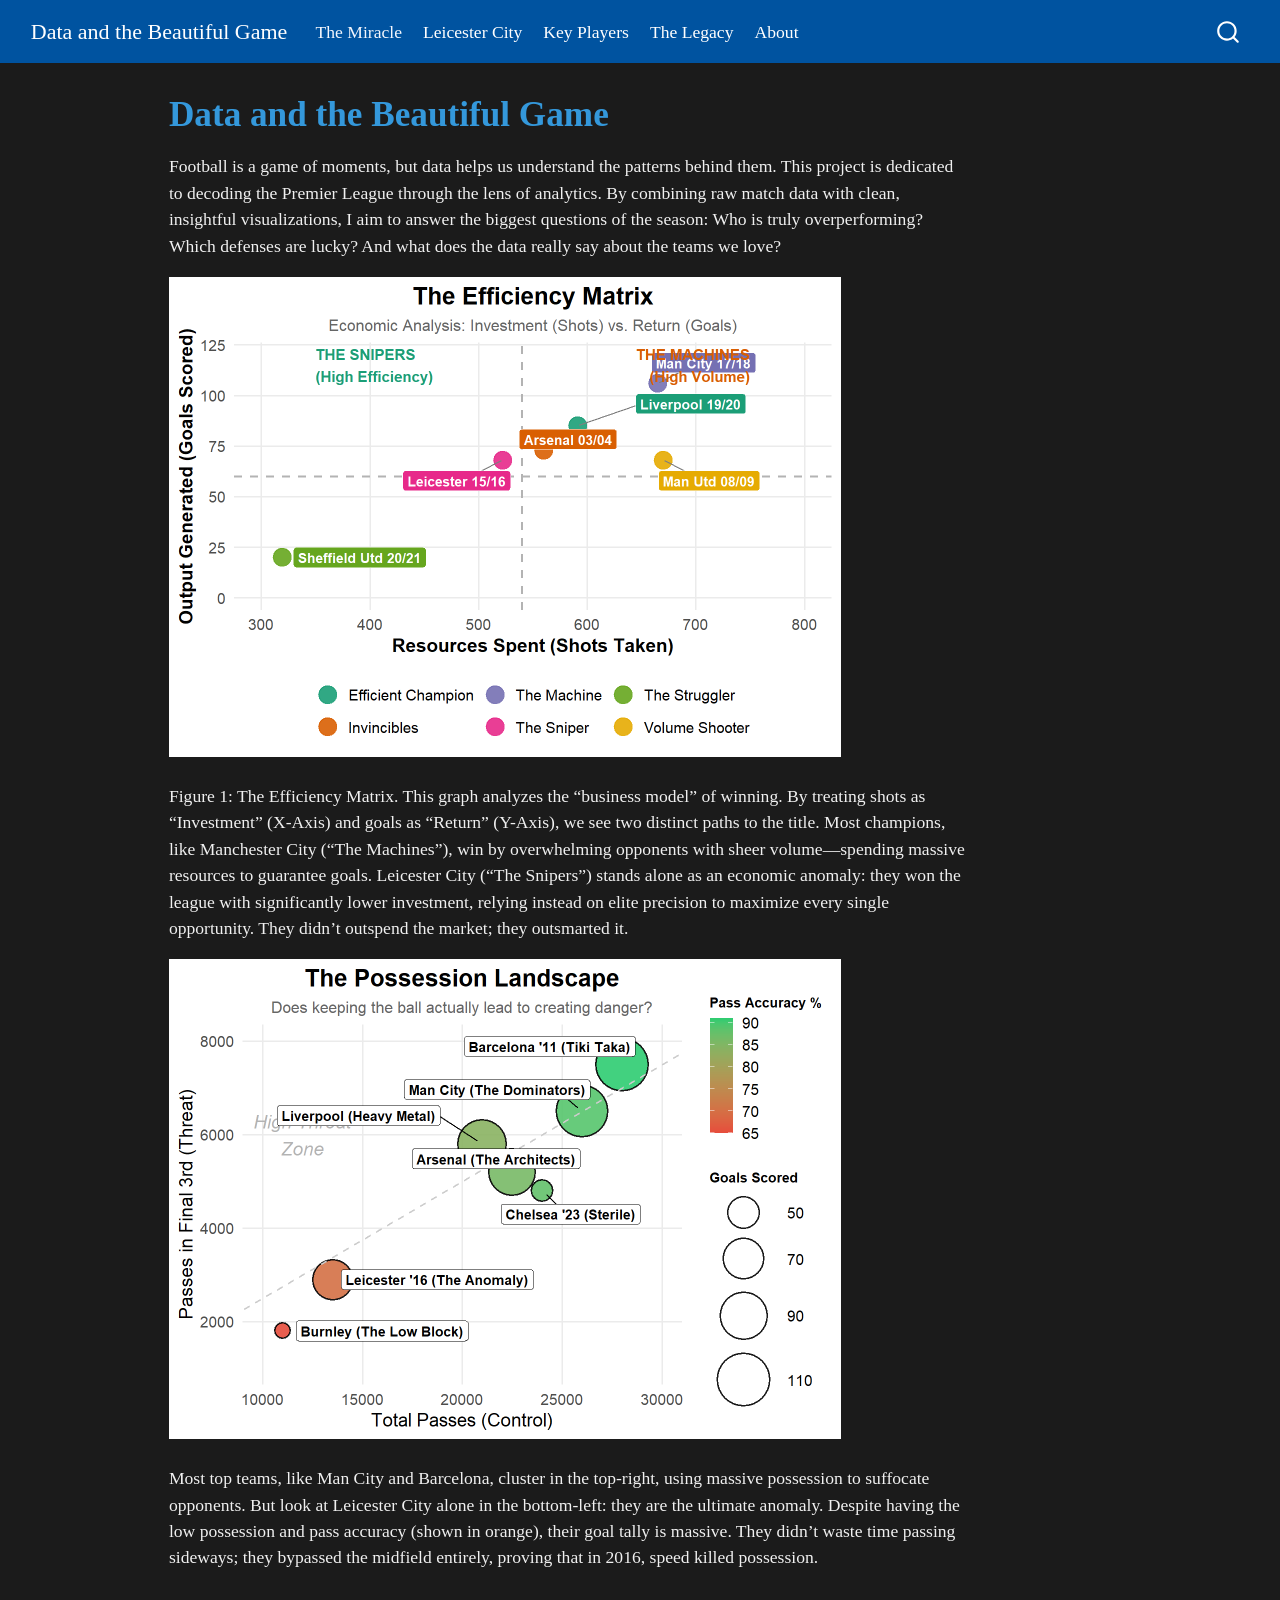
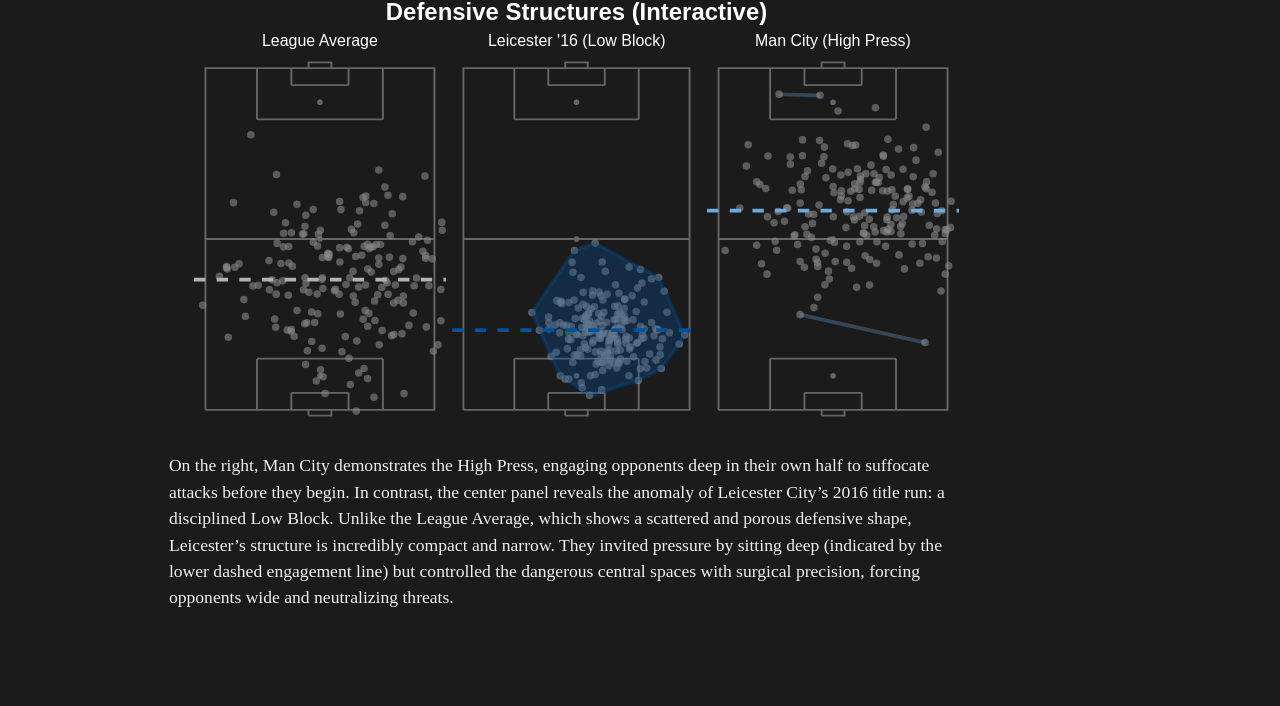
<file: index.html>
<!DOCTYPE html>
<html xmlns="http://www.w3.org/1999/xhtml" lang="en" xml:lang="en"><head>

<meta charset="utf-8">
<meta name="generator" content="quarto-1.7.32">

<meta name="viewport" content="width=device-width, initial-scale=1.0, user-scalable=yes">


<title>Data and the Beautiful Game</title>
<style>
code{white-space: pre-wrap;}
span.smallcaps{font-variant: small-caps;}
div.columns{display: flex; gap: min(4vw, 1.5em);}
div.column{flex: auto; overflow-x: auto;}
div.hanging-indent{margin-left: 1.5em; text-indent: -1.5em;}
ul.task-list{list-style: none;}
ul.task-list li input[type="checkbox"] {
  width: 0.8em;
  margin: 0 0.8em 0.2em -1em; /* quarto-specific, see https://github.com/quarto-dev/quarto-cli/issues/4556 */ 
  vertical-align: middle;
}
</style>


<script src="site_libs/quarto-nav/quarto-nav.js"></script>
<script src="site_libs/quarto-nav/headroom.min.js"></script>
<script src="site_libs/clipboard/clipboard.min.js"></script>
<script src="site_libs/quarto-search/autocomplete.umd.js"></script>
<script src="site_libs/quarto-search/fuse.min.js"></script>
<script src="site_libs/quarto-search/quarto-search.js"></script>
<meta name="quarto:offset" content="./">
<script src="site_libs/quarto-html/quarto.js" type="module"></script>
<script src="site_libs/quarto-html/tabsets/tabsets.js" type="module"></script>
<script src="site_libs/quarto-html/popper.min.js"></script>
<script src="site_libs/quarto-html/tippy.umd.min.js"></script>
<script src="site_libs/quarto-html/anchor.min.js"></script>
<link href="site_libs/quarto-html/tippy.css" rel="stylesheet">
<link href="site_libs/quarto-html/quarto-syntax-highlighting-dark-2fef5ea3f8957b3e4ecc936fc74692ca.css" rel="stylesheet" id="quarto-text-highlighting-styles">
<script src="site_libs/bootstrap/bootstrap.min.js"></script>
<link href="site_libs/bootstrap/bootstrap-icons.css" rel="stylesheet">
<link href="site_libs/bootstrap/bootstrap-27c6b576c805509423db8bed79d89eeb.min.css" rel="stylesheet" append-hash="true" id="quarto-bootstrap" data-mode="dark">
<script id="quarto-search-options" type="application/json">{
  "location": "navbar",
  "copy-button": false,
  "collapse-after": 3,
  "panel-placement": "end",
  "type": "overlay",
  "limit": 50,
  "keyboard-shortcut": [
    "f",
    "/",
    "s"
  ],
  "show-item-context": false,
  "language": {
    "search-no-results-text": "No results",
    "search-matching-documents-text": "matching documents",
    "search-copy-link-title": "Copy link to search",
    "search-hide-matches-text": "Hide additional matches",
    "search-more-match-text": "more match in this document",
    "search-more-matches-text": "more matches in this document",
    "search-clear-button-title": "Clear",
    "search-text-placeholder": "",
    "search-detached-cancel-button-title": "Cancel",
    "search-submit-button-title": "Submit",
    "search-label": "Search"
  }
}</script>
<link href="site_libs/htmltools-fill-0.5.9/fill.css" rel="stylesheet">

<script src="site_libs/htmlwidgets-1.6.4/htmlwidgets.js"></script>

<script src="site_libs/plotly-binding-4.11.0/plotly.js"></script>

<script src="site_libs/typedarray-0.1/typedarray.min.js"></script>

<script src="site_libs/jquery-3.5.1/jquery.min.js"></script>

<link href="site_libs/crosstalk-1.2.2/css/crosstalk.min.css" rel="stylesheet">

<script src="site_libs/crosstalk-1.2.2/js/crosstalk.min.js"></script>

<link href="site_libs/plotly-htmlwidgets-css-2.11.1/plotly-htmlwidgets.css" rel="stylesheet">

<script src="site_libs/plotly-main-2.11.1/plotly-latest.min.js"></script>



<link rel="stylesheet" href="styles.css">
</head>

<body class="nav-fixed quarto-light">

<div id="quarto-search-results"></div>
  <header id="quarto-header" class="headroom fixed-top">
    <nav class="navbar navbar-expand-lg " data-bs-theme="dark">
      <div class="navbar-container container-fluid">
      <div class="navbar-brand-container mx-auto">
    <a class="navbar-brand" href="./index.html">
    <span class="navbar-title">Data and the Beautiful Game</span>
    </a>
  </div>
            <div id="quarto-search" class="" title="Search"></div>
          <button class="navbar-toggler" type="button" data-bs-toggle="collapse" data-bs-target="#navbarCollapse" aria-controls="navbarCollapse" role="menu" aria-expanded="false" aria-label="Toggle navigation" onclick="if (window.quartoToggleHeadroom) { window.quartoToggleHeadroom(); }">
  <span class="navbar-toggler-icon"></span>
</button>
          <div class="collapse navbar-collapse" id="navbarCollapse">
            <ul class="navbar-nav navbar-nav-scroll me-auto">
  <li class="nav-item">
    <a class="nav-link active" href="./index.html" aria-current="page"> 
<span class="menu-text">The Miracle</span></a>
  </li>  
  <li class="nav-item">
    <a class="nav-link" href="./leicestercity.html"> 
<span class="menu-text">Leicester City</span></a>
  </li>  
  <li class="nav-item">
    <a class="nav-link" href="./keyplayers.html"> 
<span class="menu-text">Key Players</span></a>
  </li>  
  <li class="nav-item">
    <a class="nav-link" href="./legacy.html"> 
<span class="menu-text">The Legacy</span></a>
  </li>  
  <li class="nav-item">
    <a class="nav-link" href="./about.html"> 
<span class="menu-text">About</span></a>
  </li>  
</ul>
          </div> <!-- /navcollapse -->
            <div class="quarto-navbar-tools">
</div>
      </div> <!-- /container-fluid -->
    </nav>
</header>
<!-- content -->
<div id="quarto-content" class="quarto-container page-columns page-rows-contents page-layout-article page-navbar">
<!-- sidebar -->
<!-- margin-sidebar -->
    <div id="quarto-margin-sidebar" class="sidebar margin-sidebar zindex-bottom">
        
    </div>
<!-- main -->
<main class="content" id="quarto-document-content">

<header id="title-block-header" class="quarto-title-block default">
<div class="quarto-title">
<h1 class="title">Data and the Beautiful Game</h1>
</div>



<div class="quarto-title-meta">

    
  
    
  </div>
  


</header>


<p>Football is a game of moments, but data helps us understand the patterns behind them. This project is dedicated to decoding the Premier League through the lens of analytics. By combining raw match data with clean, insightful visualizations, I aim to answer the biggest questions of the season: Who is truly overperforming? Which defenses are lucky? And what does the data really say about the teams we love?</p>
<div class="cell">
<div class="cell-output-display">
<div>
<figure class="figure">
<p><img src="index_files/figure-html/unnamed-chunk-1-1.png" class="img-fluid figure-img" width="672"></p>
</figure>
</div>
</div>
</div>
<p>Figure 1: The Efficiency Matrix. This graph analyzes the “business model” of winning. By treating shots as “Investment” (X-Axis) and goals as “Return” (Y-Axis), we see two distinct paths to the title. Most champions, like Manchester City (“The Machines”), win by overwhelming opponents with sheer volume—spending massive resources to guarantee goals. Leicester City (“The Snipers”) stands alone as an economic anomaly: they won the league with significantly lower investment, relying instead on elite precision to maximize every single opportunity. They didn’t outspend the market; they outsmarted it.</p>
<div class="cell">
<div class="cell-output-display">
<div>
<figure class="figure">
<p><img src="index_files/figure-html/unnamed-chunk-2-1.png" class="img-fluid figure-img" width="672"></p>
</figure>
</div>
</div>
</div>
<p>Most top teams, like Man City and Barcelona, cluster in the top-right, using massive possession to suffocate opponents. But look at Leicester City alone in the bottom-left: they are the ultimate anomaly. Despite having the low possession and pass accuracy (shown in orange), their goal tally is massive. They didn’t waste time passing sideways; they bypassed the midfield entirely, proving that in 2016, speed killed possession.</p>
<div class="cell">
<div class="cell-output-display">
<div class="plotly html-widget html-fill-item" id="htmlwidget-1c8ea6eee0bcddbd4c75" style="width:100%;height:464px;"></div>
<script type="application/json" data-for="htmlwidget-1c8ea6eee0bcddbd4c75">{"x":{"data":[{"x":[0,80,80,0,0],"y":[0,0,120,120,0],"text":"","type":"scatter","mode":"lines","line":{"width":1.8897637795275593,"color":"rgba(102,102,102,1)","dash":"solid"},"fill":"toself","fillcolor":"rgba(27,27,27,1)","hoveron":"fills","showlegend":false,"xaxis":"x","yaxis":"y","hoverinfo":"text","frame":null},{"x":[0,80,80,0,0],"y":[0,0,120,120,0],"text":"","type":"scatter","mode":"lines","line":{"width":1.8897637795275593,"color":"rgba(102,102,102,1)","dash":"solid"},"fill":"toself","fillcolor":"rgba(27,27,27,1)","hoveron":"fills","showlegend":false,"xaxis":"x2","yaxis":"y","hoverinfo":"text","frame":null},{"x":[0,80,80,0,0],"y":[0,0,120,120,0],"text":"","type":"scatter","mode":"lines","line":{"width":1.8897637795275593,"color":"rgba(102,102,102,1)","dash":"solid"},"fill":"toself","fillcolor":"rgba(27,27,27,1)","hoveron":"fills","showlegend":false,"xaxis":"x3","yaxis":"y","hoverinfo":"text","frame":null},{"showlegend":false,"xaxis":"x","yaxis":"y","hoverinfo":"text","mode":"","frame":null},{"showlegend":false,"xaxis":"x2","yaxis":"y","hoverinfo":"text","mode":"","frame":null},{"showlegend":false,"xaxis":"x3","yaxis":"y","hoverinfo":"text","mode":"","frame":null},{"x":[40],"y":[60],"text":"","type":"scatter","mode":"markers","marker":{"autocolorscale":false,"color":"rgba(102,102,102,1)","opacity":1,"size":3.7795275590551185,"symbol":"circle","line":{"width":1.8897637795275593,"color":"rgba(102,102,102,1)"}},"hoveron":"points","showlegend":false,"xaxis":"x","yaxis":"y","hoverinfo":"text","frame":null},{"x":[40],"y":[60],"text":"","type":"scatter","mode":"markers","marker":{"autocolorscale":false,"color":"rgba(102,102,102,1)","opacity":1,"size":3.7795275590551185,"symbol":"circle","line":{"width":1.8897637795275593,"color":"rgba(102,102,102,1)"}},"hoveron":"points","showlegend":false,"xaxis":"x2","yaxis":"y","hoverinfo":"text","frame":null},{"x":[40],"y":[60],"text":"","type":"scatter","mode":"markers","marker":{"autocolorscale":false,"color":"rgba(102,102,102,1)","opacity":1,"size":3.7795275590551185,"symbol":"circle","line":{"width":1.8897637795275593,"color":"rgba(102,102,102,1)"}},"hoveron":"points","showlegend":false,"xaxis":"x3","yaxis":"y","hoverinfo":"text","frame":null},{"x":[0,80],"y":[60,60],"text":"","type":"scatter","mode":"lines","line":{"width":1.8897637795275593,"color":"rgba(102,102,102,1)","dash":"solid"},"hoveron":"points","showlegend":false,"xaxis":"x","yaxis":"y","hoverinfo":"text","frame":null},{"x":[0,80],"y":[60,60],"text":"","type":"scatter","mode":"lines","line":{"width":1.8897637795275593,"color":"rgba(102,102,102,1)","dash":"solid"},"hoveron":"points","showlegend":false,"xaxis":"x2","yaxis":"y","hoverinfo":"text","frame":null},{"x":[0,80],"y":[60,60],"text":"","type":"scatter","mode":"lines","line":{"width":1.8897637795275593,"color":"rgba(102,102,102,1)","dash":"solid"},"hoveron":"points","showlegend":false,"xaxis":"x3","yaxis":"y","hoverinfo":"text","frame":null},{"x":[18,18],"y":[102,120],"text":"","type":"scatter","mode":"lines","line":{"width":1.8897637795275593,"color":"rgba(102,102,102,1)","dash":"solid"},"hoveron":"points","showlegend":false,"xaxis":"x","yaxis":"y","hoverinfo":"text","frame":null},{"x":[18,18],"y":[102,120],"text":"","type":"scatter","mode":"lines","line":{"width":1.8897637795275593,"color":"rgba(102,102,102,1)","dash":"solid"},"hoveron":"points","showlegend":false,"xaxis":"x2","yaxis":"y","hoverinfo":"text","frame":null},{"x":[18,18],"y":[102,120],"text":"","type":"scatter","mode":"lines","line":{"width":1.8897637795275593,"color":"rgba(102,102,102,1)","dash":"solid"},"hoveron":"points","showlegend":false,"xaxis":"x3","yaxis":"y","hoverinfo":"text","frame":null},{"x":[18,62],"y":[102,102],"text":"","type":"scatter","mode":"lines","line":{"width":1.8897637795275593,"color":"rgba(102,102,102,1)","dash":"solid"},"hoveron":"points","showlegend":false,"xaxis":"x","yaxis":"y","hoverinfo":"text","frame":null},{"x":[18,62],"y":[102,102],"text":"","type":"scatter","mode":"lines","line":{"width":1.8897637795275593,"color":"rgba(102,102,102,1)","dash":"solid"},"hoveron":"points","showlegend":false,"xaxis":"x2","yaxis":"y","hoverinfo":"text","frame":null},{"x":[18,62],"y":[102,102],"text":"","type":"scatter","mode":"lines","line":{"width":1.8897637795275593,"color":"rgba(102,102,102,1)","dash":"solid"},"hoveron":"points","showlegend":false,"xaxis":"x3","yaxis":"y","hoverinfo":"text","frame":null},{"x":[62,62],"y":[102,120],"text":"","type":"scatter","mode":"lines","line":{"width":1.8897637795275593,"color":"rgba(102,102,102,1)","dash":"solid"},"hoveron":"points","showlegend":false,"xaxis":"x","yaxis":"y","hoverinfo":"text","frame":null},{"x":[62,62],"y":[102,120],"text":"","type":"scatter","mode":"lines","line":{"width":1.8897637795275593,"color":"rgba(102,102,102,1)","dash":"solid"},"hoveron":"points","showlegend":false,"xaxis":"x2","yaxis":"y","hoverinfo":"text","frame":null},{"x":[62,62],"y":[102,120],"text":"","type":"scatter","mode":"lines","line":{"width":1.8897637795275593,"color":"rgba(102,102,102,1)","dash":"solid"},"hoveron":"points","showlegend":false,"xaxis":"x3","yaxis":"y","hoverinfo":"text","frame":null},{"x":[40],"y":[108],"text":"","type":"scatter","mode":"markers","marker":{"autocolorscale":false,"color":"rgba(102,102,102,1)","opacity":1,"size":3.7795275590551185,"symbol":"circle","line":{"width":1.8897637795275593,"color":"rgba(102,102,102,1)"}},"hoveron":"points","showlegend":false,"xaxis":"x","yaxis":"y","hoverinfo":"text","frame":null},{"x":[40],"y":[108],"text":"","type":"scatter","mode":"markers","marker":{"autocolorscale":false,"color":"rgba(102,102,102,1)","opacity":1,"size":3.7795275590551185,"symbol":"circle","line":{"width":1.8897637795275593,"color":"rgba(102,102,102,1)"}},"hoveron":"points","showlegend":false,"xaxis":"x2","yaxis":"y","hoverinfo":"text","frame":null},{"x":[40],"y":[108],"text":"","type":"scatter","mode":"markers","marker":{"autocolorscale":false,"color":"rgba(102,102,102,1)","opacity":1,"size":3.7795275590551185,"symbol":"circle","line":{"width":1.8897637795275593,"color":"rgba(102,102,102,1)"}},"hoveron":"points","showlegend":false,"xaxis":"x3","yaxis":"y","hoverinfo":"text","frame":null},{"x":[18,18],"y":[0,18],"text":"","type":"scatter","mode":"lines","line":{"width":1.8897637795275593,"color":"rgba(102,102,102,1)","dash":"solid"},"hoveron":"points","showlegend":false,"xaxis":"x","yaxis":"y","hoverinfo":"text","frame":null},{"x":[18,18],"y":[0,18],"text":"","type":"scatter","mode":"lines","line":{"width":1.8897637795275593,"color":"rgba(102,102,102,1)","dash":"solid"},"hoveron":"points","showlegend":false,"xaxis":"x2","yaxis":"y","hoverinfo":"text","frame":null},{"x":[18,18],"y":[0,18],"text":"","type":"scatter","mode":"lines","line":{"width":1.8897637795275593,"color":"rgba(102,102,102,1)","dash":"solid"},"hoveron":"points","showlegend":false,"xaxis":"x3","yaxis":"y","hoverinfo":"text","frame":null},{"x":[18,62],"y":[18,18],"text":"","type":"scatter","mode":"lines","line":{"width":1.8897637795275593,"color":"rgba(102,102,102,1)","dash":"solid"},"hoveron":"points","showlegend":false,"xaxis":"x","yaxis":"y","hoverinfo":"text","frame":null},{"x":[18,62],"y":[18,18],"text":"","type":"scatter","mode":"lines","line":{"width":1.8897637795275593,"color":"rgba(102,102,102,1)","dash":"solid"},"hoveron":"points","showlegend":false,"xaxis":"x2","yaxis":"y","hoverinfo":"text","frame":null},{"x":[18,62],"y":[18,18],"text":"","type":"scatter","mode":"lines","line":{"width":1.8897637795275593,"color":"rgba(102,102,102,1)","dash":"solid"},"hoveron":"points","showlegend":false,"xaxis":"x3","yaxis":"y","hoverinfo":"text","frame":null},{"x":[62,62],"y":[0,18],"text":"","type":"scatter","mode":"lines","line":{"width":1.8897637795275593,"color":"rgba(102,102,102,1)","dash":"solid"},"hoveron":"points","showlegend":false,"xaxis":"x","yaxis":"y","hoverinfo":"text","frame":null},{"x":[62,62],"y":[0,18],"text":"","type":"scatter","mode":"lines","line":{"width":1.8897637795275593,"color":"rgba(102,102,102,1)","dash":"solid"},"hoveron":"points","showlegend":false,"xaxis":"x2","yaxis":"y","hoverinfo":"text","frame":null},{"x":[62,62],"y":[0,18],"text":"","type":"scatter","mode":"lines","line":{"width":1.8897637795275593,"color":"rgba(102,102,102,1)","dash":"solid"},"hoveron":"points","showlegend":false,"xaxis":"x3","yaxis":"y","hoverinfo":"text","frame":null},{"x":[40],"y":[12],"text":"","type":"scatter","mode":"markers","marker":{"autocolorscale":false,"color":"rgba(102,102,102,1)","opacity":1,"size":3.7795275590551185,"symbol":"circle","line":{"width":1.8897637795275593,"color":"rgba(102,102,102,1)"}},"hoveron":"points","showlegend":false,"xaxis":"x","yaxis":"y","hoverinfo":"text","frame":null},{"x":[40],"y":[12],"text":"","type":"scatter","mode":"markers","marker":{"autocolorscale":false,"color":"rgba(102,102,102,1)","opacity":1,"size":3.7795275590551185,"symbol":"circle","line":{"width":1.8897637795275593,"color":"rgba(102,102,102,1)"}},"hoveron":"points","showlegend":false,"xaxis":"x2","yaxis":"y","hoverinfo":"text","frame":null},{"x":[40],"y":[12],"text":"","type":"scatter","mode":"markers","marker":{"autocolorscale":false,"color":"rgba(102,102,102,1)","opacity":1,"size":3.7795275590551185,"symbol":"circle","line":{"width":1.8897637795275593,"color":"rgba(102,102,102,1)"}},"hoveron":"points","showlegend":false,"xaxis":"x3","yaxis":"y","hoverinfo":"text","frame":null},{"x":[30,30],"y":[114,120],"text":"","type":"scatter","mode":"lines","line":{"width":1.8897637795275593,"color":"rgba(102,102,102,1)","dash":"solid"},"hoveron":"points","showlegend":false,"xaxis":"x","yaxis":"y","hoverinfo":"text","frame":null},{"x":[30,30],"y":[114,120],"text":"","type":"scatter","mode":"lines","line":{"width":1.8897637795275593,"color":"rgba(102,102,102,1)","dash":"solid"},"hoveron":"points","showlegend":false,"xaxis":"x2","yaxis":"y","hoverinfo":"text","frame":null},{"x":[30,30],"y":[114,120],"text":"","type":"scatter","mode":"lines","line":{"width":1.8897637795275593,"color":"rgba(102,102,102,1)","dash":"solid"},"hoveron":"points","showlegend":false,"xaxis":"x3","yaxis":"y","hoverinfo":"text","frame":null},{"x":[30,50],"y":[114,114],"text":"","type":"scatter","mode":"lines","line":{"width":1.8897637795275593,"color":"rgba(102,102,102,1)","dash":"solid"},"hoveron":"points","showlegend":false,"xaxis":"x","yaxis":"y","hoverinfo":"text","frame":null},{"x":[30,50],"y":[114,114],"text":"","type":"scatter","mode":"lines","line":{"width":1.8897637795275593,"color":"rgba(102,102,102,1)","dash":"solid"},"hoveron":"points","showlegend":false,"xaxis":"x2","yaxis":"y","hoverinfo":"text","frame":null},{"x":[30,50],"y":[114,114],"text":"","type":"scatter","mode":"lines","line":{"width":1.8897637795275593,"color":"rgba(102,102,102,1)","dash":"solid"},"hoveron":"points","showlegend":false,"xaxis":"x3","yaxis":"y","hoverinfo":"text","frame":null},{"x":[50,50],"y":[114,120],"text":"","type":"scatter","mode":"lines","line":{"width":1.8897637795275593,"color":"rgba(102,102,102,1)","dash":"solid"},"hoveron":"points","showlegend":false,"xaxis":"x","yaxis":"y","hoverinfo":"text","frame":null},{"x":[50,50],"y":[114,120],"text":"","type":"scatter","mode":"lines","line":{"width":1.8897637795275593,"color":"rgba(102,102,102,1)","dash":"solid"},"hoveron":"points","showlegend":false,"xaxis":"x2","yaxis":"y","hoverinfo":"text","frame":null},{"x":[50,50],"y":[114,120],"text":"","type":"scatter","mode":"lines","line":{"width":1.8897637795275593,"color":"rgba(102,102,102,1)","dash":"solid"},"hoveron":"points","showlegend":false,"xaxis":"x3","yaxis":"y","hoverinfo":"text","frame":null},{"x":[30,30],"y":[0,6],"text":"","type":"scatter","mode":"lines","line":{"width":1.8897637795275593,"color":"rgba(102,102,102,1)","dash":"solid"},"hoveron":"points","showlegend":false,"xaxis":"x","yaxis":"y","hoverinfo":"text","frame":null},{"x":[30,30],"y":[0,6],"text":"","type":"scatter","mode":"lines","line":{"width":1.8897637795275593,"color":"rgba(102,102,102,1)","dash":"solid"},"hoveron":"points","showlegend":false,"xaxis":"x2","yaxis":"y","hoverinfo":"text","frame":null},{"x":[30,30],"y":[0,6],"text":"","type":"scatter","mode":"lines","line":{"width":1.8897637795275593,"color":"rgba(102,102,102,1)","dash":"solid"},"hoveron":"points","showlegend":false,"xaxis":"x3","yaxis":"y","hoverinfo":"text","frame":null},{"x":[30,50],"y":[6,6],"text":"","type":"scatter","mode":"lines","line":{"width":1.8897637795275593,"color":"rgba(102,102,102,1)","dash":"solid"},"hoveron":"points","showlegend":false,"xaxis":"x","yaxis":"y","hoverinfo":"text","frame":null},{"x":[30,50],"y":[6,6],"text":"","type":"scatter","mode":"lines","line":{"width":1.8897637795275593,"color":"rgba(102,102,102,1)","dash":"solid"},"hoveron":"points","showlegend":false,"xaxis":"x2","yaxis":"y","hoverinfo":"text","frame":null},{"x":[30,50],"y":[6,6],"text":"","type":"scatter","mode":"lines","line":{"width":1.8897637795275593,"color":"rgba(102,102,102,1)","dash":"solid"},"hoveron":"points","showlegend":false,"xaxis":"x3","yaxis":"y","hoverinfo":"text","frame":null},{"x":[50,50],"y":[0,6],"text":"","type":"scatter","mode":"lines","line":{"width":1.8897637795275593,"color":"rgba(102,102,102,1)","dash":"solid"},"hoveron":"points","showlegend":false,"xaxis":"x","yaxis":"y","hoverinfo":"text","frame":null},{"x":[50,50],"y":[0,6],"text":"","type":"scatter","mode":"lines","line":{"width":1.8897637795275593,"color":"rgba(102,102,102,1)","dash":"solid"},"hoveron":"points","showlegend":false,"xaxis":"x2","yaxis":"y","hoverinfo":"text","frame":null},{"x":[50,50],"y":[0,6],"text":"","type":"scatter","mode":"lines","line":{"width":1.8897637795275593,"color":"rgba(102,102,102,1)","dash":"solid"},"hoveron":"points","showlegend":false,"xaxis":"x3","yaxis":"y","hoverinfo":"text","frame":null},{"x":[36,44,44,36,36],"y":[120,120,122,122,120],"text":"","type":"scatter","mode":"lines","line":{"width":1.8897637795275593,"color":"rgba(102,102,102,1)","dash":"solid"},"fill":"toself","fillcolor":"rgba(27,27,27,1)","hoveron":"fills","showlegend":false,"xaxis":"x","yaxis":"y","hoverinfo":"text","frame":null},{"x":[36,44,44,36,36],"y":[120,120,122,122,120],"text":"","type":"scatter","mode":"lines","line":{"width":1.8897637795275593,"color":"rgba(102,102,102,1)","dash":"solid"},"fill":"toself","fillcolor":"rgba(27,27,27,1)","hoveron":"fills","showlegend":false,"xaxis":"x2","yaxis":"y","hoverinfo":"text","frame":null},{"x":[36,44,44,36,36],"y":[120,120,122,122,120],"text":"","type":"scatter","mode":"lines","line":{"width":1.8897637795275593,"color":"rgba(102,102,102,1)","dash":"solid"},"fill":"toself","fillcolor":"rgba(27,27,27,1)","hoveron":"fills","showlegend":false,"xaxis":"x3","yaxis":"y","hoverinfo":"text","frame":null},{"x":[36,44,44,36,36],"y":[-2,-2,0,0,-2],"text":"","type":"scatter","mode":"lines","line":{"width":1.8897637795275593,"color":"rgba(102,102,102,1)","dash":"solid"},"fill":"toself","fillcolor":"rgba(27,27,27,1)","hoveron":"fills","showlegend":false,"xaxis":"x","yaxis":"y","hoverinfo":"text","frame":null},{"x":[36,44,44,36,36],"y":[-2,-2,0,0,-2],"text":"","type":"scatter","mode":"lines","line":{"width":1.8897637795275593,"color":"rgba(102,102,102,1)","dash":"solid"},"fill":"toself","fillcolor":"rgba(27,27,27,1)","hoveron":"fills","showlegend":false,"xaxis":"x2","yaxis":"y","hoverinfo":"text","frame":null},{"x":[36,44,44,36,36],"y":[-2,-2,0,0,-2],"text":"","type":"scatter","mode":"lines","line":{"width":1.8897637795275593,"color":"rgba(102,102,102,1)","dash":"solid"},"fill":"toself","fillcolor":"rgba(27,27,27,1)","hoveron":"fills","showlegend":false,"xaxis":"x3","yaxis":"y","hoverinfo":"text","frame":null},{"x":[54.627598094689617,10.278631872467706,null,null,31.967571180877314,65.784145166692497,79.232694144353218,null,77.604389298651085,57.108291530259834,13.975102520301924,28.976269381272381,65.754902108478447,43.26010664484928,55.079926822905342,52.870919722264681,35.624803099562079,24.824446301615332,null,50.623934478839836,29.090083952316352,41.111405886714508,null,47.13287167684436,74.495086804978229,52.311893232498136,52.477779115202821,31.981659550340122,60.556608573624672,82.235325951849333,61.601683221953543,65.240472067342182,42.870104102201921,34.258795211292757,13.438339115612848,26.982695146491299,null,null,53.555417428586836,55.110381795991607,null,null,40.216540370759823,-0.9421648687256905,71.103099071660978,82.715377018889967,40.885234411232958,34.702052960511438,50.987726035063872,37.66994384929626,53.534407779257009,46.888525514469045,55.797906558566218,40.854714196955676,47.335626066524704,51.668209054972408,41.03940407867907,34.761218379985429,null,56.034515186421629,41.784078160809706,null,22.185000229082252,48.879972308821486,63.772124981740248,23.862870150271849,34.786633558810195,53.852212079335452,24.737201746248676,26.392412881715135,9.7928737235383849,65.826567436007792,18.463408785040897,49.930709607068877,29.158341325389049,69.180570998357581,25.040450303674259,35.110935297524627,75.955967624154795,59.094573517591719,38.724548284918747,59.659747269223224,69.179516781461672,null,27.329813439810724,7.6039235068846622,60.71842750839533,null,39.029031094023516,72.606530343319008,57.805027674192843,56.654438930109208,55.987011444606679,49.105267960899546,36.131897653423437,29.895350493690675,46.692478580763947,50.134963252203967,50.434817735185646,46.872551646350423,56.657260491815201,16.572045374600023,40.717870337788234,35.011817140759781,63.473927315752107,34.353490878376235,60.584048317222546,61.161976779216388,37.644263781480724,35.063873164197062,49.386236342765194,58.867946498226232,27.965698085140467,65.051090044279505,37.134305600948295,73.751895026003154,43.067849175828421,67.56014833565041,7.320030845573136,82.239642577602751,46.980120984512865,68.287027153529166,42.738204510589263,null,77.182192877041388,67.29857679666803,79.646263946512292,39.441151024108692,7.9719331276656291,11.775520766186418,39.213497818392597,null,40.763195692404764,45.407037241568219,null,29.992228619569211,61.712219286777255,57.187525779182138,76.993452005743052,55.395804141066534,30.024784393530382,55.93499696509646,62.701258361554807,4.8696839758174235,null,null,56.712052445721987,68.9270720642008,51.555344310218111,42.725278810965797,60.556189949629477,57.92626138057355,31.009114203733237,72.945455724875217,82.542816120878669,null,52.66760790133003,27.278632674298418,64.526443019834645,37.081024796131757,58.533797531631322,53.184108576180869,null,40.14792293674018,38.143830037274526,81.232448754048349,15.856360606246469,24.191463609007442,35.439776716425712,68.660103201052209,24.548185774347324,76.674525127616207,69.381955981461402,7.3932452704358198,33.926774602069116,58.850131793736445,68.975448704598051,51.841998729432419,72.328040147831302,66.370528660566293,30.367600848392442,55.451024945013472,47.687742344231161,56.7087703324339,null,null,63.792339256142583,45.055032142941378,59.20558332826652,25.046534979618428,76.895003849178124,62.959896157273612,78.055259832505755,60.194010813781347,62.691488426013478,28.564094019916674,22.36361944302913,39.185485418719438,23.279527401439687,64.275378093600793],"y":[54.31174250375048,50.059829514912913,25.710469730004093,54.853715408968945,72.233293293355786,37.512858325833371,53.025983431535074,39.153987643351073,59.530248405155675,33.886795141159439,32.859988590596835,40.230919962126045,48.590101011908288,54.570584384787658,74.567053314824122,24.15621091739601,20.762737389094038,82.612181267296378,77.889902248459634,8.8912576657370437,57.385305594070914,11.61207327311056,52.01076157034467,33.669274651921405,60.73874392729644,37.825065527851066,53.826166952714246,34.894697838845005,84.19161452424072,42.290118718428275,42.989807607400643,68.900236633738885,54.956063385966331,42.150250752020682,38.754175438356583,45.314389883772471,35.534724679709477,41.345068031968012,43.174337281415141,31.847238291762757,47.386784776331403,27.366033755343892,14.060644050531554,36.731089555437698,29.676540980078912,63.043953945557774,46.409570817608291,30.280463933032667,63.391812174630125,58.895424408169269,12.974779548828835,56.953215502782271,34.868192854128779,53.535112905360265,70.317982047907776,39.984748240455758,42.606867357657364,64.448851170659665,47.614976066120938,75.101443746196864,5.7763804883484795,57.744281090831834,52.478195631126383,25.746326985890324,75.356944394833448,69.417864208042346,46.36161135976495,69.898049851881353,40.644093172398271,51.368711634573444,72.768855888869638,26.454130805099858,43.768932136871669,56.601038774300065,51.574693334828183,37.52541967251927,44.636706921201977,44.496258702638492,55.694493903041845,38.256257792152439,10.159287835072085,58.090280836104924,39.963649321297154,57.345146778016961,62.020018617951862,49.468592786114499,22.878986011814291,37.010019708509816,40.663975948066245,34.048368738171931,57.160188370715517,11.047352746144945,72.800421809230727,44.030287977998874,41.316977780690785,27.571326986591494,40.580924000672489,18.125985908559603,46.392612090739448,73.194753537813625,58.177966528267682,43.525573805003376,45.876697814702325,15.940911687000796,44.666530139735158,61.808310119012582,51.132183463075705,58.035624095597349,70.367815024201562,68.325527927935568,57.084930195462746,4.4161609916586997,65.674407895816572,26.075936038341329,24.046805153331292,46.325379125171587,53.499404213873078,49.289034120010754,49.981883547984481,31.334890837461739,51.938838157644476,50.129333292664015,54.759813950003469,28.223278445030534,29.145578699379378,38.502295349180201,20.563446614213444,61.700734147841985,25.50957568132646,51.28983102462626,33.777139007218672,27.192083490174468,21.67512846808911,42.339159157269201,54.960579021445696,28.254444347021614,27.874611440476983,56.626826059413816,54.164364256672201,14.571709619265626,62.221443838263326,43.876319266015088,78.286376567555308,46.874905842958249,63.477565457201159,43.932464686532761,49.433441064846789,74.870524796479614,48.66794201342389,53.765611956743278,53.316365328021057,48.447130597012823,25.862712321191047,43.618279734292067,65.832176104246784,6.2276478076892943,-0.40587091813230813,57.239304440862313,61.217157547855606,34.353932274388733,57.271940752515377,65.270008050768766,32.42387745656837,63.063372668841595,30.664508022240728,22.833241549493412,96.57020508422903,31.877639262282329,30.632641049769774,26.727437829000376,29.036482834294119,82.06890886037452,5.7205029956471876,50.298174820841965,61.712999309981889,72.452060980356777,53.110948737407639,62.168762342693633,59.018587470549598,43.887346178936504,50.47513430636311,57.443068928615801,20.448895067767854,29.34354562068112,37.208672155735947,76.593000974226953,40.63178130304712,41.821761501050574,31.400892856353646,58.460512478745365,53.210027993166122,45.520713712371162,43.610301996421548,40.422263290395222,64.861273413559886,28.070384571217655,42.195660503182559,57.519224812220358,45.651676849673208,53.588070473343357],"text":["<b> Center Back <\/b><br> Action: Tackle <br> Minute: 31 '<br> Location: 54.3 , 54.6","<b> Midfielder <\/b><br> Action: Tackle <br> Minute: 84 '<br> Location: 50.1 , 10.3","<b> Winger <\/b><br> Action: Interception <br> Minute: 36 '<br> Location: 25.7 , 94.9","<b> Midfielder <\/b><br> Action: Recovery <br> Minute: 27 '<br> Location: 54.9 , 107.3","<b> Midfielder <\/b><br> Action: Interception <br> Minute: 58 '<br> Location: 72.2 , 32","<b> Winger <\/b><br> Action: Interception <br> Minute: 3 '<br> Location: 37.5 , 65.8","<b> Midfielder <\/b><br> Action: Block <br> Minute: 87 '<br> Location: 53 , 79.2","<b> Full Back <\/b><br> Action: Interception <br> Minute: 81 '<br> Location: 39.2 , 84.9","<b> Winger <\/b><br> Action: Block <br> Minute: 32 '<br> Location: 59.5 , 77.6","<b> Midfielder <\/b><br> Action: Recovery <br> Minute: 28 '<br> Location: 33.9 , 57.1","<b> Winger <\/b><br> Action: Recovery <br> Minute: 36 '<br> Location: 32.9 , 14","<b> Center Back <\/b><br> Action: Recovery <br> Minute: 29 '<br> Location: 40.2 , 29","<b> Winger <\/b><br> Action: Interception <br> Minute: 32 '<br> Location: 48.6 , 65.8","<b> Winger <\/b><br> Action: Tackle <br> Minute: 10 '<br> Location: 54.6 , 43.3","<b> Winger <\/b><br> Action: Block <br> Minute: 78 '<br> Location: 74.6 , 55.1","<b> Full Back <\/b><br> Action: Recovery <br> Minute: 78 '<br> Location: 24.2 , 52.9","<b> Winger <\/b><br> Action: Block <br> Minute: 61 '<br> Location: 20.8 , 35.6","<b> Winger <\/b><br> Action: Recovery <br> Minute: 2 '<br> Location: 82.6 , 24.8","<b> Center Back <\/b><br> Action: Interception <br> Minute: 13 '<br> Location: 77.9 , 89.8","<b> Midfielder <\/b><br> Action: Interception <br> Minute: 47 '<br> Location: 8.9 , 50.6","<b> Full Back <\/b><br> Action: Tackle <br> Minute: 13 '<br> Location: 57.4 , 29.1","<b> Winger <\/b><br> Action: Recovery <br> Minute: 44 '<br> Location: 11.6 , 41.1","<b> Midfielder <\/b><br> Action: Tackle <br> Minute: 29 '<br> Location: 52 , 120.7","<b> Midfielder <\/b><br> Action: Recovery <br> Minute: 55 '<br> Location: 33.7 , 47.1","<b> Midfielder <\/b><br> Action: Interception <br> Minute: 87 '<br> Location: 60.7 , 74.5","<b> Full Back <\/b><br> Action: Tackle <br> Minute: 61 '<br> Location: 37.8 , 52.3","<b> Full Back <\/b><br> Action: Recovery <br> Minute: 89 '<br> Location: 53.8 , 52.5","<b> Center Back <\/b><br> Action: Tackle <br> Minute: 38 '<br> Location: 34.9 , 32","<b> Winger <\/b><br> Action: Interception <br> Minute: 70 '<br> Location: 84.2 , 60.6","<b> Midfielder <\/b><br> Action: Tackle <br> Minute: 17 '<br> Location: 42.3 , 82.2","<b> Center Back <\/b><br> Action: Recovery <br> Minute: 12 '<br> Location: 43 , 61.6","<b> Midfielder <\/b><br> Action: Block <br> Minute: 83 '<br> Location: 68.9 , 65.2","<b> Winger <\/b><br> Action: Tackle <br> Minute: 55 '<br> Location: 55 , 42.9","<b> Center Back <\/b><br> Action: Interception <br> Minute: 17 '<br> Location: 42.2 , 34.3","<b> Midfielder <\/b><br> Action: Tackle <br> Minute: 57 '<br> Location: 38.8 , 13.4","<b> Winger <\/b><br> Action: Tackle <br> Minute: 89 '<br> Location: 45.3 , 27","<b> Midfielder <\/b><br> Action: Recovery <br> Minute: 34 '<br> Location: 35.5 , 96.6","<b> Winger <\/b><br> Action: Block <br> Minute: 3 '<br> Location: 41.3 , 83.3","<b> Center Back <\/b><br> Action: Block <br> Minute: 67 '<br> Location: 43.2 , 53.6","<b> Full Back <\/b><br> Action: Interception <br> Minute: 48 '<br> Location: 31.8 , 55.1","<b> Midfielder <\/b><br> Action: Interception <br> Minute: 9 '<br> Location: 47.4 , 83.6","<b> Center Back <\/b><br> Action: Interception <br> Minute: 12 '<br> Location: 27.4 , 86.1","<b> Winger <\/b><br> Action: Interception <br> Minute: 15 '<br> Location: 14.1 , 40.2","<b> Center Back <\/b><br> Action: Block <br> Minute: 28 '<br> Location: 36.7 , -0.9","<b> Midfielder <\/b><br> Action: Interception <br> Minute: 47 '<br> Location: 29.7 , 71.1","<b> Winger <\/b><br> Action: Block <br> Minute: 86 '<br> Location: 63 , 82.7","<b> Center Back <\/b><br> Action: Recovery <br> Minute: 48 '<br> Location: 46.4 , 40.9","<b> Center Back <\/b><br> Action: Recovery <br> Minute: 89 '<br> Location: 30.3 , 34.7","<b> Center Back <\/b><br> Action: Recovery <br> Minute: 62 '<br> Location: 63.4 , 51","<b> Full Back <\/b><br> Action: Block <br> Minute: 2 '<br> Location: 58.9 , 37.7","<b> Full Back <\/b><br> Action: Interception <br> Minute: 49 '<br> Location: 13 , 53.5","<b> Winger <\/b><br> Action: Tackle <br> Minute: 44 '<br> Location: 57 , 46.9","<b> Center Back <\/b><br> Action: Tackle <br> Minute: 17 '<br> Location: 34.9 , 55.8","<b> Winger <\/b><br> Action: Tackle <br> Minute: 10 '<br> Location: 53.5 , 40.9","<b> Full Back <\/b><br> Action: Interception <br> Minute: 70 '<br> Location: 70.3 , 47.3","<b> Center Back <\/b><br> Action: Block <br> Minute: 47 '<br> Location: 40 , 51.7","<b> Winger <\/b><br> Action: Interception <br> Minute: 18 '<br> Location: 42.6 , 41","<b> Midfielder <\/b><br> Action: Block <br> Minute: 15 '<br> Location: 64.4 , 34.8","<b> Midfielder <\/b><br> Action: Recovery <br> Minute: 11 '<br> Location: 47.6 , 110.6","<b> Full Back <\/b><br> Action: Tackle <br> Minute: 67 '<br> Location: 75.1 , 56","<b> Center Back <\/b><br> Action: Tackle <br> Minute: 13 '<br> Location: 5.8 , 41.8","<b> Center Back <\/b><br> Action: Block <br> Minute: 21 '<br> Location: 57.7 , 98","<b> Winger <\/b><br> Action: Recovery <br> Minute: 75 '<br> Location: 52.5 , 22.2","<b> Midfielder <\/b><br> Action: Recovery <br> Minute: 17 '<br> Location: 25.7 , 48.9","<b> Winger <\/b><br> Action: Recovery <br> Minute: 25 '<br> Location: 75.4 , 63.8","<b> Center Back <\/b><br> Action: Interception <br> Minute: 55 '<br> Location: 69.4 , 23.9","<b> Midfielder <\/b><br> Action: Block <br> Minute: 3 '<br> Location: 46.4 , 34.8","<b> Full Back <\/b><br> Action: Recovery <br> Minute: 22 '<br> Location: 69.9 , 53.9","<b> Winger <\/b><br> Action: Tackle <br> Minute: 5 '<br> Location: 40.6 , 24.7","<b> Midfielder <\/b><br> Action: Tackle <br> Minute: 50 '<br> Location: 51.4 , 26.4","<b> Center Back <\/b><br> Action: Tackle <br> Minute: 22 '<br> Location: 72.8 , 9.8","<b> Full Back <\/b><br> Action: Tackle <br> Minute: 39 '<br> Location: 26.5 , 65.8","<b> Full Back <\/b><br> Action: Tackle <br> Minute: 27 '<br> Location: 43.8 , 18.5","<b> Full Back <\/b><br> Action: Tackle <br> Minute: 90 '<br> Location: 56.6 , 49.9","<b> Center Back <\/b><br> Action: Recovery <br> Minute: 49 '<br> Location: 51.6 , 29.2","<b> Midfielder <\/b><br> Action: Interception <br> Minute: 80 '<br> Location: 37.5 , 69.2","<b> Full Back <\/b><br> Action: Block <br> Minute: 69 '<br> Location: 44.6 , 25","<b> Midfielder <\/b><br> Action: Recovery <br> Minute: 87 '<br> Location: 44.5 , 35.1","<b> Midfielder <\/b><br> Action: Tackle <br> Minute: 1 '<br> Location: 55.7 , 76","<b> Winger <\/b><br> Action: Tackle <br> Minute: 8 '<br> Location: 38.3 , 59.1","<b> Full Back <\/b><br> Action: Tackle <br> Minute: 77 '<br> Location: 10.2 , 38.7","<b> Winger <\/b><br> Action: Tackle <br> Minute: 18 '<br> Location: 58.1 , 59.7","<b> Center Back <\/b><br> Action: Tackle <br> Minute: 81 '<br> Location: 40 , 69.2","<b> Full Back <\/b><br> Action: Interception <br> Minute: 88 '<br> Location: 57.3 , 96.9","<b> Full Back <\/b><br> Action: Interception <br> Minute: 73 '<br> Location: 62 , 27.3","<b> Midfielder <\/b><br> Action: Tackle <br> Minute: 10 '<br> Location: 49.5 , 7.6","<b> Center Back <\/b><br> Action: Block <br> Minute: 84 '<br> Location: 22.9 , 60.7","<b> Full Back <\/b><br> Action: Recovery <br> Minute: 21 '<br> Location: 37 , 108.4","<b> Midfielder <\/b><br> Action: Block <br> Minute: 21 '<br> Location: 40.7 , 39","<b> Full Back <\/b><br> Action: Interception <br> Minute: 22 '<br> Location: 34 , 72.6","<b> Center Back <\/b><br> Action: Tackle <br> Minute: 21 '<br> Location: 57.2 , 57.8","<b> Center Back <\/b><br> Action: Tackle <br> Minute: 90 '<br> Location: 11 , 56.7","<b> Midfielder <\/b><br> Action: Tackle <br> Minute: 38 '<br> Location: 72.8 , 56","<b> Full Back <\/b><br> Action: Interception <br> Minute: 36 '<br> Location: 44 , 49.1","<b> Center Back <\/b><br> Action: Recovery <br> Minute: 56 '<br> Location: 41.3 , 36.1","<b> Center Back <\/b><br> Action: Interception <br> Minute: 43 '<br> Location: 27.6 , 29.9","<b> Midfielder <\/b><br> Action: Tackle <br> Minute: 81 '<br> Location: 40.6 , 46.7","<b> Center Back <\/b><br> Action: Block <br> Minute: 25 '<br> Location: 18.1 , 50.1","<b> Center Back <\/b><br> Action: Tackle <br> Minute: 26 '<br> Location: 46.4 , 50.4","<b> Winger <\/b><br> Action: Recovery <br> Minute: 62 '<br> Location: 73.2 , 46.9","<b> Midfielder <\/b><br> Action: Interception <br> Minute: 75 '<br> Location: 58.2 , 56.7","<b> Winger <\/b><br> Action: Recovery <br> Minute: 12 '<br> Location: 43.5 , 16.6","<b> Full Back <\/b><br> Action: Tackle <br> Minute: 12 '<br> Location: 45.9 , 40.7","<b> Full Back <\/b><br> Action: Tackle <br> Minute: 5 '<br> Location: 15.9 , 35","<b> Winger <\/b><br> Action: Interception <br> Minute: 29 '<br> Location: 44.7 , 63.5","<b> Center Back <\/b><br> Action: Tackle <br> Minute: 70 '<br> Location: 61.8 , 34.4","<b> Full Back <\/b><br> Action: Tackle <br> Minute: 80 '<br> Location: 51.1 , 60.6","<b> Full Back <\/b><br> Action: Interception <br> Minute: 32 '<br> Location: 58 , 61.2","<b> Midfielder <\/b><br> Action: Interception <br> Minute: 37 '<br> Location: 70.4 , 37.6","<b> Midfielder <\/b><br> Action: Tackle <br> Minute: 2 '<br> Location: 68.3 , 35.1","<b> Winger <\/b><br> Action: Tackle <br> Minute: 20 '<br> Location: 57.1 , 49.4","<b> Full Back <\/b><br> Action: Block <br> Minute: 33 '<br> Location: 4.4 , 58.9","<b> Midfielder <\/b><br> Action: Tackle <br> Minute: 44 '<br> Location: 65.7 , 28","<b> Center Back <\/b><br> Action: Block <br> Minute: 81 '<br> Location: 26.1 , 65.1","<b> Winger <\/b><br> Action: Block <br> Minute: 55 '<br> Location: 24 , 37.1","<b> Winger <\/b><br> Action: Recovery <br> Minute: 33 '<br> Location: 46.3 , 73.8","<b> Winger <\/b><br> Action: Tackle <br> Minute: 75 '<br> Location: 53.5 , 43.1","<b> Winger <\/b><br> Action: Block <br> Minute: 47 '<br> Location: 49.3 , 67.6","<b> Center Back <\/b><br> Action: Recovery <br> Minute: 69 '<br> Location: 50 , 7.3","<b> Center Back <\/b><br> Action: Interception <br> Minute: 45 '<br> Location: 31.3 , 82.2","<b> Winger <\/b><br> Action: Recovery <br> Minute: 33 '<br> Location: 51.9 , 47","<b> Full Back <\/b><br> Action: Tackle <br> Minute: 39 '<br> Location: 50.1 , 68.3","<b> Center Back <\/b><br> Action: Tackle <br> Minute: 77 '<br> Location: 54.8 , 42.7","<b> Center Back <\/b><br> Action: Interception <br> Minute: 88 '<br> Location: 28.2 , 91.7","<b> Full Back <\/b><br> Action: Block <br> Minute: 37 '<br> Location: 29.1 , 77.2","<b> Midfielder <\/b><br> Action: Recovery <br> Minute: 16 '<br> Location: 38.5 , 67.3","<b> Center Back <\/b><br> Action: Interception <br> Minute: 82 '<br> Location: 20.6 , 79.6","<b> Center Back <\/b><br> Action: Recovery <br> Minute: 34 '<br> Location: 61.7 , 39.4","<b> Center Back <\/b><br> Action: Recovery <br> Minute: 83 '<br> Location: 25.5 , 8","<b> Midfielder <\/b><br> Action: Recovery <br> Minute: 1 '<br> Location: 51.3 , 11.8","<b> Center Back <\/b><br> Action: Block <br> Minute: 46 '<br> Location: 33.8 , 39.2","<b> Midfielder <\/b><br> Action: Block <br> Minute: 81 '<br> Location: 27.2 , 94.4","<b> Winger <\/b><br> Action: Block <br> Minute: 58 '<br> Location: 21.7 , 40.8","<b> Winger <\/b><br> Action: Block <br> Minute: 42 '<br> Location: 42.3 , 45.4","<b> Winger <\/b><br> Action: Interception <br> Minute: 38 '<br> Location: 55 , 104.3","<b> Full Back <\/b><br> Action: Tackle <br> Minute: 56 '<br> Location: 28.3 , 30","<b> Winger <\/b><br> Action: Interception <br> Minute: 76 '<br> Location: 27.9 , 61.7","<b> Winger <\/b><br> Action: Interception <br> Minute: 59 '<br> Location: 56.6 , 57.2","<b> Winger <\/b><br> Action: Block <br> Minute: 50 '<br> Location: 54.2 , 77","<b> Midfielder <\/b><br> Action: Block <br> Minute: 24 '<br> Location: 14.6 , 55.4","<b> Full Back <\/b><br> Action: Interception <br> Minute: 8 '<br> Location: 62.2 , 30","<b> Full Back <\/b><br> Action: Block <br> Minute: 29 '<br> Location: 43.9 , 55.9","<b> Full Back <\/b><br> Action: Block <br> Minute: 72 '<br> Location: 78.3 , 62.7","<b> Midfielder <\/b><br> Action: Interception <br> Minute: 8 '<br> Location: 46.9 , 4.9","<b> Winger <\/b><br> Action: Recovery <br> Minute: 6 '<br> Location: 63.5 , 84.1","<b> Midfielder <\/b><br> Action: Recovery <br> Minute: 30 '<br> Location: 43.9 , 89.9","<b> Midfielder <\/b><br> Action: Block <br> Minute: 85 '<br> Location: 49.4 , 56.7","<b> Center Back <\/b><br> Action: Tackle <br> Minute: 38 '<br> Location: 74.9 , 68.9","<b> Midfielder <\/b><br> Action: Block <br> Minute: 6 '<br> Location: 48.7 , 51.6","<b> Winger <\/b><br> Action: Interception <br> Minute: 76 '<br> Location: 53.8 , 42.7","<b> Winger <\/b><br> Action: Tackle <br> Minute: 5 '<br> Location: 53.3 , 60.6","<b> Winger <\/b><br> Action: Recovery <br> Minute: 48 '<br> Location: 48.4 , 57.9","<b> Midfielder <\/b><br> Action: Tackle <br> Minute: 74 '<br> Location: 25.9 , 31","<b> Winger <\/b><br> Action: Tackle <br> Minute: 48 '<br> Location: 43.6 , 72.9","<b> Midfielder <\/b><br> Action: Tackle <br> Minute: 42 '<br> Location: 65.8 , 82.5","<b> Center Back <\/b><br> Action: Block <br> Minute: 70 '<br> Location: 6.2 , 101.6","<b> Midfielder <\/b><br> Action: Block <br> Minute: 48 '<br> Location: -0.4 , 52.7","<b> Midfielder <\/b><br> Action: Tackle <br> Minute: 90 '<br> Location: 57.2 , 27.3","<b> Full Back <\/b><br> Action: Block <br> Minute: 82 '<br> Location: 61.2 , 64.5","<b> Midfielder <\/b><br> Action: Interception <br> Minute: 37 '<br> Location: 34.4 , 37.1","<b> Midfielder <\/b><br> Action: Interception <br> Minute: 80 '<br> Location: 57.3 , 58.5","<b> Full Back <\/b><br> Action: Tackle <br> Minute: 1 '<br> Location: 65.3 , 53.2","<b> Winger <\/b><br> Action: Interception <br> Minute: 69 '<br> Location: 32.4 , 104.1","<b> Winger <\/b><br> Action: Block <br> Minute: 26 '<br> Location: 63.1 , 40.1","<b> Winger <\/b><br> Action: Block <br> Minute: 73 '<br> Location: 30.7 , 38.1","<b> Midfielder <\/b><br> Action: Block <br> Minute: 70 '<br> Location: 22.8 , 81.2","<b> Winger <\/b><br> Action: Tackle <br> Minute: 58 '<br> Location: 96.6 , 15.9","<b> Center Back <\/b><br> Action: Tackle <br> Minute: 50 '<br> Location: 31.9 , 24.2","<b> Full Back <\/b><br> Action: Interception <br> Minute: 85 '<br> Location: 30.6 , 35.4","<b> Full Back <\/b><br> Action: Recovery <br> Minute: 18 '<br> Location: 26.7 , 68.7","<b> Winger <\/b><br> Action: Tackle <br> Minute: 51 '<br> Location: 29 , 24.5","<b> Center Back <\/b><br> Action: Recovery <br> Minute: 6 '<br> Location: 82.1 , 76.7","<b> Winger <\/b><br> Action: Block <br> Minute: 2 '<br> Location: 5.7 , 69.4","<b> Center Back <\/b><br> Action: Interception <br> Minute: 42 '<br> Location: 50.3 , 7.4","<b> Winger <\/b><br> Action: Tackle <br> Minute: 47 '<br> Location: 61.7 , 33.9","<b> Full Back <\/b><br> Action: Block <br> Minute: 27 '<br> Location: 72.5 , 58.9","<b> Center Back <\/b><br> Action: Tackle <br> Minute: 90 '<br> Location: 53.1 , 69","<b> Full Back <\/b><br> Action: Interception <br> Minute: 88 '<br> Location: 62.2 , 51.8","<b> Midfielder <\/b><br> Action: Recovery <br> Minute: 18 '<br> Location: 59 , 72.3","<b> Full Back <\/b><br> Action: Tackle <br> Minute: 6 '<br> Location: 43.9 , 66.4","<b> Winger <\/b><br> Action: Tackle <br> Minute: 31 '<br> Location: 50.5 , 30.4","<b> Winger <\/b><br> Action: Interception <br> Minute: 58 '<br> Location: 57.4 , 55.5","<b> Center Back <\/b><br> Action: Block <br> Minute: 47 '<br> Location: 20.4 , 47.7","<b> Full Back <\/b><br> Action: Recovery <br> Minute: 24 '<br> Location: 29.3 , 56.7","<b> Winger <\/b><br> Action: Block <br> Minute: 54 '<br> Location: 37.2 , -23.9","<b> Midfielder <\/b><br> Action: Tackle <br> Minute: 25 '<br> Location: 76.6 , 117","<b> Full Back <\/b><br> Action: Recovery <br> Minute: 59 '<br> Location: 40.6 , 63.8","<b> Center Back <\/b><br> Action: Tackle <br> Minute: 53 '<br> Location: 41.8 , 45.1","<b> Midfielder <\/b><br> Action: Recovery <br> Minute: 9 '<br> Location: 31.4 , 59.2","<b> Midfielder <\/b><br> Action: Block <br> Minute: 50 '<br> Location: 58.5 , 25","<b> Full Back <\/b><br> Action: Tackle <br> Minute: 75 '<br> Location: 53.2 , 76.9","<b> Winger <\/b><br> Action: Recovery <br> Minute: 34 '<br> Location: 45.5 , 63","<b> Center Back <\/b><br> Action: Interception <br> Minute: 19 '<br> Location: 43.6 , 78.1","<b> Full Back <\/b><br> Action: Interception <br> Minute: 36 '<br> Location: 40.4 , 60.2","<b> Full Back <\/b><br> Action: Recovery <br> Minute: 59 '<br> Location: 64.9 , 62.7","<b> Midfielder <\/b><br> Action: Block <br> Minute: 47 '<br> Location: 28.1 , 28.6","<b> Full Back <\/b><br> Action: Interception <br> Minute: 68 '<br> Location: 42.2 , 22.4","<b> Midfielder <\/b><br> Action: Recovery <br> Minute: 66 '<br> Location: 57.5 , 39.2","<b> Midfielder <\/b><br> Action: Tackle <br> Minute: 80 '<br> Location: 45.7 , 23.3","<b> Midfielder <\/b><br> Action: Interception <br> Minute: 63 '<br> Location: 53.6 , 64.3"],"type":"scatter","mode":"markers","marker":{"autocolorscale":false,"color":"rgba(136,136,136,1)","opacity":0.59999999999999998,"size":5.6692913385826778,"symbol":"circle","line":{"width":1.8897637795275593,"color":"rgba(136,136,136,1)"}},"hoveron":"points","showlegend":false,"xaxis":"x","yaxis":"y","hoverinfo":"text","frame":null},{"x":[50.791714247785443,48.626392959647141,50.850340008010413,49.09033205320678,63.165891485347601,44.650253629096603,68.934271190335835,50.635438358461236,69.538942671169906,55.100463580594251,34.01717140057066,72.050606542132144,39.258168672492872,48.819608130159232,58.547538762474503,53.791150783302129,54.118758673210806,55.49090936811016,45.656046426939405,46.600863392710885,39.534401420839949,53.263780406523949,54.476770801271762,57.330065517943275,59.677414758491651,50.197341800764825,66.573839185147222,58.737600482971771,50.850995362967751,42.304394247578635,54.711439926751915,34.054187656601599,53.518251075636641,78.27195538549428,34.574939173119859,61.876776401709087,47.844997689490718,49.241102638750107,37.325528112217384,54.544804861101504,63.028876910429297,53.487170275077773,34.797680706083732,55.568677246600487,54.16711739152958,49.555591333329922,62.629459546623707,41.459980180432154,38.67352903142114,37.33364848270228,61.594458132682149,39.140940502716013,43.704642882243185,68.118529081348996,61.63233327199368,42.002318384128884,45.652301796227192,58.619654449496181,45.864780316021282,62.607756494635225,51.398959216704981,49.349555103187427,44.225330456123999,30.189925280334421,54.488323595077702,47.565514129506369,46.006681480907034,57.774626555128066,70.384028279396034,39.215838313063465,63.963839246897763,47.967309291107085,67.991733915959657,69.611431759528131,33.050274898718229,38.753239178694784,55.233527977469841,56.906371058747148,71.010525491122792,41.854635771847271,64.84140822645729,40.614519363119484,44.938251784021887,45.1308137377181,55.029394161417677,46.807916611324437,50.886515179001151,46.338455307239357,42.791224559134264,57.063768171104584,43.369425241010617,44.279188119923511,43.238820068556961,42.249342049345394,57.754465699424195,45.148755160545214,55.753349430732513,44.030838726868623,51.877068416417551,54.681783808470492,61.200257160573948,34.292014910290135,37.267069678163594,46.961891058041218,53.439178511290194,35.33657709644249,49.200874964963781,36.013333963725501,48.256141212468151,44.274508636887646,36.455280634267318,44.586423275136994,65.879744150016251,53.531387398382016,48.514751263464703,54.240316603341107,69.103862462450266,54.848538508422372,56.87343075594022,43.242448813328998,51.995032041558183,41.386397979510633,64.220890321943841,48.906995284485326,57.115094207414579,32.795568407960459,66.542138639417601,40.194618298143503,48.174846558668449,42.116956891421324,39.838325067183305,49.682742443436538,60.205709126242397,60.013929475345279,52.533344794055203,42.748849988673115,24.21647944444247,44.947927064434687,48.453161510175768,41.681059132611921,55.779071855873916,52.074150783674064,63.849202895630725,62.654499427128002,48.745431498541613,54.356457976479,32.457544708061356,49.931464522241413,43.972212726293527,51.880880093405061,47.965587027911035,37.992606789184279,68.471641202605127,42.347355128893035,41.596197421185032,57.606380878575457,40.157250554734276,51.634568803478039,63.308469536093327,59.044386496014141,37.149060702512259,67.452381048265636,49.242138616717796,57.517949412887695,56.158864752641293,44.301985966359346,53.869358881473978,70.006007552660577,50.867483384241297,51.612141794387753,43.469810958964977,47.031656409661053,38.141130434557638,34.291634202206474,55.089014624169401,76.343447841759655,43.565318096543031,56.984433236291288,30.2426320050469,48.100532106032333,48.858417028162656,36.771083537008856,63.89925094315624,48.838058071606085,45.788328990013717,38.424900967845367,53.078760540319209,46.700404210690841,43.218240671612151,30.117920135969584,52.781566482079697,58.696212773678859,51.440162698696291,52.971699067345973,56.771141242382726,31.012726081583921,61.107708884049373,72.864416414755354,46.612386006799895,26.843168855113547],"y":[17.622415923362048,40.162278383473101,26.887997300413232,51.929561243091797,44.530752194587485,5.1059623474051676,28.213860155252345,30.750556087974214,22.054278538002173,34.25456625070241,27.062949871538333,34.26416165051954,55.962144280046303,26.276512651430924,11.968073265312754,43.91362568331725,28.930574426372022,21.002515583806122,40.251992950731406,12.465499745105827,32.06121351068979,31.657666417696003,33.554195689322583,24.756315566812773,40.063254009387052,48.640910750360192,30.688189725991272,21.343460297985565,40.604643787451074,37.049737496028605,36.509871227811644,30.588594815734815,28.184909145487755,26.308892950669602,38.18265852775292,10.301035870825498,33.882447109257356,13.842676490482638,37.698065664684883,23.741621325911591,24.988701207731967,36.376823089963935,37.277812200766441,17.852948424170584,20.731732750465078,27.007591437623613,49.313115700217772,19.041968364715231,16.616951231645373,27.201477194052579,42.773343403568745,38.577494136711024,30.363715711367465,17.480133679098589,23.668182564709213,7.7584516020939951,23.613392394455438,50.128400340307685,29.337965242825138,14.497248436260605,23.243715903251729,38.561083305636018,33.701309254928368,30.612411086155223,31.944793798966838,17.113386786117815,24.475426431458633,17.117656382040387,24.991117466719292,19.23625705782618,37.870752847641995,25.261916669967441,28.453778582233682,19.318305188131983,38.363852327575451,48.322520558377725,28.665446519193939,35.6424855526773,41.671976874450586,28.922381892798334,14.716806844761541,35.76243406615464,27.440039453839308,35.422633296199258,40.977912022982323,30.455206180657264,20.846529313800609,36.189110517744361,31.652149520501588,31.184096850609709,28.819530903505186,27.35463209438895,32.576132241291454,26.061307374680595,31.302815422730244,28.307240599259302,29.645518562258669,28.464225787954092,20.915829123570191,23.119817230448739,23.397808379705122,37.74431492598238,10.863002407844977,16.149599407314444,27.853561097543764,29.773594702592973,29.665339683843918,10.869619989377856,31.170446304487687,30.094895553627673,29.75560557032766,31.315586947815209,19.659469840895444,26.101354500910567,20.70453297857421,14.710531954415382,46.476282702425095,16.637258917927795,33.139993133301459,27.226825907301592,19.017334872461237,21.126888186234797,16.98474632953247,7.1179658807038848,38.939593533846207,20.209187021190889,46.024266753225149,26.358233446310884,27.571771740446621,32.145978407940063,26.657222740990353,34.26087328482334,18.683400523320906,31.625218121422591,26.76681740139318,23.1824423275207,34.218274099860388,11.988475794758127,25.059955325104003,9.5416397781216205,33.560287039654646,25.317200011339004,25.366399563570582,29.397211090433821,19.243667616812793,24.994917401801686,29.818265471706354,18.99860303330604,21.27305763700425,17.54853508885666,41.379664937570041,24.664954044725505,28.033715938294403,41.30917525825766,46.451573700537296,25.870892900430484,19.387937130476701,24.453454821242449,26.43884009280924,22.044387305994803,24.82655144628313,26.064651517961199,16.482707440414281,23.437851852815449,28.187482711155205,34.145735527307565,31.671393844988309,14.566077407979748,20.031060973113977,24.555212490410568,33.319897883969425,27.733461121850045,29.273876298879586,12.021772266206412,16.32856956876638,23.106333332618163,36.418887408473843,38.720866845500709,28.377301443725369,26.565812668679463,32.901320815072765,21.509026826882895,28.467145252623073,16.661782027486989,41.751081308506862,51.846081996354911,16.591202571486484,20.380391185147367,21.943844510671447,32.638934517133912,26.953765217934055,25.211780480883849,15.497054216410607,25.325363594955956,31.84401659952675,18.87380353180891,34.571003613823905,27.10689981477719,58.55529201271527,27.991158161649906],"text":["<b> Midfielder <\/b><br> Action: Interception <br> Minute: 40 '<br> Location: 17.6 , 50.8","<b> Midfielder <\/b><br> Action: Tackle <br> Minute: 21 '<br> Location: 40.2 , 48.6","<b> Full Back <\/b><br> Action: Recovery <br> Minute: 87 '<br> Location: 26.9 , 50.9","<b> Winger <\/b><br> Action: Recovery <br> Minute: 19 '<br> Location: 51.9 , 49.1","<b> Midfielder <\/b><br> Action: Block <br> Minute: 31 '<br> Location: 44.5 , 63.2","<b> Full Back <\/b><br> Action: Interception <br> Minute: 36 '<br> Location: 5.1 , 44.7","<b> Full Back <\/b><br> Action: Tackle <br> Minute: 58 '<br> Location: 28.2 , 68.9","<b> Full Back <\/b><br> Action: Interception <br> Minute: 88 '<br> Location: 30.8 , 50.6","<b> Full Back <\/b><br> Action: Recovery <br> Minute: 64 '<br> Location: 22.1 , 69.5","<b> Winger <\/b><br> Action: Block <br> Minute: 54 '<br> Location: 34.3 , 55.1","<b> Winger <\/b><br> Action: Tackle <br> Minute: 61 '<br> Location: 27.1 , 34","<b> Center Back <\/b><br> Action: Interception <br> Minute: 75 '<br> Location: 34.3 , 72.1","<b> Winger <\/b><br> Action: Recovery <br> Minute: 59 '<br> Location: 56 , 39.3","<b> Full Back <\/b><br> Action: Tackle <br> Minute: 42 '<br> Location: 26.3 , 48.8","<b> Full Back <\/b><br> Action: Recovery <br> Minute: 83 '<br> Location: 12 , 58.5","<b> Center Back <\/b><br> Action: Tackle <br> Minute: 26 '<br> Location: 43.9 , 53.8","<b> Winger <\/b><br> Action: Interception <br> Minute: 28 '<br> Location: 28.9 , 54.1","<b> Center Back <\/b><br> Action: Interception <br> Minute: 42 '<br> Location: 21 , 55.5","<b> Full Back <\/b><br> Action: Recovery <br> Minute: 36 '<br> Location: 40.3 , 45.7","<b> Winger <\/b><br> Action: Tackle <br> Minute: 41 '<br> Location: 12.5 , 46.6","<b> Full Back <\/b><br> Action: Recovery <br> Minute: 88 '<br> Location: 32.1 , 39.5","<b> Winger <\/b><br> Action: Interception <br> Minute: 88 '<br> Location: 31.7 , 53.3","<b> Midfielder <\/b><br> Action: Tackle <br> Minute: 32 '<br> Location: 33.6 , 54.5","<b> Midfielder <\/b><br> Action: Block <br> Minute: 85 '<br> Location: 24.8 , 57.3","<b> Full Back <\/b><br> Action: Block <br> Minute: 9 '<br> Location: 40.1 , 59.7","<b> Full Back <\/b><br> Action: Tackle <br> Minute: 27 '<br> Location: 48.6 , 50.2","<b> Winger <\/b><br> Action: Recovery <br> Minute: 73 '<br> Location: 30.7 , 66.6","<b> Winger <\/b><br> Action: Interception <br> Minute: 11 '<br> Location: 21.3 , 58.7","<b> Winger <\/b><br> Action: Tackle <br> Minute: 73 '<br> Location: 40.6 , 50.9","<b> Full Back <\/b><br> Action: Interception <br> Minute: 30 '<br> Location: 37 , 42.3","<b> Winger <\/b><br> Action: Tackle <br> Minute: 65 '<br> Location: 36.5 , 54.7","<b> Center Back <\/b><br> Action: Recovery <br> Minute: 26 '<br> Location: 30.6 , 34.1","<b> Center Back <\/b><br> Action: Tackle <br> Minute: 62 '<br> Location: 28.2 , 53.5","<b> Full Back <\/b><br> Action: Recovery <br> Minute: 86 '<br> Location: 26.3 , 78.3","<b> Midfielder <\/b><br> Action: Interception <br> Minute: 51 '<br> Location: 38.2 , 34.6","<b> Midfielder <\/b><br> Action: Block <br> Minute: 6 '<br> Location: 10.3 , 61.9","<b> Full Back <\/b><br> Action: Block <br> Minute: 59 '<br> Location: 33.9 , 47.8","<b> Midfielder <\/b><br> Action: Tackle <br> Minute: 66 '<br> Location: 13.8 , 49.2","<b> Midfielder <\/b><br> Action: Recovery <br> Minute: 74 '<br> Location: 37.7 , 37.3","<b> Winger <\/b><br> Action: Interception <br> Minute: 14 '<br> Location: 23.7 , 54.5","<b> Center Back <\/b><br> Action: Recovery <br> Minute: 16 '<br> Location: 25 , 63","<b> Winger <\/b><br> Action: Tackle <br> Minute: 79 '<br> Location: 36.4 , 53.5","<b> Winger <\/b><br> Action: Recovery <br> Minute: 41 '<br> Location: 37.3 , 34.8","<b> Full Back <\/b><br> Action: Block <br> Minute: 34 '<br> Location: 17.9 , 55.6","<b> Center Back <\/b><br> Action: Tackle <br> Minute: 16 '<br> Location: 20.7 , 54.2","<b> Midfielder <\/b><br> Action: Tackle <br> Minute: 13 '<br> Location: 27 , 49.6","<b> Midfielder <\/b><br> Action: Recovery <br> Minute: 76 '<br> Location: 49.3 , 62.6","<b> Winger <\/b><br> Action: Recovery <br> Minute: 5 '<br> Location: 19 , 41.5","<b> Winger <\/b><br> Action: Block <br> Minute: 50 '<br> Location: 16.6 , 38.7","<b> Full Back <\/b><br> Action: Block <br> Minute: 43 '<br> Location: 27.2 , 37.3","<b> Full Back <\/b><br> Action: Block <br> Minute: 78 '<br> Location: 42.8 , 61.6","<b> Full Back <\/b><br> Action: Tackle <br> Minute: 4 '<br> Location: 38.6 , 39.1","<b> Winger <\/b><br> Action: Recovery <br> Minute: 82 '<br> Location: 30.4 , 43.7","<b> Midfielder <\/b><br> Action: Tackle <br> Minute: 86 '<br> Location: 17.5 , 68.1","<b> Midfielder <\/b><br> Action: Tackle <br> Minute: 55 '<br> Location: 23.7 , 61.6","<b> Winger <\/b><br> Action: Tackle <br> Minute: 11 '<br> Location: 7.8 , 42","<b> Midfielder <\/b><br> Action: Block <br> Minute: 7 '<br> Location: 23.6 , 45.7","<b> Center Back <\/b><br> Action: Interception <br> Minute: 87 '<br> Location: 50.1 , 58.6","<b> Center Back <\/b><br> Action: Tackle <br> Minute: 12 '<br> Location: 29.3 , 45.9","<b> Midfielder <\/b><br> Action: Tackle <br> Minute: 25 '<br> Location: 14.5 , 62.6","<b> Center Back <\/b><br> Action: Block <br> Minute: 9 '<br> Location: 23.2 , 51.4","<b> Midfielder <\/b><br> Action: Recovery <br> Minute: 27 '<br> Location: 38.6 , 49.3","<b> Center Back <\/b><br> Action: Tackle <br> Minute: 65 '<br> Location: 33.7 , 44.2","<b> Center Back <\/b><br> Action: Recovery <br> Minute: 57 '<br> Location: 30.6 , 30.2","<b> Full Back <\/b><br> Action: Recovery <br> Minute: 39 '<br> Location: 31.9 , 54.5","<b> Full Back <\/b><br> Action: Interception <br> Minute: 33 '<br> Location: 17.1 , 47.6","<b> Center Back <\/b><br> Action: Block <br> Minute: 51 '<br> Location: 24.5 , 46","<b> Midfielder <\/b><br> Action: Recovery <br> Minute: 65 '<br> Location: 17.1 , 57.8","<b> Midfielder <\/b><br> Action: Recovery <br> Minute: 77 '<br> Location: 25 , 70.4","<b> Winger <\/b><br> Action: Tackle <br> Minute: 11 '<br> Location: 19.2 , 39.2","<b> Midfielder <\/b><br> Action: Interception <br> Minute: 49 '<br> Location: 37.9 , 64","<b> Winger <\/b><br> Action: Tackle <br> Minute: 60 '<br> Location: 25.3 , 48","<b> Center Back <\/b><br> Action: Recovery <br> Minute: 34 '<br> Location: 28.5 , 68","<b> Center Back <\/b><br> Action: Tackle <br> Minute: 21 '<br> Location: 19.3 , 69.6","<b> Midfielder <\/b><br> Action: Recovery <br> Minute: 61 '<br> Location: 38.4 , 33.1","<b> Full Back <\/b><br> Action: Recovery <br> Minute: 43 '<br> Location: 48.3 , 38.8","<b> Full Back <\/b><br> Action: Block <br> Minute: 65 '<br> Location: 28.7 , 55.2","<b> Winger <\/b><br> Action: Recovery <br> Minute: 36 '<br> Location: 35.6 , 56.9","<b> Winger <\/b><br> Action: Block <br> Minute: 41 '<br> Location: 41.7 , 71","<b> Winger <\/b><br> Action: Interception <br> Minute: 5 '<br> Location: 28.9 , 41.9","<b> Full Back <\/b><br> Action: Interception <br> Minute: 84 '<br> Location: 14.7 , 64.8","<b> Full Back <\/b><br> Action: Block <br> Minute: 82 '<br> Location: 35.8 , 40.6","<b> Center Back <\/b><br> Action: Block <br> Minute: 63 '<br> Location: 27.4 , 44.9","<b> Center Back <\/b><br> Action: Interception <br> Minute: 11 '<br> Location: 35.4 , 45.1","<b> Midfielder <\/b><br> Action: Interception <br> Minute: 53 '<br> Location: 41 , 55","<b> Full Back <\/b><br> Action: Interception <br> Minute: 7 '<br> Location: 30.5 , 46.8","<b> Winger <\/b><br> Action: Interception <br> Minute: 55 '<br> Location: 20.8 , 50.9","<b> Center Back <\/b><br> Action: Interception <br> Minute: 53 '<br> Location: 36.2 , 46.3","<b> Center Back <\/b><br> Action: Interception <br> Minute: 87 '<br> Location: 31.7 , 42.8","<b> Midfielder <\/b><br> Action: Block <br> Minute: 79 '<br> Location: 31.2 , 57.1","<b> Winger <\/b><br> Action: Recovery <br> Minute: 51 '<br> Location: 28.8 , 43.4","<b> Winger <\/b><br> Action: Tackle <br> Minute: 34 '<br> Location: 27.4 , 44.3","<b> Full Back <\/b><br> Action: Block <br> Minute: 61 '<br> Location: 32.6 , 43.2","<b> Full Back <\/b><br> Action: Interception <br> Minute: 90 '<br> Location: 26.1 , 42.2","<b> Center Back <\/b><br> Action: Recovery <br> Minute: 89 '<br> Location: 31.3 , 57.8","<b> Midfielder <\/b><br> Action: Recovery <br> Minute: 84 '<br> Location: 28.3 , 45.1","<b> Midfielder <\/b><br> Action: Interception <br> Minute: 65 '<br> Location: 29.6 , 55.8","<b> Winger <\/b><br> Action: Block <br> Minute: 33 '<br> Location: 28.5 , 44","<b> Full Back <\/b><br> Action: Interception <br> Minute: 23 '<br> Location: 20.9 , 51.9","<b> Center Back <\/b><br> Action: Block <br> Minute: 56 '<br> Location: 23.1 , 54.7","<b> Center Back <\/b><br> Action: Tackle <br> Minute: 80 '<br> Location: 23.4 , 61.2","<b> Full Back <\/b><br> Action: Recovery <br> Minute: 14 '<br> Location: 37.7 , 34.3","<b> Winger <\/b><br> Action: Block <br> Minute: 90 '<br> Location: 10.9 , 37.3","<b> Winger <\/b><br> Action: Block <br> Minute: 24 '<br> Location: 16.1 , 47","<b> Center Back <\/b><br> Action: Interception <br> Minute: 80 '<br> Location: 27.9 , 53.4","<b> Midfielder <\/b><br> Action: Interception <br> Minute: 26 '<br> Location: 29.8 , 35.3","<b> Center Back <\/b><br> Action: Recovery <br> Minute: 76 '<br> Location: 29.7 , 49.2","<b> Center Back <\/b><br> Action: Block <br> Minute: 3 '<br> Location: 10.9 , 36","<b> Center Back <\/b><br> Action: Recovery <br> Minute: 73 '<br> Location: 31.2 , 48.3","<b> Full Back <\/b><br> Action: Recovery <br> Minute: 55 '<br> Location: 30.1 , 44.3","<b> Winger <\/b><br> Action: Block <br> Minute: 19 '<br> Location: 29.8 , 36.5","<b> Midfielder <\/b><br> Action: Recovery <br> Minute: 22 '<br> Location: 31.3 , 44.6","<b> Midfielder <\/b><br> Action: Block <br> Minute: 32 '<br> Location: 19.7 , 65.9","<b> Midfielder <\/b><br> Action: Interception <br> Minute: 66 '<br> Location: 26.1 , 53.5","<b> Center Back <\/b><br> Action: Block <br> Minute: 31 '<br> Location: 20.7 , 48.5","<b> Full Back <\/b><br> Action: Interception <br> Minute: 16 '<br> Location: 14.7 , 54.2","<b> Midfielder <\/b><br> Action: Block <br> Minute: 11 '<br> Location: 46.5 , 69.1","<b> Center Back <\/b><br> Action: Block <br> Minute: 49 '<br> Location: 16.6 , 54.8","<b> Center Back <\/b><br> Action: Recovery <br> Minute: 23 '<br> Location: 33.1 , 56.9","<b> Midfielder <\/b><br> Action: Tackle <br> Minute: 46 '<br> Location: 27.2 , 43.2","<b> Full Back <\/b><br> Action: Tackle <br> Minute: 78 '<br> Location: 19 , 52","<b> Midfielder <\/b><br> Action: Block <br> Minute: 55 '<br> Location: 21.1 , 41.4","<b> Full Back <\/b><br> Action: Block <br> Minute: 56 '<br> Location: 17 , 64.2","<b> Full Back <\/b><br> Action: Interception <br> Minute: 74 '<br> Location: 7.1 , 48.9","<b> Midfielder <\/b><br> Action: Recovery <br> Minute: 76 '<br> Location: 38.9 , 57.1","<b> Winger <\/b><br> Action: Recovery <br> Minute: 71 '<br> Location: 20.2 , 32.8","<b> Winger <\/b><br> Action: Recovery <br> Minute: 68 '<br> Location: 46 , 66.5","<b> Midfielder <\/b><br> Action: Block <br> Minute: 88 '<br> Location: 26.4 , 40.2","<b> Winger <\/b><br> Action: Block <br> Minute: 13 '<br> Location: 27.6 , 48.2","<b> Center Back <\/b><br> Action: Recovery <br> Minute: 57 '<br> Location: 32.1 , 42.1","<b> Center Back <\/b><br> Action: Recovery <br> Minute: 44 '<br> Location: 26.7 , 39.8","<b> Winger <\/b><br> Action: Tackle <br> Minute: 53 '<br> Location: 34.3 , 49.7","<b> Winger <\/b><br> Action: Tackle <br> Minute: 84 '<br> Location: 18.7 , 60.2","<b> Full Back <\/b><br> Action: Recovery <br> Minute: 63 '<br> Location: 31.6 , 60","<b> Full Back <\/b><br> Action: Block <br> Minute: 11 '<br> Location: 26.8 , 52.5","<b> Midfielder <\/b><br> Action: Recovery <br> Minute: 65 '<br> Location: 23.2 , 42.7","<b> Midfielder <\/b><br> Action: Block <br> Minute: 30 '<br> Location: 34.2 , 24.2","<b> Midfielder <\/b><br> Action: Tackle <br> Minute: 36 '<br> Location: 12 , 44.9","<b> Midfielder <\/b><br> Action: Block <br> Minute: 7 '<br> Location: 25.1 , 48.5","<b> Full Back <\/b><br> Action: Block <br> Minute: 24 '<br> Location: 9.5 , 41.7","<b> Center Back <\/b><br> Action: Interception <br> Minute: 60 '<br> Location: 33.6 , 55.8","<b> Full Back <\/b><br> Action: Tackle <br> Minute: 55 '<br> Location: 25.3 , 52.1","<b> Winger <\/b><br> Action: Tackle <br> Minute: 30 '<br> Location: 25.4 , 63.8","<b> Center Back <\/b><br> Action: Interception <br> Minute: 11 '<br> Location: 29.4 , 62.7","<b> Center Back <\/b><br> Action: Recovery <br> Minute: 46 '<br> Location: 19.2 , 48.7","<b> Midfielder <\/b><br> Action: Block <br> Minute: 54 '<br> Location: 25 , 54.4","<b> Midfielder <\/b><br> Action: Interception <br> Minute: 27 '<br> Location: 29.8 , 32.5","<b> Midfielder <\/b><br> Action: Recovery <br> Minute: 60 '<br> Location: 19 , 49.9","<b> Full Back <\/b><br> Action: Tackle <br> Minute: 5 '<br> Location: 21.3 , 44","<b> Center Back <\/b><br> Action: Tackle <br> Minute: 66 '<br> Location: 17.5 , 51.9","<b> Center Back <\/b><br> Action: Recovery <br> Minute: 64 '<br> Location: 41.4 , 48","<b> Center Back <\/b><br> Action: Tackle <br> Minute: 80 '<br> Location: 24.7 , 38","<b> Center Back <\/b><br> Action: Recovery <br> Minute: 63 '<br> Location: 28 , 68.5","<b> Midfielder <\/b><br> Action: Recovery <br> Minute: 42 '<br> Location: 41.3 , 42.3","<b> Winger <\/b><br> Action: Recovery <br> Minute: 84 '<br> Location: 46.5 , 41.6","<b> Center Back <\/b><br> Action: Recovery <br> Minute: 84 '<br> Location: 25.9 , 57.6","<b> Midfielder <\/b><br> Action: Interception <br> Minute: 89 '<br> Location: 19.4 , 40.2","<b> Midfielder <\/b><br> Action: Tackle <br> Minute: 3 '<br> Location: 24.5 , 51.6","<b> Full Back <\/b><br> Action: Interception <br> Minute: 67 '<br> Location: 26.4 , 63.3","<b> Center Back <\/b><br> Action: Tackle <br> Minute: 40 '<br> Location: 22 , 59","<b> Full Back <\/b><br> Action: Block <br> Minute: 8 '<br> Location: 24.8 , 37.1","<b> Full Back <\/b><br> Action: Block <br> Minute: 28 '<br> Location: 26.1 , 67.5","<b> Midfielder <\/b><br> Action: Tackle <br> Minute: 71 '<br> Location: 16.5 , 49.2","<b> Center Back <\/b><br> Action: Interception <br> Minute: 45 '<br> Location: 23.4 , 57.5","<b> Full Back <\/b><br> Action: Block <br> Minute: 82 '<br> Location: 28.2 , 56.2","<b> Full Back <\/b><br> Action: Tackle <br> Minute: 65 '<br> Location: 34.1 , 44.3","<b> Center Back <\/b><br> Action: Tackle <br> Minute: 44 '<br> Location: 31.7 , 53.9","<b> Winger <\/b><br> Action: Interception <br> Minute: 70 '<br> Location: 14.6 , 70","<b> Full Back <\/b><br> Action: Interception <br> Minute: 68 '<br> Location: 20 , 50.9","<b> Full Back <\/b><br> Action: Recovery <br> Minute: 45 '<br> Location: 24.6 , 51.6","<b> Winger <\/b><br> Action: Interception <br> Minute: 17 '<br> Location: 33.3 , 43.5","<b> Winger <\/b><br> Action: Interception <br> Minute: 51 '<br> Location: 27.7 , 47","<b> Full Back <\/b><br> Action: Recovery <br> Minute: 84 '<br> Location: 29.3 , 38.1","<b> Full Back <\/b><br> Action: Interception <br> Minute: 28 '<br> Location: 12 , 34.3","<b> Midfielder <\/b><br> Action: Block <br> Minute: 54 '<br> Location: 16.3 , 55.1","<b> Midfielder <\/b><br> Action: Recovery <br> Minute: 78 '<br> Location: 23.1 , 76.3","<b> Full Back <\/b><br> Action: Block <br> Minute: 17 '<br> Location: 36.4 , 43.6","<b> Winger <\/b><br> Action: Tackle <br> Minute: 88 '<br> Location: 38.7 , 57","<b> Center Back <\/b><br> Action: Interception <br> Minute: 29 '<br> Location: 28.4 , 30.2","<b> Midfielder <\/b><br> Action: Interception <br> Minute: 33 '<br> Location: 26.6 , 48.1","<b> Center Back <\/b><br> Action: Recovery <br> Minute: 64 '<br> Location: 32.9 , 48.9","<b> Center Back <\/b><br> Action: Tackle <br> Minute: 54 '<br> Location: 21.5 , 36.8","<b> Winger <\/b><br> Action: Recovery <br> Minute: 34 '<br> Location: 28.5 , 63.9","<b> Winger <\/b><br> Action: Tackle <br> Minute: 59 '<br> Location: 16.7 , 48.8","<b> Center Back <\/b><br> Action: Tackle <br> Minute: 46 '<br> Location: 41.8 , 45.8","<b> Winger <\/b><br> Action: Recovery <br> Minute: 39 '<br> Location: 51.8 , 38.4","<b> Midfielder <\/b><br> Action: Recovery <br> Minute: 11 '<br> Location: 16.6 , 53.1","<b> Winger <\/b><br> Action: Block <br> Minute: 60 '<br> Location: 20.4 , 46.7","<b> Center Back <\/b><br> Action: Block <br> Minute: 56 '<br> Location: 21.9 , 43.2","<b> Full Back <\/b><br> Action: Tackle <br> Minute: 53 '<br> Location: 32.6 , 30.1","<b> Midfielder <\/b><br> Action: Tackle <br> Minute: 82 '<br> Location: 27 , 52.8","<b> Midfielder <\/b><br> Action: Tackle <br> Minute: 23 '<br> Location: 25.2 , 58.7","<b> Center Back <\/b><br> Action: Interception <br> Minute: 61 '<br> Location: 15.5 , 51.4","<b> Midfielder <\/b><br> Action: Recovery <br> Minute: 57 '<br> Location: 25.3 , 53","<b> Full Back <\/b><br> Action: Recovery <br> Minute: 18 '<br> Location: 31.8 , 56.8","<b> Winger <\/b><br> Action: Block <br> Minute: 16 '<br> Location: 18.9 , 31","<b> Full Back <\/b><br> Action: Interception <br> Minute: 87 '<br> Location: 34.6 , 61.1","<b> Midfielder <\/b><br> Action: Tackle <br> Minute: 79 '<br> Location: 27.1 , 72.9","<b> Winger <\/b><br> Action: Block <br> Minute: 85 '<br> Location: 58.6 , 46.6","<b> Full Back <\/b><br> Action: Interception <br> Minute: 63 '<br> Location: 28 , 26.8"],"type":"scatter","mode":"markers","marker":{"autocolorscale":false,"color":"rgba(136,136,136,1)","opacity":0.59999999999999998,"size":5.6692913385826778,"symbol":"circle","line":{"width":1.8897637795275593,"color":"rgba(136,136,136,1)"}},"hoveron":"points","showlegend":false,"xaxis":"x2","yaxis":"y","hoverinfo":"text","frame":null},{"x":[49.086734180717706,81.031288239606582,47.564995701473947,44.497149095153915,35.296139968654643,28.559784578410703,64.498815330630237,36.002810922700242,52.664564602177364,30.208651050572168,64.192953278984405,24.153696320450351,null,70.822103782899148,null,39.873442408990755,64.461188338746737,79.234590920294821,13.319237985799049,66.100389173067782,34.617381844432344,45.250358728977005,67.648200075981606,17.264895126012114,62.863601698314149,74.594135932685163,52.762699028546841,20.841656377448764,79.206913959146888,63.701855683584732,54.768835953643162,74.961899385550566,null,34.588009862770193,46.803240056176591,70.31897365886752,59.16445255873866,58.800853610471925,51.770083220477382,null,32.827743593646204,null,55.344652985407272,58.355935725801174,47.578633064742732,30.195026932045533,49.350931401042331,44.736330110331195,73.603446408926942,36.98264689470777,47.877071098422995,44.760290721542852,41.737158606237756,76.43344321782962,70.586852510725464,42.899752449802655,50.566004191926837,66.528998497059931,28.474842991881737,49.552995830408463,51.030593358429712,75.775582268860646,31.472293811090218,38.7057654655232,57.586077049786986,null,75.480868984645724,null,60.225075859044608,null,58.542039589656639,40.50435112038852,null,53.486120100167213,28.490661037321473,14.457900032855129,79.183574084685546,67.826852243156551,null,28.910734781772721,42.725108542489458,67.570435627730319,9.7240248470899999,44.881348057147015,49.204090806829697,7.4626454637235611,null,20.287982939033657,54.296086810974415,38.388896806190438,37.143838107821487,26.659883808710841,37.511614948063709,34.036185282269813,36.816227889959968,13.294371020558302,59.232799388131234,56.146667701089775,79.759418834193895,null,51.439353070424012,69.598041410875453,25.742389026619531,76.077977770407415,29.307653525740594,25.080032065126883,81.243839105961072,58.997946289686794,64.936571998928443,64.643216408314174,25.040174665930451,72.141880027414672,42.582071125852025,76.189618856932611,49.42890918241352,34.084732618939796,57.674119412708727,33.237515330904344,42.897033853140059,60.654442048108784,61.734597529149418,37.244082242273734,52.834116300824853,58.919813119990089,19.779548645392616,72.666649766824079,72.539382855709235,60.291225914032083,68.168801960260453,45.030765000498981,50.764458931349544,null,45.251291660313356,49.38384932276022,47.1140919999674,55.155304181897485,72.516114398953704,29.354604125443068,35.447082606269959,15.007247342309633,26.41291543730885,40.344934597522638,null,57.52806946279695,54.204875202959002,68.975493694642992,63.049924674309963,40.110654926014796,78.135398647247698,16.483256202348421,65.869099567470755,40.014399916218913,35.090073306477798,53.241759557349368,40.754445261276267,34.660920810036146,30.860740347644615,77.945116063629641,32.452030968272425,76.768562256070254,23.821762281662519,46.162104835192459,16.91861539533938,77.726000546928532,48.504913073256887,46.50242871373851,2.3008955487877643,33.323648838873197,27.608295855013132,47.481703282670672,54.808472314376075,61.028246696058631,23.011027520610284,19.393386306475545,48.228464593564404,10.339424674950216,58.782007321794545,21.12364888787387,51.216229015110642,51.061894761819467,39.066838267150388,17.084253730306635,49.601618887582404,60.220368996684961,80.393338798739649,60.570208642667396,28.5210940642976,66.018099105874541,31.059179056407611,29.965530889857177,57.323527705629999,55.814320536886342,72.133689939795488,55.133051652990254,68.00540837697568,73.219174529016371,62.248018207197887,63.609344711760826,71.232727708942036,54.718509499840962],"y":[77.346793274798472,64.021879239016869,77.662544825359049,64.017819197722375,94.580290881791086,79.319109540906339,73.040564559830599,86.634066789467226,66.906628677157357,64.315524445962936,65.436075076777726,70.812434863898886,41.7860407399736,69.493652893886022,104.67242143303363,84.585102537872544,84.469120618493264,61.8380124851208,80.068348726871349,77.512280071397711,39.540461544166575,73.416277776470196,58.254622830959079,89.1038816880816,91.565660015367158,76.405129694201548,43.833152062981839,69.62025910198264,47.675173588544226,61.876357667427413,79.919693792247841,82.875131102029897,88.775027156618023,51.779455316932513,92.847293829328876,51.460257039367761,94.987796154942146,62.446235120738436,61.322819305307483,74.076526787659361,65.48076013155071,63.761810287049201,59.028933154478594,57.484463749627444,79.418353834809537,81.963711253313321,59.051435306657247,57.464484034826789,64.853205014851383,92.260105352016694,92.992163607313941,51.848424057751316,104.95310960314924,68.952146494410712,73.769288307723741,75.100103533643704,62.081686072323514,74.990327462163279,33.450160653127135,82.074425044845299,64.693185935107863,72.63455964186096,68.794630473287498,45.931742253860335,89.046406409257187,67.246835489249577,61.286909307142366,71.20855180247132,62.616236494598908,67.521102568442956,84.391288633785948,58.751633155466209,49.295099210063604,77.145215681568772,52.070967407702,79.128530983888069,63.310808353491332,72.260099909452052,55.441687734627259,77.299157468378681,82.447422247469888,70.114297458441058,85.587680015586258,69.596227439645574,67.946414147557761,70.889383134303856,56.973818953843292,56.032111461436919,82.876694110730597,48.717813795669585,43.933958568965672,61.457895753602187,81.523124423281772,56.509804799281149,88.875295836427057,57.824870018329534,63.380256681166472,81.590210241838662,63.264870747572949,75.863009530092071,82.881369081696107,72.542694002350501,77.091286679037978,53.313837858922632,89.23956262087178,86.223451371585583,73.27860774856795,76.816548377291028,49.508453657680306,67.900849145138196,88.798601771477905,78.379588918531269,73.743087443385349,63.490702526172733,74.602603370148373,52.858838908910386,62.939654423951623,68.670773962158364,76.952436526439016,70.173694669498005,75.023322375518646,54.990059648619869,52.770115314478772,67.674625187525479,59.191495755805079,80.136450970678283,77.651577367978092,82.468109169926322,92.0854540328328,93.430666816779222,62.039121976907651,55.949800579665826,83.421480667295114,79.834881332747983,67.734250616740439,51.457164367106756,99.2037949181709,94.796063503594155,110.45578518939891,51.277649449275309,61.075392867210454,76.213510818529301,73.279123390513888,89.507162667958085,64.304984483506061,87.687923740238816,54.426388461789351,67.839466072461192,59.145311787298539,77.760586750659584,74.371302589746492,78.463364847145996,71.930091145858981,85.934671622527532,52.059031643797184,50.385805582198429,61.643851980074572,69.925990086298413,60.570158059837482,90.448923879185188,70.966616708645375,76.750608433623441,47.666163027648992,41.746625922483517,84.683061414846691,49.700393534604444,55.957497686924007,35.936158561035953,58.072403992142569,66.700376762895118,106.05874851943102,72.066832581654381,66.188423151283999,65.66809325789643,43.023483354241563,93.095162520769179,66.776513958042628,110.79386218885838,54.10518711665307,69.183778686847404,59.578186001898771,67.843475709797957,80.983592681290702,65.054111372500657,50.627103523320308,77.265199390011844,72.633680651594773,77.504854499370538,83.917172710975393,50.094819771301133,76.965963290849984,79.821285992827555,23.628131181700013,79.993176290852006,81.871336540293157,53.767328707281578,67.462110222252136,64.34497534975219,58.399908173891234,62.428349899220763],"text":["<b> Full Back <\/b><br> Action: Block <br> Minute: 75 '<br> Location: 77.3 , 49.1","<b> Winger <\/b><br> Action: Tackle <br> Minute: 37 '<br> Location: 64 , 81","<b> Winger <\/b><br> Action: Block <br> Minute: 71 '<br> Location: 77.7 , 47.6","<b> Midfielder <\/b><br> Action: Tackle <br> Minute: 56 '<br> Location: 64 , 44.5","<b> Winger <\/b><br> Action: Interception <br> Minute: 29 '<br> Location: 94.6 , 35.3","<b> Midfielder <\/b><br> Action: Interception <br> Minute: 50 '<br> Location: 79.3 , 28.6","<b> Midfielder <\/b><br> Action: Recovery <br> Minute: 17 '<br> Location: 73 , 64.5","<b> Winger <\/b><br> Action: Recovery <br> Minute: 83 '<br> Location: 86.6 , 36","<b> Midfielder <\/b><br> Action: Interception <br> Minute: 33 '<br> Location: 66.9 , 52.7","<b> Center Back <\/b><br> Action: Interception <br> Minute: 65 '<br> Location: 64.3 , 30.2","<b> Full Back <\/b><br> Action: Tackle <br> Minute: 2 '<br> Location: 65.4 , 64.2","<b> Center Back <\/b><br> Action: Tackle <br> Minute: 80 '<br> Location: 70.8 , 24.2","<b> Winger <\/b><br> Action: Tackle <br> Minute: 82 '<br> Location: 41.8 , 88","<b> Center Back <\/b><br> Action: Interception <br> Minute: 70 '<br> Location: 69.5 , 70.8","<b> Full Back <\/b><br> Action: Block <br> Minute: 88 '<br> Location: 104.7 , 84.2","<b> Full Back <\/b><br> Action: Recovery <br> Minute: 24 '<br> Location: 84.6 , 39.9","<b> Winger <\/b><br> Action: Recovery <br> Minute: 32 '<br> Location: 84.5 , 64.5","<b> Full Back <\/b><br> Action: Block <br> Minute: 24 '<br> Location: 61.8 , 79.2","<b> Center Back <\/b><br> Action: Block <br> Minute: 84 '<br> Location: 80.1 , 13.3","<b> Center Back <\/b><br> Action: Block <br> Minute: 46 '<br> Location: 77.5 , 66.1","<b> Center Back <\/b><br> Action: Tackle <br> Minute: 33 '<br> Location: 39.5 , 34.6","<b> Center Back <\/b><br> Action: Recovery <br> Minute: 47 '<br> Location: 73.4 , 45.3","<b> Winger <\/b><br> Action: Tackle <br> Minute: 7 '<br> Location: 58.3 , 67.6","<b> Center Back <\/b><br> Action: Recovery <br> Minute: 46 '<br> Location: 89.1 , 17.3","<b> Midfielder <\/b><br> Action: Recovery <br> Minute: 59 '<br> Location: 91.6 , 62.9","<b> Full Back <\/b><br> Action: Block <br> Minute: 18 '<br> Location: 76.4 , 74.6","<b> Full Back <\/b><br> Action: Block <br> Minute: 66 '<br> Location: 43.8 , 52.8","<b> Winger <\/b><br> Action: Recovery <br> Minute: 26 '<br> Location: 69.6 , 20.8","<b> Winger <\/b><br> Action: Tackle <br> Minute: 26 '<br> Location: 47.7 , 79.2","<b> Winger <\/b><br> Action: Block <br> Minute: 4 '<br> Location: 61.9 , 63.7","<b> Winger <\/b><br> Action: Tackle <br> Minute: 86 '<br> Location: 79.9 , 54.8","<b> Midfielder <\/b><br> Action: Interception <br> Minute: 38 '<br> Location: 82.9 , 75","<b> Midfielder <\/b><br> Action: Tackle <br> Minute: 86 '<br> Location: 88.8 , 85.9","<b> Full Back <\/b><br> Action: Tackle <br> Minute: 59 '<br> Location: 51.8 , 34.6","<b> Center Back <\/b><br> Action: Interception <br> Minute: 62 '<br> Location: 92.8 , 46.8","<b> Midfielder <\/b><br> Action: Tackle <br> Minute: 68 '<br> Location: 51.5 , 70.3","<b> Full Back <\/b><br> Action: Tackle <br> Minute: 65 '<br> Location: 95 , 59.2","<b> Midfielder <\/b><br> Action: Interception <br> Minute: 73 '<br> Location: 62.4 , 58.8","<b> Center Back <\/b><br> Action: Tackle <br> Minute: 21 '<br> Location: 61.3 , 51.8","<b> Full Back <\/b><br> Action: Block <br> Minute: 8 '<br> Location: 74.1 , 90.4","<b> Winger <\/b><br> Action: Recovery <br> Minute: 27 '<br> Location: 65.5 , 32.8","<b> Full Back <\/b><br> Action: Interception <br> Minute: 65 '<br> Location: 63.8 , 114.3","<b> Winger <\/b><br> Action: Tackle <br> Minute: 39 '<br> Location: 59 , 55.3","<b> Midfielder <\/b><br> Action: Recovery <br> Minute: 67 '<br> Location: 57.5 , 58.4","<b> Center Back <\/b><br> Action: Tackle <br> Minute: 60 '<br> Location: 79.4 , 47.6","<b> Winger <\/b><br> Action: Block <br> Minute: 17 '<br> Location: 82 , 30.2","<b> Winger <\/b><br> Action: Interception <br> Minute: 43 '<br> Location: 59.1 , 49.4","<b> Winger <\/b><br> Action: Tackle <br> Minute: 29 '<br> Location: 57.5 , 44.7","<b> Winger <\/b><br> Action: Tackle <br> Minute: 35 '<br> Location: 64.9 , 73.6","<b> Full Back <\/b><br> Action: Recovery <br> Minute: 5 '<br> Location: 92.3 , 37","<b> Center Back <\/b><br> Action: Block <br> Minute: 30 '<br> Location: 93 , 47.9","<b> Full Back <\/b><br> Action: Recovery <br> Minute: 25 '<br> Location: 51.8 , 44.8","<b> Center Back <\/b><br> Action: Block <br> Minute: 73 '<br> Location: 105 , 41.7","<b> Midfielder <\/b><br> Action: Block <br> Minute: 31 '<br> Location: 69 , 76.4","<b> Winger <\/b><br> Action: Recovery <br> Minute: 15 '<br> Location: 73.8 , 70.6","<b> Winger <\/b><br> Action: Block <br> Minute: 75 '<br> Location: 75.1 , 42.9","<b> Center Back <\/b><br> Action: Block <br> Minute: 7 '<br> Location: 62.1 , 50.6","<b> Winger <\/b><br> Action: Recovery <br> Minute: 35 '<br> Location: 75 , 66.5","<b> Full Back <\/b><br> Action: Tackle <br> Minute: 86 '<br> Location: 33.5 , 28.5","<b> Full Back <\/b><br> Action: Tackle <br> Minute: 9 '<br> Location: 82.1 , 49.6","<b> Midfielder <\/b><br> Action: Tackle <br> Minute: 16 '<br> Location: 64.7 , 51","<b> Midfielder <\/b><br> Action: Recovery <br> Minute: 74 '<br> Location: 72.6 , 75.8","<b> Center Back <\/b><br> Action: Recovery <br> Minute: 17 '<br> Location: 68.8 , 31.5","<b> Center Back <\/b><br> Action: Interception <br> Minute: 82 '<br> Location: 45.9 , 38.7","<b> Winger <\/b><br> Action: Interception <br> Minute: 34 '<br> Location: 89 , 57.6","<b> Full Back <\/b><br> Action: Recovery <br> Minute: 11 '<br> Location: 67.2 , -24.4","<b> Winger <\/b><br> Action: Block <br> Minute: 88 '<br> Location: 61.3 , 75.5","<b> Winger <\/b><br> Action: Block <br> Minute: 62 '<br> Location: 71.2 , 90.9","<b> Winger <\/b><br> Action: Block <br> Minute: 42 '<br> Location: 62.6 , 60.2","<b> Full Back <\/b><br> Action: Interception <br> Minute: 43 '<br> Location: 67.5 , 90.9","<b> Winger <\/b><br> Action: Interception <br> Minute: 8 '<br> Location: 84.4 , 58.5","<b> Winger <\/b><br> Action: Block <br> Minute: 62 '<br> Location: 58.8 , 40.5","<b> Winger <\/b><br> Action: Interception <br> Minute: 6 '<br> Location: 49.3 , 95.6","<b> Full Back <\/b><br> Action: Interception <br> Minute: 60 '<br> Location: 77.1 , 53.5","<b> Midfielder <\/b><br> Action: Recovery <br> Minute: 64 '<br> Location: 52.1 , 28.5","<b> Full Back <\/b><br> Action: Interception <br> Minute: 48 '<br> Location: 79.1 , 14.5","<b> Full Back <\/b><br> Action: Interception <br> Minute: 46 '<br> Location: 63.3 , 79.2","<b> Center Back <\/b><br> Action: Tackle <br> Minute: 26 '<br> Location: 72.3 , 67.8","<b> Winger <\/b><br> Action: Recovery <br> Minute: 26 '<br> Location: 55.4 , 87.4","<b> Center Back <\/b><br> Action: Tackle <br> Minute: 61 '<br> Location: 77.3 , 28.9","<b> Midfielder <\/b><br> Action: Interception <br> Minute: 55 '<br> Location: 82.4 , 42.7","<b> Winger <\/b><br> Action: Block <br> Minute: 27 '<br> Location: 70.1 , 67.6","<b> Full Back <\/b><br> Action: Tackle <br> Minute: 18 '<br> Location: 85.6 , 9.7","<b> Winger <\/b><br> Action: Tackle <br> Minute: 26 '<br> Location: 69.6 , 44.9","<b> Winger <\/b><br> Action: Recovery <br> Minute: 17 '<br> Location: 67.9 , 49.2","<b> Full Back <\/b><br> Action: Recovery <br> Minute: 79 '<br> Location: 70.9 , 7.5","<b> Center Back <\/b><br> Action: Recovery <br> Minute: 21 '<br> Location: 57 , 84.9","<b> Winger <\/b><br> Action: Interception <br> Minute: 87 '<br> Location: 56 , 20.3","<b> Midfielder <\/b><br> Action: Tackle <br> Minute: 68 '<br> Location: 82.9 , 54.3","<b> Center Back <\/b><br> Action: Tackle <br> Minute: 48 '<br> Location: 48.7 , 38.4","<b> Winger <\/b><br> Action: Recovery <br> Minute: 26 '<br> Location: 43.9 , 37.1","<b> Center Back <\/b><br> Action: Tackle <br> Minute: 63 '<br> Location: 61.5 , 26.7","<b> Full Back <\/b><br> Action: Block <br> Minute: 26 '<br> Location: 81.5 , 37.5","<b> Midfielder <\/b><br> Action: Tackle <br> Minute: 57 '<br> Location: 56.5 , 34","<b> Midfielder <\/b><br> Action: Recovery <br> Minute: 6 '<br> Location: 88.9 , 36.8","<b> Winger <\/b><br> Action: Tackle <br> Minute: 35 '<br> Location: 57.8 , 13.3","<b> Center Back <\/b><br> Action: Block <br> Minute: 15 '<br> Location: 63.4 , 59.2","<b> Midfielder <\/b><br> Action: Recovery <br> Minute: 64 '<br> Location: 81.6 , 56.1","<b> Center Back <\/b><br> Action: Recovery <br> Minute: 67 '<br> Location: 63.3 , 79.8","<b> Full Back <\/b><br> Action: Tackle <br> Minute: 26 '<br> Location: 75.9 , 86","<b> Center Back <\/b><br> Action: Tackle <br> Minute: 2 '<br> Location: 82.9 , 51.4","<b> Winger <\/b><br> Action: Block <br> Minute: 8 '<br> Location: 72.5 , 69.6","<b> Full Back <\/b><br> Action: Interception <br> Minute: 74 '<br> Location: 77.1 , 25.7","<b> Full Back <\/b><br> Action: Interception <br> Minute: 45 '<br> Location: 53.3 , 76.1","<b> Winger <\/b><br> Action: Tackle <br> Minute: 65 '<br> Location: 89.2 , 29.3","<b> Full Back <\/b><br> Action: Recovery <br> Minute: 18 '<br> Location: 86.2 , 25.1","<b> Center Back <\/b><br> Action: Interception <br> Minute: 70 '<br> Location: 73.3 , 81.2","<b> Midfielder <\/b><br> Action: Tackle <br> Minute: 31 '<br> Location: 76.8 , 59","<b> Full Back <\/b><br> Action: Interception <br> Minute: 86 '<br> Location: 49.5 , 64.9","<b> Full Back <\/b><br> Action: Recovery <br> Minute: 86 '<br> Location: 67.9 , 64.6","<b> Center Back <\/b><br> Action: Tackle <br> Minute: 69 '<br> Location: 88.8 , 25","<b> Full Back <\/b><br> Action: Block <br> Minute: 5 '<br> Location: 78.4 , 72.1","<b> Winger <\/b><br> Action: Interception <br> Minute: 11 '<br> Location: 73.7 , 42.6","<b> Full Back <\/b><br> Action: Tackle <br> Minute: 35 '<br> Location: 63.5 , 76.2","<b> Midfielder <\/b><br> Action: Recovery <br> Minute: 29 '<br> Location: 74.6 , 49.4","<b> Winger <\/b><br> Action: Block <br> Minute: 85 '<br> Location: 52.9 , 34.1","<b> Midfielder <\/b><br> Action: Interception <br> Minute: 65 '<br> Location: 62.9 , 57.7","<b> Midfielder <\/b><br> Action: Recovery <br> Minute: 23 '<br> Location: 68.7 , 33.2","<b> Full Back <\/b><br> Action: Block <br> Minute: 4 '<br> Location: 77 , 42.9","<b> Center Back <\/b><br> Action: Block <br> Minute: 38 '<br> Location: 70.2 , 60.7","<b> Full Back <\/b><br> Action: Interception <br> Minute: 59 '<br> Location: 75 , 61.7","<b> Winger <\/b><br> Action: Block <br> Minute: 9 '<br> Location: 55 , 37.2","<b> Winger <\/b><br> Action: Interception <br> Minute: 19 '<br> Location: 52.8 , 52.8","<b> Full Back <\/b><br> Action: Block <br> Minute: 35 '<br> Location: 67.7 , 58.9","<b> Center Back <\/b><br> Action: Interception <br> Minute: 71 '<br> Location: 59.2 , 19.8","<b> Center Back <\/b><br> Action: Tackle <br> Minute: 87 '<br> Location: 80.1 , 72.7","<b> Winger <\/b><br> Action: Interception <br> Minute: 45 '<br> Location: 77.7 , 72.5","<b> Center Back <\/b><br> Action: Recovery <br> Minute: 23 '<br> Location: 82.5 , 60.3","<b> Winger <\/b><br> Action: Recovery <br> Minute: 36 '<br> Location: 92.1 , 68.2","<b> Center Back <\/b><br> Action: Interception <br> Minute: 55 '<br> Location: 93.4 , 45","<b> Midfielder <\/b><br> Action: Recovery <br> Minute: 6 '<br> Location: 62 , 50.8","<b> Winger <\/b><br> Action: Block <br> Minute: 90 '<br> Location: 55.9 , 84.1","<b> Full Back <\/b><br> Action: Recovery <br> Minute: 65 '<br> Location: 83.4 , 45.3","<b> Full Back <\/b><br> Action: Recovery <br> Minute: 18 '<br> Location: 79.8 , 49.4","<b> Center Back <\/b><br> Action: Interception <br> Minute: 9 '<br> Location: 67.7 , 47.1","<b> Winger <\/b><br> Action: Interception <br> Minute: 68 '<br> Location: 51.5 , 55.2","<b> Winger <\/b><br> Action: Interception <br> Minute: 68 '<br> Location: 99.2 , 72.5","<b> Midfielder <\/b><br> Action: Interception <br> Minute: 47 '<br> Location: 94.8 , 29.4","<b> Midfielder <\/b><br> Action: Interception <br> Minute: 48 '<br> Location: 110.5 , 35.4","<b> Full Back <\/b><br> Action: Block <br> Minute: 31 '<br> Location: 51.3 , 15","<b> Winger <\/b><br> Action: Tackle <br> Minute: 73 '<br> Location: 61.1 , 26.4","<b> Full Back <\/b><br> Action: Interception <br> Minute: 10 '<br> Location: 76.2 , 40.3","<b> Midfielder <\/b><br> Action: Recovery <br> Minute: 61 '<br> Location: 73.3 , 104.2","<b> Winger <\/b><br> Action: Interception <br> Minute: 15 '<br> Location: 89.5 , 57.5","<b> Center Back <\/b><br> Action: Interception <br> Minute: 36 '<br> Location: 64.3 , 54.2","<b> Full Back <\/b><br> Action: Recovery <br> Minute: 79 '<br> Location: 87.7 , 69","<b> Winger <\/b><br> Action: Recovery <br> Minute: 50 '<br> Location: 54.4 , 63","<b> Midfielder <\/b><br> Action: Block <br> Minute: 65 '<br> Location: 67.8 , 40.1","<b> Winger <\/b><br> Action: Interception <br> Minute: 49 '<br> Location: 59.1 , 78.1","<b> Midfielder <\/b><br> Action: Block <br> Minute: 57 '<br> Location: 77.8 , 16.5","<b> Midfielder <\/b><br> Action: Tackle <br> Minute: 35 '<br> Location: 74.4 , 65.9","<b> Midfielder <\/b><br> Action: Interception <br> Minute: 74 '<br> Location: 78.5 , 40","<b> Full Back <\/b><br> Action: Block <br> Minute: 48 '<br> Location: 71.9 , 35.1","<b> Midfielder <\/b><br> Action: Block <br> Minute: 59 '<br> Location: 85.9 , 53.2","<b> Midfielder <\/b><br> Action: Tackle <br> Minute: 52 '<br> Location: 52.1 , 40.8","<b> Winger <\/b><br> Action: Block <br> Minute: 2 '<br> Location: 50.4 , 34.7","<b> Full Back <\/b><br> Action: Block <br> Minute: 32 '<br> Location: 61.6 , 30.9","<b> Full Back <\/b><br> Action: Recovery <br> Minute: 6 '<br> Location: 69.9 , 77.9","<b> Winger <\/b><br> Action: Interception <br> Minute: 66 '<br> Location: 60.6 , 32.5","<b> Winger <\/b><br> Action: Interception <br> Minute: 73 '<br> Location: 90.4 , 76.8","<b> Midfielder <\/b><br> Action: Recovery <br> Minute: 16 '<br> Location: 71 , 23.8","<b> Winger <\/b><br> Action: Interception <br> Minute: 20 '<br> Location: 76.8 , 46.2","<b> Midfielder <\/b><br> Action: Tackle <br> Minute: 18 '<br> Location: 47.7 , 16.9","<b> Full Back <\/b><br> Action: Interception <br> Minute: 85 '<br> Location: 41.7 , 77.7","<b> Center Back <\/b><br> Action: Tackle <br> Minute: 70 '<br> Location: 84.7 , 48.5","<b> Center Back <\/b><br> Action: Tackle <br> Minute: 48 '<br> Location: 49.7 , 46.5","<b> Full Back <\/b><br> Action: Tackle <br> Minute: 44 '<br> Location: 56 , 2.3","<b> Midfielder <\/b><br> Action: Interception <br> Minute: 60 '<br> Location: 35.9 , 33.3","<b> Winger <\/b><br> Action: Tackle <br> Minute: 59 '<br> Location: 58.1 , 27.6","<b> Winger <\/b><br> Action: Tackle <br> Minute: 67 '<br> Location: 66.7 , 47.5","<b> Full Back <\/b><br> Action: Tackle <br> Minute: 70 '<br> Location: 106.1 , 54.8","<b> Center Back <\/b><br> Action: Block <br> Minute: 90 '<br> Location: 72.1 , 61","<b> Center Back <\/b><br> Action: Tackle <br> Minute: 72 '<br> Location: 66.2 , 23","<b> Midfielder <\/b><br> Action: Block <br> Minute: 81 '<br> Location: 65.7 , 19.4","<b> Full Back <\/b><br> Action: Recovery <br> Minute: 31 '<br> Location: 43 , 48.2","<b> Winger <\/b><br> Action: Recovery <br> Minute: 64 '<br> Location: 93.1 , 10.3","<b> Midfielder <\/b><br> Action: Block <br> Minute: 78 '<br> Location: 66.8 , 58.8","<b> Full Back <\/b><br> Action: Block <br> Minute: 71 '<br> Location: 110.8 , 21.1","<b> Midfielder <\/b><br> Action: Block <br> Minute: 37 '<br> Location: 54.1 , 51.2","<b> Winger <\/b><br> Action: Recovery <br> Minute: 8 '<br> Location: 69.2 , 51.1","<b> Winger <\/b><br> Action: Tackle <br> Minute: 61 '<br> Location: 59.6 , 39.1","<b> Midfielder <\/b><br> Action: Block <br> Minute: 32 '<br> Location: 67.8 , 17.1","<b> Midfielder <\/b><br> Action: Block <br> Minute: 72 '<br> Location: 81 , 49.6","<b> Full Back <\/b><br> Action: Recovery <br> Minute: 41 '<br> Location: 65.1 , 60.2","<b> Winger <\/b><br> Action: Recovery <br> Minute: 11 '<br> Location: 50.6 , 80.4","<b> Midfielder <\/b><br> Action: Interception <br> Minute: 29 '<br> Location: 77.3 , 60.6","<b> Full Back <\/b><br> Action: Interception <br> Minute: 86 '<br> Location: 72.6 , 28.5","<b> Center Back <\/b><br> Action: Recovery <br> Minute: 24 '<br> Location: 77.5 , 66","<b> Winger <\/b><br> Action: Interception <br> Minute: 78 '<br> Location: 83.9 , 31.1","<b> Winger <\/b><br> Action: Block <br> Minute: 68 '<br> Location: 50.1 , 30","<b> Center Back <\/b><br> Action: Block <br> Minute: 65 '<br> Location: 77 , 57.3","<b> Winger <\/b><br> Action: Recovery <br> Minute: 34 '<br> Location: 79.8 , 55.8","<b> Midfielder <\/b><br> Action: Interception <br> Minute: 78 '<br> Location: 23.6 , 72.1","<b> Winger <\/b><br> Action: Interception <br> Minute: 78 '<br> Location: 80 , 55.1","<b> Center Back <\/b><br> Action: Interception <br> Minute: 57 '<br> Location: 81.9 , 68","<b> Center Back <\/b><br> Action: Block <br> Minute: 25 '<br> Location: 53.8 , 73.2","<b> Midfielder <\/b><br> Action: Tackle <br> Minute: 12 '<br> Location: 67.5 , 62.2","<b> Midfielder <\/b><br> Action: Tackle <br> Minute: 77 '<br> Location: 64.3 , 63.6","<b> Winger <\/b><br> Action: Block <br> Minute: 88 '<br> Location: 58.4 , 71.2","<b> Midfielder <\/b><br> Action: Tackle <br> Minute: 87 '<br> Location: 62.4 , 54.7"],"type":"scatter","mode":"markers","marker":{"autocolorscale":false,"color":"rgba(136,136,136,1)","opacity":0.59999999999999998,"size":5.6692913385826778,"symbol":"circle","line":{"width":1.8897637795275593,"color":"rgba(136,136,136,1)"}},"hoveron":"points","showlegend":false,"xaxis":"x3","yaxis":"y","hoverinfo":"text","frame":null},{"x":[15.856360606246469,null,52.66760790133003,null,null,null,15.856360606246469],"y":[96.57020508422903,37.208672155735947,-0.40587091813230813,6.2276478076892943,52.01076157034467,76.593000974226953,96.57020508422903],"text":"","type":"scatter","mode":"lines","line":{"width":3.7795275590551185,"color":"rgba(179,179,179,0.3)","dash":"solid"},"fill":"toself","fillcolor":"rgba(127,127,127,0.3)","hoveron":"fills","name":"League Average","legendgroup":"League Average","showlegend":true,"xaxis":"x","yaxis":"y","hoverinfo":"text","frame":null},{"x":[46.612386006799895,39.258168672492872,24.21647944444247,26.843168855113547,31.012726081583921,34.291634202206474,36.013333963725501,44.650253629096603,61.876776401709087,70.006007552660577,76.343447841759655,78.27195538549428,69.103862462450266,46.612386006799895],"y":[58.55529201271527,55.962144280046303,34.218274099860388,27.991158161649906,18.87380353180891,12.021772266206412,10.869619989377856,5.1059623474051676,10.301035870825498,14.566077407979748,23.106333332618163,26.308892950669602,46.476282702425095,58.55529201271527],"text":"","type":"scatter","mode":"lines","line":{"width":3.7795275590551185,"color":"rgba(0,83,160,0.3)","dash":"solid"},"fill":"toself","fillcolor":"rgba(0,83,160,0.3)","hoveron":"fills","name":"Leicester '16 (Low Block)","legendgroup":"Leicester '16 (Low Block)","showlegend":true,"xaxis":"x2","yaxis":"y","hoverinfo":"text","frame":null},{"x":[35.447082606269959,21.12364888787387,null,28.474842991881737,72.133689939795488,null,null,35.447082606269959],"y":[110.45578518939891,110.79386218885838,67.246835489249577,33.450160653127135,23.628131181700013,63.761810287049201,104.67242143303363,110.45578518939891],"text":"","type":"scatter","mode":"lines","line":{"width":3.7795275590551185,"color":"rgba(108,171,221,0.3)","dash":"solid"},"fill":"toself","fillcolor":"rgba(108,171,221,0.3)","hoveron":"fills","name":"Man City (High Press)","legendgroup":"Man City (High Press)","showlegend":true,"xaxis":"x3","yaxis":"y","hoverinfo":"text","frame":null},{"x":[-4,84],"y":[45.700467749182401,45.700467749182401],"text":"","type":"scatter","mode":"lines","line":{"width":3.7795275590551185,"color":"rgba(179,179,179,1)","dash":"dash"},"hoveron":"points","name":"(League Average,1)","legendgroup":"(League Average,1)","showlegend":true,"xaxis":"x","yaxis":"y","hoverinfo":"text","frame":null},{"x":[-4,84],"y":[28.006908663931121,28.006908663931121],"text":"","type":"scatter","mode":"lines","line":{"width":3.7795275590551185,"color":"rgba(0,83,160,1)","dash":"dash"},"hoveron":"points","name":"(Leicester '16 (Low Block),2)","legendgroup":"(Leicester '16 (Low Block),2)","showlegend":true,"xaxis":"x2","yaxis":"y","hoverinfo":"text","frame":null},{"x":[-4,84],"y":[69.970275679062382,69.970275679062382],"text":"","type":"scatter","mode":"lines","line":{"width":3.7795275590551185,"color":"rgba(108,171,221,1)","dash":"dash"},"hoveron":"points","name":"(Man City (High Press),3)","legendgroup":"(Man City (High Press),3)","showlegend":true,"xaxis":"x3","yaxis":"y","hoverinfo":"text","frame":null}],"layout":{"margin":{"t":63.156496471564971,"r":7.3059360730593621,"b":10.958904109589042,"l":10.958904109589042},"plot_bgcolor":"rgba(27,27,27,1)","paper_bgcolor":"rgba(27,27,27,1)","font":{"color":"rgba(0,0,0,1)","family":"","size":14.611872146118724},"title":{"text":"<b> Defensive Structures (Interactive) <\/b>","font":{"color":"rgba(255,255,255,1)","family":"","size":23.910336239103366},"x":0.5,"xref":"paper"},"xaxis":{"domain":[0,0.32925636007827785],"automargin":true,"type":"linear","autorange":false,"range":[-4,84],"tickmode":"array","ticktext":["0","20","40","60","80"],"tickvals":[0,20,40,60,80],"categoryorder":"array","categoryarray":["0","20","40","60","80"],"nticks":null,"ticks":"","tickcolor":null,"ticklen":3.6529680365296811,"tickwidth":0,"showticklabels":false,"tickfont":{"color":null,"family":null,"size":0},"tickangle":-0,"showline":false,"linecolor":null,"linewidth":0,"showgrid":false,"gridcolor":null,"gridwidth":0,"zeroline":false,"anchor":"y","title":"","hoverformat":".2f"},"yaxis":{"domain":[0,1],"automargin":true,"type":"linear","autorange":false,"range":[-6,126],"tickmode":"array","ticktext":["0","25","50","75","100","125"],"tickvals":[0,25,50,75,100,125],"categoryorder":"array","categoryarray":["0","25","50","75","100","125"],"nticks":null,"ticks":"","tickcolor":null,"ticklen":3.6529680365296811,"tickwidth":0,"showticklabels":false,"tickfont":{"color":null,"family":null,"size":0},"tickangle":-0,"showline":false,"linecolor":null,"linewidth":0,"showgrid":false,"gridcolor":null,"gridwidth":0,"zeroline":false,"anchor":"x","title":"","hoverformat":".2f"},"shapes":[{"type":"rect","fillcolor":null,"line":{"color":null,"width":0,"linetype":[]},"yref":"paper","xref":"paper","layer":"below","x0":0,"x1":0.32925636007827785,"y0":0,"y1":1},{"type":"rect","fillcolor":null,"line":{"color":null,"width":0,"linetype":[]},"yref":"paper","xref":"paper","layer":"below","x0":0,"x1":0.32925636007827785,"y0":0,"y1":27.629721876297225,"yanchor":1,"ysizemode":"pixel"},{"type":"rect","fillcolor":null,"line":{"color":null,"width":0,"linetype":[]},"yref":"paper","xref":"paper","layer":"below","x0":0.33741030658838878,"x1":0.66258969341161122,"y0":0,"y1":1},{"type":"rect","fillcolor":null,"line":{"color":null,"width":0,"linetype":[]},"yref":"paper","xref":"paper","layer":"below","x0":0.33741030658838878,"x1":0.66258969341161122,"y0":0,"y1":27.629721876297225,"yanchor":1,"ysizemode":"pixel"},{"type":"rect","fillcolor":null,"line":{"color":null,"width":0,"linetype":[]},"yref":"paper","xref":"paper","layer":"below","x0":0.67074363992172203,"x1":1,"y0":0,"y1":1},{"type":"rect","fillcolor":null,"line":{"color":null,"width":0,"linetype":[]},"yref":"paper","xref":"paper","layer":"below","x0":0.67074363992172203,"x1":1,"y0":0,"y1":27.629721876297225,"yanchor":1,"ysizemode":"pixel"}],"annotations":[{"text":"League Average","x":0.16462818003913893,"y":1,"showarrow":false,"ax":0,"ay":0,"font":{"color":"rgba(255,255,255,1)","family":"","size":15.940224159402243},"xref":"paper","yref":"paper","textangle":-0,"xanchor":"center","yanchor":"bottom"},{"text":"Leicester '16 (Low Block)","x":0.5,"y":1,"showarrow":false,"ax":0,"ay":0,"font":{"color":"rgba(255,255,255,1)","family":"","size":15.940224159402243},"xref":"paper","yref":"paper","textangle":-0,"xanchor":"center","yanchor":"bottom"},{"text":"Man City (High Press)","x":0.83537181996086107,"y":1,"showarrow":false,"ax":0,"ay":0,"font":{"color":"rgba(255,255,255,1)","family":"","size":15.940224159402243},"xref":"paper","yref":"paper","textangle":-0,"xanchor":"center","yanchor":"bottom"}],"xaxis2":{"type":"linear","autorange":false,"range":[-4,84],"tickmode":"array","ticktext":["0","20","40","60","80"],"tickvals":[0,20,40,60,80],"categoryorder":"array","categoryarray":["0","20","40","60","80"],"nticks":null,"ticks":"","tickcolor":null,"ticklen":3.6529680365296811,"tickwidth":0,"showticklabels":false,"tickfont":{"color":null,"family":null,"size":0},"tickangle":-0,"showline":false,"linecolor":null,"linewidth":0,"showgrid":false,"domain":[0.33741030658838878,0.66258969341161122],"gridcolor":null,"gridwidth":0,"zeroline":false,"anchor":"y","title":"","hoverformat":".2f"},"xaxis3":{"type":"linear","autorange":false,"range":[-4,84],"tickmode":"array","ticktext":["0","20","40","60","80"],"tickvals":[0,20,40,60,80],"categoryorder":"array","categoryarray":["0","20","40","60","80"],"nticks":null,"ticks":"","tickcolor":null,"ticklen":3.6529680365296811,"tickwidth":0,"showticklabels":false,"tickfont":{"color":null,"family":null,"size":0},"tickangle":-0,"showline":false,"linecolor":null,"linewidth":0,"showgrid":false,"domain":[0.67074363992172203,1],"gridcolor":null,"gridwidth":0,"zeroline":false,"anchor":"y","title":"","hoverformat":".2f"},"showlegend":false,"legend":{"bgcolor":"rgba(255,255,255,1)","bordercolor":"transparent","borderwidth":0,"font":{"color":"rgba(0,0,0,1)","family":"","size":11.68949771689498}},"hovermode":"closest","barmode":"relative"},"config":{"doubleClick":"reset","modeBarButtonsToAdd":["hoverclosest","hovercompare"],"showSendToCloud":false},"source":"A","attrs":{"6234679f69d9":{"xmin":{},"xmax":{},"ymin":{},"ymax":{},"type":"scatter"},"6234325d96a":{"x":{},"xend":{},"y":{},"yend":{}},"623457e5142":{"x":{},"xend":{},"y":{},"yend":{}},"623457ad6a17":{"x":{},"y":{}},"6234a491a19":{"x":{},"xend":{},"y":{},"yend":{}},"623475666f77":{"x":{},"xend":{},"y":{},"yend":{}},"623418cb63e7":{"x":{},"xend":{},"y":{},"yend":{}},"6234443a5980":{"x":{},"xend":{},"y":{},"yend":{}},"6234455b5373":{"x":{},"xend":{},"y":{},"yend":{}},"62347623215a":{"x":{},"y":{}},"623437547a39":{"x":{},"xend":{},"y":{},"yend":{}},"623422c6e":{"x":{},"xend":{},"y":{},"yend":{}},"623432467218":{"x":{},"xend":{},"y":{},"yend":{}},"6234268635c0":{"x":{},"xend":{},"y":{},"yend":{}},"623429f8314b":{"x":{},"y":{}},"6234524f617e":{"x":{},"xend":{},"y":{},"yend":{}},"623457ad5a9a":{"x":{},"xend":{},"y":{},"yend":{}},"62346f532ed9":{"x":{},"xend":{},"y":{},"yend":{}},"623434a75dd1":{"x":{},"xend":{},"y":{},"yend":{}},"62345b813c13":{"x":{},"xend":{},"y":{},"yend":{}},"62347dea7c72":{"x":{},"xend":{},"y":{},"yend":{}},"623428a510d9":{"xmin":{},"xmax":{},"ymin":{},"ymax":{}},"623425426a7":{"xmin":{},"xmax":{},"ymin":{},"ymax":{}},"6234358c62d4":{"x":{},"y":{},"text":{}},"62345387647a":{"x":{},"y":{},"fill":{},"colour":{}},"6234626887b":{"xintercept":{},"colour":{}}},"cur_data":"6234679f69d9","visdat":{"6234679f69d9":["function (y) ","x"],"6234325d96a":["function (y) ","x"],"623457e5142":["function (y) ","x"],"623457ad6a17":["function (y) ","x"],"6234a491a19":["function (y) ","x"],"623475666f77":["function (y) ","x"],"623418cb63e7":["function (y) ","x"],"6234443a5980":["function (y) ","x"],"6234455b5373":["function (y) ","x"],"62347623215a":["function (y) ","x"],"623437547a39":["function (y) ","x"],"623422c6e":["function (y) ","x"],"623432467218":["function (y) ","x"],"6234268635c0":["function (y) ","x"],"623429f8314b":["function (y) ","x"],"6234524f617e":["function (y) ","x"],"623457ad5a9a":["function (y) ","x"],"62346f532ed9":["function (y) ","x"],"623434a75dd1":["function (y) ","x"],"62345b813c13":["function (y) ","x"],"62347dea7c72":["function (y) ","x"],"623428a510d9":["function (y) ","x"],"623425426a7":["function (y) ","x"],"6234358c62d4":["function (y) ","x"],"62345387647a":["function (y) ","x"],"6234626887b":["function (y) ","x"]},"highlight":{"on":"plotly_click","persistent":false,"dynamic":false,"selectize":false,"opacityDim":0.20000000000000001,"selected":{"opacity":1},"debounce":0},"shinyEvents":["plotly_hover","plotly_click","plotly_selected","plotly_relayout","plotly_brushed","plotly_brushing","plotly_clickannotation","plotly_doubleclick","plotly_deselect","plotly_afterplot","plotly_sunburstclick"],"base_url":"https://plot.ly"},"evals":[],"jsHooks":[]}</script>
</div>
</div>
<p>On the right, Man City demonstrates the High Press, engaging opponents deep in their own half to suffocate attacks before they begin. In contrast, the center panel reveals the anomaly of Leicester City’s 2016 title run: a disciplined Low Block. Unlike the League Average, which shows a scattered and porous defensive shape, Leicester’s structure is incredibly compact and narrow. They invited pressure by sitting deep (indicated by the lower dashed engagement line) but controlled the dangerous central spaces with surgical precision, forcing opponents wide and neutralizing threats.</p>



</main> <!-- /main -->
<script id="quarto-html-after-body" type="application/javascript">
  window.document.addEventListener("DOMContentLoaded", function (event) {
    const icon = "";
    const anchorJS = new window.AnchorJS();
    anchorJS.options = {
      placement: 'right',
      icon: icon
    };
    anchorJS.add('.anchored');
    const isCodeAnnotation = (el) => {
      for (const clz of el.classList) {
        if (clz.startsWith('code-annotation-')) {                     
          return true;
        }
      }
      return false;
    }
    const onCopySuccess = function(e) {
      // button target
      const button = e.trigger;
      // don't keep focus
      button.blur();
      // flash "checked"
      button.classList.add('code-copy-button-checked');
      var currentTitle = button.getAttribute("title");
      button.setAttribute("title", "Copied!");
      let tooltip;
      if (window.bootstrap) {
        button.setAttribute("data-bs-toggle", "tooltip");
        button.setAttribute("data-bs-placement", "left");
        button.setAttribute("data-bs-title", "Copied!");
        tooltip = new bootstrap.Tooltip(button, 
          { trigger: "manual", 
            customClass: "code-copy-button-tooltip",
            offset: [0, -8]});
        tooltip.show();    
      }
      setTimeout(function() {
        if (tooltip) {
          tooltip.hide();
          button.removeAttribute("data-bs-title");
          button.removeAttribute("data-bs-toggle");
          button.removeAttribute("data-bs-placement");
        }
        button.setAttribute("title", currentTitle);
        button.classList.remove('code-copy-button-checked');
      }, 1000);
      // clear code selection
      e.clearSelection();
    }
    const getTextToCopy = function(trigger) {
        const codeEl = trigger.previousElementSibling.cloneNode(true);
        for (const childEl of codeEl.children) {
          if (isCodeAnnotation(childEl)) {
            childEl.remove();
          }
        }
        return codeEl.innerText;
    }
    const clipboard = new window.ClipboardJS('.code-copy-button:not([data-in-quarto-modal])', {
      text: getTextToCopy
    });
    clipboard.on('success', onCopySuccess);
    if (window.document.getElementById('quarto-embedded-source-code-modal')) {
      const clipboardModal = new window.ClipboardJS('.code-copy-button[data-in-quarto-modal]', {
        text: getTextToCopy,
        container: window.document.getElementById('quarto-embedded-source-code-modal')
      });
      clipboardModal.on('success', onCopySuccess);
    }
      var localhostRegex = new RegExp(/^(?:http|https):\/\/localhost\:?[0-9]*\//);
      var mailtoRegex = new RegExp(/^mailto:/);
        var filterRegex = new RegExp("https:\/\/pjsimmy11-cmd\.github\.io\/soccerproject\/");
      var isInternal = (href) => {
          return filterRegex.test(href) || localhostRegex.test(href) || mailtoRegex.test(href);
      }
      // Inspect non-navigation links and adorn them if external
     var links = window.document.querySelectorAll('a[href]:not(.nav-link):not(.navbar-brand):not(.toc-action):not(.sidebar-link):not(.sidebar-item-toggle):not(.pagination-link):not(.no-external):not([aria-hidden]):not(.dropdown-item):not(.quarto-navigation-tool):not(.about-link)');
      for (var i=0; i<links.length; i++) {
        const link = links[i];
        if (!isInternal(link.href)) {
          // undo the damage that might have been done by quarto-nav.js in the case of
          // links that we want to consider external
          if (link.dataset.originalHref !== undefined) {
            link.href = link.dataset.originalHref;
          }
        }
      }
    function tippyHover(el, contentFn, onTriggerFn, onUntriggerFn) {
      const config = {
        allowHTML: true,
        maxWidth: 500,
        delay: 100,
        arrow: false,
        appendTo: function(el) {
            return el.parentElement;
        },
        interactive: true,
        interactiveBorder: 10,
        theme: 'quarto',
        placement: 'bottom-start',
      };
      if (contentFn) {
        config.content = contentFn;
      }
      if (onTriggerFn) {
        config.onTrigger = onTriggerFn;
      }
      if (onUntriggerFn) {
        config.onUntrigger = onUntriggerFn;
      }
      window.tippy(el, config); 
    }
    const noterefs = window.document.querySelectorAll('a[role="doc-noteref"]');
    for (var i=0; i<noterefs.length; i++) {
      const ref = noterefs[i];
      tippyHover(ref, function() {
        // use id or data attribute instead here
        let href = ref.getAttribute('data-footnote-href') || ref.getAttribute('href');
        try { href = new URL(href).hash; } catch {}
        const id = href.replace(/^#\/?/, "");
        const note = window.document.getElementById(id);
        if (note) {
          return note.innerHTML;
        } else {
          return "";
        }
      });
    }
    const xrefs = window.document.querySelectorAll('a.quarto-xref');
    const processXRef = (id, note) => {
      // Strip column container classes
      const stripColumnClz = (el) => {
        el.classList.remove("page-full", "page-columns");
        if (el.children) {
          for (const child of el.children) {
            stripColumnClz(child);
          }
        }
      }
      stripColumnClz(note)
      if (id === null || id.startsWith('sec-')) {
        // Special case sections, only their first couple elements
        const container = document.createElement("div");
        if (note.children && note.children.length > 2) {
          container.appendChild(note.children[0].cloneNode(true));
          for (let i = 1; i < note.children.length; i++) {
            const child = note.children[i];
            if (child.tagName === "P" && child.innerText === "") {
              continue;
            } else {
              container.appendChild(child.cloneNode(true));
              break;
            }
          }
          if (window.Quarto?.typesetMath) {
            window.Quarto.typesetMath(container);
          }
          return container.innerHTML
        } else {
          if (window.Quarto?.typesetMath) {
            window.Quarto.typesetMath(note);
          }
          return note.innerHTML;
        }
      } else {
        // Remove any anchor links if they are present
        const anchorLink = note.querySelector('a.anchorjs-link');
        if (anchorLink) {
          anchorLink.remove();
        }
        if (window.Quarto?.typesetMath) {
          window.Quarto.typesetMath(note);
        }
        if (note.classList.contains("callout")) {
          return note.outerHTML;
        } else {
          return note.innerHTML;
        }
      }
    }
    for (var i=0; i<xrefs.length; i++) {
      const xref = xrefs[i];
      tippyHover(xref, undefined, function(instance) {
        instance.disable();
        let url = xref.getAttribute('href');
        let hash = undefined; 
        if (url.startsWith('#')) {
          hash = url;
        } else {
          try { hash = new URL(url).hash; } catch {}
        }
        if (hash) {
          const id = hash.replace(/^#\/?/, "");
          const note = window.document.getElementById(id);
          if (note !== null) {
            try {
              const html = processXRef(id, note.cloneNode(true));
              instance.setContent(html);
            } finally {
              instance.enable();
              instance.show();
            }
          } else {
            // See if we can fetch this
            fetch(url.split('#')[0])
            .then(res => res.text())
            .then(html => {
              const parser = new DOMParser();
              const htmlDoc = parser.parseFromString(html, "text/html");
              const note = htmlDoc.getElementById(id);
              if (note !== null) {
                const html = processXRef(id, note);
                instance.setContent(html);
              } 
            }).finally(() => {
              instance.enable();
              instance.show();
            });
          }
        } else {
          // See if we can fetch a full url (with no hash to target)
          // This is a special case and we should probably do some content thinning / targeting
          fetch(url)
          .then(res => res.text())
          .then(html => {
            const parser = new DOMParser();
            const htmlDoc = parser.parseFromString(html, "text/html");
            const note = htmlDoc.querySelector('main.content');
            if (note !== null) {
              // This should only happen for chapter cross references
              // (since there is no id in the URL)
              // remove the first header
              if (note.children.length > 0 && note.children[0].tagName === "HEADER") {
                note.children[0].remove();
              }
              const html = processXRef(null, note);
              instance.setContent(html);
            } 
          }).finally(() => {
            instance.enable();
            instance.show();
          });
        }
      }, function(instance) {
      });
    }
        let selectedAnnoteEl;
        const selectorForAnnotation = ( cell, annotation) => {
          let cellAttr = 'data-code-cell="' + cell + '"';
          let lineAttr = 'data-code-annotation="' +  annotation + '"';
          const selector = 'span[' + cellAttr + '][' + lineAttr + ']';
          return selector;
        }
        const selectCodeLines = (annoteEl) => {
          const doc = window.document;
          const targetCell = annoteEl.getAttribute("data-target-cell");
          const targetAnnotation = annoteEl.getAttribute("data-target-annotation");
          const annoteSpan = window.document.querySelector(selectorForAnnotation(targetCell, targetAnnotation));
          const lines = annoteSpan.getAttribute("data-code-lines").split(",");
          const lineIds = lines.map((line) => {
            return targetCell + "-" + line;
          })
          let top = null;
          let height = null;
          let parent = null;
          if (lineIds.length > 0) {
              //compute the position of the single el (top and bottom and make a div)
              const el = window.document.getElementById(lineIds[0]);
              top = el.offsetTop;
              height = el.offsetHeight;
              parent = el.parentElement.parentElement;
            if (lineIds.length > 1) {
              const lastEl = window.document.getElementById(lineIds[lineIds.length - 1]);
              const bottom = lastEl.offsetTop + lastEl.offsetHeight;
              height = bottom - top;
            }
            if (top !== null && height !== null && parent !== null) {
              // cook up a div (if necessary) and position it 
              let div = window.document.getElementById("code-annotation-line-highlight");
              if (div === null) {
                div = window.document.createElement("div");
                div.setAttribute("id", "code-annotation-line-highlight");
                div.style.position = 'absolute';
                parent.appendChild(div);
              }
              div.style.top = top - 2 + "px";
              div.style.height = height + 4 + "px";
              div.style.left = 0;
              let gutterDiv = window.document.getElementById("code-annotation-line-highlight-gutter");
              if (gutterDiv === null) {
                gutterDiv = window.document.createElement("div");
                gutterDiv.setAttribute("id", "code-annotation-line-highlight-gutter");
                gutterDiv.style.position = 'absolute';
                const codeCell = window.document.getElementById(targetCell);
                const gutter = codeCell.querySelector('.code-annotation-gutter');
                gutter.appendChild(gutterDiv);
              }
              gutterDiv.style.top = top - 2 + "px";
              gutterDiv.style.height = height + 4 + "px";
            }
            selectedAnnoteEl = annoteEl;
          }
        };
        const unselectCodeLines = () => {
          const elementsIds = ["code-annotation-line-highlight", "code-annotation-line-highlight-gutter"];
          elementsIds.forEach((elId) => {
            const div = window.document.getElementById(elId);
            if (div) {
              div.remove();
            }
          });
          selectedAnnoteEl = undefined;
        };
          // Handle positioning of the toggle
      window.addEventListener(
        "resize",
        throttle(() => {
          elRect = undefined;
          if (selectedAnnoteEl) {
            selectCodeLines(selectedAnnoteEl);
          }
        }, 10)
      );
      function throttle(fn, ms) {
      let throttle = false;
      let timer;
        return (...args) => {
          if(!throttle) { // first call gets through
              fn.apply(this, args);
              throttle = true;
          } else { // all the others get throttled
              if(timer) clearTimeout(timer); // cancel #2
              timer = setTimeout(() => {
                fn.apply(this, args);
                timer = throttle = false;
              }, ms);
          }
        };
      }
        // Attach click handler to the DT
        const annoteDls = window.document.querySelectorAll('dt[data-target-cell]');
        for (const annoteDlNode of annoteDls) {
          annoteDlNode.addEventListener('click', (event) => {
            const clickedEl = event.target;
            if (clickedEl !== selectedAnnoteEl) {
              unselectCodeLines();
              const activeEl = window.document.querySelector('dt[data-target-cell].code-annotation-active');
              if (activeEl) {
                activeEl.classList.remove('code-annotation-active');
              }
              selectCodeLines(clickedEl);
              clickedEl.classList.add('code-annotation-active');
            } else {
              // Unselect the line
              unselectCodeLines();
              clickedEl.classList.remove('code-annotation-active');
            }
          });
        }
    const findCites = (el) => {
      const parentEl = el.parentElement;
      if (parentEl) {
        const cites = parentEl.dataset.cites;
        if (cites) {
          return {
            el,
            cites: cites.split(' ')
          };
        } else {
          return findCites(el.parentElement)
        }
      } else {
        return undefined;
      }
    };
    var bibliorefs = window.document.querySelectorAll('a[role="doc-biblioref"]');
    for (var i=0; i<bibliorefs.length; i++) {
      const ref = bibliorefs[i];
      const citeInfo = findCites(ref);
      if (citeInfo) {
        tippyHover(citeInfo.el, function() {
          var popup = window.document.createElement('div');
          citeInfo.cites.forEach(function(cite) {
            var citeDiv = window.document.createElement('div');
            citeDiv.classList.add('hanging-indent');
            citeDiv.classList.add('csl-entry');
            var biblioDiv = window.document.getElementById('ref-' + cite);
            if (biblioDiv) {
              citeDiv.innerHTML = biblioDiv.innerHTML;
            }
            popup.appendChild(citeDiv);
          });
          return popup.innerHTML;
        });
      }
    }
  });
  </script>
</div> <!-- /content -->




</body></html>
</file>
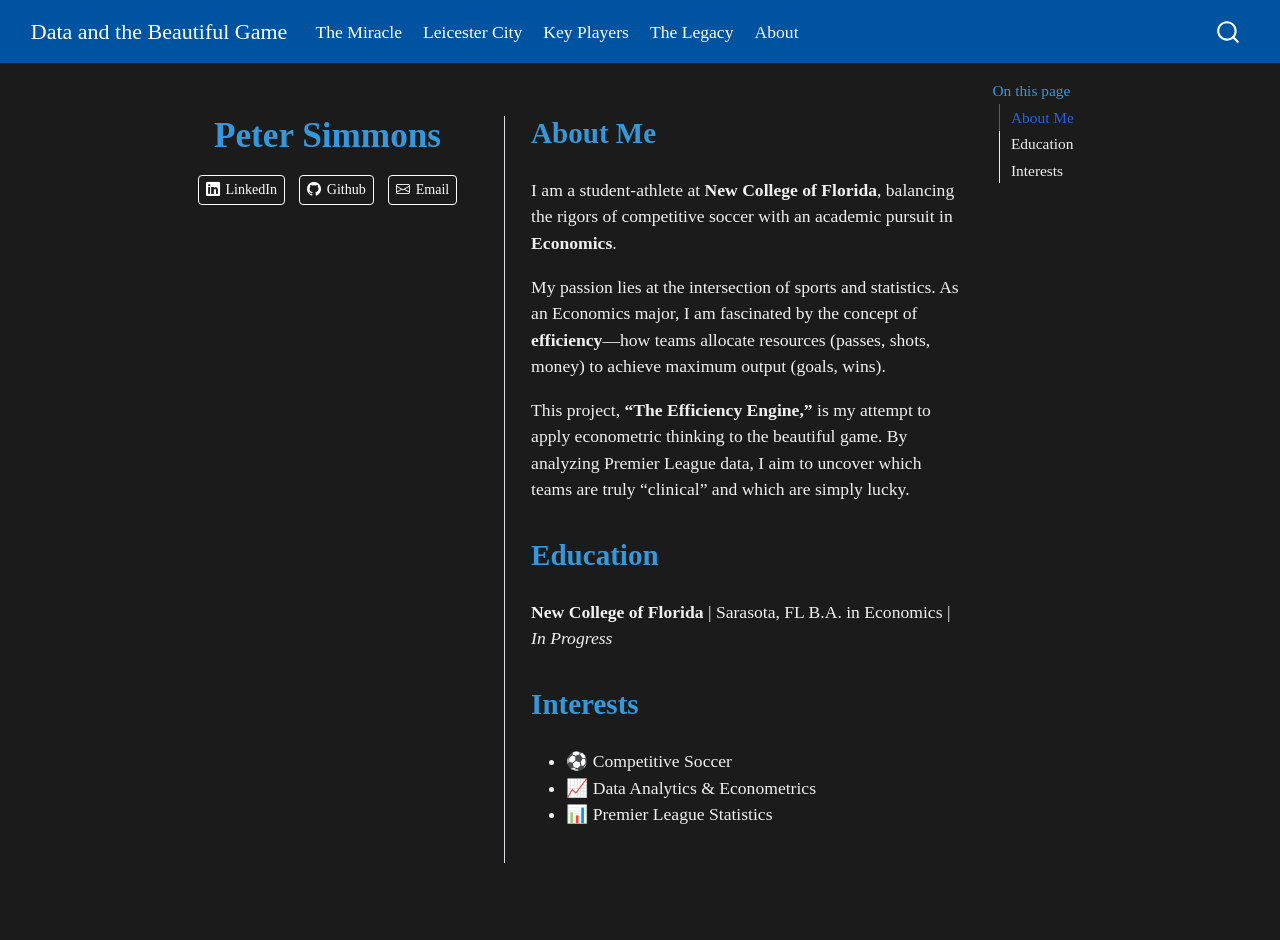
<file: about.html>
<!DOCTYPE html>
<html xmlns="http://www.w3.org/1999/xhtml" lang="en" xml:lang="en"><head>

<meta charset="utf-8">
<meta name="generator" content="quarto-1.7.32">

<meta name="viewport" content="width=device-width, initial-scale=1.0, user-scalable=yes">


<title>Peter Simmons – Data and the Beautiful Game</title>
<style>
code{white-space: pre-wrap;}
span.smallcaps{font-variant: small-caps;}
div.columns{display: flex; gap: min(4vw, 1.5em);}
div.column{flex: auto; overflow-x: auto;}
div.hanging-indent{margin-left: 1.5em; text-indent: -1.5em;}
ul.task-list{list-style: none;}
ul.task-list li input[type="checkbox"] {
  width: 0.8em;
  margin: 0 0.8em 0.2em -1em; /* quarto-specific, see https://github.com/quarto-dev/quarto-cli/issues/4556 */ 
  vertical-align: middle;
}
</style>


<script src="site_libs/quarto-nav/quarto-nav.js"></script>
<script src="site_libs/quarto-nav/headroom.min.js"></script>
<script src="site_libs/clipboard/clipboard.min.js"></script>
<script src="site_libs/quarto-search/autocomplete.umd.js"></script>
<script src="site_libs/quarto-search/fuse.min.js"></script>
<script src="site_libs/quarto-search/quarto-search.js"></script>
<meta name="quarto:offset" content="./">
<script src="site_libs/quarto-html/quarto.js" type="module"></script>
<script src="site_libs/quarto-html/tabsets/tabsets.js" type="module"></script>
<script src="site_libs/quarto-html/popper.min.js"></script>
<script src="site_libs/quarto-html/tippy.umd.min.js"></script>
<link href="site_libs/quarto-html/tippy.css" rel="stylesheet">
<link href="site_libs/quarto-html/quarto-syntax-highlighting-dark-2fef5ea3f8957b3e4ecc936fc74692ca.css" rel="stylesheet" id="quarto-text-highlighting-styles">
<script src="site_libs/bootstrap/bootstrap.min.js"></script>
<link href="site_libs/bootstrap/bootstrap-icons.css" rel="stylesheet">
<link href="site_libs/bootstrap/bootstrap-27c6b576c805509423db8bed79d89eeb.min.css" rel="stylesheet" append-hash="true" id="quarto-bootstrap" data-mode="dark">
<script id="quarto-search-options" type="application/json">{
  "location": "navbar",
  "copy-button": false,
  "collapse-after": 3,
  "panel-placement": "end",
  "type": "overlay",
  "limit": 50,
  "keyboard-shortcut": [
    "f",
    "/",
    "s"
  ],
  "show-item-context": false,
  "language": {
    "search-no-results-text": "No results",
    "search-matching-documents-text": "matching documents",
    "search-copy-link-title": "Copy link to search",
    "search-hide-matches-text": "Hide additional matches",
    "search-more-match-text": "more match in this document",
    "search-more-matches-text": "more matches in this document",
    "search-clear-button-title": "Clear",
    "search-text-placeholder": "",
    "search-detached-cancel-button-title": "Cancel",
    "search-submit-button-title": "Submit",
    "search-label": "Search"
  }
}</script>


<link rel="stylesheet" href="styles.css">
</head>

<body class="nav-fixed quarto-light">

<div id="quarto-search-results"></div>
  <header id="quarto-header" class="headroom fixed-top">
    <nav class="navbar navbar-expand-lg " data-bs-theme="dark">
      <div class="navbar-container container-fluid">
      <div class="navbar-brand-container mx-auto">
    <a class="navbar-brand" href="./index.html">
    <span class="navbar-title">Data and the Beautiful Game</span>
    </a>
  </div>
            <div id="quarto-search" class="" title="Search"></div>
          <button class="navbar-toggler" type="button" data-bs-toggle="collapse" data-bs-target="#navbarCollapse" aria-controls="navbarCollapse" role="menu" aria-expanded="false" aria-label="Toggle navigation" onclick="if (window.quartoToggleHeadroom) { window.quartoToggleHeadroom(); }">
  <span class="navbar-toggler-icon"></span>
</button>
          <div class="collapse navbar-collapse" id="navbarCollapse">
            <ul class="navbar-nav navbar-nav-scroll me-auto">
  <li class="nav-item">
    <a class="nav-link" href="./index.html"> 
<span class="menu-text">The Miracle</span></a>
  </li>  
  <li class="nav-item">
    <a class="nav-link" href="./leicestercity.html"> 
<span class="menu-text">Leicester City</span></a>
  </li>  
  <li class="nav-item">
    <a class="nav-link" href="./keyplayers.html"> 
<span class="menu-text">Key Players</span></a>
  </li>  
  <li class="nav-item">
    <a class="nav-link" href="./legacy.html"> 
<span class="menu-text">The Legacy</span></a>
  </li>  
  <li class="nav-item">
    <a class="nav-link active" href="./about.html" aria-current="page"> 
<span class="menu-text">About</span></a>
  </li>  
</ul>
          </div> <!-- /navcollapse -->
            <div class="quarto-navbar-tools">
</div>
      </div> <!-- /container-fluid -->
    </nav>
</header>
<!-- content -->
<div id="quarto-content" class="quarto-container page-columns page-rows-contents page-layout-article page-navbar">
<!-- sidebar -->
<!-- margin-sidebar -->
    <div id="quarto-margin-sidebar" class="sidebar margin-sidebar">
        <nav id="TOC" role="doc-toc" class="toc-active">
    <h2 id="toc-title">On this page</h2>
  <ul>
  <li><a href="#about-me" id="toc-about-me" class="nav-link active" data-scroll-target="#about-me">About Me</a></li>
  <li><a href="#education" id="toc-education" class="nav-link" data-scroll-target="#education">Education</a></li>
  <li><a href="#interests" id="toc-interests" class="nav-link" data-scroll-target="#interests">Interests</a></li>
  </ul>
</nav>
    </div>
<!-- main -->
<div class="quarto-about-trestles">
  <div class="about-entity">
<header id="title-block-header" class="quarto-title-block default">
<div class="quarto-title">
<h1 class="title">Peter Simmons</h1>
</div>
<div class="quarto-title-meta">
  </div>
</header>
    <div class="about-links">
  <a href="https://www.linkedin.com/in/peter-simmons-b955913a7/" class="about-link" rel="" target="">
    <i class="bi bi-linkedin"></i>
     <span class="about-link-text">LinkedIn</span>
  </a>
  <a href="https://github.com/pjsimmy11-cmd/soccerproject" class="about-link" rel="" target="">
    <i class="bi bi-github"></i>
     <span class="about-link-text">Github</span>
  </a>
  <a href="mailto:peter.simmons27@ncf.edu" class="about-link" rel="" target="">
    <i class="bi bi-envelope"></i>
     <span class="about-link-text">Email</span>
  </a>
</div>
  </div>
  <div class="about-contents"><main class="content" id="quarto-document-content">

<section id="about-me" class="level2">
<h2 data-anchor-id="about-me">About Me</h2>
<p>I am a student-athlete at <strong>New College of Florida</strong>, balancing the rigors of competitive soccer with an academic pursuit in <strong>Economics</strong>.</p>
<p>My passion lies at the intersection of sports and statistics. As an Economics major, I am fascinated by the concept of <strong>efficiency</strong>—how teams allocate resources (passes, shots, money) to achieve maximum output (goals, wins).</p>
<p>This project, <strong>“The Efficiency Engine,”</strong> is my attempt to apply econometric thinking to the beautiful game. By analyzing Premier League data, I aim to uncover which teams are truly “clinical” and which are simply lucky.</p>
</section>
<section id="education" class="level2">
<h2 data-anchor-id="education">Education</h2>
<p><strong>New College of Florida</strong> | Sarasota, FL B.A. in Economics | <em>In Progress</em></p>
</section>
<section id="interests" class="level2">
<h2 data-anchor-id="interests">Interests</h2>
<ul>
<li>⚽ Competitive Soccer</li>
<li>📈 Data Analytics &amp; Econometrics</li>
<li>📊 Premier League Statistics</li>
</ul>


</section>
</main></div>
</div>
 <!-- /main -->
<script id="quarto-html-after-body" type="application/javascript">
  window.document.addEventListener("DOMContentLoaded", function (event) {
    const isCodeAnnotation = (el) => {
      for (const clz of el.classList) {
        if (clz.startsWith('code-annotation-')) {                     
          return true;
        }
      }
      return false;
    }
    const onCopySuccess = function(e) {
      // button target
      const button = e.trigger;
      // don't keep focus
      button.blur();
      // flash "checked"
      button.classList.add('code-copy-button-checked');
      var currentTitle = button.getAttribute("title");
      button.setAttribute("title", "Copied!");
      let tooltip;
      if (window.bootstrap) {
        button.setAttribute("data-bs-toggle", "tooltip");
        button.setAttribute("data-bs-placement", "left");
        button.setAttribute("data-bs-title", "Copied!");
        tooltip = new bootstrap.Tooltip(button, 
          { trigger: "manual", 
            customClass: "code-copy-button-tooltip",
            offset: [0, -8]});
        tooltip.show();    
      }
      setTimeout(function() {
        if (tooltip) {
          tooltip.hide();
          button.removeAttribute("data-bs-title");
          button.removeAttribute("data-bs-toggle");
          button.removeAttribute("data-bs-placement");
        }
        button.setAttribute("title", currentTitle);
        button.classList.remove('code-copy-button-checked');
      }, 1000);
      // clear code selection
      e.clearSelection();
    }
    const getTextToCopy = function(trigger) {
        const codeEl = trigger.previousElementSibling.cloneNode(true);
        for (const childEl of codeEl.children) {
          if (isCodeAnnotation(childEl)) {
            childEl.remove();
          }
        }
        return codeEl.innerText;
    }
    const clipboard = new window.ClipboardJS('.code-copy-button:not([data-in-quarto-modal])', {
      text: getTextToCopy
    });
    clipboard.on('success', onCopySuccess);
    if (window.document.getElementById('quarto-embedded-source-code-modal')) {
      const clipboardModal = new window.ClipboardJS('.code-copy-button[data-in-quarto-modal]', {
        text: getTextToCopy,
        container: window.document.getElementById('quarto-embedded-source-code-modal')
      });
      clipboardModal.on('success', onCopySuccess);
    }
      var localhostRegex = new RegExp(/^(?:http|https):\/\/localhost\:?[0-9]*\//);
      var mailtoRegex = new RegExp(/^mailto:/);
        var filterRegex = new RegExp("https:\/\/pjsimmy11-cmd\.github\.io\/soccerproject\/");
      var isInternal = (href) => {
          return filterRegex.test(href) || localhostRegex.test(href) || mailtoRegex.test(href);
      }
      // Inspect non-navigation links and adorn them if external
     var links = window.document.querySelectorAll('a[href]:not(.nav-link):not(.navbar-brand):not(.toc-action):not(.sidebar-link):not(.sidebar-item-toggle):not(.pagination-link):not(.no-external):not([aria-hidden]):not(.dropdown-item):not(.quarto-navigation-tool):not(.about-link)');
      for (var i=0; i<links.length; i++) {
        const link = links[i];
        if (!isInternal(link.href)) {
          // undo the damage that might have been done by quarto-nav.js in the case of
          // links that we want to consider external
          if (link.dataset.originalHref !== undefined) {
            link.href = link.dataset.originalHref;
          }
        }
      }
    function tippyHover(el, contentFn, onTriggerFn, onUntriggerFn) {
      const config = {
        allowHTML: true,
        maxWidth: 500,
        delay: 100,
        arrow: false,
        appendTo: function(el) {
            return el.parentElement;
        },
        interactive: true,
        interactiveBorder: 10,
        theme: 'quarto',
        placement: 'bottom-start',
      };
      if (contentFn) {
        config.content = contentFn;
      }
      if (onTriggerFn) {
        config.onTrigger = onTriggerFn;
      }
      if (onUntriggerFn) {
        config.onUntrigger = onUntriggerFn;
      }
      window.tippy(el, config); 
    }
    const noterefs = window.document.querySelectorAll('a[role="doc-noteref"]');
    for (var i=0; i<noterefs.length; i++) {
      const ref = noterefs[i];
      tippyHover(ref, function() {
        // use id or data attribute instead here
        let href = ref.getAttribute('data-footnote-href') || ref.getAttribute('href');
        try { href = new URL(href).hash; } catch {}
        const id = href.replace(/^#\/?/, "");
        const note = window.document.getElementById(id);
        if (note) {
          return note.innerHTML;
        } else {
          return "";
        }
      });
    }
    const xrefs = window.document.querySelectorAll('a.quarto-xref');
    const processXRef = (id, note) => {
      // Strip column container classes
      const stripColumnClz = (el) => {
        el.classList.remove("page-full", "page-columns");
        if (el.children) {
          for (const child of el.children) {
            stripColumnClz(child);
          }
        }
      }
      stripColumnClz(note)
      if (id === null || id.startsWith('sec-')) {
        // Special case sections, only their first couple elements
        const container = document.createElement("div");
        if (note.children && note.children.length > 2) {
          container.appendChild(note.children[0].cloneNode(true));
          for (let i = 1; i < note.children.length; i++) {
            const child = note.children[i];
            if (child.tagName === "P" && child.innerText === "") {
              continue;
            } else {
              container.appendChild(child.cloneNode(true));
              break;
            }
          }
          if (window.Quarto?.typesetMath) {
            window.Quarto.typesetMath(container);
          }
          return container.innerHTML
        } else {
          if (window.Quarto?.typesetMath) {
            window.Quarto.typesetMath(note);
          }
          return note.innerHTML;
        }
      } else {
        // Remove any anchor links if they are present
        const anchorLink = note.querySelector('a.anchorjs-link');
        if (anchorLink) {
          anchorLink.remove();
        }
        if (window.Quarto?.typesetMath) {
          window.Quarto.typesetMath(note);
        }
        if (note.classList.contains("callout")) {
          return note.outerHTML;
        } else {
          return note.innerHTML;
        }
      }
    }
    for (var i=0; i<xrefs.length; i++) {
      const xref = xrefs[i];
      tippyHover(xref, undefined, function(instance) {
        instance.disable();
        let url = xref.getAttribute('href');
        let hash = undefined; 
        if (url.startsWith('#')) {
          hash = url;
        } else {
          try { hash = new URL(url).hash; } catch {}
        }
        if (hash) {
          const id = hash.replace(/^#\/?/, "");
          const note = window.document.getElementById(id);
          if (note !== null) {
            try {
              const html = processXRef(id, note.cloneNode(true));
              instance.setContent(html);
            } finally {
              instance.enable();
              instance.show();
            }
          } else {
            // See if we can fetch this
            fetch(url.split('#')[0])
            .then(res => res.text())
            .then(html => {
              const parser = new DOMParser();
              const htmlDoc = parser.parseFromString(html, "text/html");
              const note = htmlDoc.getElementById(id);
              if (note !== null) {
                const html = processXRef(id, note);
                instance.setContent(html);
              } 
            }).finally(() => {
              instance.enable();
              instance.show();
            });
          }
        } else {
          // See if we can fetch a full url (with no hash to target)
          // This is a special case and we should probably do some content thinning / targeting
          fetch(url)
          .then(res => res.text())
          .then(html => {
            const parser = new DOMParser();
            const htmlDoc = parser.parseFromString(html, "text/html");
            const note = htmlDoc.querySelector('main.content');
            if (note !== null) {
              // This should only happen for chapter cross references
              // (since there is no id in the URL)
              // remove the first header
              if (note.children.length > 0 && note.children[0].tagName === "HEADER") {
                note.children[0].remove();
              }
              const html = processXRef(null, note);
              instance.setContent(html);
            } 
          }).finally(() => {
            instance.enable();
            instance.show();
          });
        }
      }, function(instance) {
      });
    }
        let selectedAnnoteEl;
        const selectorForAnnotation = ( cell, annotation) => {
          let cellAttr = 'data-code-cell="' + cell + '"';
          let lineAttr = 'data-code-annotation="' +  annotation + '"';
          const selector = 'span[' + cellAttr + '][' + lineAttr + ']';
          return selector;
        }
        const selectCodeLines = (annoteEl) => {
          const doc = window.document;
          const targetCell = annoteEl.getAttribute("data-target-cell");
          const targetAnnotation = annoteEl.getAttribute("data-target-annotation");
          const annoteSpan = window.document.querySelector(selectorForAnnotation(targetCell, targetAnnotation));
          const lines = annoteSpan.getAttribute("data-code-lines").split(",");
          const lineIds = lines.map((line) => {
            return targetCell + "-" + line;
          })
          let top = null;
          let height = null;
          let parent = null;
          if (lineIds.length > 0) {
              //compute the position of the single el (top and bottom and make a div)
              const el = window.document.getElementById(lineIds[0]);
              top = el.offsetTop;
              height = el.offsetHeight;
              parent = el.parentElement.parentElement;
            if (lineIds.length > 1) {
              const lastEl = window.document.getElementById(lineIds[lineIds.length - 1]);
              const bottom = lastEl.offsetTop + lastEl.offsetHeight;
              height = bottom - top;
            }
            if (top !== null && height !== null && parent !== null) {
              // cook up a div (if necessary) and position it 
              let div = window.document.getElementById("code-annotation-line-highlight");
              if (div === null) {
                div = window.document.createElement("div");
                div.setAttribute("id", "code-annotation-line-highlight");
                div.style.position = 'absolute';
                parent.appendChild(div);
              }
              div.style.top = top - 2 + "px";
              div.style.height = height + 4 + "px";
              div.style.left = 0;
              let gutterDiv = window.document.getElementById("code-annotation-line-highlight-gutter");
              if (gutterDiv === null) {
                gutterDiv = window.document.createElement("div");
                gutterDiv.setAttribute("id", "code-annotation-line-highlight-gutter");
                gutterDiv.style.position = 'absolute';
                const codeCell = window.document.getElementById(targetCell);
                const gutter = codeCell.querySelector('.code-annotation-gutter');
                gutter.appendChild(gutterDiv);
              }
              gutterDiv.style.top = top - 2 + "px";
              gutterDiv.style.height = height + 4 + "px";
            }
            selectedAnnoteEl = annoteEl;
          }
        };
        const unselectCodeLines = () => {
          const elementsIds = ["code-annotation-line-highlight", "code-annotation-line-highlight-gutter"];
          elementsIds.forEach((elId) => {
            const div = window.document.getElementById(elId);
            if (div) {
              div.remove();
            }
          });
          selectedAnnoteEl = undefined;
        };
          // Handle positioning of the toggle
      window.addEventListener(
        "resize",
        throttle(() => {
          elRect = undefined;
          if (selectedAnnoteEl) {
            selectCodeLines(selectedAnnoteEl);
          }
        }, 10)
      );
      function throttle(fn, ms) {
      let throttle = false;
      let timer;
        return (...args) => {
          if(!throttle) { // first call gets through
              fn.apply(this, args);
              throttle = true;
          } else { // all the others get throttled
              if(timer) clearTimeout(timer); // cancel #2
              timer = setTimeout(() => {
                fn.apply(this, args);
                timer = throttle = false;
              }, ms);
          }
        };
      }
        // Attach click handler to the DT
        const annoteDls = window.document.querySelectorAll('dt[data-target-cell]');
        for (const annoteDlNode of annoteDls) {
          annoteDlNode.addEventListener('click', (event) => {
            const clickedEl = event.target;
            if (clickedEl !== selectedAnnoteEl) {
              unselectCodeLines();
              const activeEl = window.document.querySelector('dt[data-target-cell].code-annotation-active');
              if (activeEl) {
                activeEl.classList.remove('code-annotation-active');
              }
              selectCodeLines(clickedEl);
              clickedEl.classList.add('code-annotation-active');
            } else {
              // Unselect the line
              unselectCodeLines();
              clickedEl.classList.remove('code-annotation-active');
            }
          });
        }
    const findCites = (el) => {
      const parentEl = el.parentElement;
      if (parentEl) {
        const cites = parentEl.dataset.cites;
        if (cites) {
          return {
            el,
            cites: cites.split(' ')
          };
        } else {
          return findCites(el.parentElement)
        }
      } else {
        return undefined;
      }
    };
    var bibliorefs = window.document.querySelectorAll('a[role="doc-biblioref"]');
    for (var i=0; i<bibliorefs.length; i++) {
      const ref = bibliorefs[i];
      const citeInfo = findCites(ref);
      if (citeInfo) {
        tippyHover(citeInfo.el, function() {
          var popup = window.document.createElement('div');
          citeInfo.cites.forEach(function(cite) {
            var citeDiv = window.document.createElement('div');
            citeDiv.classList.add('hanging-indent');
            citeDiv.classList.add('csl-entry');
            var biblioDiv = window.document.getElementById('ref-' + cite);
            if (biblioDiv) {
              citeDiv.innerHTML = biblioDiv.innerHTML;
            }
            popup.appendChild(citeDiv);
          });
          return popup.innerHTML;
        });
      }
    }
  });
  </script>
</div> <!-- /content -->




</body></html>
</file>
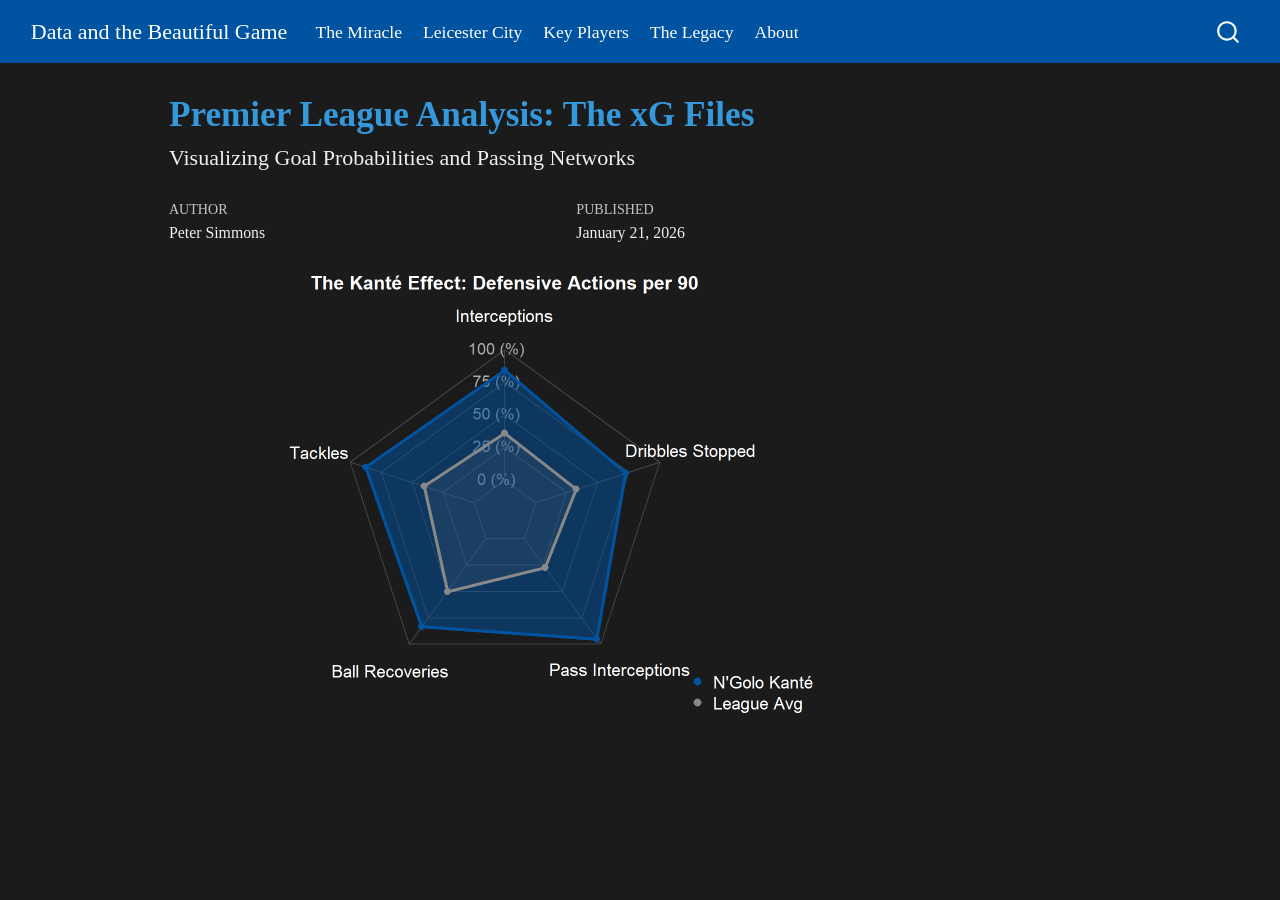
<file: analysis.html>
<!DOCTYPE html>
<html xmlns="http://www.w3.org/1999/xhtml" lang="en" xml:lang="en"><head>

<meta charset="utf-8">
<meta name="generator" content="quarto-1.7.32">

<meta name="viewport" content="width=device-width, initial-scale=1.0, user-scalable=yes">

<meta name="author" content="Peter Simmons">
<meta name="dcterms.date" content="2026-01-21">

<title>Premier League Analysis: The xG Files – Data and the Beautiful Game</title>
<style>
code{white-space: pre-wrap;}
span.smallcaps{font-variant: small-caps;}
div.columns{display: flex; gap: min(4vw, 1.5em);}
div.column{flex: auto; overflow-x: auto;}
div.hanging-indent{margin-left: 1.5em; text-indent: -1.5em;}
ul.task-list{list-style: none;}
ul.task-list li input[type="checkbox"] {
  width: 0.8em;
  margin: 0 0.8em 0.2em -1em; /* quarto-specific, see https://github.com/quarto-dev/quarto-cli/issues/4556 */ 
  vertical-align: middle;
}
</style>


<script src="site_libs/quarto-nav/quarto-nav.js"></script>
<script src="site_libs/quarto-nav/headroom.min.js"></script>
<script src="site_libs/clipboard/clipboard.min.js"></script>
<script src="site_libs/quarto-search/autocomplete.umd.js"></script>
<script src="site_libs/quarto-search/fuse.min.js"></script>
<script src="site_libs/quarto-search/quarto-search.js"></script>
<meta name="quarto:offset" content="./">
<script src="site_libs/quarto-html/quarto.js" type="module"></script>
<script src="site_libs/quarto-html/tabsets/tabsets.js" type="module"></script>
<script src="site_libs/quarto-html/popper.min.js"></script>
<script src="site_libs/quarto-html/tippy.umd.min.js"></script>
<script src="site_libs/quarto-html/anchor.min.js"></script>
<link href="site_libs/quarto-html/tippy.css" rel="stylesheet">
<link href="site_libs/quarto-html/quarto-syntax-highlighting-dark-2fef5ea3f8957b3e4ecc936fc74692ca.css" rel="stylesheet" id="quarto-text-highlighting-styles">
<script src="site_libs/bootstrap/bootstrap.min.js"></script>
<link href="site_libs/bootstrap/bootstrap-icons.css" rel="stylesheet">
<link href="site_libs/bootstrap/bootstrap-27c6b576c805509423db8bed79d89eeb.min.css" rel="stylesheet" append-hash="true" id="quarto-bootstrap" data-mode="dark">
<script id="quarto-search-options" type="application/json">{
  "location": "navbar",
  "copy-button": false,
  "collapse-after": 3,
  "panel-placement": "end",
  "type": "overlay",
  "limit": 50,
  "keyboard-shortcut": [
    "f",
    "/",
    "s"
  ],
  "show-item-context": false,
  "language": {
    "search-no-results-text": "No results",
    "search-matching-documents-text": "matching documents",
    "search-copy-link-title": "Copy link to search",
    "search-hide-matches-text": "Hide additional matches",
    "search-more-match-text": "more match in this document",
    "search-more-matches-text": "more matches in this document",
    "search-clear-button-title": "Clear",
    "search-text-placeholder": "",
    "search-detached-cancel-button-title": "Cancel",
    "search-submit-button-title": "Submit",
    "search-label": "Search"
  }
}</script>


<link rel="stylesheet" href="styles.css">
</head>

<body class="nav-fixed quarto-light">

<div id="quarto-search-results"></div>
  <header id="quarto-header" class="headroom fixed-top">
    <nav class="navbar navbar-expand-lg " data-bs-theme="dark">
      <div class="navbar-container container-fluid">
      <div class="navbar-brand-container mx-auto">
    <a class="navbar-brand" href="./index.html">
    <span class="navbar-title">Data and the Beautiful Game</span>
    </a>
  </div>
            <div id="quarto-search" class="" title="Search"></div>
          <button class="navbar-toggler" type="button" data-bs-toggle="collapse" data-bs-target="#navbarCollapse" aria-controls="navbarCollapse" role="menu" aria-expanded="false" aria-label="Toggle navigation" onclick="if (window.quartoToggleHeadroom) { window.quartoToggleHeadroom(); }">
  <span class="navbar-toggler-icon"></span>
</button>
          <div class="collapse navbar-collapse" id="navbarCollapse">
            <ul class="navbar-nav navbar-nav-scroll me-auto">
  <li class="nav-item">
    <a class="nav-link" href="./index.html"> 
<span class="menu-text">The Miracle</span></a>
  </li>  
  <li class="nav-item">
    <a class="nav-link" href="./leicestercity.html"> 
<span class="menu-text">Leicester City</span></a>
  </li>  
  <li class="nav-item">
    <a class="nav-link" href="./keyplayers.html"> 
<span class="menu-text">Key Players</span></a>
  </li>  
  <li class="nav-item">
    <a class="nav-link" href="./legacy.html"> 
<span class="menu-text">The Legacy</span></a>
  </li>  
  <li class="nav-item">
    <a class="nav-link" href="./about.html"> 
<span class="menu-text">About</span></a>
  </li>  
</ul>
          </div> <!-- /navcollapse -->
            <div class="quarto-navbar-tools">
</div>
      </div> <!-- /container-fluid -->
    </nav>
</header>
<!-- content -->
<div id="quarto-content" class="quarto-container page-columns page-rows-contents page-layout-article page-navbar">
<!-- sidebar -->
<!-- margin-sidebar -->
    <div id="quarto-margin-sidebar" class="sidebar margin-sidebar zindex-bottom">
        
    </div>
<!-- main -->
<main class="content" id="quarto-document-content">

<header id="title-block-header" class="quarto-title-block default">
<div class="quarto-title">
<h1 class="title">Premier League Analysis: The xG Files</h1>
<p class="subtitle lead">Visualizing Goal Probabilities and Passing Networks</p>
</div>



<div class="quarto-title-meta">

    <div>
    <div class="quarto-title-meta-heading">Author</div>
    <div class="quarto-title-meta-contents">
             <p>Peter Simmons </p>
          </div>
  </div>
    
    <div>
    <div class="quarto-title-meta-heading">Published</div>
    <div class="quarto-title-meta-contents">
      <p class="date">January 21, 2026</p>
    </div>
  </div>
  
    
  </div>
  


</header>


<div class="cell">
<div class="cell-output-display">
<div>
<figure class="figure">
<p><img src="analysis_files/figure-html/unnamed-chunk-1-1.png" class="img-fluid figure-img" width="672"></p>
</figure>
</div>
</div>
</div>



</main> <!-- /main -->
<script id="quarto-html-after-body" type="application/javascript">
  window.document.addEventListener("DOMContentLoaded", function (event) {
    const icon = "";
    const anchorJS = new window.AnchorJS();
    anchorJS.options = {
      placement: 'right',
      icon: icon
    };
    anchorJS.add('.anchored');
    const isCodeAnnotation = (el) => {
      for (const clz of el.classList) {
        if (clz.startsWith('code-annotation-')) {                     
          return true;
        }
      }
      return false;
    }
    const onCopySuccess = function(e) {
      // button target
      const button = e.trigger;
      // don't keep focus
      button.blur();
      // flash "checked"
      button.classList.add('code-copy-button-checked');
      var currentTitle = button.getAttribute("title");
      button.setAttribute("title", "Copied!");
      let tooltip;
      if (window.bootstrap) {
        button.setAttribute("data-bs-toggle", "tooltip");
        button.setAttribute("data-bs-placement", "left");
        button.setAttribute("data-bs-title", "Copied!");
        tooltip = new bootstrap.Tooltip(button, 
          { trigger: "manual", 
            customClass: "code-copy-button-tooltip",
            offset: [0, -8]});
        tooltip.show();    
      }
      setTimeout(function() {
        if (tooltip) {
          tooltip.hide();
          button.removeAttribute("data-bs-title");
          button.removeAttribute("data-bs-toggle");
          button.removeAttribute("data-bs-placement");
        }
        button.setAttribute("title", currentTitle);
        button.classList.remove('code-copy-button-checked');
      }, 1000);
      // clear code selection
      e.clearSelection();
    }
    const getTextToCopy = function(trigger) {
        const codeEl = trigger.previousElementSibling.cloneNode(true);
        for (const childEl of codeEl.children) {
          if (isCodeAnnotation(childEl)) {
            childEl.remove();
          }
        }
        return codeEl.innerText;
    }
    const clipboard = new window.ClipboardJS('.code-copy-button:not([data-in-quarto-modal])', {
      text: getTextToCopy
    });
    clipboard.on('success', onCopySuccess);
    if (window.document.getElementById('quarto-embedded-source-code-modal')) {
      const clipboardModal = new window.ClipboardJS('.code-copy-button[data-in-quarto-modal]', {
        text: getTextToCopy,
        container: window.document.getElementById('quarto-embedded-source-code-modal')
      });
      clipboardModal.on('success', onCopySuccess);
    }
      var localhostRegex = new RegExp(/^(?:http|https):\/\/localhost\:?[0-9]*\//);
      var mailtoRegex = new RegExp(/^mailto:/);
        var filterRegex = new RegExp("https:\/\/pjsimmy11-cmd\.github\.io\/soccerproject\/");
      var isInternal = (href) => {
          return filterRegex.test(href) || localhostRegex.test(href) || mailtoRegex.test(href);
      }
      // Inspect non-navigation links and adorn them if external
     var links = window.document.querySelectorAll('a[href]:not(.nav-link):not(.navbar-brand):not(.toc-action):not(.sidebar-link):not(.sidebar-item-toggle):not(.pagination-link):not(.no-external):not([aria-hidden]):not(.dropdown-item):not(.quarto-navigation-tool):not(.about-link)');
      for (var i=0; i<links.length; i++) {
        const link = links[i];
        if (!isInternal(link.href)) {
          // undo the damage that might have been done by quarto-nav.js in the case of
          // links that we want to consider external
          if (link.dataset.originalHref !== undefined) {
            link.href = link.dataset.originalHref;
          }
        }
      }
    function tippyHover(el, contentFn, onTriggerFn, onUntriggerFn) {
      const config = {
        allowHTML: true,
        maxWidth: 500,
        delay: 100,
        arrow: false,
        appendTo: function(el) {
            return el.parentElement;
        },
        interactive: true,
        interactiveBorder: 10,
        theme: 'quarto',
        placement: 'bottom-start',
      };
      if (contentFn) {
        config.content = contentFn;
      }
      if (onTriggerFn) {
        config.onTrigger = onTriggerFn;
      }
      if (onUntriggerFn) {
        config.onUntrigger = onUntriggerFn;
      }
      window.tippy(el, config); 
    }
    const noterefs = window.document.querySelectorAll('a[role="doc-noteref"]');
    for (var i=0; i<noterefs.length; i++) {
      const ref = noterefs[i];
      tippyHover(ref, function() {
        // use id or data attribute instead here
        let href = ref.getAttribute('data-footnote-href') || ref.getAttribute('href');
        try { href = new URL(href).hash; } catch {}
        const id = href.replace(/^#\/?/, "");
        const note = window.document.getElementById(id);
        if (note) {
          return note.innerHTML;
        } else {
          return "";
        }
      });
    }
    const xrefs = window.document.querySelectorAll('a.quarto-xref');
    const processXRef = (id, note) => {
      // Strip column container classes
      const stripColumnClz = (el) => {
        el.classList.remove("page-full", "page-columns");
        if (el.children) {
          for (const child of el.children) {
            stripColumnClz(child);
          }
        }
      }
      stripColumnClz(note)
      if (id === null || id.startsWith('sec-')) {
        // Special case sections, only their first couple elements
        const container = document.createElement("div");
        if (note.children && note.children.length > 2) {
          container.appendChild(note.children[0].cloneNode(true));
          for (let i = 1; i < note.children.length; i++) {
            const child = note.children[i];
            if (child.tagName === "P" && child.innerText === "") {
              continue;
            } else {
              container.appendChild(child.cloneNode(true));
              break;
            }
          }
          if (window.Quarto?.typesetMath) {
            window.Quarto.typesetMath(container);
          }
          return container.innerHTML
        } else {
          if (window.Quarto?.typesetMath) {
            window.Quarto.typesetMath(note);
          }
          return note.innerHTML;
        }
      } else {
        // Remove any anchor links if they are present
        const anchorLink = note.querySelector('a.anchorjs-link');
        if (anchorLink) {
          anchorLink.remove();
        }
        if (window.Quarto?.typesetMath) {
          window.Quarto.typesetMath(note);
        }
        if (note.classList.contains("callout")) {
          return note.outerHTML;
        } else {
          return note.innerHTML;
        }
      }
    }
    for (var i=0; i<xrefs.length; i++) {
      const xref = xrefs[i];
      tippyHover(xref, undefined, function(instance) {
        instance.disable();
        let url = xref.getAttribute('href');
        let hash = undefined; 
        if (url.startsWith('#')) {
          hash = url;
        } else {
          try { hash = new URL(url).hash; } catch {}
        }
        if (hash) {
          const id = hash.replace(/^#\/?/, "");
          const note = window.document.getElementById(id);
          if (note !== null) {
            try {
              const html = processXRef(id, note.cloneNode(true));
              instance.setContent(html);
            } finally {
              instance.enable();
              instance.show();
            }
          } else {
            // See if we can fetch this
            fetch(url.split('#')[0])
            .then(res => res.text())
            .then(html => {
              const parser = new DOMParser();
              const htmlDoc = parser.parseFromString(html, "text/html");
              const note = htmlDoc.getElementById(id);
              if (note !== null) {
                const html = processXRef(id, note);
                instance.setContent(html);
              } 
            }).finally(() => {
              instance.enable();
              instance.show();
            });
          }
        } else {
          // See if we can fetch a full url (with no hash to target)
          // This is a special case and we should probably do some content thinning / targeting
          fetch(url)
          .then(res => res.text())
          .then(html => {
            const parser = new DOMParser();
            const htmlDoc = parser.parseFromString(html, "text/html");
            const note = htmlDoc.querySelector('main.content');
            if (note !== null) {
              // This should only happen for chapter cross references
              // (since there is no id in the URL)
              // remove the first header
              if (note.children.length > 0 && note.children[0].tagName === "HEADER") {
                note.children[0].remove();
              }
              const html = processXRef(null, note);
              instance.setContent(html);
            } 
          }).finally(() => {
            instance.enable();
            instance.show();
          });
        }
      }, function(instance) {
      });
    }
        let selectedAnnoteEl;
        const selectorForAnnotation = ( cell, annotation) => {
          let cellAttr = 'data-code-cell="' + cell + '"';
          let lineAttr = 'data-code-annotation="' +  annotation + '"';
          const selector = 'span[' + cellAttr + '][' + lineAttr + ']';
          return selector;
        }
        const selectCodeLines = (annoteEl) => {
          const doc = window.document;
          const targetCell = annoteEl.getAttribute("data-target-cell");
          const targetAnnotation = annoteEl.getAttribute("data-target-annotation");
          const annoteSpan = window.document.querySelector(selectorForAnnotation(targetCell, targetAnnotation));
          const lines = annoteSpan.getAttribute("data-code-lines").split(",");
          const lineIds = lines.map((line) => {
            return targetCell + "-" + line;
          })
          let top = null;
          let height = null;
          let parent = null;
          if (lineIds.length > 0) {
              //compute the position of the single el (top and bottom and make a div)
              const el = window.document.getElementById(lineIds[0]);
              top = el.offsetTop;
              height = el.offsetHeight;
              parent = el.parentElement.parentElement;
            if (lineIds.length > 1) {
              const lastEl = window.document.getElementById(lineIds[lineIds.length - 1]);
              const bottom = lastEl.offsetTop + lastEl.offsetHeight;
              height = bottom - top;
            }
            if (top !== null && height !== null && parent !== null) {
              // cook up a div (if necessary) and position it 
              let div = window.document.getElementById("code-annotation-line-highlight");
              if (div === null) {
                div = window.document.createElement("div");
                div.setAttribute("id", "code-annotation-line-highlight");
                div.style.position = 'absolute';
                parent.appendChild(div);
              }
              div.style.top = top - 2 + "px";
              div.style.height = height + 4 + "px";
              div.style.left = 0;
              let gutterDiv = window.document.getElementById("code-annotation-line-highlight-gutter");
              if (gutterDiv === null) {
                gutterDiv = window.document.createElement("div");
                gutterDiv.setAttribute("id", "code-annotation-line-highlight-gutter");
                gutterDiv.style.position = 'absolute';
                const codeCell = window.document.getElementById(targetCell);
                const gutter = codeCell.querySelector('.code-annotation-gutter');
                gutter.appendChild(gutterDiv);
              }
              gutterDiv.style.top = top - 2 + "px";
              gutterDiv.style.height = height + 4 + "px";
            }
            selectedAnnoteEl = annoteEl;
          }
        };
        const unselectCodeLines = () => {
          const elementsIds = ["code-annotation-line-highlight", "code-annotation-line-highlight-gutter"];
          elementsIds.forEach((elId) => {
            const div = window.document.getElementById(elId);
            if (div) {
              div.remove();
            }
          });
          selectedAnnoteEl = undefined;
        };
          // Handle positioning of the toggle
      window.addEventListener(
        "resize",
        throttle(() => {
          elRect = undefined;
          if (selectedAnnoteEl) {
            selectCodeLines(selectedAnnoteEl);
          }
        }, 10)
      );
      function throttle(fn, ms) {
      let throttle = false;
      let timer;
        return (...args) => {
          if(!throttle) { // first call gets through
              fn.apply(this, args);
              throttle = true;
          } else { // all the others get throttled
              if(timer) clearTimeout(timer); // cancel #2
              timer = setTimeout(() => {
                fn.apply(this, args);
                timer = throttle = false;
              }, ms);
          }
        };
      }
        // Attach click handler to the DT
        const annoteDls = window.document.querySelectorAll('dt[data-target-cell]');
        for (const annoteDlNode of annoteDls) {
          annoteDlNode.addEventListener('click', (event) => {
            const clickedEl = event.target;
            if (clickedEl !== selectedAnnoteEl) {
              unselectCodeLines();
              const activeEl = window.document.querySelector('dt[data-target-cell].code-annotation-active');
              if (activeEl) {
                activeEl.classList.remove('code-annotation-active');
              }
              selectCodeLines(clickedEl);
              clickedEl.classList.add('code-annotation-active');
            } else {
              // Unselect the line
              unselectCodeLines();
              clickedEl.classList.remove('code-annotation-active');
            }
          });
        }
    const findCites = (el) => {
      const parentEl = el.parentElement;
      if (parentEl) {
        const cites = parentEl.dataset.cites;
        if (cites) {
          return {
            el,
            cites: cites.split(' ')
          };
        } else {
          return findCites(el.parentElement)
        }
      } else {
        return undefined;
      }
    };
    var bibliorefs = window.document.querySelectorAll('a[role="doc-biblioref"]');
    for (var i=0; i<bibliorefs.length; i++) {
      const ref = bibliorefs[i];
      const citeInfo = findCites(ref);
      if (citeInfo) {
        tippyHover(citeInfo.el, function() {
          var popup = window.document.createElement('div');
          citeInfo.cites.forEach(function(cite) {
            var citeDiv = window.document.createElement('div');
            citeDiv.classList.add('hanging-indent');
            citeDiv.classList.add('csl-entry');
            var biblioDiv = window.document.getElementById('ref-' + cite);
            if (biblioDiv) {
              citeDiv.innerHTML = biblioDiv.innerHTML;
            }
            popup.appendChild(citeDiv);
          });
          return popup.innerHTML;
        });
      }
    }
  });
  </script>
</div> <!-- /content -->




</body></html>
</file>
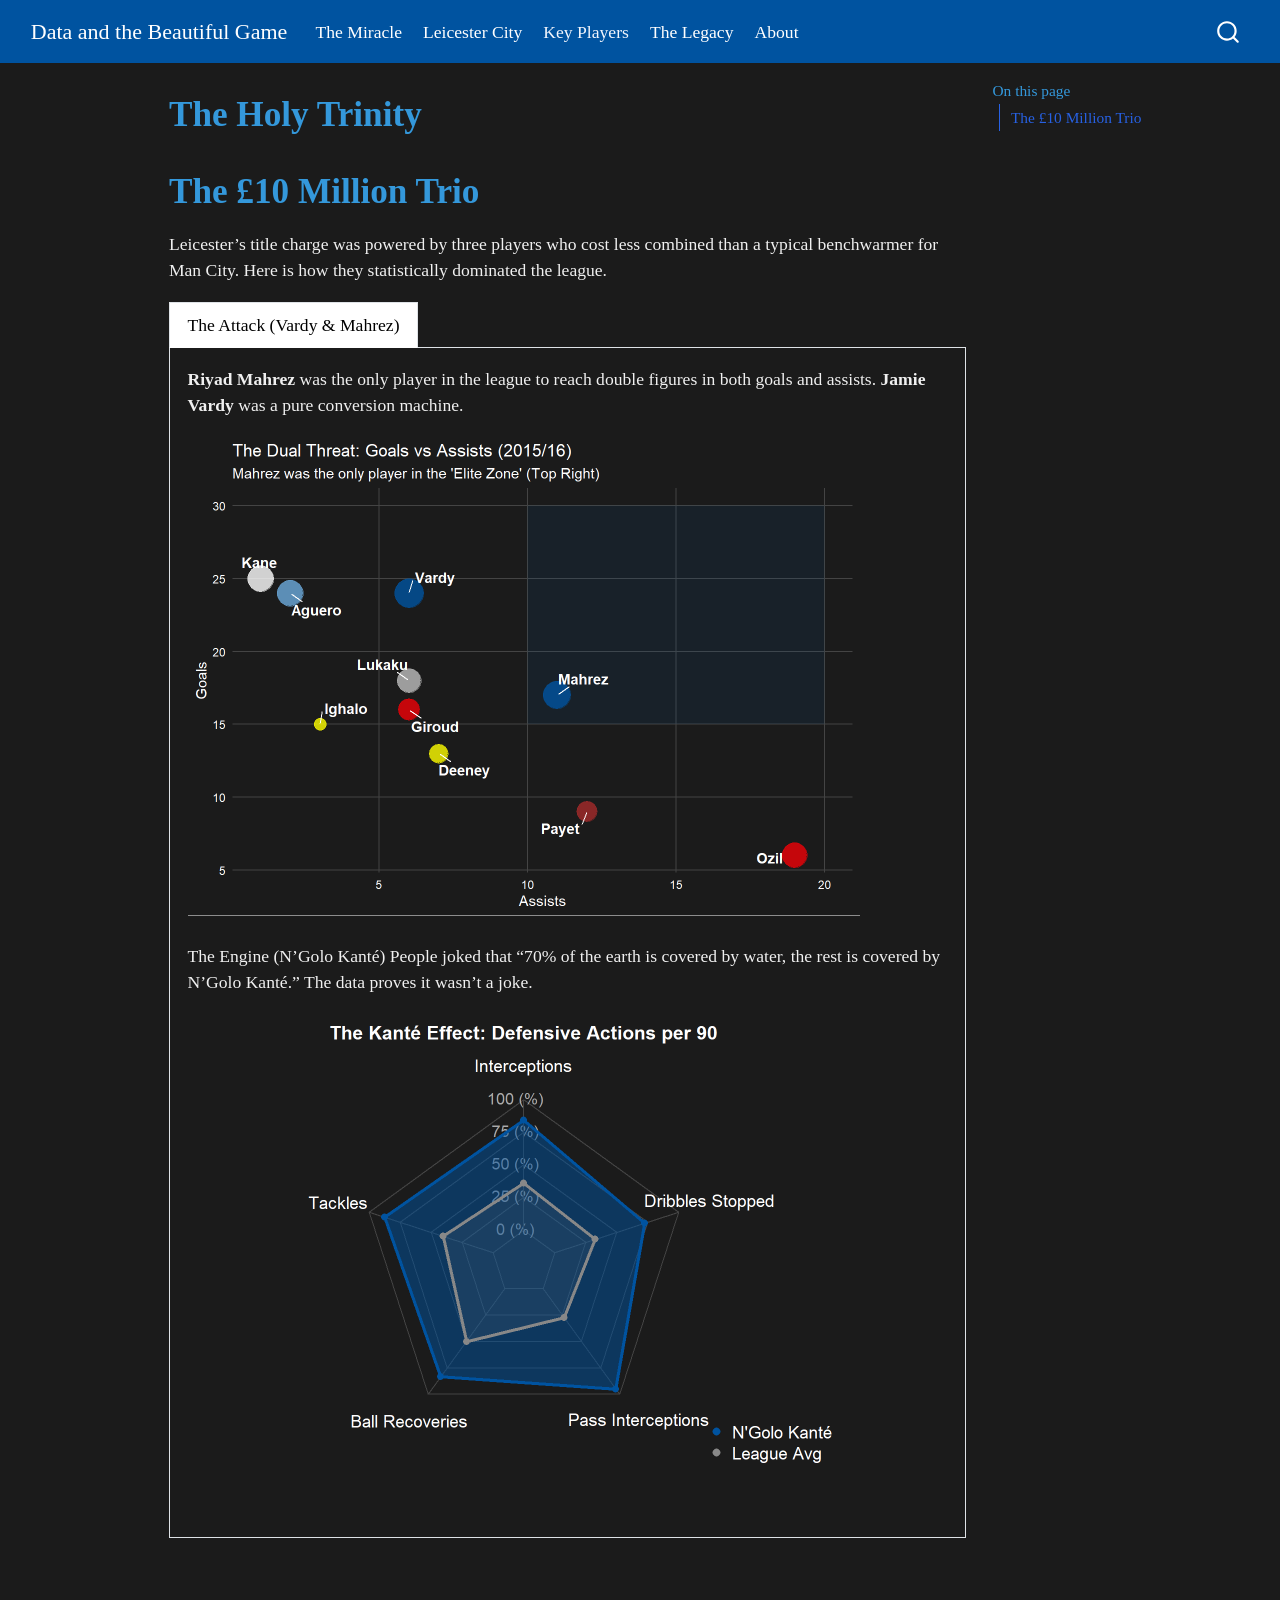
<file: keyplayers.html>
<!DOCTYPE html>
<html xmlns="http://www.w3.org/1999/xhtml" lang="en" xml:lang="en"><head>

<meta charset="utf-8">
<meta name="generator" content="quarto-1.7.32">

<meta name="viewport" content="width=device-width, initial-scale=1.0, user-scalable=yes">


<title>The Holy Trinity – Data and the Beautiful Game</title>
<style>
code{white-space: pre-wrap;}
span.smallcaps{font-variant: small-caps;}
div.columns{display: flex; gap: min(4vw, 1.5em);}
div.column{flex: auto; overflow-x: auto;}
div.hanging-indent{margin-left: 1.5em; text-indent: -1.5em;}
ul.task-list{list-style: none;}
ul.task-list li input[type="checkbox"] {
  width: 0.8em;
  margin: 0 0.8em 0.2em -1em; /* quarto-specific, see https://github.com/quarto-dev/quarto-cli/issues/4556 */ 
  vertical-align: middle;
}
</style>


<script src="site_libs/quarto-nav/quarto-nav.js"></script>
<script src="site_libs/quarto-nav/headroom.min.js"></script>
<script src="site_libs/clipboard/clipboard.min.js"></script>
<script src="site_libs/quarto-search/autocomplete.umd.js"></script>
<script src="site_libs/quarto-search/fuse.min.js"></script>
<script src="site_libs/quarto-search/quarto-search.js"></script>
<meta name="quarto:offset" content="./">
<script src="site_libs/quarto-html/quarto.js" type="module"></script>
<script src="site_libs/quarto-html/tabsets/tabsets.js" type="module"></script>
<script src="site_libs/quarto-html/popper.min.js"></script>
<script src="site_libs/quarto-html/tippy.umd.min.js"></script>
<script src="site_libs/quarto-html/anchor.min.js"></script>
<link href="site_libs/quarto-html/tippy.css" rel="stylesheet">
<link href="site_libs/quarto-html/quarto-syntax-highlighting-dark-2fef5ea3f8957b3e4ecc936fc74692ca.css" rel="stylesheet" id="quarto-text-highlighting-styles">
<script src="site_libs/bootstrap/bootstrap.min.js"></script>
<link href="site_libs/bootstrap/bootstrap-icons.css" rel="stylesheet">
<link href="site_libs/bootstrap/bootstrap-27c6b576c805509423db8bed79d89eeb.min.css" rel="stylesheet" append-hash="true" id="quarto-bootstrap" data-mode="dark">
<script id="quarto-search-options" type="application/json">{
  "location": "navbar",
  "copy-button": false,
  "collapse-after": 3,
  "panel-placement": "end",
  "type": "overlay",
  "limit": 50,
  "keyboard-shortcut": [
    "f",
    "/",
    "s"
  ],
  "show-item-context": false,
  "language": {
    "search-no-results-text": "No results",
    "search-matching-documents-text": "matching documents",
    "search-copy-link-title": "Copy link to search",
    "search-hide-matches-text": "Hide additional matches",
    "search-more-match-text": "more match in this document",
    "search-more-matches-text": "more matches in this document",
    "search-clear-button-title": "Clear",
    "search-text-placeholder": "",
    "search-detached-cancel-button-title": "Cancel",
    "search-submit-button-title": "Submit",
    "search-label": "Search"
  }
}</script>


<link rel="stylesheet" href="styles.css">
</head>

<body class="nav-fixed quarto-light">

<div id="quarto-search-results"></div>
  <header id="quarto-header" class="headroom fixed-top">
    <nav class="navbar navbar-expand-lg " data-bs-theme="dark">
      <div class="navbar-container container-fluid">
      <div class="navbar-brand-container mx-auto">
    <a class="navbar-brand" href="./index.html">
    <span class="navbar-title">Data and the Beautiful Game</span>
    </a>
  </div>
            <div id="quarto-search" class="" title="Search"></div>
          <button class="navbar-toggler" type="button" data-bs-toggle="collapse" data-bs-target="#navbarCollapse" aria-controls="navbarCollapse" role="menu" aria-expanded="false" aria-label="Toggle navigation" onclick="if (window.quartoToggleHeadroom) { window.quartoToggleHeadroom(); }">
  <span class="navbar-toggler-icon"></span>
</button>
          <div class="collapse navbar-collapse" id="navbarCollapse">
            <ul class="navbar-nav navbar-nav-scroll me-auto">
  <li class="nav-item">
    <a class="nav-link" href="./index.html"> 
<span class="menu-text">The Miracle</span></a>
  </li>  
  <li class="nav-item">
    <a class="nav-link" href="./leicestercity.html"> 
<span class="menu-text">Leicester City</span></a>
  </li>  
  <li class="nav-item">
    <a class="nav-link active" href="./keyplayers.html" aria-current="page"> 
<span class="menu-text">Key Players</span></a>
  </li>  
  <li class="nav-item">
    <a class="nav-link" href="./legacy.html"> 
<span class="menu-text">The Legacy</span></a>
  </li>  
  <li class="nav-item">
    <a class="nav-link" href="./about.html"> 
<span class="menu-text">About</span></a>
  </li>  
</ul>
          </div> <!-- /navcollapse -->
            <div class="quarto-navbar-tools">
</div>
      </div> <!-- /container-fluid -->
    </nav>
</header>
<!-- content -->
<div id="quarto-content" class="quarto-container page-columns page-rows-contents page-layout-article page-navbar">
<!-- sidebar -->
<!-- margin-sidebar -->
    <div id="quarto-margin-sidebar" class="sidebar margin-sidebar">
        <nav id="TOC" role="doc-toc" class="toc-active">
    <h2 id="toc-title">On this page</h2>
   
  <ul>
  <li><a href="#the-10-million-trio" id="toc-the-10-million-trio" class="nav-link active" data-scroll-target="#the-10-million-trio">The £10 Million Trio</a></li>
  </ul>
</nav>
    </div>
<!-- main -->
<main class="content" id="quarto-document-content">

<header id="title-block-header" class="quarto-title-block default">
<div class="quarto-title">
<h1 class="title">The Holy Trinity</h1>
</div>



<div class="quarto-title-meta">

    
  
    
  </div>
  


</header>


<section id="the-10-million-trio" class="level1">
<h1>The £10 Million Trio</h1>
<p>Leicester’s title charge was powered by three players who cost less combined than a typical benchwarmer for Man City. Here is how they statistically dominated the league.</p>
<div class="tabset-margin-container"></div><div class="panel-tabset">
<ul class="nav nav-tabs" role="tablist"><li class="nav-item" role="presentation"><a class="nav-link active" id="tabset-1-1-tab" data-bs-toggle="tab" data-bs-target="#tabset-1-1" role="tab" aria-controls="tabset-1-1" aria-selected="true">The Attack (Vardy &amp; Mahrez)</a></li></ul>
<div class="tab-content">
<div id="tabset-1-1" class="tab-pane active" role="tabpanel" aria-labelledby="tabset-1-1-tab">
<p><strong>Riyad Mahrez</strong> was the only player in the league to reach double figures in both goals and assists. <strong>Jamie Vardy</strong> was a pure conversion machine.</p>
<div class="cell">
<div class="cell-output-display">
<div>
<figure class="figure">
<p><img src="keyplayers_files/figure-html/unnamed-chunk-1-1.png" class="img-fluid figure-img" width="672"></p>
</figure>
</div>
</div>
</div>
<p>The Engine (N’Golo Kanté) People joked that “70% of the earth is covered by water, the rest is covered by N’Golo Kanté.” The data proves it wasn’t a joke.</p>
<div class="cell">
<div class="cell-output-display">
<div>
<figure class="figure">
<p><img src="keyplayers_files/figure-html/unnamed-chunk-2-1.png" class="img-fluid figure-img" width="672"></p>
</figure>
</div>
</div>
</div>


</div>
</div>
</div>
</section>

</main> <!-- /main -->
<script id="quarto-html-after-body" type="application/javascript">
  window.document.addEventListener("DOMContentLoaded", function (event) {
    const icon = "";
    const anchorJS = new window.AnchorJS();
    anchorJS.options = {
      placement: 'right',
      icon: icon
    };
    anchorJS.add('.anchored');
    const isCodeAnnotation = (el) => {
      for (const clz of el.classList) {
        if (clz.startsWith('code-annotation-')) {                     
          return true;
        }
      }
      return false;
    }
    const onCopySuccess = function(e) {
      // button target
      const button = e.trigger;
      // don't keep focus
      button.blur();
      // flash "checked"
      button.classList.add('code-copy-button-checked');
      var currentTitle = button.getAttribute("title");
      button.setAttribute("title", "Copied!");
      let tooltip;
      if (window.bootstrap) {
        button.setAttribute("data-bs-toggle", "tooltip");
        button.setAttribute("data-bs-placement", "left");
        button.setAttribute("data-bs-title", "Copied!");
        tooltip = new bootstrap.Tooltip(button, 
          { trigger: "manual", 
            customClass: "code-copy-button-tooltip",
            offset: [0, -8]});
        tooltip.show();    
      }
      setTimeout(function() {
        if (tooltip) {
          tooltip.hide();
          button.removeAttribute("data-bs-title");
          button.removeAttribute("data-bs-toggle");
          button.removeAttribute("data-bs-placement");
        }
        button.setAttribute("title", currentTitle);
        button.classList.remove('code-copy-button-checked');
      }, 1000);
      // clear code selection
      e.clearSelection();
    }
    const getTextToCopy = function(trigger) {
        const codeEl = trigger.previousElementSibling.cloneNode(true);
        for (const childEl of codeEl.children) {
          if (isCodeAnnotation(childEl)) {
            childEl.remove();
          }
        }
        return codeEl.innerText;
    }
    const clipboard = new window.ClipboardJS('.code-copy-button:not([data-in-quarto-modal])', {
      text: getTextToCopy
    });
    clipboard.on('success', onCopySuccess);
    if (window.document.getElementById('quarto-embedded-source-code-modal')) {
      const clipboardModal = new window.ClipboardJS('.code-copy-button[data-in-quarto-modal]', {
        text: getTextToCopy,
        container: window.document.getElementById('quarto-embedded-source-code-modal')
      });
      clipboardModal.on('success', onCopySuccess);
    }
      var localhostRegex = new RegExp(/^(?:http|https):\/\/localhost\:?[0-9]*\//);
      var mailtoRegex = new RegExp(/^mailto:/);
        var filterRegex = new RegExp("https:\/\/pjsimmy11-cmd\.github\.io\/soccerproject\/");
      var isInternal = (href) => {
          return filterRegex.test(href) || localhostRegex.test(href) || mailtoRegex.test(href);
      }
      // Inspect non-navigation links and adorn them if external
     var links = window.document.querySelectorAll('a[href]:not(.nav-link):not(.navbar-brand):not(.toc-action):not(.sidebar-link):not(.sidebar-item-toggle):not(.pagination-link):not(.no-external):not([aria-hidden]):not(.dropdown-item):not(.quarto-navigation-tool):not(.about-link)');
      for (var i=0; i<links.length; i++) {
        const link = links[i];
        if (!isInternal(link.href)) {
          // undo the damage that might have been done by quarto-nav.js in the case of
          // links that we want to consider external
          if (link.dataset.originalHref !== undefined) {
            link.href = link.dataset.originalHref;
          }
        }
      }
    function tippyHover(el, contentFn, onTriggerFn, onUntriggerFn) {
      const config = {
        allowHTML: true,
        maxWidth: 500,
        delay: 100,
        arrow: false,
        appendTo: function(el) {
            return el.parentElement;
        },
        interactive: true,
        interactiveBorder: 10,
        theme: 'quarto',
        placement: 'bottom-start',
      };
      if (contentFn) {
        config.content = contentFn;
      }
      if (onTriggerFn) {
        config.onTrigger = onTriggerFn;
      }
      if (onUntriggerFn) {
        config.onUntrigger = onUntriggerFn;
      }
      window.tippy(el, config); 
    }
    const noterefs = window.document.querySelectorAll('a[role="doc-noteref"]');
    for (var i=0; i<noterefs.length; i++) {
      const ref = noterefs[i];
      tippyHover(ref, function() {
        // use id or data attribute instead here
        let href = ref.getAttribute('data-footnote-href') || ref.getAttribute('href');
        try { href = new URL(href).hash; } catch {}
        const id = href.replace(/^#\/?/, "");
        const note = window.document.getElementById(id);
        if (note) {
          return note.innerHTML;
        } else {
          return "";
        }
      });
    }
    const xrefs = window.document.querySelectorAll('a.quarto-xref');
    const processXRef = (id, note) => {
      // Strip column container classes
      const stripColumnClz = (el) => {
        el.classList.remove("page-full", "page-columns");
        if (el.children) {
          for (const child of el.children) {
            stripColumnClz(child);
          }
        }
      }
      stripColumnClz(note)
      if (id === null || id.startsWith('sec-')) {
        // Special case sections, only their first couple elements
        const container = document.createElement("div");
        if (note.children && note.children.length > 2) {
          container.appendChild(note.children[0].cloneNode(true));
          for (let i = 1; i < note.children.length; i++) {
            const child = note.children[i];
            if (child.tagName === "P" && child.innerText === "") {
              continue;
            } else {
              container.appendChild(child.cloneNode(true));
              break;
            }
          }
          if (window.Quarto?.typesetMath) {
            window.Quarto.typesetMath(container);
          }
          return container.innerHTML
        } else {
          if (window.Quarto?.typesetMath) {
            window.Quarto.typesetMath(note);
          }
          return note.innerHTML;
        }
      } else {
        // Remove any anchor links if they are present
        const anchorLink = note.querySelector('a.anchorjs-link');
        if (anchorLink) {
          anchorLink.remove();
        }
        if (window.Quarto?.typesetMath) {
          window.Quarto.typesetMath(note);
        }
        if (note.classList.contains("callout")) {
          return note.outerHTML;
        } else {
          return note.innerHTML;
        }
      }
    }
    for (var i=0; i<xrefs.length; i++) {
      const xref = xrefs[i];
      tippyHover(xref, undefined, function(instance) {
        instance.disable();
        let url = xref.getAttribute('href');
        let hash = undefined; 
        if (url.startsWith('#')) {
          hash = url;
        } else {
          try { hash = new URL(url).hash; } catch {}
        }
        if (hash) {
          const id = hash.replace(/^#\/?/, "");
          const note = window.document.getElementById(id);
          if (note !== null) {
            try {
              const html = processXRef(id, note.cloneNode(true));
              instance.setContent(html);
            } finally {
              instance.enable();
              instance.show();
            }
          } else {
            // See if we can fetch this
            fetch(url.split('#')[0])
            .then(res => res.text())
            .then(html => {
              const parser = new DOMParser();
              const htmlDoc = parser.parseFromString(html, "text/html");
              const note = htmlDoc.getElementById(id);
              if (note !== null) {
                const html = processXRef(id, note);
                instance.setContent(html);
              } 
            }).finally(() => {
              instance.enable();
              instance.show();
            });
          }
        } else {
          // See if we can fetch a full url (with no hash to target)
          // This is a special case and we should probably do some content thinning / targeting
          fetch(url)
          .then(res => res.text())
          .then(html => {
            const parser = new DOMParser();
            const htmlDoc = parser.parseFromString(html, "text/html");
            const note = htmlDoc.querySelector('main.content');
            if (note !== null) {
              // This should only happen for chapter cross references
              // (since there is no id in the URL)
              // remove the first header
              if (note.children.length > 0 && note.children[0].tagName === "HEADER") {
                note.children[0].remove();
              }
              const html = processXRef(null, note);
              instance.setContent(html);
            } 
          }).finally(() => {
            instance.enable();
            instance.show();
          });
        }
      }, function(instance) {
      });
    }
        let selectedAnnoteEl;
        const selectorForAnnotation = ( cell, annotation) => {
          let cellAttr = 'data-code-cell="' + cell + '"';
          let lineAttr = 'data-code-annotation="' +  annotation + '"';
          const selector = 'span[' + cellAttr + '][' + lineAttr + ']';
          return selector;
        }
        const selectCodeLines = (annoteEl) => {
          const doc = window.document;
          const targetCell = annoteEl.getAttribute("data-target-cell");
          const targetAnnotation = annoteEl.getAttribute("data-target-annotation");
          const annoteSpan = window.document.querySelector(selectorForAnnotation(targetCell, targetAnnotation));
          const lines = annoteSpan.getAttribute("data-code-lines").split(",");
          const lineIds = lines.map((line) => {
            return targetCell + "-" + line;
          })
          let top = null;
          let height = null;
          let parent = null;
          if (lineIds.length > 0) {
              //compute the position of the single el (top and bottom and make a div)
              const el = window.document.getElementById(lineIds[0]);
              top = el.offsetTop;
              height = el.offsetHeight;
              parent = el.parentElement.parentElement;
            if (lineIds.length > 1) {
              const lastEl = window.document.getElementById(lineIds[lineIds.length - 1]);
              const bottom = lastEl.offsetTop + lastEl.offsetHeight;
              height = bottom - top;
            }
            if (top !== null && height !== null && parent !== null) {
              // cook up a div (if necessary) and position it 
              let div = window.document.getElementById("code-annotation-line-highlight");
              if (div === null) {
                div = window.document.createElement("div");
                div.setAttribute("id", "code-annotation-line-highlight");
                div.style.position = 'absolute';
                parent.appendChild(div);
              }
              div.style.top = top - 2 + "px";
              div.style.height = height + 4 + "px";
              div.style.left = 0;
              let gutterDiv = window.document.getElementById("code-annotation-line-highlight-gutter");
              if (gutterDiv === null) {
                gutterDiv = window.document.createElement("div");
                gutterDiv.setAttribute("id", "code-annotation-line-highlight-gutter");
                gutterDiv.style.position = 'absolute';
                const codeCell = window.document.getElementById(targetCell);
                const gutter = codeCell.querySelector('.code-annotation-gutter');
                gutter.appendChild(gutterDiv);
              }
              gutterDiv.style.top = top - 2 + "px";
              gutterDiv.style.height = height + 4 + "px";
            }
            selectedAnnoteEl = annoteEl;
          }
        };
        const unselectCodeLines = () => {
          const elementsIds = ["code-annotation-line-highlight", "code-annotation-line-highlight-gutter"];
          elementsIds.forEach((elId) => {
            const div = window.document.getElementById(elId);
            if (div) {
              div.remove();
            }
          });
          selectedAnnoteEl = undefined;
        };
          // Handle positioning of the toggle
      window.addEventListener(
        "resize",
        throttle(() => {
          elRect = undefined;
          if (selectedAnnoteEl) {
            selectCodeLines(selectedAnnoteEl);
          }
        }, 10)
      );
      function throttle(fn, ms) {
      let throttle = false;
      let timer;
        return (...args) => {
          if(!throttle) { // first call gets through
              fn.apply(this, args);
              throttle = true;
          } else { // all the others get throttled
              if(timer) clearTimeout(timer); // cancel #2
              timer = setTimeout(() => {
                fn.apply(this, args);
                timer = throttle = false;
              }, ms);
          }
        };
      }
        // Attach click handler to the DT
        const annoteDls = window.document.querySelectorAll('dt[data-target-cell]');
        for (const annoteDlNode of annoteDls) {
          annoteDlNode.addEventListener('click', (event) => {
            const clickedEl = event.target;
            if (clickedEl !== selectedAnnoteEl) {
              unselectCodeLines();
              const activeEl = window.document.querySelector('dt[data-target-cell].code-annotation-active');
              if (activeEl) {
                activeEl.classList.remove('code-annotation-active');
              }
              selectCodeLines(clickedEl);
              clickedEl.classList.add('code-annotation-active');
            } else {
              // Unselect the line
              unselectCodeLines();
              clickedEl.classList.remove('code-annotation-active');
            }
          });
        }
    const findCites = (el) => {
      const parentEl = el.parentElement;
      if (parentEl) {
        const cites = parentEl.dataset.cites;
        if (cites) {
          return {
            el,
            cites: cites.split(' ')
          };
        } else {
          return findCites(el.parentElement)
        }
      } else {
        return undefined;
      }
    };
    var bibliorefs = window.document.querySelectorAll('a[role="doc-biblioref"]');
    for (var i=0; i<bibliorefs.length; i++) {
      const ref = bibliorefs[i];
      const citeInfo = findCites(ref);
      if (citeInfo) {
        tippyHover(citeInfo.el, function() {
          var popup = window.document.createElement('div');
          citeInfo.cites.forEach(function(cite) {
            var citeDiv = window.document.createElement('div');
            citeDiv.classList.add('hanging-indent');
            citeDiv.classList.add('csl-entry');
            var biblioDiv = window.document.getElementById('ref-' + cite);
            if (biblioDiv) {
              citeDiv.innerHTML = biblioDiv.innerHTML;
            }
            popup.appendChild(citeDiv);
          });
          return popup.innerHTML;
        });
      }
    }
  });
  </script>
</div> <!-- /content -->




</body></html>
</file>
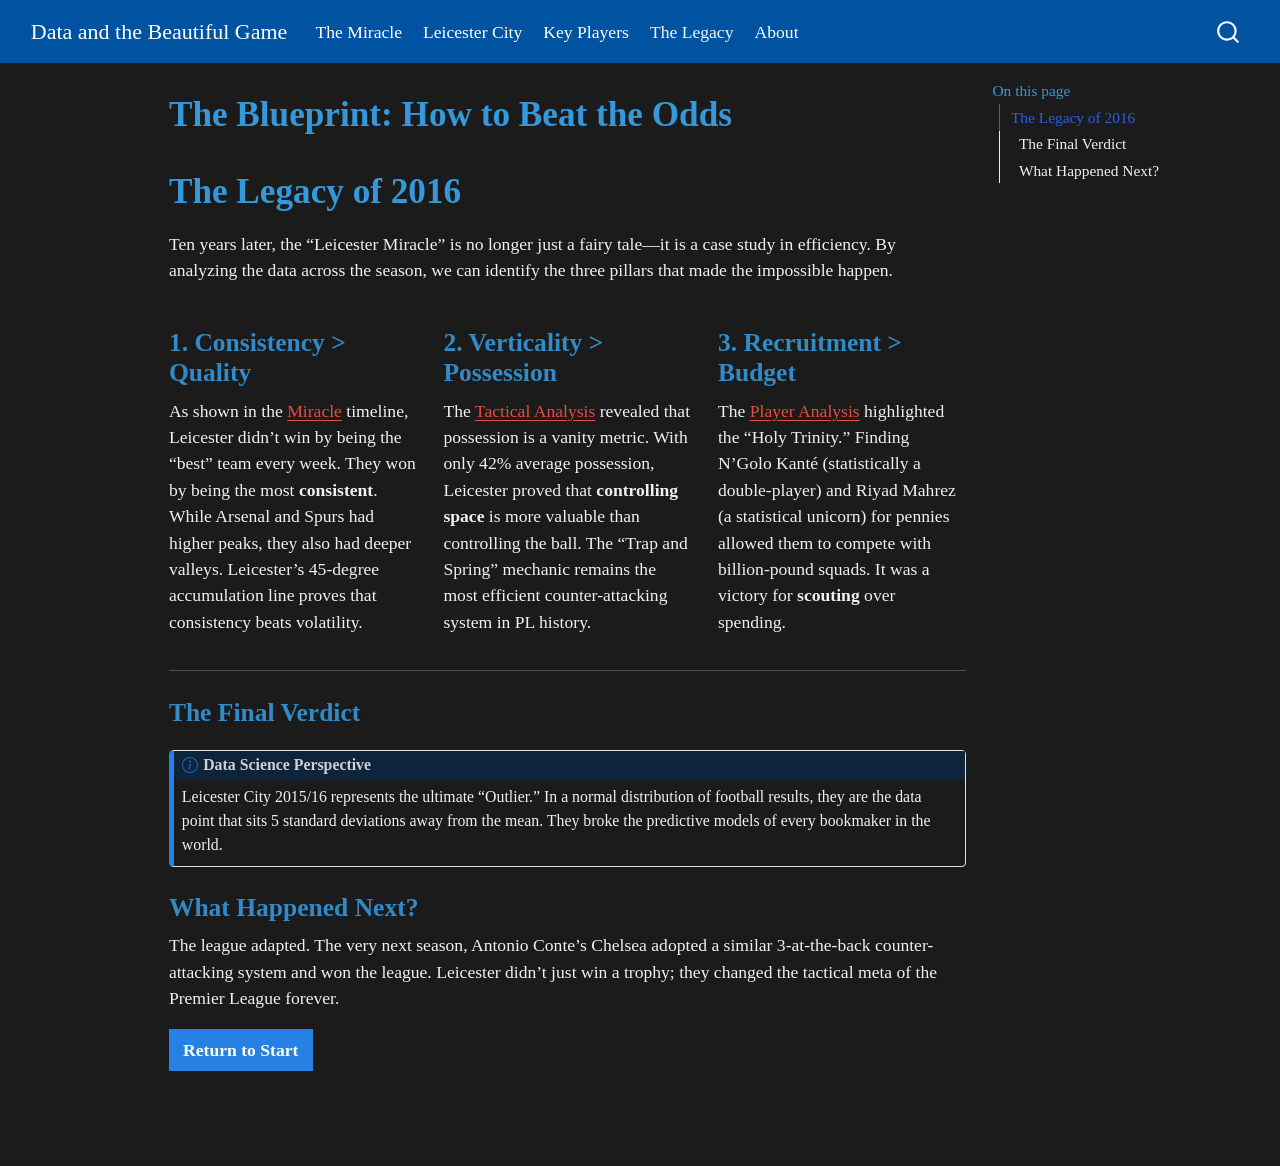
<file: legacy.html>
<!DOCTYPE html>
<html xmlns="http://www.w3.org/1999/xhtml" lang="en" xml:lang="en"><head>

<meta charset="utf-8">
<meta name="generator" content="quarto-1.7.32">

<meta name="viewport" content="width=device-width, initial-scale=1.0, user-scalable=yes">


<title>The Blueprint: How to Beat the Odds – Data and the Beautiful Game</title>
<style>
code{white-space: pre-wrap;}
span.smallcaps{font-variant: small-caps;}
div.columns{display: flex; gap: min(4vw, 1.5em);}
div.column{flex: auto; overflow-x: auto;}
div.hanging-indent{margin-left: 1.5em; text-indent: -1.5em;}
ul.task-list{list-style: none;}
ul.task-list li input[type="checkbox"] {
  width: 0.8em;
  margin: 0 0.8em 0.2em -1em; /* quarto-specific, see https://github.com/quarto-dev/quarto-cli/issues/4556 */ 
  vertical-align: middle;
}
</style>


<script src="site_libs/quarto-nav/quarto-nav.js"></script>
<script src="site_libs/quarto-nav/headroom.min.js"></script>
<script src="site_libs/clipboard/clipboard.min.js"></script>
<script src="site_libs/quarto-search/autocomplete.umd.js"></script>
<script src="site_libs/quarto-search/fuse.min.js"></script>
<script src="site_libs/quarto-search/quarto-search.js"></script>
<meta name="quarto:offset" content="./">
<script src="site_libs/quarto-html/quarto.js" type="module"></script>
<script src="site_libs/quarto-html/tabsets/tabsets.js" type="module"></script>
<script src="site_libs/quarto-html/popper.min.js"></script>
<script src="site_libs/quarto-html/tippy.umd.min.js"></script>
<script src="site_libs/quarto-html/anchor.min.js"></script>
<link href="site_libs/quarto-html/tippy.css" rel="stylesheet">
<link href="site_libs/quarto-html/quarto-syntax-highlighting-dark-2fef5ea3f8957b3e4ecc936fc74692ca.css" rel="stylesheet" id="quarto-text-highlighting-styles">
<script src="site_libs/bootstrap/bootstrap.min.js"></script>
<link href="site_libs/bootstrap/bootstrap-icons.css" rel="stylesheet">
<link href="site_libs/bootstrap/bootstrap-27c6b576c805509423db8bed79d89eeb.min.css" rel="stylesheet" append-hash="true" id="quarto-bootstrap" data-mode="dark">
<script id="quarto-search-options" type="application/json">{
  "location": "navbar",
  "copy-button": false,
  "collapse-after": 3,
  "panel-placement": "end",
  "type": "overlay",
  "limit": 50,
  "keyboard-shortcut": [
    "f",
    "/",
    "s"
  ],
  "show-item-context": false,
  "language": {
    "search-no-results-text": "No results",
    "search-matching-documents-text": "matching documents",
    "search-copy-link-title": "Copy link to search",
    "search-hide-matches-text": "Hide additional matches",
    "search-more-match-text": "more match in this document",
    "search-more-matches-text": "more matches in this document",
    "search-clear-button-title": "Clear",
    "search-text-placeholder": "",
    "search-detached-cancel-button-title": "Cancel",
    "search-submit-button-title": "Submit",
    "search-label": "Search"
  }
}</script>


<link rel="stylesheet" href="styles.css">
</head>

<body class="nav-fixed quarto-light">

<div id="quarto-search-results"></div>
  <header id="quarto-header" class="headroom fixed-top">
    <nav class="navbar navbar-expand-lg " data-bs-theme="dark">
      <div class="navbar-container container-fluid">
      <div class="navbar-brand-container mx-auto">
    <a class="navbar-brand" href="./index.html">
    <span class="navbar-title">Data and the Beautiful Game</span>
    </a>
  </div>
            <div id="quarto-search" class="" title="Search"></div>
          <button class="navbar-toggler" type="button" data-bs-toggle="collapse" data-bs-target="#navbarCollapse" aria-controls="navbarCollapse" role="menu" aria-expanded="false" aria-label="Toggle navigation" onclick="if (window.quartoToggleHeadroom) { window.quartoToggleHeadroom(); }">
  <span class="navbar-toggler-icon"></span>
</button>
          <div class="collapse navbar-collapse" id="navbarCollapse">
            <ul class="navbar-nav navbar-nav-scroll me-auto">
  <li class="nav-item">
    <a class="nav-link" href="./index.html"> 
<span class="menu-text">The Miracle</span></a>
  </li>  
  <li class="nav-item">
    <a class="nav-link" href="./leicestercity.html"> 
<span class="menu-text">Leicester City</span></a>
  </li>  
  <li class="nav-item">
    <a class="nav-link" href="./keyplayers.html"> 
<span class="menu-text">Key Players</span></a>
  </li>  
  <li class="nav-item">
    <a class="nav-link active" href="./legacy.html" aria-current="page"> 
<span class="menu-text">The Legacy</span></a>
  </li>  
  <li class="nav-item">
    <a class="nav-link" href="./about.html"> 
<span class="menu-text">About</span></a>
  </li>  
</ul>
          </div> <!-- /navcollapse -->
            <div class="quarto-navbar-tools">
</div>
      </div> <!-- /container-fluid -->
    </nav>
</header>
<!-- content -->
<div id="quarto-content" class="quarto-container page-columns page-rows-contents page-layout-article page-navbar">
<!-- sidebar -->
<!-- margin-sidebar -->
    <div id="quarto-margin-sidebar" class="sidebar margin-sidebar">
        <nav id="TOC" role="doc-toc" class="toc-active">
    <h2 id="toc-title">On this page</h2>
   
  <ul>
  <li><a href="#the-legacy-of-2016" id="toc-the-legacy-of-2016" class="nav-link active" data-scroll-target="#the-legacy-of-2016">The Legacy of 2016</a>
  <ul class="collapse">
  <li><a href="#the-final-verdict" id="toc-the-final-verdict" class="nav-link" data-scroll-target="#the-final-verdict">The Final Verdict</a></li>
  <li><a href="#what-happened-next" id="toc-what-happened-next" class="nav-link" data-scroll-target="#what-happened-next">What Happened Next?</a></li>
  </ul></li>
  </ul>
</nav>
    </div>
<!-- main -->
<main class="content" id="quarto-document-content">

<header id="title-block-header" class="quarto-title-block default">
<div class="quarto-title">
<h1 class="title">The Blueprint: How to Beat the Odds</h1>
</div>



<div class="quarto-title-meta">

    
  
    
  </div>
  


</header>


<section id="the-legacy-of-2016" class="level1">
<h1>The Legacy of 2016</h1>
<p>Ten years later, the “Leicester Miracle” is no longer just a fairy tale—it is a case study in efficiency. By analyzing the data across the season, we can identify the three pillars that made the impossible happen.</p>
<div class="grid">
<section id="consistency-quality" class="level3 g-col-4">
<h3 class="anchored" data-anchor-id="consistency-quality">1. Consistency &gt; Quality</h3>
<p>As shown in the <a href="./index.html">Miracle</a> timeline, Leicester didn’t win by being the “best” team every week. They won by being the most <strong>consistent</strong>. While Arsenal and Spurs had higher peaks, they also had deeper valleys. Leicester’s 45-degree accumulation line proves that consistency beats volatility.</p>
</section>
<section id="verticality-possession" class="level3 g-col-4">
<h3 class="anchored" data-anchor-id="verticality-possession">2. Verticality &gt; Possession</h3>
<p>The <a href="./leicestercity.html">Tactical Analysis</a> revealed that possession is a vanity metric. With only 42% average possession, Leicester proved that <strong>controlling space</strong> is more valuable than controlling the ball. The “Trap and Spring” mechanic remains the most efficient counter-attacking system in PL history.</p>
</section>
<section id="recruitment-budget" class="level3 g-col-4">
<h3 class="anchored" data-anchor-id="recruitment-budget">3. Recruitment &gt; Budget</h3>
<p>The <a href="./keyplayers.html">Player Analysis</a> highlighted the “Holy Trinity.” Finding N’Golo Kanté (statistically a double-player) and Riyad Mahrez (a statistical unicorn) for pennies allowed them to compete with billion-pound squads. It was a victory for <strong>scouting</strong> over spending.</p>
</section>
</div>
<hr>
<section id="the-final-verdict" class="level3">
<h3 class="anchored" data-anchor-id="the-final-verdict">The Final Verdict</h3>
<div class="callout callout-style-default callout-note callout-titled">
<div class="callout-header d-flex align-content-center">
<div class="callout-icon-container">
<i class="callout-icon"></i>
</div>
<div class="callout-title-container flex-fill">
Data Science Perspective
</div>
</div>
<div class="callout-body-container callout-body">
<p>Leicester City 2015/16 represents the ultimate “Outlier.” In a normal distribution of football results, they are the data point that sits 5 standard deviations away from the mean. They broke the predictive models of every bookmaker in the world.</p>
</div>
</div>
</section>
<section id="what-happened-next" class="level3">
<h3 class="anchored" data-anchor-id="what-happened-next">What Happened Next?</h3>
<p>The league adapted. The very next season, Antonio Conte’s Chelsea adopted a similar 3-at-the-back counter-attacking system and won the league. Leicester didn’t just win a trophy; they changed the tactical meta of the Premier League forever.</p>
<p><a href="./index.html" class="btn btn-primary" role="button"><strong>Return to Start</strong></a></p>


</section>
</section>

</main> <!-- /main -->
<script id="quarto-html-after-body" type="application/javascript">
  window.document.addEventListener("DOMContentLoaded", function (event) {
    const icon = "";
    const anchorJS = new window.AnchorJS();
    anchorJS.options = {
      placement: 'right',
      icon: icon
    };
    anchorJS.add('.anchored');
    const isCodeAnnotation = (el) => {
      for (const clz of el.classList) {
        if (clz.startsWith('code-annotation-')) {                     
          return true;
        }
      }
      return false;
    }
    const onCopySuccess = function(e) {
      // button target
      const button = e.trigger;
      // don't keep focus
      button.blur();
      // flash "checked"
      button.classList.add('code-copy-button-checked');
      var currentTitle = button.getAttribute("title");
      button.setAttribute("title", "Copied!");
      let tooltip;
      if (window.bootstrap) {
        button.setAttribute("data-bs-toggle", "tooltip");
        button.setAttribute("data-bs-placement", "left");
        button.setAttribute("data-bs-title", "Copied!");
        tooltip = new bootstrap.Tooltip(button, 
          { trigger: "manual", 
            customClass: "code-copy-button-tooltip",
            offset: [0, -8]});
        tooltip.show();    
      }
      setTimeout(function() {
        if (tooltip) {
          tooltip.hide();
          button.removeAttribute("data-bs-title");
          button.removeAttribute("data-bs-toggle");
          button.removeAttribute("data-bs-placement");
        }
        button.setAttribute("title", currentTitle);
        button.classList.remove('code-copy-button-checked');
      }, 1000);
      // clear code selection
      e.clearSelection();
    }
    const getTextToCopy = function(trigger) {
        const codeEl = trigger.previousElementSibling.cloneNode(true);
        for (const childEl of codeEl.children) {
          if (isCodeAnnotation(childEl)) {
            childEl.remove();
          }
        }
        return codeEl.innerText;
    }
    const clipboard = new window.ClipboardJS('.code-copy-button:not([data-in-quarto-modal])', {
      text: getTextToCopy
    });
    clipboard.on('success', onCopySuccess);
    if (window.document.getElementById('quarto-embedded-source-code-modal')) {
      const clipboardModal = new window.ClipboardJS('.code-copy-button[data-in-quarto-modal]', {
        text: getTextToCopy,
        container: window.document.getElementById('quarto-embedded-source-code-modal')
      });
      clipboardModal.on('success', onCopySuccess);
    }
      var localhostRegex = new RegExp(/^(?:http|https):\/\/localhost\:?[0-9]*\//);
      var mailtoRegex = new RegExp(/^mailto:/);
        var filterRegex = new RegExp("https:\/\/pjsimmy11-cmd\.github\.io\/soccerproject\/");
      var isInternal = (href) => {
          return filterRegex.test(href) || localhostRegex.test(href) || mailtoRegex.test(href);
      }
      // Inspect non-navigation links and adorn them if external
     var links = window.document.querySelectorAll('a[href]:not(.nav-link):not(.navbar-brand):not(.toc-action):not(.sidebar-link):not(.sidebar-item-toggle):not(.pagination-link):not(.no-external):not([aria-hidden]):not(.dropdown-item):not(.quarto-navigation-tool):not(.about-link)');
      for (var i=0; i<links.length; i++) {
        const link = links[i];
        if (!isInternal(link.href)) {
          // undo the damage that might have been done by quarto-nav.js in the case of
          // links that we want to consider external
          if (link.dataset.originalHref !== undefined) {
            link.href = link.dataset.originalHref;
          }
        }
      }
    function tippyHover(el, contentFn, onTriggerFn, onUntriggerFn) {
      const config = {
        allowHTML: true,
        maxWidth: 500,
        delay: 100,
        arrow: false,
        appendTo: function(el) {
            return el.parentElement;
        },
        interactive: true,
        interactiveBorder: 10,
        theme: 'quarto',
        placement: 'bottom-start',
      };
      if (contentFn) {
        config.content = contentFn;
      }
      if (onTriggerFn) {
        config.onTrigger = onTriggerFn;
      }
      if (onUntriggerFn) {
        config.onUntrigger = onUntriggerFn;
      }
      window.tippy(el, config); 
    }
    const noterefs = window.document.querySelectorAll('a[role="doc-noteref"]');
    for (var i=0; i<noterefs.length; i++) {
      const ref = noterefs[i];
      tippyHover(ref, function() {
        // use id or data attribute instead here
        let href = ref.getAttribute('data-footnote-href') || ref.getAttribute('href');
        try { href = new URL(href).hash; } catch {}
        const id = href.replace(/^#\/?/, "");
        const note = window.document.getElementById(id);
        if (note) {
          return note.innerHTML;
        } else {
          return "";
        }
      });
    }
    const xrefs = window.document.querySelectorAll('a.quarto-xref');
    const processXRef = (id, note) => {
      // Strip column container classes
      const stripColumnClz = (el) => {
        el.classList.remove("page-full", "page-columns");
        if (el.children) {
          for (const child of el.children) {
            stripColumnClz(child);
          }
        }
      }
      stripColumnClz(note)
      if (id === null || id.startsWith('sec-')) {
        // Special case sections, only their first couple elements
        const container = document.createElement("div");
        if (note.children && note.children.length > 2) {
          container.appendChild(note.children[0].cloneNode(true));
          for (let i = 1; i < note.children.length; i++) {
            const child = note.children[i];
            if (child.tagName === "P" && child.innerText === "") {
              continue;
            } else {
              container.appendChild(child.cloneNode(true));
              break;
            }
          }
          if (window.Quarto?.typesetMath) {
            window.Quarto.typesetMath(container);
          }
          return container.innerHTML
        } else {
          if (window.Quarto?.typesetMath) {
            window.Quarto.typesetMath(note);
          }
          return note.innerHTML;
        }
      } else {
        // Remove any anchor links if they are present
        const anchorLink = note.querySelector('a.anchorjs-link');
        if (anchorLink) {
          anchorLink.remove();
        }
        if (window.Quarto?.typesetMath) {
          window.Quarto.typesetMath(note);
        }
        if (note.classList.contains("callout")) {
          return note.outerHTML;
        } else {
          return note.innerHTML;
        }
      }
    }
    for (var i=0; i<xrefs.length; i++) {
      const xref = xrefs[i];
      tippyHover(xref, undefined, function(instance) {
        instance.disable();
        let url = xref.getAttribute('href');
        let hash = undefined; 
        if (url.startsWith('#')) {
          hash = url;
        } else {
          try { hash = new URL(url).hash; } catch {}
        }
        if (hash) {
          const id = hash.replace(/^#\/?/, "");
          const note = window.document.getElementById(id);
          if (note !== null) {
            try {
              const html = processXRef(id, note.cloneNode(true));
              instance.setContent(html);
            } finally {
              instance.enable();
              instance.show();
            }
          } else {
            // See if we can fetch this
            fetch(url.split('#')[0])
            .then(res => res.text())
            .then(html => {
              const parser = new DOMParser();
              const htmlDoc = parser.parseFromString(html, "text/html");
              const note = htmlDoc.getElementById(id);
              if (note !== null) {
                const html = processXRef(id, note);
                instance.setContent(html);
              } 
            }).finally(() => {
              instance.enable();
              instance.show();
            });
          }
        } else {
          // See if we can fetch a full url (with no hash to target)
          // This is a special case and we should probably do some content thinning / targeting
          fetch(url)
          .then(res => res.text())
          .then(html => {
            const parser = new DOMParser();
            const htmlDoc = parser.parseFromString(html, "text/html");
            const note = htmlDoc.querySelector('main.content');
            if (note !== null) {
              // This should only happen for chapter cross references
              // (since there is no id in the URL)
              // remove the first header
              if (note.children.length > 0 && note.children[0].tagName === "HEADER") {
                note.children[0].remove();
              }
              const html = processXRef(null, note);
              instance.setContent(html);
            } 
          }).finally(() => {
            instance.enable();
            instance.show();
          });
        }
      }, function(instance) {
      });
    }
        let selectedAnnoteEl;
        const selectorForAnnotation = ( cell, annotation) => {
          let cellAttr = 'data-code-cell="' + cell + '"';
          let lineAttr = 'data-code-annotation="' +  annotation + '"';
          const selector = 'span[' + cellAttr + '][' + lineAttr + ']';
          return selector;
        }
        const selectCodeLines = (annoteEl) => {
          const doc = window.document;
          const targetCell = annoteEl.getAttribute("data-target-cell");
          const targetAnnotation = annoteEl.getAttribute("data-target-annotation");
          const annoteSpan = window.document.querySelector(selectorForAnnotation(targetCell, targetAnnotation));
          const lines = annoteSpan.getAttribute("data-code-lines").split(",");
          const lineIds = lines.map((line) => {
            return targetCell + "-" + line;
          })
          let top = null;
          let height = null;
          let parent = null;
          if (lineIds.length > 0) {
              //compute the position of the single el (top and bottom and make a div)
              const el = window.document.getElementById(lineIds[0]);
              top = el.offsetTop;
              height = el.offsetHeight;
              parent = el.parentElement.parentElement;
            if (lineIds.length > 1) {
              const lastEl = window.document.getElementById(lineIds[lineIds.length - 1]);
              const bottom = lastEl.offsetTop + lastEl.offsetHeight;
              height = bottom - top;
            }
            if (top !== null && height !== null && parent !== null) {
              // cook up a div (if necessary) and position it 
              let div = window.document.getElementById("code-annotation-line-highlight");
              if (div === null) {
                div = window.document.createElement("div");
                div.setAttribute("id", "code-annotation-line-highlight");
                div.style.position = 'absolute';
                parent.appendChild(div);
              }
              div.style.top = top - 2 + "px";
              div.style.height = height + 4 + "px";
              div.style.left = 0;
              let gutterDiv = window.document.getElementById("code-annotation-line-highlight-gutter");
              if (gutterDiv === null) {
                gutterDiv = window.document.createElement("div");
                gutterDiv.setAttribute("id", "code-annotation-line-highlight-gutter");
                gutterDiv.style.position = 'absolute';
                const codeCell = window.document.getElementById(targetCell);
                const gutter = codeCell.querySelector('.code-annotation-gutter');
                gutter.appendChild(gutterDiv);
              }
              gutterDiv.style.top = top - 2 + "px";
              gutterDiv.style.height = height + 4 + "px";
            }
            selectedAnnoteEl = annoteEl;
          }
        };
        const unselectCodeLines = () => {
          const elementsIds = ["code-annotation-line-highlight", "code-annotation-line-highlight-gutter"];
          elementsIds.forEach((elId) => {
            const div = window.document.getElementById(elId);
            if (div) {
              div.remove();
            }
          });
          selectedAnnoteEl = undefined;
        };
          // Handle positioning of the toggle
      window.addEventListener(
        "resize",
        throttle(() => {
          elRect = undefined;
          if (selectedAnnoteEl) {
            selectCodeLines(selectedAnnoteEl);
          }
        }, 10)
      );
      function throttle(fn, ms) {
      let throttle = false;
      let timer;
        return (...args) => {
          if(!throttle) { // first call gets through
              fn.apply(this, args);
              throttle = true;
          } else { // all the others get throttled
              if(timer) clearTimeout(timer); // cancel #2
              timer = setTimeout(() => {
                fn.apply(this, args);
                timer = throttle = false;
              }, ms);
          }
        };
      }
        // Attach click handler to the DT
        const annoteDls = window.document.querySelectorAll('dt[data-target-cell]');
        for (const annoteDlNode of annoteDls) {
          annoteDlNode.addEventListener('click', (event) => {
            const clickedEl = event.target;
            if (clickedEl !== selectedAnnoteEl) {
              unselectCodeLines();
              const activeEl = window.document.querySelector('dt[data-target-cell].code-annotation-active');
              if (activeEl) {
                activeEl.classList.remove('code-annotation-active');
              }
              selectCodeLines(clickedEl);
              clickedEl.classList.add('code-annotation-active');
            } else {
              // Unselect the line
              unselectCodeLines();
              clickedEl.classList.remove('code-annotation-active');
            }
          });
        }
    const findCites = (el) => {
      const parentEl = el.parentElement;
      if (parentEl) {
        const cites = parentEl.dataset.cites;
        if (cites) {
          return {
            el,
            cites: cites.split(' ')
          };
        } else {
          return findCites(el.parentElement)
        }
      } else {
        return undefined;
      }
    };
    var bibliorefs = window.document.querySelectorAll('a[role="doc-biblioref"]');
    for (var i=0; i<bibliorefs.length; i++) {
      const ref = bibliorefs[i];
      const citeInfo = findCites(ref);
      if (citeInfo) {
        tippyHover(citeInfo.el, function() {
          var popup = window.document.createElement('div');
          citeInfo.cites.forEach(function(cite) {
            var citeDiv = window.document.createElement('div');
            citeDiv.classList.add('hanging-indent');
            citeDiv.classList.add('csl-entry');
            var biblioDiv = window.document.getElementById('ref-' + cite);
            if (biblioDiv) {
              citeDiv.innerHTML = biblioDiv.innerHTML;
            }
            popup.appendChild(citeDiv);
          });
          return popup.innerHTML;
        });
      }
    }
  });
  </script>
</div> <!-- /content -->




</body></html>
</file>
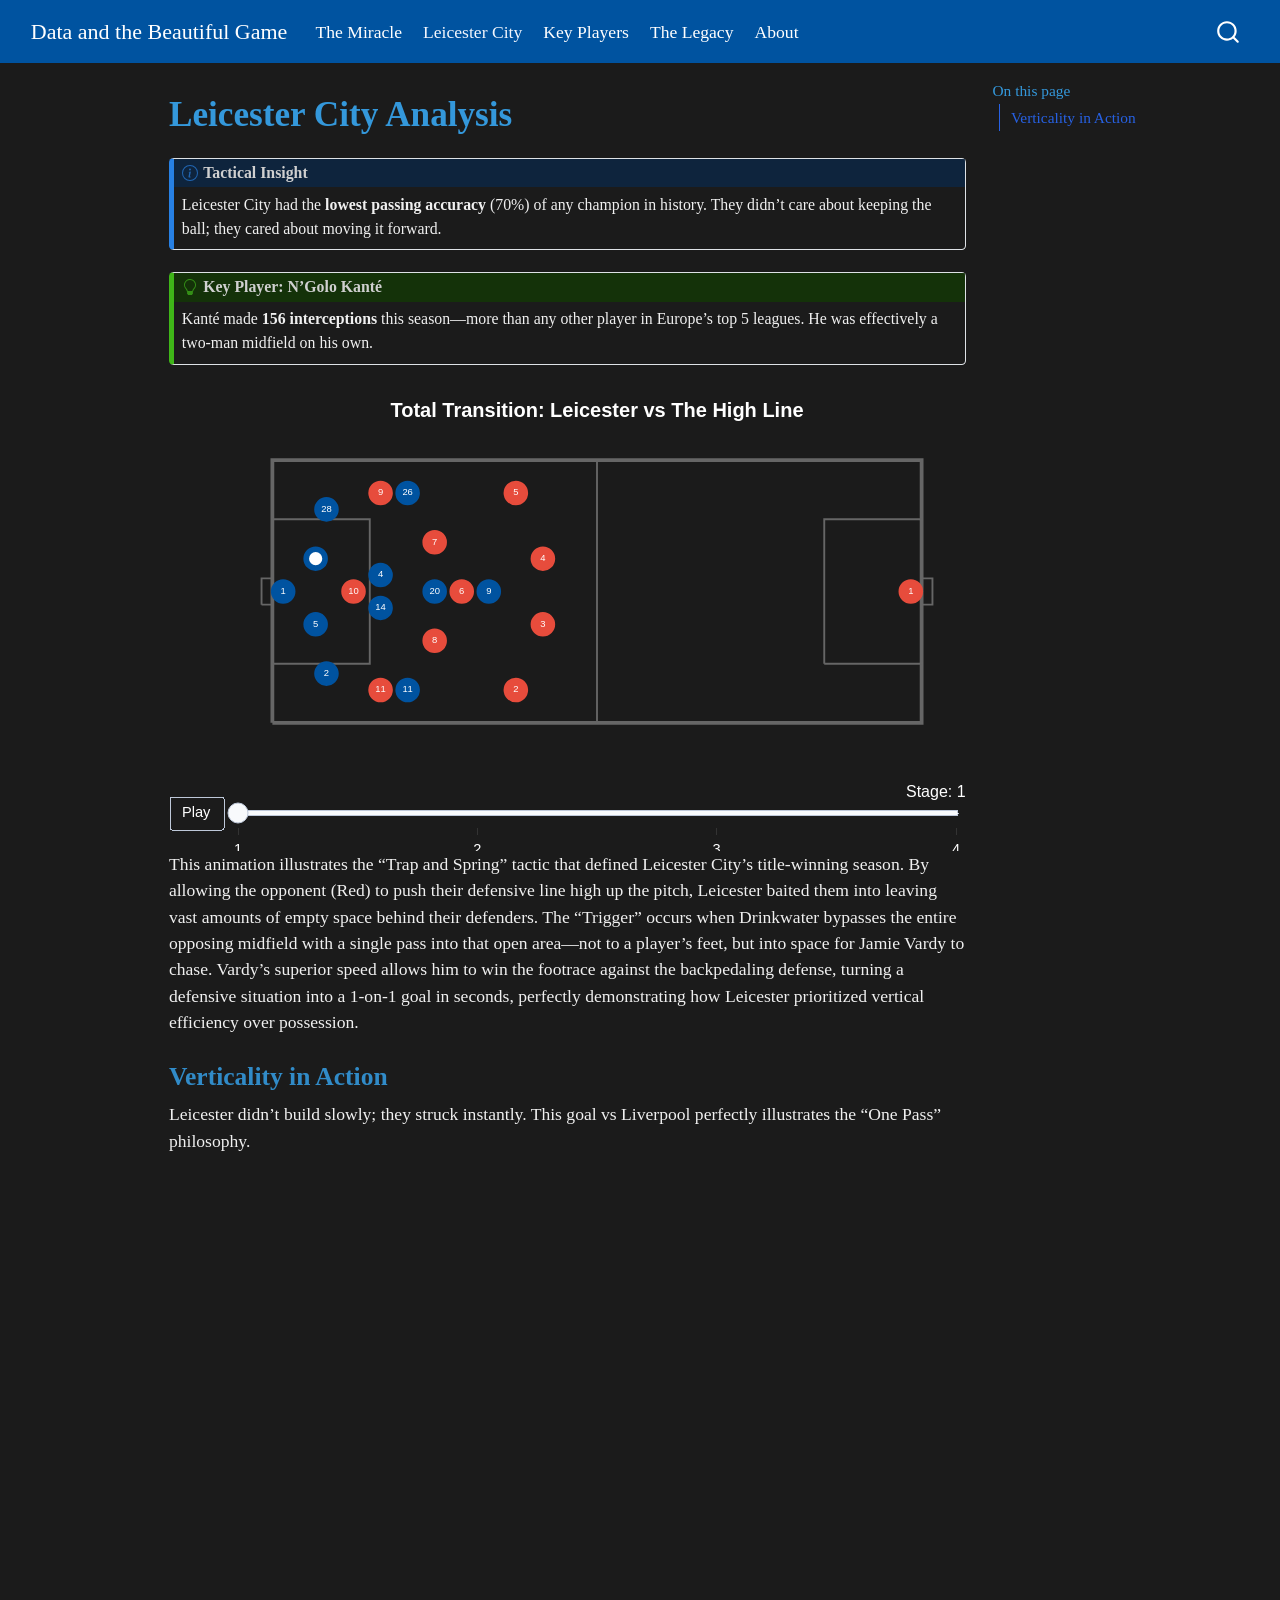
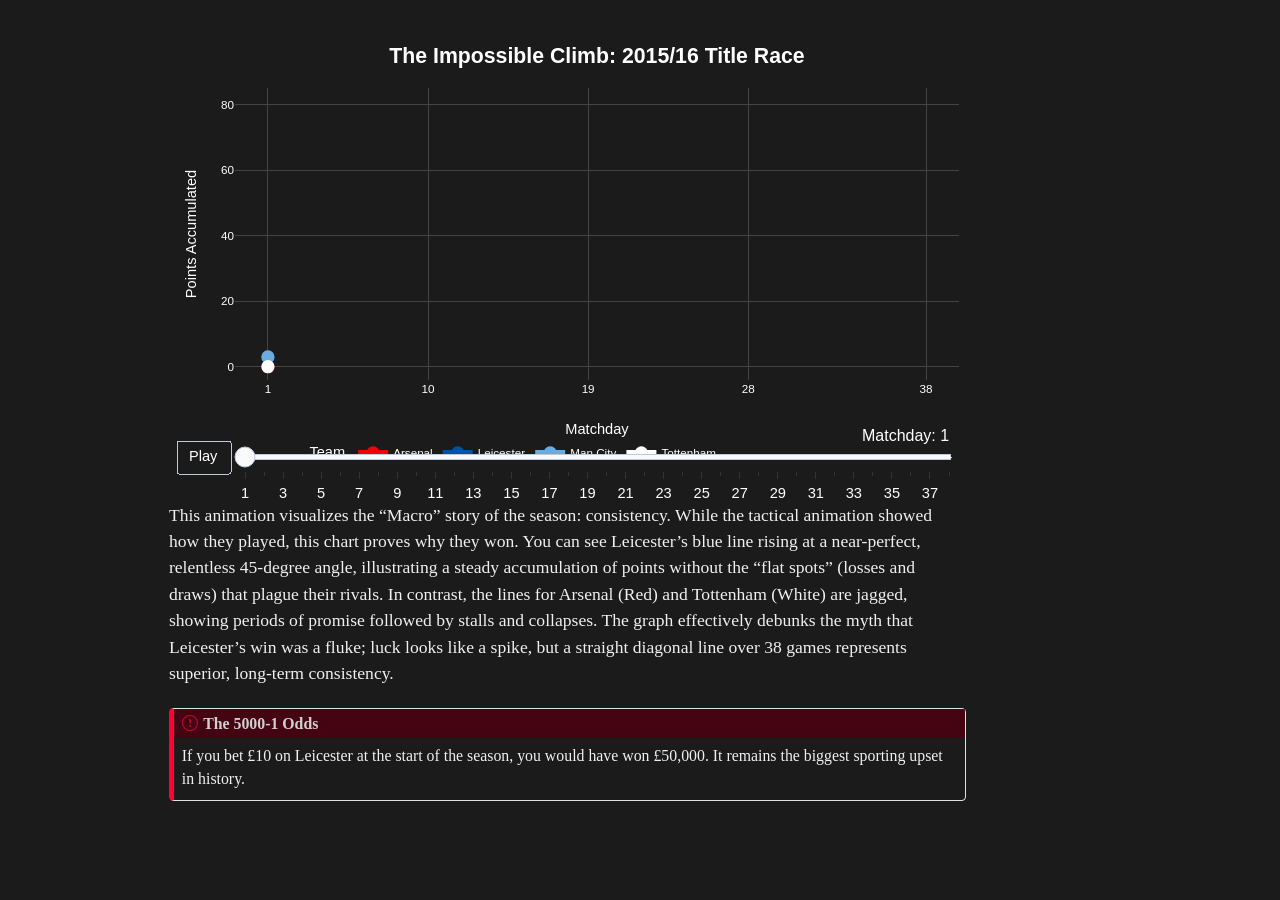
<file: leicestercity.html>
<!DOCTYPE html>
<html xmlns="http://www.w3.org/1999/xhtml" lang="en" xml:lang="en"><head>

<meta charset="utf-8">
<meta name="generator" content="quarto-1.7.32">

<meta name="viewport" content="width=device-width, initial-scale=1.0, user-scalable=yes">


<title>Leicester City Analysis – Data and the Beautiful Game</title>
<style>
code{white-space: pre-wrap;}
span.smallcaps{font-variant: small-caps;}
div.columns{display: flex; gap: min(4vw, 1.5em);}
div.column{flex: auto; overflow-x: auto;}
div.hanging-indent{margin-left: 1.5em; text-indent: -1.5em;}
ul.task-list{list-style: none;}
ul.task-list li input[type="checkbox"] {
  width: 0.8em;
  margin: 0 0.8em 0.2em -1em; /* quarto-specific, see https://github.com/quarto-dev/quarto-cli/issues/4556 */ 
  vertical-align: middle;
}
</style>


<script src="site_libs/quarto-nav/quarto-nav.js"></script>
<script src="site_libs/quarto-nav/headroom.min.js"></script>
<script src="site_libs/clipboard/clipboard.min.js"></script>
<script src="site_libs/quarto-search/autocomplete.umd.js"></script>
<script src="site_libs/quarto-search/fuse.min.js"></script>
<script src="site_libs/quarto-search/quarto-search.js"></script>
<meta name="quarto:offset" content="./">
<script src="site_libs/quarto-html/quarto.js" type="module"></script>
<script src="site_libs/quarto-html/tabsets/tabsets.js" type="module"></script>
<script src="site_libs/quarto-html/popper.min.js"></script>
<script src="site_libs/quarto-html/tippy.umd.min.js"></script>
<script src="site_libs/quarto-html/anchor.min.js"></script>
<link href="site_libs/quarto-html/tippy.css" rel="stylesheet">
<link href="site_libs/quarto-html/quarto-syntax-highlighting-dark-2fef5ea3f8957b3e4ecc936fc74692ca.css" rel="stylesheet" id="quarto-text-highlighting-styles">
<script src="site_libs/bootstrap/bootstrap.min.js"></script>
<link href="site_libs/bootstrap/bootstrap-icons.css" rel="stylesheet">
<link href="site_libs/bootstrap/bootstrap-27c6b576c805509423db8bed79d89eeb.min.css" rel="stylesheet" append-hash="true" id="quarto-bootstrap" data-mode="dark">
<script id="quarto-search-options" type="application/json">{
  "location": "navbar",
  "copy-button": false,
  "collapse-after": 3,
  "panel-placement": "end",
  "type": "overlay",
  "limit": 50,
  "keyboard-shortcut": [
    "f",
    "/",
    "s"
  ],
  "show-item-context": false,
  "language": {
    "search-no-results-text": "No results",
    "search-matching-documents-text": "matching documents",
    "search-copy-link-title": "Copy link to search",
    "search-hide-matches-text": "Hide additional matches",
    "search-more-match-text": "more match in this document",
    "search-more-matches-text": "more matches in this document",
    "search-clear-button-title": "Clear",
    "search-text-placeholder": "",
    "search-detached-cancel-button-title": "Cancel",
    "search-submit-button-title": "Submit",
    "search-label": "Search"
  }
}</script>
<link href="site_libs/htmltools-fill-0.5.9/fill.css" rel="stylesheet">

<script src="site_libs/htmlwidgets-1.6.4/htmlwidgets.js"></script>

<script src="site_libs/plotly-binding-4.11.0/plotly.js"></script>

<script src="site_libs/typedarray-0.1/typedarray.min.js"></script>

<script src="site_libs/jquery-3.5.1/jquery.min.js"></script>

<link href="site_libs/crosstalk-1.2.2/css/crosstalk.min.css" rel="stylesheet">

<script src="site_libs/crosstalk-1.2.2/js/crosstalk.min.js"></script>

<link href="site_libs/plotly-htmlwidgets-css-2.11.1/plotly-htmlwidgets.css" rel="stylesheet">

<script src="site_libs/plotly-main-2.11.1/plotly-latest.min.js"></script>



<link rel="stylesheet" href="styles.css">
</head>

<body class="nav-fixed quarto-light">

<div id="quarto-search-results"></div>
  <header id="quarto-header" class="headroom fixed-top">
    <nav class="navbar navbar-expand-lg " data-bs-theme="dark">
      <div class="navbar-container container-fluid">
      <div class="navbar-brand-container mx-auto">
    <a class="navbar-brand" href="./index.html">
    <span class="navbar-title">Data and the Beautiful Game</span>
    </a>
  </div>
            <div id="quarto-search" class="" title="Search"></div>
          <button class="navbar-toggler" type="button" data-bs-toggle="collapse" data-bs-target="#navbarCollapse" aria-controls="navbarCollapse" role="menu" aria-expanded="false" aria-label="Toggle navigation" onclick="if (window.quartoToggleHeadroom) { window.quartoToggleHeadroom(); }">
  <span class="navbar-toggler-icon"></span>
</button>
          <div class="collapse navbar-collapse" id="navbarCollapse">
            <ul class="navbar-nav navbar-nav-scroll me-auto">
  <li class="nav-item">
    <a class="nav-link" href="./index.html"> 
<span class="menu-text">The Miracle</span></a>
  </li>  
  <li class="nav-item">
    <a class="nav-link active" href="./leicestercity.html" aria-current="page"> 
<span class="menu-text">Leicester City</span></a>
  </li>  
  <li class="nav-item">
    <a class="nav-link" href="./keyplayers.html"> 
<span class="menu-text">Key Players</span></a>
  </li>  
  <li class="nav-item">
    <a class="nav-link" href="./legacy.html"> 
<span class="menu-text">The Legacy</span></a>
  </li>  
  <li class="nav-item">
    <a class="nav-link" href="./about.html"> 
<span class="menu-text">About</span></a>
  </li>  
</ul>
          </div> <!-- /navcollapse -->
            <div class="quarto-navbar-tools">
</div>
      </div> <!-- /container-fluid -->
    </nav>
</header>
<!-- content -->
<div id="quarto-content" class="quarto-container page-columns page-rows-contents page-layout-article page-navbar">
<!-- sidebar -->
<!-- margin-sidebar -->
    <div id="quarto-margin-sidebar" class="sidebar margin-sidebar">
        <nav id="TOC" role="doc-toc" class="toc-active">
    <h2 id="toc-title">On this page</h2>
   
  <ul>
  <li><a href="#verticality-in-action" id="toc-verticality-in-action" class="nav-link active" data-scroll-target="#verticality-in-action">Verticality in Action</a></li>
  </ul>
</nav>
    </div>
<!-- main -->
<main class="content" id="quarto-document-content">

<header id="title-block-header" class="quarto-title-block default">
<div class="quarto-title">
<h1 class="title">Leicester City Analysis</h1>
</div>



<div class="quarto-title-meta">

    
  
    
  </div>
  


</header>


<div class="callout callout-style-default callout-note callout-titled">
<div class="callout-header d-flex align-content-center">
<div class="callout-icon-container">
<i class="callout-icon"></i>
</div>
<div class="callout-title-container flex-fill">
Tactical Insight
</div>
</div>
<div class="callout-body-container callout-body">
<p>Leicester City had the <strong>lowest passing accuracy</strong> (70%) of any champion in history. They didn’t care about keeping the ball; they cared about moving it forward.</p>
</div>
</div>
<div class="callout callout-style-default callout-tip callout-titled">
<div class="callout-header d-flex align-content-center">
<div class="callout-icon-container">
<i class="callout-icon"></i>
</div>
<div class="callout-title-container flex-fill">
Key Player: N’Golo Kanté
</div>
</div>
<div class="callout-body-container callout-body">
<p>Kanté made <strong>156 interceptions</strong> this season—more than any other player in Europe’s top 5 leagues. He was effectively a two-man midfield on his own.</p>
</div>
</div>
<div class="cell">
<div class="cell-output-display">
<div class="plotly html-widget html-fill-item" id="htmlwidget-a29b9af5f195cb36d1cb" style="width:100%;height:464px;"></div>
<script type="application/json" data-for="htmlwidget-a29b9af5f195cb36d1cb">{"x":{"data":[{"x":[0,0,120,120,0],"y":[0,80,80,0,0],"text":"","type":"scatter","mode":"lines","line":{"width":3.7795275590551185,"color":"rgba(102,102,102,1)","dash":"solid"},"fill":"toself","fillcolor":"transparent","hoveron":"fills","showlegend":false,"xaxis":"x","yaxis":"y","hoverinfo":"text","frame":null},{"x":[60,60],"y":[0,80],"text":"","type":"scatter","mode":"lines","line":{"width":1.8897637795275593,"color":"rgba(102,102,102,1)","dash":"solid"},"hoveron":"points","showlegend":false,"xaxis":"x","yaxis":"y","hoverinfo":"text","frame":null},{"x":[0,0,18,18,0],"y":[18,62,62,18,18],"text":"","type":"scatter","mode":"lines","line":{"width":1.8897637795275593,"color":"rgba(102,102,102,1)","dash":"solid"},"fill":"toself","fillcolor":"transparent","hoveron":"fills","showlegend":false,"xaxis":"x","yaxis":"y","hoverinfo":"text","frame":null},{"x":[102,102,120,120,102],"y":[18,62,62,18,18],"text":"","type":"scatter","mode":"lines","line":{"width":1.8897637795275593,"color":"rgba(102,102,102,1)","dash":"solid"},"fill":"toself","fillcolor":"transparent","hoveron":"fills","showlegend":false,"xaxis":"x","yaxis":"y","hoverinfo":"text","frame":null},{"x":[-2,-2,0,0,-2],"y":[36,44,44,36,36],"text":"","type":"scatter","mode":"lines","line":{"width":1.8897637795275593,"color":"rgba(102,102,102,1)","dash":"solid"},"fill":"toself","fillcolor":"transparent","hoveron":"fills","showlegend":false,"xaxis":"x","yaxis":"y","hoverinfo":"text","frame":null},{"x":[120,120,122,122,120],"y":[36,44,44,36,36],"text":"","type":"scatter","mode":"lines","line":{"width":1.8897637795275593,"color":"rgba(102,102,102,1)","dash":"solid"},"fill":"toself","fillcolor":"transparent","hoveron":"fills","showlegend":false,"xaxis":"x","yaxis":"y","hoverinfo":"text","frame":null},{"x":[2,10,8,8,10,25,20,20,25,30,40],"y":[40,15,30,50,65,70,45,35,10,40,40],"text":["<b> Schmeichel <\/b>","<b> Simpson <\/b>","<b> Morgan <\/b>","<b> Huth <\/b>","<b> Fuchs <\/b>","<b> Mahrez <\/b>","<b> Drinkwater <\/b>","<b> Kanté <\/b>","<b> Albrighton <\/b>","<b> Okazaki <\/b>","<b> Vardy <\/b>"],"frame":"1","type":"scatter","mode":"markers","marker":{"autocolorscale":false,"color":"rgba(0,83,160,1)","opacity":1,"size":22.677165354330711,"symbol":"circle","line":{"width":1.8897637795275593,"color":"rgba(0,83,160,1)"}},"hoveron":"points","name":"Leicester","legendgroup":"Leicester","showlegend":true,"xaxis":"x","yaxis":"y","hoverinfo":"text","visible":true},{"x":[118,45,50,50,45,35,30,30,20,15,20],"y":[40,10,30,50,70,40,55,25,70,40,10],"text":["<b> Opp GK <\/b>","<b> Opp RB <\/b>","<b> Opp CB <\/b>","<b> Opp CB <\/b>","<b> Opp LB <\/b>","<b> Opp CDM <\/b>","<b> Opp CM <\/b>","<b> Opp CM <\/b>","<b> Opp RW <\/b>","<b> Opp ST <\/b>","<b> Opp LW <\/b>"],"frame":"1","type":"scatter","mode":"markers","marker":{"autocolorscale":false,"color":"rgba(231,76,60,1)","opacity":1,"size":22.677165354330711,"symbol":"circle","line":{"width":1.8897637795275593,"color":"rgba(231,76,60,1)"}},"hoveron":"points","name":"Opponent","legendgroup":"Opponent","showlegend":true,"xaxis":"x","yaxis":"y","hoverinfo":"text","visible":true},{"x":[2,10,8,8,10,25,20,20,25,30,40,118,45,50,50,45,35,30,30,20,15,20],"y":[40,15,30,50,65,70,45,35,10,40,40,40,10,30,50,70,40,55,25,70,40,10],"text":[1,2,5,6,28,26,4,14,11,20,9,1,2,3,4,5,6,7,8,9,10,11],"hovertext":["","","","","","","","","","","","","","","","","","","","","",""],"frame":"1","textfont":{"size":9.4488188976377963,"color":"rgba(255,255,255,1)"},"type":"scatter","mode":"text","hoveron":"points","showlegend":false,"xaxis":"x","yaxis":"y","hoverinfo":"text","visible":true},{"x":[8],"y":[50],"text":"","frame":"1","type":"scatter","mode":"markers","marker":{"autocolorscale":false,"color":"rgba(255,255,255,1)","opacity":1,"size":11.338582677165356,"symbol":"circle","line":{"width":1.8897637795275593,"color":"rgba(255,255,255,1)"}},"hoveron":"points","showlegend":false,"xaxis":"x","yaxis":"y","hoverinfo":"text","visible":true}],"layout":{"margin":{"t":60,"r":0,"b":0,"l":0},"plot_bgcolor":"rgba(27,27,27,1)","paper_bgcolor":"rgba(27,27,27,1)","font":{"color":"white","family":"","size":14.611872146118724},"title":{"text":"<b>Total Transition: Leicester vs The High Line<\/b>","font":{"color":"white","family":"","size":20},"x":0.5,"xref":"paper"},"xaxis":{"domain":[0,1],"automargin":true,"type":"linear","autorange":false,"range":[-8.1999999999999993,128.19999999999999],"tickmode":"array","ticktext":["0","40","80","120"],"tickvals":[0,40,80,119.99999999999999],"categoryorder":"array","categoryarray":["0","40","80","120"],"nticks":null,"ticks":"","tickcolor":null,"ticklen":0,"tickwidth":0,"showticklabels":false,"tickfont":{"color":null,"family":null,"size":0},"tickangle":-0,"showline":false,"linecolor":null,"linewidth":0,"showgrid":false,"gridcolor":null,"gridwidth":0,"zeroline":false,"anchor":"y","title":{"text":"","font":{"color":null,"family":null,"size":0}},"hoverformat":".2f","visible":false},"yaxis":{"domain":[0,1],"automargin":true,"type":"linear","autorange":false,"range":[-4,84],"tickmode":"array","ticktext":["0","20","40","60","80"],"tickvals":[0,20,40,60,80],"categoryorder":"array","categoryarray":["0","20","40","60","80"],"nticks":null,"ticks":"","tickcolor":null,"ticklen":0,"tickwidth":0,"showticklabels":false,"tickfont":{"color":null,"family":null,"size":0},"tickangle":-0,"showline":false,"linecolor":null,"linewidth":0,"showgrid":false,"gridcolor":null,"gridwidth":0,"zeroline":false,"anchor":"x","title":{"text":"","font":{"color":null,"family":null,"size":0}},"hoverformat":".2f","visible":false},"shapes":[{"type":"rect","fillcolor":null,"line":{"color":null,"width":0,"linetype":[]},"yref":"paper","xref":"paper","layer":"below","x0":0,"x1":1,"y0":0,"y1":1}],"showlegend":false,"legend":{"bgcolor":null,"bordercolor":null,"borderwidth":0,"font":{"color":"rgba(0,0,0,1)","family":"","size":11.68949771689498}},"hovermode":"closest","barmode":"relative","sliders":[{"currentvalue":{"prefix":"Stage: ","xanchor":"right","font":{"size":16,"color":"white"}},"steps":[{"method":"animate","args":[["1"],{"transition":{"duration":1000,"easing":"linear"},"frame":{"duration":1200,"redraw":false},"mode":"immediate"}],"label":"1","value":"1"},{"method":"animate","args":[["2"],{"transition":{"duration":1000,"easing":"linear"},"frame":{"duration":1200,"redraw":false},"mode":"immediate"}],"label":"2","value":"2"},{"method":"animate","args":[["3"],{"transition":{"duration":1000,"easing":"linear"},"frame":{"duration":1200,"redraw":false},"mode":"immediate"}],"label":"3","value":"3"},{"method":"animate","args":[["4"],{"transition":{"duration":1000,"easing":"linear"},"frame":{"duration":1200,"redraw":false},"mode":"immediate"}],"label":"4","value":"4"}],"visible":true,"pad":{"t":40}}],"updatemenus":[{"type":"buttons","direction":"right","showactive":false,"y":0,"x":0,"yanchor":"top","xanchor":"right","pad":{"t":60,"r":5},"buttons":[{"label":"Play","method":"animate","args":[null,{"fromcurrent":true,"mode":"immediate","transition":{"duration":1000,"easing":"linear"},"frame":{"duration":1200,"redraw":false}}]}]}]},"config":{"doubleClick":"reset","modeBarButtonsToAdd":["hoverclosest","hovercompare"],"showSendToCloud":false},"source":"A","attrs":{"20d05962410b":{"xmin":{},"xmax":{},"ymin":{},"ymax":{},"type":"scatter"},"20d01f30412":{"xmin":{},"xmax":{},"ymin":{},"ymax":{}},"20d05b6b7791":{"x":{},"y":{},"xend":{},"yend":{}},"20d05ff945e6":{"xmin":{},"xmax":{},"ymin":{},"ymax":{}},"20d075a44506":{"xmin":{},"xmax":{},"ymin":{},"ymax":{}},"20d0718138e1":{"xmin":{},"xmax":{},"ymin":{},"ymax":{}},"20d0663b55ec":{"xmin":{},"xmax":{},"ymin":{},"ymax":{}},"20d0590b6cca":{"x":{},"y":{},"frame":{},"colour":{},"text":{}},"20d05f28306d":{"x":{},"y":{},"label":{},"frame":{}},"20d06fee522f":{"x":{},"y":{},"frame":{}}},"cur_data":"20d05962410b","visdat":{"20d05962410b":["function (y) ","x"],"20d01f30412":["function (y) ","x"],"20d05b6b7791":["function (y) ","x"],"20d05ff945e6":["function (y) ","x"],"20d075a44506":["function (y) ","x"],"20d0718138e1":["function (y) ","x"],"20d0663b55ec":["function (y) ","x"],"20d0590b6cca":["function (y) ","x"],"20d05f28306d":["function (y) ","x"],"20d06fee522f":["function (y) ","x"]},"highlight":{"on":"plotly_click","persistent":false,"dynamic":false,"selectize":false,"opacityDim":0.20000000000000001,"selected":{"opacity":1},"debounce":0},"frames":[{"name":"1","data":[{"x":[2,10,8,8,10,25,20,20,25,30,40],"y":[40,15,30,50,65,70,45,35,10,40,40],"text":["<b> Schmeichel <\/b>","<b> Simpson <\/b>","<b> Morgan <\/b>","<b> Huth <\/b>","<b> Fuchs <\/b>","<b> Mahrez <\/b>","<b> Drinkwater <\/b>","<b> Kanté <\/b>","<b> Albrighton <\/b>","<b> Okazaki <\/b>","<b> Vardy <\/b>"],"frame":"1","type":"scatter","mode":"markers","marker":{"autocolorscale":false,"color":"rgba(0,83,160,1)","opacity":1,"size":22.677165354330711,"symbol":"circle","line":{"width":1.8897637795275593,"color":"rgba(0,83,160,1)"}},"hoveron":"points","name":"Leicester","legendgroup":"Leicester","showlegend":true,"xaxis":"x","yaxis":"y","hoverinfo":"text","visible":true},{"x":[118,45,50,50,45,35,30,30,20,15,20],"y":[40,10,30,50,70,40,55,25,70,40,10],"text":["<b> Opp GK <\/b>","<b> Opp RB <\/b>","<b> Opp CB <\/b>","<b> Opp CB <\/b>","<b> Opp LB <\/b>","<b> Opp CDM <\/b>","<b> Opp CM <\/b>","<b> Opp CM <\/b>","<b> Opp RW <\/b>","<b> Opp ST <\/b>","<b> Opp LW <\/b>"],"frame":"1","type":"scatter","mode":"markers","marker":{"autocolorscale":false,"color":"rgba(231,76,60,1)","opacity":1,"size":22.677165354330711,"symbol":"circle","line":{"width":1.8897637795275593,"color":"rgba(231,76,60,1)"}},"hoveron":"points","name":"Opponent","legendgroup":"Opponent","showlegend":true,"xaxis":"x","yaxis":"y","hoverinfo":"text","visible":true},{"x":[2,10,8,8,10,25,20,20,25,30,40,118,45,50,50,45,35,30,30,20,15,20],"y":[40,15,30,50,65,70,45,35,10,40,40,40,10,30,50,70,40,55,25,70,40,10],"text":[1,2,5,6,28,26,4,14,11,20,9,1,2,3,4,5,6,7,8,9,10,11],"hovertext":["","","","","","","","","","","","","","","","","","","","","",""],"frame":"1","textfont":{"size":9.4488188976377963,"color":"rgba(255,255,255,1)"},"type":"scatter","mode":"text","hoveron":"points","showlegend":false,"xaxis":"x","yaxis":"y","hoverinfo":"text","visible":true},{"x":[8],"y":[50],"text":"","frame":"1","type":"scatter","mode":"markers","marker":{"autocolorscale":false,"color":"rgba(255,255,255,1)","opacity":1,"size":11.338582677165356,"symbol":"circle","line":{"width":1.8897637795275593,"color":"rgba(255,255,255,1)"}},"hoveron":"points","showlegend":false,"xaxis":"x","yaxis":"y","hoverinfo":"text","visible":true}],"traces":[6,7,8,9]},{"name":"2","data":[{"x":[4,12,10,10,12,35,28,25,35,40,60],"y":[40,15,30,50,65,75,48,32,8,35,40],"text":["<b> Schmeichel <\/b>","<b> Simpson <\/b>","<b> Morgan <\/b>","<b> Huth <\/b>","<b> Fuchs <\/b>","<b> Mahrez <\/b>","<b> Drinkwater <\/b>","<b> Kanté <\/b>","<b> Albrighton <\/b>","<b> Okazaki <\/b>","<b> Vardy <\/b>"],"frame":"2","type":"scatter","mode":"markers","marker":{"autocolorscale":false,"color":"rgba(0,83,160,1)","opacity":1,"size":22.677165354330711,"symbol":"circle","line":{"width":1.8897637795275593,"color":"rgba(0,83,160,1)"}},"hoveron":"points","name":"Leicester","legendgroup":"Leicester","showlegend":true,"xaxis":"x","yaxis":"y","hoverinfo":"text","visible":true},{"x":[115,45,48,48,45,38,32,32,22,18,22],"y":[40,12,32,48,68,42,52,28,70,40,10],"text":["<b> Opp GK <\/b>","<b> Opp RB <\/b>","<b> Opp CB <\/b>","<b> Opp CB <\/b>","<b> Opp LB <\/b>","<b> Opp CDM <\/b>","<b> Opp CM <\/b>","<b> Opp CM <\/b>","<b> Opp RW <\/b>","<b> Opp ST <\/b>","<b> Opp LW <\/b>"],"frame":"2","type":"scatter","mode":"markers","marker":{"autocolorscale":false,"color":"rgba(231,76,60,1)","opacity":1,"size":22.677165354330711,"symbol":"circle","line":{"width":1.8897637795275593,"color":"rgba(231,76,60,1)"}},"hoveron":"points","name":"Opponent","legendgroup":"Opponent","showlegend":true,"xaxis":"x","yaxis":"y","hoverinfo":"text","visible":true},{"x":[4,12,10,10,12,35,28,25,35,40,60,115,45,48,48,45,38,32,32,22,18,22],"y":[40,15,30,50,65,75,48,32,8,35,40,40,12,32,48,68,42,52,28,70,40,10],"text":[1,2,5,6,28,26,4,14,11,20,9,1,2,3,4,5,6,7,8,9,10,11],"hovertext":["","","","","","","","","","","","","","","","","","","","","",""],"frame":"2","textfont":{"size":9.4488188976377963,"color":"rgba(255,255,255,1)"},"type":"scatter","mode":"text","hoveron":"points","showlegend":false,"xaxis":"x","yaxis":"y","hoverinfo":"text","visible":true},{"x":[28],"y":[48],"text":"","frame":"2","type":"scatter","mode":"markers","marker":{"autocolorscale":false,"color":"rgba(255,255,255,1)","opacity":1,"size":11.338582677165356,"symbol":"circle","line":{"width":1.8897637795275593,"color":"rgba(255,255,255,1)"}},"hoveron":"points","showlegend":false,"xaxis":"x","yaxis":"y","hoverinfo":"text","visible":true}],"traces":[6,7,8,9]},{"name":"3","data":[{"x":[8,20,15,15,20,55,35,35,55,50,80],"y":[40,20,35,45,60,75,50,30,5,40,40],"text":["<b> Schmeichel <\/b>","<b> Simpson <\/b>","<b> Morgan <\/b>","<b> Huth <\/b>","<b> Fuchs <\/b>","<b> Mahrez <\/b>","<b> Drinkwater <\/b>","<b> Kanté <\/b>","<b> Albrighton <\/b>","<b> Okazaki <\/b>","<b> Vardy <\/b>"],"frame":"3","type":"scatter","mode":"markers","marker":{"autocolorscale":false,"color":"rgba(0,83,160,1)","opacity":1,"size":22.677165354330711,"symbol":"circle","line":{"width":1.8897637795275593,"color":"rgba(0,83,160,1)"}},"hoveron":"points","name":"Leicester","legendgroup":"Leicester","showlegend":true,"xaxis":"x","yaxis":"y","hoverinfo":"text","visible":true},{"x":[110,50,65,65,50,45,40,40,30,25,30],"y":[40,15,35,45,65,45,55,25,70,40,10],"text":["<b> Opp GK <\/b>","<b> Opp RB <\/b>","<b> Opp CB <\/b>","<b> Opp CB <\/b>","<b> Opp LB <\/b>","<b> Opp CDM <\/b>","<b> Opp CM <\/b>","<b> Opp CM <\/b>","<b> Opp RW <\/b>","<b> Opp ST <\/b>","<b> Opp LW <\/b>"],"frame":"3","type":"scatter","mode":"markers","marker":{"autocolorscale":false,"color":"rgba(231,76,60,1)","opacity":1,"size":22.677165354330711,"symbol":"circle","line":{"width":1.8897637795275593,"color":"rgba(231,76,60,1)"}},"hoveron":"points","name":"Opponent","legendgroup":"Opponent","showlegend":true,"xaxis":"x","yaxis":"y","hoverinfo":"text","visible":true},{"x":[8,20,15,15,20,55,35,35,55,50,80,110,50,65,65,50,45,40,40,30,25,30],"y":[40,20,35,45,60,75,50,30,5,40,40,40,15,35,45,65,45,55,25,70,40,10],"text":[1,2,5,6,28,26,4,14,11,20,9,1,2,3,4,5,6,7,8,9,10,11],"hovertext":["","","","","","","","","","","","","","","","","","","","","",""],"frame":"3","textfont":{"size":9.4488188976377963,"color":"rgba(255,255,255,1)"},"type":"scatter","mode":"text","hoveron":"points","showlegend":false,"xaxis":"x","yaxis":"y","hoverinfo":"text","visible":true},{"x":[80],"y":[40],"text":"","frame":"3","type":"scatter","mode":"markers","marker":{"autocolorscale":false,"color":"rgba(255,255,255,1)","opacity":1,"size":11.338582677165356,"symbol":"circle","line":{"width":1.8897637795275593,"color":"rgba(255,255,255,1)"}},"hoveron":"points","showlegend":false,"xaxis":"x","yaxis":"y","hoverinfo":"text","visible":true}],"traces":[6,7,8,9]},{"name":"4","data":[{"x":[10,25,20,20,25,70,50,45,70,60,110],"y":[40,25,35,45,55,70,55,30,10,40,40],"text":["<b> Schmeichel <\/b>","<b> Simpson <\/b>","<b> Morgan <\/b>","<b> Huth <\/b>","<b> Fuchs <\/b>","<b> Mahrez <\/b>","<b> Drinkwater <\/b>","<b> Kanté <\/b>","<b> Albrighton <\/b>","<b> Okazaki <\/b>","<b> Vardy <\/b>"],"frame":"4","type":"scatter","mode":"markers","marker":{"autocolorscale":false,"color":"rgba(0,83,160,1)","opacity":1,"size":22.677165354330711,"symbol":"circle","line":{"width":1.8897637795275593,"color":"rgba(0,83,160,1)"}},"hoveron":"points","name":"Leicester","legendgroup":"Leicester","showlegend":true,"xaxis":"x","yaxis":"y","hoverinfo":"text","visible":true},{"x":[105,65,80,80,65,55,50,50,40,35,40],"y":[40,20,38,42,60,45,55,25,70,40,10],"text":["<b> Opp GK <\/b>","<b> Opp RB <\/b>","<b> Opp CB <\/b>","<b> Opp CB <\/b>","<b> Opp LB <\/b>","<b> Opp CDM <\/b>","<b> Opp CM <\/b>","<b> Opp CM <\/b>","<b> Opp RW <\/b>","<b> Opp ST <\/b>","<b> Opp LW <\/b>"],"frame":"4","type":"scatter","mode":"markers","marker":{"autocolorscale":false,"color":"rgba(231,76,60,1)","opacity":1,"size":22.677165354330711,"symbol":"circle","line":{"width":1.8897637795275593,"color":"rgba(231,76,60,1)"}},"hoveron":"points","name":"Opponent","legendgroup":"Opponent","showlegend":true,"xaxis":"x","yaxis":"y","hoverinfo":"text","visible":true},{"x":[10,25,20,20,25,70,50,45,70,60,110,105,65,80,80,65,55,50,50,40,35,40],"y":[40,25,35,45,55,70,55,30,10,40,40,40,20,38,42,60,45,55,25,70,40,10],"text":[1,2,5,6,28,26,4,14,11,20,9,1,2,3,4,5,6,7,8,9,10,11],"hovertext":["","","","","","","","","","","","","","","","","","","","","",""],"frame":"4","textfont":{"size":9.4488188976377963,"color":"rgba(255,255,255,1)"},"type":"scatter","mode":"text","hoveron":"points","showlegend":false,"xaxis":"x","yaxis":"y","hoverinfo":"text","visible":true},{"x":[115],"y":[40],"text":"","frame":"4","type":"scatter","mode":"markers","marker":{"autocolorscale":false,"color":"rgba(255,255,255,1)","opacity":1,"size":11.338582677165356,"symbol":"circle","line":{"width":1.8897637795275593,"color":"rgba(255,255,255,1)"}},"hoveron":"points","showlegend":false,"xaxis":"x","yaxis":"y","hoverinfo":"text","visible":true}],"traces":[6,7,8,9]}],"shinyEvents":["plotly_hover","plotly_click","plotly_selected","plotly_relayout","plotly_brushed","plotly_brushing","plotly_clickannotation","plotly_doubleclick","plotly_deselect","plotly_afterplot","plotly_sunburstclick"],"base_url":"https://plot.ly"},"evals":[],"jsHooks":[]}</script>
</div>
</div>
<p>This animation illustrates the “Trap and Spring” tactic that defined Leicester City’s title-winning season. By allowing the opponent (Red) to push their defensive line high up the pitch, Leicester baited them into leaving vast amounts of empty space behind their defenders. The “Trigger” occurs when Drinkwater bypasses the entire opposing midfield with a single pass into that open area—not to a player’s feet, but into space for Jamie Vardy to chase. Vardy’s superior speed allows him to win the footrace against the backpedaling defense, turning a defensive situation into a 1-on-1 goal in seconds, perfectly demonstrating how Leicester prioritized vertical efficiency over possession.</p>
<section id="verticality-in-action" class="level3">
<h3 class="anchored" data-anchor-id="verticality-in-action">Verticality in Action</h3>
<p>Leicester didn’t build slowly; they struck instantly. This goal vs Liverpool perfectly illustrates the “One Pass” philosophy.</p>
<div class="quarto-video ratio ratio-16x9"><iframe data-external="1" src="https://www.youtube.com/embed/L7qKQXb8BaU?start=34" title="" frameborder="0" allow="accelerometer; autoplay; clipboard-write; encrypted-media; gyroscope; picture-in-picture" allowfullscreen=""></iframe></div>
<div class="cell">
<div class="cell-output-display">
<div class="plotly html-widget html-fill-item" id="htmlwidget-1b8610bc85141ca99a7e" style="width:100%;height:464px;"></div>
<script type="application/json" data-for="htmlwidget-1b8610bc85141ca99a7e">{"x":{"data":[{"x":[1],"y":[0],"text":"Matchday:  1<br />Points:  0<br />Team: Arsenal<br />frame:  1","frame":"1","type":"scatter","mode":"lines+markers","line":{"width":5.6692913385826778,"color":"rgba(239,1,7,1)","dash":"solid"},"hoveron":"points","name":"Arsenal","legendgroup":"Arsenal","showlegend":true,"xaxis":"x","yaxis":"y","hoverinfo":"text","marker":{"autocolorscale":false,"color":"rgba(239,1,7,1)","opacity":1,"size":11.338582677165356,"symbol":"circle","line":{"width":1.8897637795275593,"color":"rgba(239,1,7,1)"}},"visible":true},{"x":[1],"y":[3],"text":"Matchday:  1<br />Points:  3<br />Team: Leicester<br />frame:  1","frame":"1","type":"scatter","mode":"lines+markers","line":{"width":5.6692913385826778,"color":"rgba(0,83,160,1)","dash":"solid"},"hoveron":"points","name":"Leicester","legendgroup":"Leicester","showlegend":true,"xaxis":"x","yaxis":"y","hoverinfo":"text","marker":{"autocolorscale":false,"color":"rgba(0,83,160,1)","opacity":1,"size":11.338582677165356,"symbol":"circle","line":{"width":1.8897637795275593,"color":"rgba(0,83,160,1)"}},"visible":true},{"x":[1],"y":[3],"text":"Matchday:  1<br />Points:  3<br />Team: Man City<br />frame:  1","frame":"1","type":"scatter","mode":"lines+markers","line":{"width":5.6692913385826778,"color":"rgba(108,171,221,1)","dash":"solid"},"hoveron":"points","name":"Man City","legendgroup":"Man City","showlegend":true,"xaxis":"x","yaxis":"y","hoverinfo":"text","marker":{"autocolorscale":false,"color":"rgba(108,171,221,1)","opacity":1,"size":11.338582677165356,"symbol":"circle","line":{"width":1.8897637795275593,"color":"rgba(108,171,221,1)"}},"visible":true},{"x":[1],"y":[0],"text":"Matchday:  1<br />Points:  0<br />Team: Tottenham<br />frame:  1","frame":"1","type":"scatter","mode":"lines+markers","line":{"width":5.6692913385826778,"color":"rgba(255,255,255,1)","dash":"solid"},"hoveron":"points","name":"Tottenham","legendgroup":"Tottenham","showlegend":true,"xaxis":"x","yaxis":"y","hoverinfo":"text","marker":{"autocolorscale":false,"color":"rgba(255,255,255,1)","opacity":1,"size":11.338582677165356,"symbol":"circle","line":{"width":1.8897637795275593,"color":"rgba(255,255,255,1)"}},"visible":true}],"layout":{"margin":{"t":50,"r":7.3059360730593621,"b":50,"l":37.260273972602747},"plot_bgcolor":"rgba(27,27,27,1)","paper_bgcolor":"rgba(27,27,27,1)","font":{"color":"white","family":"","size":14.611872146118724},"title":{"text":"<b> The Impossible Climb: 2015/16 Title Race <\/b>","font":{"color":"rgba(255,255,255,1)","family":"","size":21.253632212536321},"x":0.5,"xref":"paper"},"xaxis":{"domain":[0,1],"automargin":true,"type":"linear","autorange":false,"range":[-0.85000000000000009,39.850000000000001],"tickmode":"array","ticktext":["1","10","19","28","38"],"tickvals":[1,10,19,28,38],"categoryorder":"array","categoryarray":["1","10","19","28","38"],"nticks":null,"ticks":"","tickcolor":null,"ticklen":3.6529680365296811,"tickwidth":0,"showticklabels":true,"tickfont":{"color":"rgba(255,255,255,1)","family":"","size":11.68949771689498},"tickangle":-0,"showline":false,"linecolor":null,"linewidth":0,"showgrid":true,"gridcolor":"rgba(68,68,68,1)","gridwidth":0,"zeroline":false,"anchor":"y","title":{"text":"Matchday","font":{"color":"rgba(255,255,255,1)","family":"","size":14.611872146118724}},"hoverformat":".2f"},"yaxis":{"domain":[0,1],"automargin":true,"type":"linear","autorange":false,"range":[-4.0499999999999998,85.049999999999997],"tickmode":"array","ticktext":["0","20","40","60","80"],"tickvals":[0,20.000000000000004,40,60,80],"categoryorder":"array","categoryarray":["0","20","40","60","80"],"nticks":null,"ticks":"","tickcolor":null,"ticklen":3.6529680365296811,"tickwidth":0,"showticklabels":true,"tickfont":{"color":"rgba(255,255,255,1)","family":"","size":11.68949771689498},"tickangle":-0,"showline":false,"linecolor":null,"linewidth":0,"showgrid":true,"gridcolor":"rgba(68,68,68,1)","gridwidth":0,"zeroline":false,"anchor":"x","title":{"text":"Points Accumulated","font":{"color":"rgba(255,255,255,1)","family":"","size":14.611872146118724}},"hoverformat":".2f"},"shapes":[{"type":"rect","fillcolor":null,"line":{"color":null,"width":0,"linetype":[]},"yref":"paper","xref":"paper","layer":"below","x0":0,"x1":1,"y0":0,"y1":1}],"showlegend":true,"legend":{"bgcolor":null,"bordercolor":null,"borderwidth":0,"font":{"color":"rgba(255,255,255,1)","family":"","size":11.68949771689498},"title":{"text":"Team","font":{"color":"rgba(255,255,255,1)","family":"","size":14.611872146118724}},"orientation":"h","x":0.10000000000000001,"y":-0.20000000000000001},"hovermode":"closest","barmode":"relative","sliders":[{"currentvalue":{"prefix":"Matchday: ","xanchor":"right","font":{"size":16,"color":"white"}},"steps":[{"method":"animate","args":[["1"],{"transition":{"duration":0,"easing":"linear"},"frame":{"duration":100,"redraw":false},"mode":"immediate"}],"label":"1","value":"1"},{"method":"animate","args":[["2"],{"transition":{"duration":0,"easing":"linear"},"frame":{"duration":100,"redraw":false},"mode":"immediate"}],"label":"2","value":"2"},{"method":"animate","args":[["3"],{"transition":{"duration":0,"easing":"linear"},"frame":{"duration":100,"redraw":false},"mode":"immediate"}],"label":"3","value":"3"},{"method":"animate","args":[["4"],{"transition":{"duration":0,"easing":"linear"},"frame":{"duration":100,"redraw":false},"mode":"immediate"}],"label":"4","value":"4"},{"method":"animate","args":[["5"],{"transition":{"duration":0,"easing":"linear"},"frame":{"duration":100,"redraw":false},"mode":"immediate"}],"label":"5","value":"5"},{"method":"animate","args":[["6"],{"transition":{"duration":0,"easing":"linear"},"frame":{"duration":100,"redraw":false},"mode":"immediate"}],"label":"6","value":"6"},{"method":"animate","args":[["7"],{"transition":{"duration":0,"easing":"linear"},"frame":{"duration":100,"redraw":false},"mode":"immediate"}],"label":"7","value":"7"},{"method":"animate","args":[["8"],{"transition":{"duration":0,"easing":"linear"},"frame":{"duration":100,"redraw":false},"mode":"immediate"}],"label":"8","value":"8"},{"method":"animate","args":[["9"],{"transition":{"duration":0,"easing":"linear"},"frame":{"duration":100,"redraw":false},"mode":"immediate"}],"label":"9","value":"9"},{"method":"animate","args":[["10"],{"transition":{"duration":0,"easing":"linear"},"frame":{"duration":100,"redraw":false},"mode":"immediate"}],"label":"10","value":"10"},{"method":"animate","args":[["11"],{"transition":{"duration":0,"easing":"linear"},"frame":{"duration":100,"redraw":false},"mode":"immediate"}],"label":"11","value":"11"},{"method":"animate","args":[["12"],{"transition":{"duration":0,"easing":"linear"},"frame":{"duration":100,"redraw":false},"mode":"immediate"}],"label":"12","value":"12"},{"method":"animate","args":[["13"],{"transition":{"duration":0,"easing":"linear"},"frame":{"duration":100,"redraw":false},"mode":"immediate"}],"label":"13","value":"13"},{"method":"animate","args":[["14"],{"transition":{"duration":0,"easing":"linear"},"frame":{"duration":100,"redraw":false},"mode":"immediate"}],"label":"14","value":"14"},{"method":"animate","args":[["15"],{"transition":{"duration":0,"easing":"linear"},"frame":{"duration":100,"redraw":false},"mode":"immediate"}],"label":"15","value":"15"},{"method":"animate","args":[["16"],{"transition":{"duration":0,"easing":"linear"},"frame":{"duration":100,"redraw":false},"mode":"immediate"}],"label":"16","value":"16"},{"method":"animate","args":[["17"],{"transition":{"duration":0,"easing":"linear"},"frame":{"duration":100,"redraw":false},"mode":"immediate"}],"label":"17","value":"17"},{"method":"animate","args":[["18"],{"transition":{"duration":0,"easing":"linear"},"frame":{"duration":100,"redraw":false},"mode":"immediate"}],"label":"18","value":"18"},{"method":"animate","args":[["19"],{"transition":{"duration":0,"easing":"linear"},"frame":{"duration":100,"redraw":false},"mode":"immediate"}],"label":"19","value":"19"},{"method":"animate","args":[["20"],{"transition":{"duration":0,"easing":"linear"},"frame":{"duration":100,"redraw":false},"mode":"immediate"}],"label":"20","value":"20"},{"method":"animate","args":[["21"],{"transition":{"duration":0,"easing":"linear"},"frame":{"duration":100,"redraw":false},"mode":"immediate"}],"label":"21","value":"21"},{"method":"animate","args":[["22"],{"transition":{"duration":0,"easing":"linear"},"frame":{"duration":100,"redraw":false},"mode":"immediate"}],"label":"22","value":"22"},{"method":"animate","args":[["23"],{"transition":{"duration":0,"easing":"linear"},"frame":{"duration":100,"redraw":false},"mode":"immediate"}],"label":"23","value":"23"},{"method":"animate","args":[["24"],{"transition":{"duration":0,"easing":"linear"},"frame":{"duration":100,"redraw":false},"mode":"immediate"}],"label":"24","value":"24"},{"method":"animate","args":[["25"],{"transition":{"duration":0,"easing":"linear"},"frame":{"duration":100,"redraw":false},"mode":"immediate"}],"label":"25","value":"25"},{"method":"animate","args":[["26"],{"transition":{"duration":0,"easing":"linear"},"frame":{"duration":100,"redraw":false},"mode":"immediate"}],"label":"26","value":"26"},{"method":"animate","args":[["27"],{"transition":{"duration":0,"easing":"linear"},"frame":{"duration":100,"redraw":false},"mode":"immediate"}],"label":"27","value":"27"},{"method":"animate","args":[["28"],{"transition":{"duration":0,"easing":"linear"},"frame":{"duration":100,"redraw":false},"mode":"immediate"}],"label":"28","value":"28"},{"method":"animate","args":[["29"],{"transition":{"duration":0,"easing":"linear"},"frame":{"duration":100,"redraw":false},"mode":"immediate"}],"label":"29","value":"29"},{"method":"animate","args":[["30"],{"transition":{"duration":0,"easing":"linear"},"frame":{"duration":100,"redraw":false},"mode":"immediate"}],"label":"30","value":"30"},{"method":"animate","args":[["31"],{"transition":{"duration":0,"easing":"linear"},"frame":{"duration":100,"redraw":false},"mode":"immediate"}],"label":"31","value":"31"},{"method":"animate","args":[["32"],{"transition":{"duration":0,"easing":"linear"},"frame":{"duration":100,"redraw":false},"mode":"immediate"}],"label":"32","value":"32"},{"method":"animate","args":[["33"],{"transition":{"duration":0,"easing":"linear"},"frame":{"duration":100,"redraw":false},"mode":"immediate"}],"label":"33","value":"33"},{"method":"animate","args":[["34"],{"transition":{"duration":0,"easing":"linear"},"frame":{"duration":100,"redraw":false},"mode":"immediate"}],"label":"34","value":"34"},{"method":"animate","args":[["35"],{"transition":{"duration":0,"easing":"linear"},"frame":{"duration":100,"redraw":false},"mode":"immediate"}],"label":"35","value":"35"},{"method":"animate","args":[["36"],{"transition":{"duration":0,"easing":"linear"},"frame":{"duration":100,"redraw":false},"mode":"immediate"}],"label":"36","value":"36"},{"method":"animate","args":[["37"],{"transition":{"duration":0,"easing":"linear"},"frame":{"duration":100,"redraw":false},"mode":"immediate"}],"label":"37","value":"37"},{"method":"animate","args":[["38"],{"transition":{"duration":0,"easing":"linear"},"frame":{"duration":100,"redraw":false},"mode":"immediate"}],"label":"38","value":"38"}],"visible":true,"pad":{"t":40}}],"updatemenus":[{"type":"buttons","direction":"right","showactive":false,"y":0,"x":0,"yanchor":"top","xanchor":"right","pad":{"t":60,"r":5},"buttons":[{"label":"Play","method":"animate","args":[null,{"fromcurrent":true,"mode":"immediate","transition":{"duration":0,"easing":"linear"},"frame":{"duration":100,"redraw":false}}]}]}]},"config":{"doubleClick":"reset","modeBarButtonsToAdd":["hoverclosest","hovercompare"],"showSendToCloud":false},"source":"A","attrs":{"20d01a356f3d":{"x":{},"y":{},"colour":{},"frame":{},"type":"scatter"},"20d01ef85083":{"x":{},"y":{},"colour":{},"frame":{}}},"cur_data":"20d01a356f3d","visdat":{"20d01a356f3d":["function (y) ","x"],"20d01ef85083":["function (y) ","x"]},"highlight":{"on":"plotly_click","persistent":false,"dynamic":false,"selectize":false,"opacityDim":0.20000000000000001,"selected":{"opacity":1},"debounce":0},"frames":[{"name":"1","data":[{"x":[1],"y":[0],"text":"Matchday:  1<br />Points:  0<br />Team: Arsenal<br />frame:  1","frame":"1","type":"scatter","mode":"lines+markers","line":{"width":5.6692913385826778,"color":"rgba(239,1,7,1)","dash":"solid"},"hoveron":"points","name":"Arsenal","legendgroup":"Arsenal","showlegend":true,"xaxis":"x","yaxis":"y","hoverinfo":"text","marker":{"autocolorscale":false,"color":"rgba(239,1,7,1)","opacity":1,"size":11.338582677165356,"symbol":"circle","line":{"width":1.8897637795275593,"color":"rgba(239,1,7,1)"}},"visible":true},{"x":[1],"y":[3],"text":"Matchday:  1<br />Points:  3<br />Team: Leicester<br />frame:  1","frame":"1","type":"scatter","mode":"lines+markers","line":{"width":5.6692913385826778,"color":"rgba(0,83,160,1)","dash":"solid"},"hoveron":"points","name":"Leicester","legendgroup":"Leicester","showlegend":true,"xaxis":"x","yaxis":"y","hoverinfo":"text","marker":{"autocolorscale":false,"color":"rgba(0,83,160,1)","opacity":1,"size":11.338582677165356,"symbol":"circle","line":{"width":1.8897637795275593,"color":"rgba(0,83,160,1)"}},"visible":true},{"x":[1],"y":[3],"text":"Matchday:  1<br />Points:  3<br />Team: Man City<br />frame:  1","frame":"1","type":"scatter","mode":"lines+markers","line":{"width":5.6692913385826778,"color":"rgba(108,171,221,1)","dash":"solid"},"hoveron":"points","name":"Man City","legendgroup":"Man City","showlegend":true,"xaxis":"x","yaxis":"y","hoverinfo":"text","marker":{"autocolorscale":false,"color":"rgba(108,171,221,1)","opacity":1,"size":11.338582677165356,"symbol":"circle","line":{"width":1.8897637795275593,"color":"rgba(108,171,221,1)"}},"visible":true},{"x":[1],"y":[0],"text":"Matchday:  1<br />Points:  0<br />Team: Tottenham<br />frame:  1","frame":"1","type":"scatter","mode":"lines+markers","line":{"width":5.6692913385826778,"color":"rgba(255,255,255,1)","dash":"solid"},"hoveron":"points","name":"Tottenham","legendgroup":"Tottenham","showlegend":true,"xaxis":"x","yaxis":"y","hoverinfo":"text","marker":{"autocolorscale":false,"color":"rgba(255,255,255,1)","opacity":1,"size":11.338582677165356,"symbol":"circle","line":{"width":1.8897637795275593,"color":"rgba(255,255,255,1)"}},"visible":true}],"traces":[0,1,2,3]},{"name":"2","data":[{"x":[1,2],"y":[0,3],"text":["Matchday:  1<br />Points:  0<br />Team: Arsenal<br />frame:  2","Matchday:  2<br />Points:  3<br />Team: Arsenal<br />frame:  2"],"frame":"2","type":"scatter","mode":"lines+markers","line":{"width":5.6692913385826778,"color":"rgba(239,1,7,1)","dash":"solid"},"hoveron":"points","name":"Arsenal","legendgroup":"Arsenal","showlegend":true,"xaxis":"x","yaxis":"y","hoverinfo":"text","marker":{"autocolorscale":false,"color":"rgba(239,1,7,1)","opacity":1,"size":11.338582677165356,"symbol":"circle","line":{"width":1.8897637795275593,"color":"rgba(239,1,7,1)"}},"visible":true},{"x":[1,2],"y":[3,4],"text":["Matchday:  1<br />Points:  3<br />Team: Leicester<br />frame:  2","Matchday:  2<br />Points:  4<br />Team: Leicester<br />frame:  2"],"frame":"2","type":"scatter","mode":"lines+markers","line":{"width":5.6692913385826778,"color":"rgba(0,83,160,1)","dash":"solid"},"hoveron":"points","name":"Leicester","legendgroup":"Leicester","showlegend":true,"xaxis":"x","yaxis":"y","hoverinfo":"text","marker":{"autocolorscale":false,"color":"rgba(0,83,160,1)","opacity":1,"size":11.338582677165356,"symbol":"circle","line":{"width":1.8897637795275593,"color":"rgba(0,83,160,1)"}},"visible":true},{"x":[1,2],"y":[3,6],"text":["Matchday:  1<br />Points:  3<br />Team: Man City<br />frame:  2","Matchday:  2<br />Points:  6<br />Team: Man City<br />frame:  2"],"frame":"2","type":"scatter","mode":"lines+markers","line":{"width":5.6692913385826778,"color":"rgba(108,171,221,1)","dash":"solid"},"hoveron":"points","name":"Man City","legendgroup":"Man City","showlegend":true,"xaxis":"x","yaxis":"y","hoverinfo":"text","marker":{"autocolorscale":false,"color":"rgba(108,171,221,1)","opacity":1,"size":11.338582677165356,"symbol":"circle","line":{"width":1.8897637795275593,"color":"rgba(108,171,221,1)"}},"visible":true},{"x":[1,2],"y":[0,1],"text":["Matchday:  1<br />Points:  0<br />Team: Tottenham<br />frame:  2","Matchday:  2<br />Points:  1<br />Team: Tottenham<br />frame:  2"],"frame":"2","type":"scatter","mode":"lines+markers","line":{"width":5.6692913385826778,"color":"rgba(255,255,255,1)","dash":"solid"},"hoveron":"points","name":"Tottenham","legendgroup":"Tottenham","showlegend":true,"xaxis":"x","yaxis":"y","hoverinfo":"text","marker":{"autocolorscale":false,"color":"rgba(255,255,255,1)","opacity":1,"size":11.338582677165356,"symbol":"circle","line":{"width":1.8897637795275593,"color":"rgba(255,255,255,1)"}},"visible":true}],"traces":[0,1,2,3]},{"name":"3","data":[{"x":[1,2,3],"y":[0,3,5],"text":["Matchday:  1<br />Points:  0<br />Team: Arsenal<br />frame:  3","Matchday:  2<br />Points:  3<br />Team: Arsenal<br />frame:  3","Matchday:  3<br />Points:  5<br />Team: Arsenal<br />frame:  3"],"frame":"3","type":"scatter","mode":"lines+markers","line":{"width":5.6692913385826778,"color":"rgba(239,1,7,1)","dash":"solid"},"hoveron":"points","name":"Arsenal","legendgroup":"Arsenal","showlegend":true,"xaxis":"x","yaxis":"y","hoverinfo":"text","marker":{"autocolorscale":false,"color":"rgba(239,1,7,1)","opacity":1,"size":11.338582677165356,"symbol":"circle","line":{"width":1.8897637795275593,"color":"rgba(239,1,7,1)"}},"visible":true},{"x":[1,2,3],"y":[3,4,7],"text":["Matchday:  1<br />Points:  3<br />Team: Leicester<br />frame:  3","Matchday:  2<br />Points:  4<br />Team: Leicester<br />frame:  3","Matchday:  3<br />Points:  7<br />Team: Leicester<br />frame:  3"],"frame":"3","type":"scatter","mode":"lines+markers","line":{"width":5.6692913385826778,"color":"rgba(0,83,160,1)","dash":"solid"},"hoveron":"points","name":"Leicester","legendgroup":"Leicester","showlegend":true,"xaxis":"x","yaxis":"y","hoverinfo":"text","marker":{"autocolorscale":false,"color":"rgba(0,83,160,1)","opacity":1,"size":11.338582677165356,"symbol":"circle","line":{"width":1.8897637795275593,"color":"rgba(0,83,160,1)"}},"visible":true},{"x":[1,2,3],"y":[3,6,6],"text":["Matchday:  1<br />Points:  3<br />Team: Man City<br />frame:  3","Matchday:  2<br />Points:  6<br />Team: Man City<br />frame:  3","Matchday:  3<br />Points:  6<br />Team: Man City<br />frame:  3"],"frame":"3","type":"scatter","mode":"lines+markers","line":{"width":5.6692913385826778,"color":"rgba(108,171,221,1)","dash":"solid"},"hoveron":"points","name":"Man City","legendgroup":"Man City","showlegend":true,"xaxis":"x","yaxis":"y","hoverinfo":"text","marker":{"autocolorscale":false,"color":"rgba(108,171,221,1)","opacity":1,"size":11.338582677165356,"symbol":"circle","line":{"width":1.8897637795275593,"color":"rgba(108,171,221,1)"}},"visible":true},{"x":[1,2,3],"y":[0,1,4],"text":["Matchday:  1<br />Points:  0<br />Team: Tottenham<br />frame:  3","Matchday:  2<br />Points:  1<br />Team: Tottenham<br />frame:  3","Matchday:  3<br />Points:  4<br />Team: Tottenham<br />frame:  3"],"frame":"3","type":"scatter","mode":"lines+markers","line":{"width":5.6692913385826778,"color":"rgba(255,255,255,1)","dash":"solid"},"hoveron":"points","name":"Tottenham","legendgroup":"Tottenham","showlegend":true,"xaxis":"x","yaxis":"y","hoverinfo":"text","marker":{"autocolorscale":false,"color":"rgba(255,255,255,1)","opacity":1,"size":11.338582677165356,"symbol":"circle","line":{"width":1.8897637795275593,"color":"rgba(255,255,255,1)"}},"visible":true}],"traces":[0,1,2,3]},{"name":"4","data":[{"x":[1,2,3,4],"y":[0,3,5,8],"text":["Matchday:  1<br />Points:  0<br />Team: Arsenal<br />frame:  4","Matchday:  2<br />Points:  3<br />Team: Arsenal<br />frame:  4","Matchday:  3<br />Points:  5<br />Team: Arsenal<br />frame:  4","Matchday:  4<br />Points:  8<br />Team: Arsenal<br />frame:  4"],"frame":"4","type":"scatter","mode":"lines+markers","line":{"width":5.6692913385826778,"color":"rgba(239,1,7,1)","dash":"solid"},"hoveron":"points","name":"Arsenal","legendgroup":"Arsenal","showlegend":true,"xaxis":"x","yaxis":"y","hoverinfo":"text","marker":{"autocolorscale":false,"color":"rgba(239,1,7,1)","opacity":1,"size":11.338582677165356,"symbol":"circle","line":{"width":1.8897637795275593,"color":"rgba(239,1,7,1)"}},"visible":true},{"x":[1,2,3,4],"y":[3,4,7,8],"text":["Matchday:  1<br />Points:  3<br />Team: Leicester<br />frame:  4","Matchday:  2<br />Points:  4<br />Team: Leicester<br />frame:  4","Matchday:  3<br />Points:  7<br />Team: Leicester<br />frame:  4","Matchday:  4<br />Points:  8<br />Team: Leicester<br />frame:  4"],"frame":"4","type":"scatter","mode":"lines+markers","line":{"width":5.6692913385826778,"color":"rgba(0,83,160,1)","dash":"solid"},"hoveron":"points","name":"Leicester","legendgroup":"Leicester","showlegend":true,"xaxis":"x","yaxis":"y","hoverinfo":"text","marker":{"autocolorscale":false,"color":"rgba(0,83,160,1)","opacity":1,"size":11.338582677165356,"symbol":"circle","line":{"width":1.8897637795275593,"color":"rgba(0,83,160,1)"}},"visible":true},{"x":[1,2,3,4],"y":[3,6,6,7],"text":["Matchday:  1<br />Points:  3<br />Team: Man City<br />frame:  4","Matchday:  2<br />Points:  6<br />Team: Man City<br />frame:  4","Matchday:  3<br />Points:  6<br />Team: Man City<br />frame:  4","Matchday:  4<br />Points:  7<br />Team: Man City<br />frame:  4"],"frame":"4","type":"scatter","mode":"lines+markers","line":{"width":5.6692913385826778,"color":"rgba(108,171,221,1)","dash":"solid"},"hoveron":"points","name":"Man City","legendgroup":"Man City","showlegend":true,"xaxis":"x","yaxis":"y","hoverinfo":"text","marker":{"autocolorscale":false,"color":"rgba(108,171,221,1)","opacity":1,"size":11.338582677165356,"symbol":"circle","line":{"width":1.8897637795275593,"color":"rgba(108,171,221,1)"}},"visible":true},{"x":[1,2,3,4],"y":[0,1,4,7],"text":["Matchday:  1<br />Points:  0<br />Team: Tottenham<br />frame:  4","Matchday:  2<br />Points:  1<br />Team: Tottenham<br />frame:  4","Matchday:  3<br />Points:  4<br />Team: Tottenham<br />frame:  4","Matchday:  4<br />Points:  7<br />Team: Tottenham<br />frame:  4"],"frame":"4","type":"scatter","mode":"lines+markers","line":{"width":5.6692913385826778,"color":"rgba(255,255,255,1)","dash":"solid"},"hoveron":"points","name":"Tottenham","legendgroup":"Tottenham","showlegend":true,"xaxis":"x","yaxis":"y","hoverinfo":"text","marker":{"autocolorscale":false,"color":"rgba(255,255,255,1)","opacity":1,"size":11.338582677165356,"symbol":"circle","line":{"width":1.8897637795275593,"color":"rgba(255,255,255,1)"}},"visible":true}],"traces":[0,1,2,3]},{"name":"5","data":[{"x":[1,2,3,4,5],"y":[0,3,5,8,11],"text":["Matchday:  1<br />Points:  0<br />Team: Arsenal<br />frame:  5","Matchday:  2<br />Points:  3<br />Team: Arsenal<br />frame:  5","Matchday:  3<br />Points:  5<br />Team: Arsenal<br />frame:  5","Matchday:  4<br />Points:  8<br />Team: Arsenal<br />frame:  5","Matchday:  5<br />Points: 11<br />Team: Arsenal<br />frame:  5"],"frame":"5","type":"scatter","mode":"lines+markers","line":{"width":5.6692913385826778,"color":"rgba(239,1,7,1)","dash":"solid"},"hoveron":"points","name":"Arsenal","legendgroup":"Arsenal","showlegend":true,"xaxis":"x","yaxis":"y","hoverinfo":"text","marker":{"autocolorscale":false,"color":"rgba(239,1,7,1)","opacity":1,"size":11.338582677165356,"symbol":"circle","line":{"width":1.8897637795275593,"color":"rgba(239,1,7,1)"}},"visible":true},{"x":[1,2,3,4,5],"y":[3,4,7,8,9],"text":["Matchday:  1<br />Points:  3<br />Team: Leicester<br />frame:  5","Matchday:  2<br />Points:  4<br />Team: Leicester<br />frame:  5","Matchday:  3<br />Points:  7<br />Team: Leicester<br />frame:  5","Matchday:  4<br />Points:  8<br />Team: Leicester<br />frame:  5","Matchday:  5<br />Points:  9<br />Team: Leicester<br />frame:  5"],"frame":"5","type":"scatter","mode":"lines+markers","line":{"width":5.6692913385826778,"color":"rgba(0,83,160,1)","dash":"solid"},"hoveron":"points","name":"Leicester","legendgroup":"Leicester","showlegend":true,"xaxis":"x","yaxis":"y","hoverinfo":"text","marker":{"autocolorscale":false,"color":"rgba(0,83,160,1)","opacity":1,"size":11.338582677165356,"symbol":"circle","line":{"width":1.8897637795275593,"color":"rgba(0,83,160,1)"}},"visible":true},{"x":[1,2,3,4,5],"y":[3,6,6,7,7],"text":["Matchday:  1<br />Points:  3<br />Team: Man City<br />frame:  5","Matchday:  2<br />Points:  6<br />Team: Man City<br />frame:  5","Matchday:  3<br />Points:  6<br />Team: Man City<br />frame:  5","Matchday:  4<br />Points:  7<br />Team: Man City<br />frame:  5","Matchday:  5<br />Points:  7<br />Team: Man City<br />frame:  5"],"frame":"5","type":"scatter","mode":"lines+markers","line":{"width":5.6692913385826778,"color":"rgba(108,171,221,1)","dash":"solid"},"hoveron":"points","name":"Man City","legendgroup":"Man City","showlegend":true,"xaxis":"x","yaxis":"y","hoverinfo":"text","marker":{"autocolorscale":false,"color":"rgba(108,171,221,1)","opacity":1,"size":11.338582677165356,"symbol":"circle","line":{"width":1.8897637795275593,"color":"rgba(108,171,221,1)"}},"visible":true},{"x":[1,2,3,4,5],"y":[0,1,4,7,10],"text":["Matchday:  1<br />Points:  0<br />Team: Tottenham<br />frame:  5","Matchday:  2<br />Points:  1<br />Team: Tottenham<br />frame:  5","Matchday:  3<br />Points:  4<br />Team: Tottenham<br />frame:  5","Matchday:  4<br />Points:  7<br />Team: Tottenham<br />frame:  5","Matchday:  5<br />Points: 10<br />Team: Tottenham<br />frame:  5"],"frame":"5","type":"scatter","mode":"lines+markers","line":{"width":5.6692913385826778,"color":"rgba(255,255,255,1)","dash":"solid"},"hoveron":"points","name":"Tottenham","legendgroup":"Tottenham","showlegend":true,"xaxis":"x","yaxis":"y","hoverinfo":"text","marker":{"autocolorscale":false,"color":"rgba(255,255,255,1)","opacity":1,"size":11.338582677165356,"symbol":"circle","line":{"width":1.8897637795275593,"color":"rgba(255,255,255,1)"}},"visible":true}],"traces":[0,1,2,3]},{"name":"6","data":[{"x":[1,2,3,4,5,6],"y":[0,3,5,8,11,13],"text":["Matchday:  1<br />Points:  0<br />Team: Arsenal<br />frame:  6","Matchday:  2<br />Points:  3<br />Team: Arsenal<br />frame:  6","Matchday:  3<br />Points:  5<br />Team: Arsenal<br />frame:  6","Matchday:  4<br />Points:  8<br />Team: Arsenal<br />frame:  6","Matchday:  5<br />Points: 11<br />Team: Arsenal<br />frame:  6","Matchday:  6<br />Points: 13<br />Team: Arsenal<br />frame:  6"],"frame":"6","type":"scatter","mode":"lines+markers","line":{"width":5.6692913385826778,"color":"rgba(239,1,7,1)","dash":"solid"},"hoveron":"points","name":"Arsenal","legendgroup":"Arsenal","showlegend":true,"xaxis":"x","yaxis":"y","hoverinfo":"text","marker":{"autocolorscale":false,"color":"rgba(239,1,7,1)","opacity":1,"size":11.338582677165356,"symbol":"circle","line":{"width":1.8897637795275593,"color":"rgba(239,1,7,1)"}},"visible":true},{"x":[1,2,3,4,5,6],"y":[3,4,7,8,9,11],"text":["Matchday:  1<br />Points:  3<br />Team: Leicester<br />frame:  6","Matchday:  2<br />Points:  4<br />Team: Leicester<br />frame:  6","Matchday:  3<br />Points:  7<br />Team: Leicester<br />frame:  6","Matchday:  4<br />Points:  8<br />Team: Leicester<br />frame:  6","Matchday:  5<br />Points:  9<br />Team: Leicester<br />frame:  6","Matchday:  6<br />Points: 11<br />Team: Leicester<br />frame:  6"],"frame":"6","type":"scatter","mode":"lines+markers","line":{"width":5.6692913385826778,"color":"rgba(0,83,160,1)","dash":"solid"},"hoveron":"points","name":"Leicester","legendgroup":"Leicester","showlegend":true,"xaxis":"x","yaxis":"y","hoverinfo":"text","marker":{"autocolorscale":false,"color":"rgba(0,83,160,1)","opacity":1,"size":11.338582677165356,"symbol":"circle","line":{"width":1.8897637795275593,"color":"rgba(0,83,160,1)"}},"visible":true},{"x":[1,2,3,4,5,6],"y":[3,6,6,7,7,10],"text":["Matchday:  1<br />Points:  3<br />Team: Man City<br />frame:  6","Matchday:  2<br />Points:  6<br />Team: Man City<br />frame:  6","Matchday:  3<br />Points:  6<br />Team: Man City<br />frame:  6","Matchday:  4<br />Points:  7<br />Team: Man City<br />frame:  6","Matchday:  5<br />Points:  7<br />Team: Man City<br />frame:  6","Matchday:  6<br />Points: 10<br />Team: Man City<br />frame:  6"],"frame":"6","type":"scatter","mode":"lines+markers","line":{"width":5.6692913385826778,"color":"rgba(108,171,221,1)","dash":"solid"},"hoveron":"points","name":"Man City","legendgroup":"Man City","showlegend":true,"xaxis":"x","yaxis":"y","hoverinfo":"text","marker":{"autocolorscale":false,"color":"rgba(108,171,221,1)","opacity":1,"size":11.338582677165356,"symbol":"circle","line":{"width":1.8897637795275593,"color":"rgba(108,171,221,1)"}},"visible":true},{"x":[1,2,3,4,5,6],"y":[0,1,4,7,10,11],"text":["Matchday:  1<br />Points:  0<br />Team: Tottenham<br />frame:  6","Matchday:  2<br />Points:  1<br />Team: Tottenham<br />frame:  6","Matchday:  3<br />Points:  4<br />Team: Tottenham<br />frame:  6","Matchday:  4<br />Points:  7<br />Team: Tottenham<br />frame:  6","Matchday:  5<br />Points: 10<br />Team: Tottenham<br />frame:  6","Matchday:  6<br />Points: 11<br />Team: Tottenham<br />frame:  6"],"frame":"6","type":"scatter","mode":"lines+markers","line":{"width":5.6692913385826778,"color":"rgba(255,255,255,1)","dash":"solid"},"hoveron":"points","name":"Tottenham","legendgroup":"Tottenham","showlegend":true,"xaxis":"x","yaxis":"y","hoverinfo":"text","marker":{"autocolorscale":false,"color":"rgba(255,255,255,1)","opacity":1,"size":11.338582677165356,"symbol":"circle","line":{"width":1.8897637795275593,"color":"rgba(255,255,255,1)"}},"visible":true}],"traces":[0,1,2,3]},{"name":"7","data":[{"x":[1,2,3,4,5,6,7],"y":[0,3,5,8,11,13,16],"text":["Matchday:  1<br />Points:  0<br />Team: Arsenal<br />frame:  7","Matchday:  2<br />Points:  3<br />Team: Arsenal<br />frame:  7","Matchday:  3<br />Points:  5<br />Team: Arsenal<br />frame:  7","Matchday:  4<br />Points:  8<br />Team: Arsenal<br />frame:  7","Matchday:  5<br />Points: 11<br />Team: Arsenal<br />frame:  7","Matchday:  6<br />Points: 13<br />Team: Arsenal<br />frame:  7","Matchday:  7<br />Points: 16<br />Team: Arsenal<br />frame:  7"],"frame":"7","type":"scatter","mode":"lines+markers","line":{"width":5.6692913385826778,"color":"rgba(239,1,7,1)","dash":"solid"},"hoveron":"points","name":"Arsenal","legendgroup":"Arsenal","showlegend":true,"xaxis":"x","yaxis":"y","hoverinfo":"text","marker":{"autocolorscale":false,"color":"rgba(239,1,7,1)","opacity":1,"size":11.338582677165356,"symbol":"circle","line":{"width":1.8897637795275593,"color":"rgba(239,1,7,1)"}},"visible":true},{"x":[1,2,3,4,5,6,7],"y":[3,4,7,8,9,11,14],"text":["Matchday:  1<br />Points:  3<br />Team: Leicester<br />frame:  7","Matchday:  2<br />Points:  4<br />Team: Leicester<br />frame:  7","Matchday:  3<br />Points:  7<br />Team: Leicester<br />frame:  7","Matchday:  4<br />Points:  8<br />Team: Leicester<br />frame:  7","Matchday:  5<br />Points:  9<br />Team: Leicester<br />frame:  7","Matchday:  6<br />Points: 11<br />Team: Leicester<br />frame:  7","Matchday:  7<br />Points: 14<br />Team: Leicester<br />frame:  7"],"frame":"7","type":"scatter","mode":"lines+markers","line":{"width":5.6692913385826778,"color":"rgba(0,83,160,1)","dash":"solid"},"hoveron":"points","name":"Leicester","legendgroup":"Leicester","showlegend":true,"xaxis":"x","yaxis":"y","hoverinfo":"text","marker":{"autocolorscale":false,"color":"rgba(0,83,160,1)","opacity":1,"size":11.338582677165356,"symbol":"circle","line":{"width":1.8897637795275593,"color":"rgba(0,83,160,1)"}},"visible":true},{"x":[1,2,3,4,5,6,7],"y":[3,6,6,7,7,10,10],"text":["Matchday:  1<br />Points:  3<br />Team: Man City<br />frame:  7","Matchday:  2<br />Points:  6<br />Team: Man City<br />frame:  7","Matchday:  3<br />Points:  6<br />Team: Man City<br />frame:  7","Matchday:  4<br />Points:  7<br />Team: Man City<br />frame:  7","Matchday:  5<br />Points:  7<br />Team: Man City<br />frame:  7","Matchday:  6<br />Points: 10<br />Team: Man City<br />frame:  7","Matchday:  7<br />Points: 10<br />Team: Man City<br />frame:  7"],"frame":"7","type":"scatter","mode":"lines+markers","line":{"width":5.6692913385826778,"color":"rgba(108,171,221,1)","dash":"solid"},"hoveron":"points","name":"Man City","legendgroup":"Man City","showlegend":true,"xaxis":"x","yaxis":"y","hoverinfo":"text","marker":{"autocolorscale":false,"color":"rgba(108,171,221,1)","opacity":1,"size":11.338582677165356,"symbol":"circle","line":{"width":1.8897637795275593,"color":"rgba(108,171,221,1)"}},"visible":true},{"x":[1,2,3,4,5,6,7],"y":[0,1,4,7,10,11,14],"text":["Matchday:  1<br />Points:  0<br />Team: Tottenham<br />frame:  7","Matchday:  2<br />Points:  1<br />Team: Tottenham<br />frame:  7","Matchday:  3<br />Points:  4<br />Team: Tottenham<br />frame:  7","Matchday:  4<br />Points:  7<br />Team: Tottenham<br />frame:  7","Matchday:  5<br />Points: 10<br />Team: Tottenham<br />frame:  7","Matchday:  6<br />Points: 11<br />Team: Tottenham<br />frame:  7","Matchday:  7<br />Points: 14<br />Team: Tottenham<br />frame:  7"],"frame":"7","type":"scatter","mode":"lines+markers","line":{"width":5.6692913385826778,"color":"rgba(255,255,255,1)","dash":"solid"},"hoveron":"points","name":"Tottenham","legendgroup":"Tottenham","showlegend":true,"xaxis":"x","yaxis":"y","hoverinfo":"text","marker":{"autocolorscale":false,"color":"rgba(255,255,255,1)","opacity":1,"size":11.338582677165356,"symbol":"circle","line":{"width":1.8897637795275593,"color":"rgba(255,255,255,1)"}},"visible":true}],"traces":[0,1,2,3]},{"name":"8","data":[{"x":[1,2,3,4,5,6,7,8],"y":[0,3,5,8,11,13,16,19],"text":["Matchday:  1<br />Points:  0<br />Team: Arsenal<br />frame:  8","Matchday:  2<br />Points:  3<br />Team: Arsenal<br />frame:  8","Matchday:  3<br />Points:  5<br />Team: Arsenal<br />frame:  8","Matchday:  4<br />Points:  8<br />Team: Arsenal<br />frame:  8","Matchday:  5<br />Points: 11<br />Team: Arsenal<br />frame:  8","Matchday:  6<br />Points: 13<br />Team: Arsenal<br />frame:  8","Matchday:  7<br />Points: 16<br />Team: Arsenal<br />frame:  8","Matchday:  8<br />Points: 19<br />Team: Arsenal<br />frame:  8"],"frame":"8","type":"scatter","mode":"lines+markers","line":{"width":5.6692913385826778,"color":"rgba(239,1,7,1)","dash":"solid"},"hoveron":"points","name":"Arsenal","legendgroup":"Arsenal","showlegend":true,"xaxis":"x","yaxis":"y","hoverinfo":"text","marker":{"autocolorscale":false,"color":"rgba(239,1,7,1)","opacity":1,"size":11.338582677165356,"symbol":"circle","line":{"width":1.8897637795275593,"color":"rgba(239,1,7,1)"}},"visible":true},{"x":[1,2,3,4,5,6,7,8],"y":[3,4,7,8,9,11,14,15],"text":["Matchday:  1<br />Points:  3<br />Team: Leicester<br />frame:  8","Matchday:  2<br />Points:  4<br />Team: Leicester<br />frame:  8","Matchday:  3<br />Points:  7<br />Team: Leicester<br />frame:  8","Matchday:  4<br />Points:  8<br />Team: Leicester<br />frame:  8","Matchday:  5<br />Points:  9<br />Team: Leicester<br />frame:  8","Matchday:  6<br />Points: 11<br />Team: Leicester<br />frame:  8","Matchday:  7<br />Points: 14<br />Team: Leicester<br />frame:  8","Matchday:  8<br />Points: 15<br />Team: Leicester<br />frame:  8"],"frame":"8","type":"scatter","mode":"lines+markers","line":{"width":5.6692913385826778,"color":"rgba(0,83,160,1)","dash":"solid"},"hoveron":"points","name":"Leicester","legendgroup":"Leicester","showlegend":true,"xaxis":"x","yaxis":"y","hoverinfo":"text","marker":{"autocolorscale":false,"color":"rgba(0,83,160,1)","opacity":1,"size":11.338582677165356,"symbol":"circle","line":{"width":1.8897637795275593,"color":"rgba(0,83,160,1)"}},"visible":true},{"x":[1,2,3,4,5,6,7,8],"y":[3,6,6,7,7,10,10,13],"text":["Matchday:  1<br />Points:  3<br />Team: Man City<br />frame:  8","Matchday:  2<br />Points:  6<br />Team: Man City<br />frame:  8","Matchday:  3<br />Points:  6<br />Team: Man City<br />frame:  8","Matchday:  4<br />Points:  7<br />Team: Man City<br />frame:  8","Matchday:  5<br />Points:  7<br />Team: Man City<br />frame:  8","Matchday:  6<br />Points: 10<br />Team: Man City<br />frame:  8","Matchday:  7<br />Points: 10<br />Team: Man City<br />frame:  8","Matchday:  8<br />Points: 13<br />Team: Man City<br />frame:  8"],"frame":"8","type":"scatter","mode":"lines+markers","line":{"width":5.6692913385826778,"color":"rgba(108,171,221,1)","dash":"solid"},"hoveron":"points","name":"Man City","legendgroup":"Man City","showlegend":true,"xaxis":"x","yaxis":"y","hoverinfo":"text","marker":{"autocolorscale":false,"color":"rgba(108,171,221,1)","opacity":1,"size":11.338582677165356,"symbol":"circle","line":{"width":1.8897637795275593,"color":"rgba(108,171,221,1)"}},"visible":true},{"x":[1,2,3,4,5,6,7,8],"y":[0,1,4,7,10,11,14,15],"text":["Matchday:  1<br />Points:  0<br />Team: Tottenham<br />frame:  8","Matchday:  2<br />Points:  1<br />Team: Tottenham<br />frame:  8","Matchday:  3<br />Points:  4<br />Team: Tottenham<br />frame:  8","Matchday:  4<br />Points:  7<br />Team: Tottenham<br />frame:  8","Matchday:  5<br />Points: 10<br />Team: Tottenham<br />frame:  8","Matchday:  6<br />Points: 11<br />Team: Tottenham<br />frame:  8","Matchday:  7<br />Points: 14<br />Team: Tottenham<br />frame:  8","Matchday:  8<br />Points: 15<br />Team: Tottenham<br />frame:  8"],"frame":"8","type":"scatter","mode":"lines+markers","line":{"width":5.6692913385826778,"color":"rgba(255,255,255,1)","dash":"solid"},"hoveron":"points","name":"Tottenham","legendgroup":"Tottenham","showlegend":true,"xaxis":"x","yaxis":"y","hoverinfo":"text","marker":{"autocolorscale":false,"color":"rgba(255,255,255,1)","opacity":1,"size":11.338582677165356,"symbol":"circle","line":{"width":1.8897637795275593,"color":"rgba(255,255,255,1)"}},"visible":true}],"traces":[0,1,2,3]},{"name":"9","data":[{"x":[1,2,3,4,5,6,7,8,9],"y":[0,3,5,8,11,13,16,19,21],"text":["Matchday:  1<br />Points:  0<br />Team: Arsenal<br />frame:  9","Matchday:  2<br />Points:  3<br />Team: Arsenal<br />frame:  9","Matchday:  3<br />Points:  5<br />Team: Arsenal<br />frame:  9","Matchday:  4<br />Points:  8<br />Team: Arsenal<br />frame:  9","Matchday:  5<br />Points: 11<br />Team: Arsenal<br />frame:  9","Matchday:  6<br />Points: 13<br />Team: Arsenal<br />frame:  9","Matchday:  7<br />Points: 16<br />Team: Arsenal<br />frame:  9","Matchday:  8<br />Points: 19<br />Team: Arsenal<br />frame:  9","Matchday:  9<br />Points: 21<br />Team: Arsenal<br />frame:  9"],"frame":"9","type":"scatter","mode":"lines+markers","line":{"width":5.6692913385826778,"color":"rgba(239,1,7,1)","dash":"solid"},"hoveron":"points","name":"Arsenal","legendgroup":"Arsenal","showlegend":true,"xaxis":"x","yaxis":"y","hoverinfo":"text","marker":{"autocolorscale":false,"color":"rgba(239,1,7,1)","opacity":1,"size":11.338582677165356,"symbol":"circle","line":{"width":1.8897637795275593,"color":"rgba(239,1,7,1)"}},"visible":true},{"x":[1,2,3,4,5,6,7,8,9],"y":[3,4,7,8,9,11,14,15,18],"text":["Matchday:  1<br />Points:  3<br />Team: Leicester<br />frame:  9","Matchday:  2<br />Points:  4<br />Team: Leicester<br />frame:  9","Matchday:  3<br />Points:  7<br />Team: Leicester<br />frame:  9","Matchday:  4<br />Points:  8<br />Team: Leicester<br />frame:  9","Matchday:  5<br />Points:  9<br />Team: Leicester<br />frame:  9","Matchday:  6<br />Points: 11<br />Team: Leicester<br />frame:  9","Matchday:  7<br />Points: 14<br />Team: Leicester<br />frame:  9","Matchday:  8<br />Points: 15<br />Team: Leicester<br />frame:  9","Matchday:  9<br />Points: 18<br />Team: Leicester<br />frame:  9"],"frame":"9","type":"scatter","mode":"lines+markers","line":{"width":5.6692913385826778,"color":"rgba(0,83,160,1)","dash":"solid"},"hoveron":"points","name":"Leicester","legendgroup":"Leicester","showlegend":true,"xaxis":"x","yaxis":"y","hoverinfo":"text","marker":{"autocolorscale":false,"color":"rgba(0,83,160,1)","opacity":1,"size":11.338582677165356,"symbol":"circle","line":{"width":1.8897637795275593,"color":"rgba(0,83,160,1)"}},"visible":true},{"x":[1,2,3,4,5,6,7,8,9],"y":[3,6,6,7,7,10,10,13,16],"text":["Matchday:  1<br />Points:  3<br />Team: Man City<br />frame:  9","Matchday:  2<br />Points:  6<br />Team: Man City<br />frame:  9","Matchday:  3<br />Points:  6<br />Team: Man City<br />frame:  9","Matchday:  4<br />Points:  7<br />Team: Man City<br />frame:  9","Matchday:  5<br />Points:  7<br />Team: Man City<br />frame:  9","Matchday:  6<br />Points: 10<br />Team: Man City<br />frame:  9","Matchday:  7<br />Points: 10<br />Team: Man City<br />frame:  9","Matchday:  8<br />Points: 13<br />Team: Man City<br />frame:  9","Matchday:  9<br />Points: 16<br />Team: Man City<br />frame:  9"],"frame":"9","type":"scatter","mode":"lines+markers","line":{"width":5.6692913385826778,"color":"rgba(108,171,221,1)","dash":"solid"},"hoveron":"points","name":"Man City","legendgroup":"Man City","showlegend":true,"xaxis":"x","yaxis":"y","hoverinfo":"text","marker":{"autocolorscale":false,"color":"rgba(108,171,221,1)","opacity":1,"size":11.338582677165356,"symbol":"circle","line":{"width":1.8897637795275593,"color":"rgba(108,171,221,1)"}},"visible":true},{"x":[1,2,3,4,5,6,7,8,9],"y":[0,1,4,7,10,11,14,15,18],"text":["Matchday:  1<br />Points:  0<br />Team: Tottenham<br />frame:  9","Matchday:  2<br />Points:  1<br />Team: Tottenham<br />frame:  9","Matchday:  3<br />Points:  4<br />Team: Tottenham<br />frame:  9","Matchday:  4<br />Points:  7<br />Team: Tottenham<br />frame:  9","Matchday:  5<br />Points: 10<br />Team: Tottenham<br />frame:  9","Matchday:  6<br />Points: 11<br />Team: Tottenham<br />frame:  9","Matchday:  7<br />Points: 14<br />Team: Tottenham<br />frame:  9","Matchday:  8<br />Points: 15<br />Team: Tottenham<br />frame:  9","Matchday:  9<br />Points: 18<br />Team: Tottenham<br />frame:  9"],"frame":"9","type":"scatter","mode":"lines+markers","line":{"width":5.6692913385826778,"color":"rgba(255,255,255,1)","dash":"solid"},"hoveron":"points","name":"Tottenham","legendgroup":"Tottenham","showlegend":true,"xaxis":"x","yaxis":"y","hoverinfo":"text","marker":{"autocolorscale":false,"color":"rgba(255,255,255,1)","opacity":1,"size":11.338582677165356,"symbol":"circle","line":{"width":1.8897637795275593,"color":"rgba(255,255,255,1)"}},"visible":true}],"traces":[0,1,2,3]},{"name":"10","data":[{"x":[1,2,3,4,5,6,7,8,9,10],"y":[0,3,5,8,11,13,16,19,21,24],"text":["Matchday:  1<br />Points:  0<br />Team: Arsenal<br />frame: 10","Matchday:  2<br />Points:  3<br />Team: Arsenal<br />frame: 10","Matchday:  3<br />Points:  5<br />Team: Arsenal<br />frame: 10","Matchday:  4<br />Points:  8<br />Team: Arsenal<br />frame: 10","Matchday:  5<br />Points: 11<br />Team: Arsenal<br />frame: 10","Matchday:  6<br />Points: 13<br />Team: Arsenal<br />frame: 10","Matchday:  7<br />Points: 16<br />Team: Arsenal<br />frame: 10","Matchday:  8<br />Points: 19<br />Team: Arsenal<br />frame: 10","Matchday:  9<br />Points: 21<br />Team: Arsenal<br />frame: 10","Matchday: 10<br />Points: 24<br />Team: Arsenal<br />frame: 10"],"frame":"10","type":"scatter","mode":"lines+markers","line":{"width":5.6692913385826778,"color":"rgba(239,1,7,1)","dash":"solid"},"hoveron":"points","name":"Arsenal","legendgroup":"Arsenal","showlegend":true,"xaxis":"x","yaxis":"y","hoverinfo":"text","marker":{"autocolorscale":false,"color":"rgba(239,1,7,1)","opacity":1,"size":11.338582677165356,"symbol":"circle","line":{"width":1.8897637795275593,"color":"rgba(239,1,7,1)"}},"visible":true},{"x":[1,2,3,4,5,6,7,8,9,10],"y":[3,4,7,8,9,11,14,15,18,21],"text":["Matchday:  1<br />Points:  3<br />Team: Leicester<br />frame: 10","Matchday:  2<br />Points:  4<br />Team: Leicester<br />frame: 10","Matchday:  3<br />Points:  7<br />Team: Leicester<br />frame: 10","Matchday:  4<br />Points:  8<br />Team: Leicester<br />frame: 10","Matchday:  5<br />Points:  9<br />Team: Leicester<br />frame: 10","Matchday:  6<br />Points: 11<br />Team: Leicester<br />frame: 10","Matchday:  7<br />Points: 14<br />Team: Leicester<br />frame: 10","Matchday:  8<br />Points: 15<br />Team: Leicester<br />frame: 10","Matchday:  9<br />Points: 18<br />Team: Leicester<br />frame: 10","Matchday: 10<br />Points: 21<br />Team: Leicester<br />frame: 10"],"frame":"10","type":"scatter","mode":"lines+markers","line":{"width":5.6692913385826778,"color":"rgba(0,83,160,1)","dash":"solid"},"hoveron":"points","name":"Leicester","legendgroup":"Leicester","showlegend":true,"xaxis":"x","yaxis":"y","hoverinfo":"text","marker":{"autocolorscale":false,"color":"rgba(0,83,160,1)","opacity":1,"size":11.338582677165356,"symbol":"circle","line":{"width":1.8897637795275593,"color":"rgba(0,83,160,1)"}},"visible":true},{"x":[1,2,3,4,5,6,7,8,9,10],"y":[3,6,6,7,7,10,10,13,16,19],"text":["Matchday:  1<br />Points:  3<br />Team: Man City<br />frame: 10","Matchday:  2<br />Points:  6<br />Team: Man City<br />frame: 10","Matchday:  3<br />Points:  6<br />Team: Man City<br />frame: 10","Matchday:  4<br />Points:  7<br />Team: Man City<br />frame: 10","Matchday:  5<br />Points:  7<br />Team: Man City<br />frame: 10","Matchday:  6<br />Points: 10<br />Team: Man City<br />frame: 10","Matchday:  7<br />Points: 10<br />Team: Man City<br />frame: 10","Matchday:  8<br />Points: 13<br />Team: Man City<br />frame: 10","Matchday:  9<br />Points: 16<br />Team: Man City<br />frame: 10","Matchday: 10<br />Points: 19<br />Team: Man City<br />frame: 10"],"frame":"10","type":"scatter","mode":"lines+markers","line":{"width":5.6692913385826778,"color":"rgba(108,171,221,1)","dash":"solid"},"hoveron":"points","name":"Man City","legendgroup":"Man City","showlegend":true,"xaxis":"x","yaxis":"y","hoverinfo":"text","marker":{"autocolorscale":false,"color":"rgba(108,171,221,1)","opacity":1,"size":11.338582677165356,"symbol":"circle","line":{"width":1.8897637795275593,"color":"rgba(108,171,221,1)"}},"visible":true},{"x":[1,2,3,4,5,6,7,8,9,10],"y":[0,1,4,7,10,11,14,15,18,21],"text":["Matchday:  1<br />Points:  0<br />Team: Tottenham<br />frame: 10","Matchday:  2<br />Points:  1<br />Team: Tottenham<br />frame: 10","Matchday:  3<br />Points:  4<br />Team: Tottenham<br />frame: 10","Matchday:  4<br />Points:  7<br />Team: Tottenham<br />frame: 10","Matchday:  5<br />Points: 10<br />Team: Tottenham<br />frame: 10","Matchday:  6<br />Points: 11<br />Team: Tottenham<br />frame: 10","Matchday:  7<br />Points: 14<br />Team: Tottenham<br />frame: 10","Matchday:  8<br />Points: 15<br />Team: Tottenham<br />frame: 10","Matchday:  9<br />Points: 18<br />Team: Tottenham<br />frame: 10","Matchday: 10<br />Points: 21<br />Team: Tottenham<br />frame: 10"],"frame":"10","type":"scatter","mode":"lines+markers","line":{"width":5.6692913385826778,"color":"rgba(255,255,255,1)","dash":"solid"},"hoveron":"points","name":"Tottenham","legendgroup":"Tottenham","showlegend":true,"xaxis":"x","yaxis":"y","hoverinfo":"text","marker":{"autocolorscale":false,"color":"rgba(255,255,255,1)","opacity":1,"size":11.338582677165356,"symbol":"circle","line":{"width":1.8897637795275593,"color":"rgba(255,255,255,1)"}},"visible":true}],"traces":[0,1,2,3]},{"name":"11","data":[{"x":[1,2,3,4,5,6,7,8,9,10,11],"y":[0,3,5,8,11,13,16,19,21,24,27],"text":["Matchday:  1<br />Points:  0<br />Team: Arsenal<br />frame: 11","Matchday:  2<br />Points:  3<br />Team: Arsenal<br />frame: 11","Matchday:  3<br />Points:  5<br />Team: Arsenal<br />frame: 11","Matchday:  4<br />Points:  8<br />Team: Arsenal<br />frame: 11","Matchday:  5<br />Points: 11<br />Team: Arsenal<br />frame: 11","Matchday:  6<br />Points: 13<br />Team: Arsenal<br />frame: 11","Matchday:  7<br />Points: 16<br />Team: Arsenal<br />frame: 11","Matchday:  8<br />Points: 19<br />Team: Arsenal<br />frame: 11","Matchday:  9<br />Points: 21<br />Team: Arsenal<br />frame: 11","Matchday: 10<br />Points: 24<br />Team: Arsenal<br />frame: 11","Matchday: 11<br />Points: 27<br />Team: Arsenal<br />frame: 11"],"frame":"11","type":"scatter","mode":"lines+markers","line":{"width":5.6692913385826778,"color":"rgba(239,1,7,1)","dash":"solid"},"hoveron":"points","name":"Arsenal","legendgroup":"Arsenal","showlegend":true,"xaxis":"x","yaxis":"y","hoverinfo":"text","marker":{"autocolorscale":false,"color":"rgba(239,1,7,1)","opacity":1,"size":11.338582677165356,"symbol":"circle","line":{"width":1.8897637795275593,"color":"rgba(239,1,7,1)"}},"visible":true},{"x":[1,2,3,4,5,6,7,8,9,10,11],"y":[3,4,7,8,9,11,14,15,18,21,22],"text":["Matchday:  1<br />Points:  3<br />Team: Leicester<br />frame: 11","Matchday:  2<br />Points:  4<br />Team: Leicester<br />frame: 11","Matchday:  3<br />Points:  7<br />Team: Leicester<br />frame: 11","Matchday:  4<br />Points:  8<br />Team: Leicester<br />frame: 11","Matchday:  5<br />Points:  9<br />Team: Leicester<br />frame: 11","Matchday:  6<br />Points: 11<br />Team: Leicester<br />frame: 11","Matchday:  7<br />Points: 14<br />Team: Leicester<br />frame: 11","Matchday:  8<br />Points: 15<br />Team: Leicester<br />frame: 11","Matchday:  9<br />Points: 18<br />Team: Leicester<br />frame: 11","Matchday: 10<br />Points: 21<br />Team: Leicester<br />frame: 11","Matchday: 11<br />Points: 22<br />Team: Leicester<br />frame: 11"],"frame":"11","type":"scatter","mode":"lines+markers","line":{"width":5.6692913385826778,"color":"rgba(0,83,160,1)","dash":"solid"},"hoveron":"points","name":"Leicester","legendgroup":"Leicester","showlegend":true,"xaxis":"x","yaxis":"y","hoverinfo":"text","marker":{"autocolorscale":false,"color":"rgba(0,83,160,1)","opacity":1,"size":11.338582677165356,"symbol":"circle","line":{"width":1.8897637795275593,"color":"rgba(0,83,160,1)"}},"visible":true},{"x":[1,2,3,4,5,6,7,8,9,10,11],"y":[3,6,6,7,7,10,10,13,16,19,22],"text":["Matchday:  1<br />Points:  3<br />Team: Man City<br />frame: 11","Matchday:  2<br />Points:  6<br />Team: Man City<br />frame: 11","Matchday:  3<br />Points:  6<br />Team: Man City<br />frame: 11","Matchday:  4<br />Points:  7<br />Team: Man City<br />frame: 11","Matchday:  5<br />Points:  7<br />Team: Man City<br />frame: 11","Matchday:  6<br />Points: 10<br />Team: Man City<br />frame: 11","Matchday:  7<br />Points: 10<br />Team: Man City<br />frame: 11","Matchday:  8<br />Points: 13<br />Team: Man City<br />frame: 11","Matchday:  9<br />Points: 16<br />Team: Man City<br />frame: 11","Matchday: 10<br />Points: 19<br />Team: Man City<br />frame: 11","Matchday: 11<br />Points: 22<br />Team: Man City<br />frame: 11"],"frame":"11","type":"scatter","mode":"lines+markers","line":{"width":5.6692913385826778,"color":"rgba(108,171,221,1)","dash":"solid"},"hoveron":"points","name":"Man City","legendgroup":"Man City","showlegend":true,"xaxis":"x","yaxis":"y","hoverinfo":"text","marker":{"autocolorscale":false,"color":"rgba(108,171,221,1)","opacity":1,"size":11.338582677165356,"symbol":"circle","line":{"width":1.8897637795275593,"color":"rgba(108,171,221,1)"}},"visible":true},{"x":[1,2,3,4,5,6,7,8,9,10,11],"y":[0,1,4,7,10,11,14,15,18,21,21],"text":["Matchday:  1<br />Points:  0<br />Team: Tottenham<br />frame: 11","Matchday:  2<br />Points:  1<br />Team: Tottenham<br />frame: 11","Matchday:  3<br />Points:  4<br />Team: Tottenham<br />frame: 11","Matchday:  4<br />Points:  7<br />Team: Tottenham<br />frame: 11","Matchday:  5<br />Points: 10<br />Team: Tottenham<br />frame: 11","Matchday:  6<br />Points: 11<br />Team: Tottenham<br />frame: 11","Matchday:  7<br />Points: 14<br />Team: Tottenham<br />frame: 11","Matchday:  8<br />Points: 15<br />Team: Tottenham<br />frame: 11","Matchday:  9<br />Points: 18<br />Team: Tottenham<br />frame: 11","Matchday: 10<br />Points: 21<br />Team: Tottenham<br />frame: 11","Matchday: 11<br />Points: 21<br />Team: Tottenham<br />frame: 11"],"frame":"11","type":"scatter","mode":"lines+markers","line":{"width":5.6692913385826778,"color":"rgba(255,255,255,1)","dash":"solid"},"hoveron":"points","name":"Tottenham","legendgroup":"Tottenham","showlegend":true,"xaxis":"x","yaxis":"y","hoverinfo":"text","marker":{"autocolorscale":false,"color":"rgba(255,255,255,1)","opacity":1,"size":11.338582677165356,"symbol":"circle","line":{"width":1.8897637795275593,"color":"rgba(255,255,255,1)"}},"visible":true}],"traces":[0,1,2,3]},{"name":"12","data":[{"x":[1,2,3,4,5,6,7,8,9,10,11,12],"y":[0,3,5,8,11,13,16,19,21,24,27,27],"text":["Matchday:  1<br />Points:  0<br />Team: Arsenal<br />frame: 12","Matchday:  2<br />Points:  3<br />Team: Arsenal<br />frame: 12","Matchday:  3<br />Points:  5<br />Team: Arsenal<br />frame: 12","Matchday:  4<br />Points:  8<br />Team: Arsenal<br />frame: 12","Matchday:  5<br />Points: 11<br />Team: Arsenal<br />frame: 12","Matchday:  6<br />Points: 13<br />Team: Arsenal<br />frame: 12","Matchday:  7<br />Points: 16<br />Team: Arsenal<br />frame: 12","Matchday:  8<br />Points: 19<br />Team: Arsenal<br />frame: 12","Matchday:  9<br />Points: 21<br />Team: Arsenal<br />frame: 12","Matchday: 10<br />Points: 24<br />Team: Arsenal<br />frame: 12","Matchday: 11<br />Points: 27<br />Team: Arsenal<br />frame: 12","Matchday: 12<br />Points: 27<br />Team: Arsenal<br />frame: 12"],"frame":"12","type":"scatter","mode":"lines+markers","line":{"width":5.6692913385826778,"color":"rgba(239,1,7,1)","dash":"solid"},"hoveron":"points","name":"Arsenal","legendgroup":"Arsenal","showlegend":true,"xaxis":"x","yaxis":"y","hoverinfo":"text","marker":{"autocolorscale":false,"color":"rgba(239,1,7,1)","opacity":1,"size":11.338582677165356,"symbol":"circle","line":{"width":1.8897637795275593,"color":"rgba(239,1,7,1)"}},"visible":true},{"x":[1,2,3,4,5,6,7,8,9,10,11,12],"y":[3,4,7,8,9,11,14,15,18,21,22,25],"text":["Matchday:  1<br />Points:  3<br />Team: Leicester<br />frame: 12","Matchday:  2<br />Points:  4<br />Team: Leicester<br />frame: 12","Matchday:  3<br />Points:  7<br />Team: Leicester<br />frame: 12","Matchday:  4<br />Points:  8<br />Team: Leicester<br />frame: 12","Matchday:  5<br />Points:  9<br />Team: Leicester<br />frame: 12","Matchday:  6<br />Points: 11<br />Team: Leicester<br />frame: 12","Matchday:  7<br />Points: 14<br />Team: Leicester<br />frame: 12","Matchday:  8<br />Points: 15<br />Team: Leicester<br />frame: 12","Matchday:  9<br />Points: 18<br />Team: Leicester<br />frame: 12","Matchday: 10<br />Points: 21<br />Team: Leicester<br />frame: 12","Matchday: 11<br />Points: 22<br />Team: Leicester<br />frame: 12","Matchday: 12<br />Points: 25<br />Team: Leicester<br />frame: 12"],"frame":"12","type":"scatter","mode":"lines+markers","line":{"width":5.6692913385826778,"color":"rgba(0,83,160,1)","dash":"solid"},"hoveron":"points","name":"Leicester","legendgroup":"Leicester","showlegend":true,"xaxis":"x","yaxis":"y","hoverinfo":"text","marker":{"autocolorscale":false,"color":"rgba(0,83,160,1)","opacity":1,"size":11.338582677165356,"symbol":"circle","line":{"width":1.8897637795275593,"color":"rgba(0,83,160,1)"}},"visible":true},{"x":[1,2,3,4,5,6,7,8,9,10,11,12],"y":[3,6,6,7,7,10,10,13,16,19,22,23],"text":["Matchday:  1<br />Points:  3<br />Team: Man City<br />frame: 12","Matchday:  2<br />Points:  6<br />Team: Man City<br />frame: 12","Matchday:  3<br />Points:  6<br />Team: Man City<br />frame: 12","Matchday:  4<br />Points:  7<br />Team: Man City<br />frame: 12","Matchday:  5<br />Points:  7<br />Team: Man City<br />frame: 12","Matchday:  6<br />Points: 10<br />Team: Man City<br />frame: 12","Matchday:  7<br />Points: 10<br />Team: Man City<br />frame: 12","Matchday:  8<br />Points: 13<br />Team: Man City<br />frame: 12","Matchday:  9<br />Points: 16<br />Team: Man City<br />frame: 12","Matchday: 10<br />Points: 19<br />Team: Man City<br />frame: 12","Matchday: 11<br />Points: 22<br />Team: Man City<br />frame: 12","Matchday: 12<br />Points: 23<br />Team: Man City<br />frame: 12"],"frame":"12","type":"scatter","mode":"lines+markers","line":{"width":5.6692913385826778,"color":"rgba(108,171,221,1)","dash":"solid"},"hoveron":"points","name":"Man City","legendgroup":"Man City","showlegend":true,"xaxis":"x","yaxis":"y","hoverinfo":"text","marker":{"autocolorscale":false,"color":"rgba(108,171,221,1)","opacity":1,"size":11.338582677165356,"symbol":"circle","line":{"width":1.8897637795275593,"color":"rgba(108,171,221,1)"}},"visible":true},{"x":[1,2,3,4,5,6,7,8,9,10,11,12],"y":[0,1,4,7,10,11,14,15,18,21,21,21],"text":["Matchday:  1<br />Points:  0<br />Team: Tottenham<br />frame: 12","Matchday:  2<br />Points:  1<br />Team: Tottenham<br />frame: 12","Matchday:  3<br />Points:  4<br />Team: Tottenham<br />frame: 12","Matchday:  4<br />Points:  7<br />Team: Tottenham<br />frame: 12","Matchday:  5<br />Points: 10<br />Team: Tottenham<br />frame: 12","Matchday:  6<br />Points: 11<br />Team: Tottenham<br />frame: 12","Matchday:  7<br />Points: 14<br />Team: Tottenham<br />frame: 12","Matchday:  8<br />Points: 15<br />Team: Tottenham<br />frame: 12","Matchday:  9<br />Points: 18<br />Team: Tottenham<br />frame: 12","Matchday: 10<br />Points: 21<br />Team: Tottenham<br />frame: 12","Matchday: 11<br />Points: 21<br />Team: Tottenham<br />frame: 12","Matchday: 12<br />Points: 21<br />Team: Tottenham<br />frame: 12"],"frame":"12","type":"scatter","mode":"lines+markers","line":{"width":5.6692913385826778,"color":"rgba(255,255,255,1)","dash":"solid"},"hoveron":"points","name":"Tottenham","legendgroup":"Tottenham","showlegend":true,"xaxis":"x","yaxis":"y","hoverinfo":"text","marker":{"autocolorscale":false,"color":"rgba(255,255,255,1)","opacity":1,"size":11.338582677165356,"symbol":"circle","line":{"width":1.8897637795275593,"color":"rgba(255,255,255,1)"}},"visible":true}],"traces":[0,1,2,3]},{"name":"13","data":[{"x":[1,2,3,4,5,6,7,8,9,10,11,12,13],"y":[0,3,5,8,11,13,16,19,21,24,27,27,29],"text":["Matchday:  1<br />Points:  0<br />Team: Arsenal<br />frame: 13","Matchday:  2<br />Points:  3<br />Team: Arsenal<br />frame: 13","Matchday:  3<br />Points:  5<br />Team: Arsenal<br />frame: 13","Matchday:  4<br />Points:  8<br />Team: Arsenal<br />frame: 13","Matchday:  5<br />Points: 11<br />Team: Arsenal<br />frame: 13","Matchday:  6<br />Points: 13<br />Team: Arsenal<br />frame: 13","Matchday:  7<br />Points: 16<br />Team: Arsenal<br />frame: 13","Matchday:  8<br />Points: 19<br />Team: Arsenal<br />frame: 13","Matchday:  9<br />Points: 21<br />Team: Arsenal<br />frame: 13","Matchday: 10<br />Points: 24<br />Team: Arsenal<br />frame: 13","Matchday: 11<br />Points: 27<br />Team: Arsenal<br />frame: 13","Matchday: 12<br />Points: 27<br />Team: Arsenal<br />frame: 13","Matchday: 13<br />Points: 29<br />Team: Arsenal<br />frame: 13"],"frame":"13","type":"scatter","mode":"lines+markers","line":{"width":5.6692913385826778,"color":"rgba(239,1,7,1)","dash":"solid"},"hoveron":"points","name":"Arsenal","legendgroup":"Arsenal","showlegend":true,"xaxis":"x","yaxis":"y","hoverinfo":"text","marker":{"autocolorscale":false,"color":"rgba(239,1,7,1)","opacity":1,"size":11.338582677165356,"symbol":"circle","line":{"width":1.8897637795275593,"color":"rgba(239,1,7,1)"}},"visible":true},{"x":[1,2,3,4,5,6,7,8,9,10,11,12,13],"y":[3,4,7,8,9,11,14,15,18,21,22,25,27],"text":["Matchday:  1<br />Points:  3<br />Team: Leicester<br />frame: 13","Matchday:  2<br />Points:  4<br />Team: Leicester<br />frame: 13","Matchday:  3<br />Points:  7<br />Team: Leicester<br />frame: 13","Matchday:  4<br />Points:  8<br />Team: Leicester<br />frame: 13","Matchday:  5<br />Points:  9<br />Team: Leicester<br />frame: 13","Matchday:  6<br />Points: 11<br />Team: Leicester<br />frame: 13","Matchday:  7<br />Points: 14<br />Team: Leicester<br />frame: 13","Matchday:  8<br />Points: 15<br />Team: Leicester<br />frame: 13","Matchday:  9<br />Points: 18<br />Team: Leicester<br />frame: 13","Matchday: 10<br />Points: 21<br />Team: Leicester<br />frame: 13","Matchday: 11<br />Points: 22<br />Team: Leicester<br />frame: 13","Matchday: 12<br />Points: 25<br />Team: Leicester<br />frame: 13","Matchday: 13<br />Points: 27<br />Team: Leicester<br />frame: 13"],"frame":"13","type":"scatter","mode":"lines+markers","line":{"width":5.6692913385826778,"color":"rgba(0,83,160,1)","dash":"solid"},"hoveron":"points","name":"Leicester","legendgroup":"Leicester","showlegend":true,"xaxis":"x","yaxis":"y","hoverinfo":"text","marker":{"autocolorscale":false,"color":"rgba(0,83,160,1)","opacity":1,"size":11.338582677165356,"symbol":"circle","line":{"width":1.8897637795275593,"color":"rgba(0,83,160,1)"}},"visible":true},{"x":[1,2,3,4,5,6,7,8,9,10,11,12,13],"y":[3,6,6,7,7,10,10,13,16,19,22,23,26],"text":["Matchday:  1<br />Points:  3<br />Team: Man City<br />frame: 13","Matchday:  2<br />Points:  6<br />Team: Man City<br />frame: 13","Matchday:  3<br />Points:  6<br />Team: Man City<br />frame: 13","Matchday:  4<br />Points:  7<br />Team: Man City<br />frame: 13","Matchday:  5<br />Points:  7<br />Team: Man City<br />frame: 13","Matchday:  6<br />Points: 10<br />Team: Man City<br />frame: 13","Matchday:  7<br />Points: 10<br />Team: Man City<br />frame: 13","Matchday:  8<br />Points: 13<br />Team: Man City<br />frame: 13","Matchday:  9<br />Points: 16<br />Team: Man City<br />frame: 13","Matchday: 10<br />Points: 19<br />Team: Man City<br />frame: 13","Matchday: 11<br />Points: 22<br />Team: Man City<br />frame: 13","Matchday: 12<br />Points: 23<br />Team: Man City<br />frame: 13","Matchday: 13<br />Points: 26<br />Team: Man City<br />frame: 13"],"frame":"13","type":"scatter","mode":"lines+markers","line":{"width":5.6692913385826778,"color":"rgba(108,171,221,1)","dash":"solid"},"hoveron":"points","name":"Man City","legendgroup":"Man City","showlegend":true,"xaxis":"x","yaxis":"y","hoverinfo":"text","marker":{"autocolorscale":false,"color":"rgba(108,171,221,1)","opacity":1,"size":11.338582677165356,"symbol":"circle","line":{"width":1.8897637795275593,"color":"rgba(108,171,221,1)"}},"visible":true},{"x":[1,2,3,4,5,6,7,8,9,10,11,12,13],"y":[0,1,4,7,10,11,14,15,18,21,21,21,21],"text":["Matchday:  1<br />Points:  0<br />Team: Tottenham<br />frame: 13","Matchday:  2<br />Points:  1<br />Team: Tottenham<br />frame: 13","Matchday:  3<br />Points:  4<br />Team: Tottenham<br />frame: 13","Matchday:  4<br />Points:  7<br />Team: Tottenham<br />frame: 13","Matchday:  5<br />Points: 10<br />Team: Tottenham<br />frame: 13","Matchday:  6<br />Points: 11<br />Team: Tottenham<br />frame: 13","Matchday:  7<br />Points: 14<br />Team: Tottenham<br />frame: 13","Matchday:  8<br />Points: 15<br />Team: Tottenham<br />frame: 13","Matchday:  9<br />Points: 18<br />Team: Tottenham<br />frame: 13","Matchday: 10<br />Points: 21<br />Team: Tottenham<br />frame: 13","Matchday: 11<br />Points: 21<br />Team: Tottenham<br />frame: 13","Matchday: 12<br />Points: 21<br />Team: Tottenham<br />frame: 13","Matchday: 13<br />Points: 21<br />Team: Tottenham<br />frame: 13"],"frame":"13","type":"scatter","mode":"lines+markers","line":{"width":5.6692913385826778,"color":"rgba(255,255,255,1)","dash":"solid"},"hoveron":"points","name":"Tottenham","legendgroup":"Tottenham","showlegend":true,"xaxis":"x","yaxis":"y","hoverinfo":"text","marker":{"autocolorscale":false,"color":"rgba(255,255,255,1)","opacity":1,"size":11.338582677165356,"symbol":"circle","line":{"width":1.8897637795275593,"color":"rgba(255,255,255,1)"}},"visible":true}],"traces":[0,1,2,3]},{"name":"14","data":[{"x":[1,2,3,4,5,6,7,8,9,10,11,12,13,14],"y":[0,3,5,8,11,13,16,19,21,24,27,27,29,32],"text":["Matchday:  1<br />Points:  0<br />Team: Arsenal<br />frame: 14","Matchday:  2<br />Points:  3<br />Team: Arsenal<br />frame: 14","Matchday:  3<br />Points:  5<br />Team: Arsenal<br />frame: 14","Matchday:  4<br />Points:  8<br />Team: Arsenal<br />frame: 14","Matchday:  5<br />Points: 11<br />Team: Arsenal<br />frame: 14","Matchday:  6<br />Points: 13<br />Team: Arsenal<br />frame: 14","Matchday:  7<br />Points: 16<br />Team: Arsenal<br />frame: 14","Matchday:  8<br />Points: 19<br />Team: Arsenal<br />frame: 14","Matchday:  9<br />Points: 21<br />Team: Arsenal<br />frame: 14","Matchday: 10<br />Points: 24<br />Team: Arsenal<br />frame: 14","Matchday: 11<br />Points: 27<br />Team: Arsenal<br />frame: 14","Matchday: 12<br />Points: 27<br />Team: Arsenal<br />frame: 14","Matchday: 13<br />Points: 29<br />Team: Arsenal<br />frame: 14","Matchday: 14<br />Points: 32<br />Team: Arsenal<br />frame: 14"],"frame":"14","type":"scatter","mode":"lines+markers","line":{"width":5.6692913385826778,"color":"rgba(239,1,7,1)","dash":"solid"},"hoveron":"points","name":"Arsenal","legendgroup":"Arsenal","showlegend":true,"xaxis":"x","yaxis":"y","hoverinfo":"text","marker":{"autocolorscale":false,"color":"rgba(239,1,7,1)","opacity":1,"size":11.338582677165356,"symbol":"circle","line":{"width":1.8897637795275593,"color":"rgba(239,1,7,1)"}},"visible":true},{"x":[1,2,3,4,5,6,7,8,9,10,11,12,13,14],"y":[3,4,7,8,9,11,14,15,18,21,22,25,27,30],"text":["Matchday:  1<br />Points:  3<br />Team: Leicester<br />frame: 14","Matchday:  2<br />Points:  4<br />Team: Leicester<br />frame: 14","Matchday:  3<br />Points:  7<br />Team: Leicester<br />frame: 14","Matchday:  4<br />Points:  8<br />Team: Leicester<br />frame: 14","Matchday:  5<br />Points:  9<br />Team: Leicester<br />frame: 14","Matchday:  6<br />Points: 11<br />Team: Leicester<br />frame: 14","Matchday:  7<br />Points: 14<br />Team: Leicester<br />frame: 14","Matchday:  8<br />Points: 15<br />Team: Leicester<br />frame: 14","Matchday:  9<br />Points: 18<br />Team: Leicester<br />frame: 14","Matchday: 10<br />Points: 21<br />Team: Leicester<br />frame: 14","Matchday: 11<br />Points: 22<br />Team: Leicester<br />frame: 14","Matchday: 12<br />Points: 25<br />Team: Leicester<br />frame: 14","Matchday: 13<br />Points: 27<br />Team: Leicester<br />frame: 14","Matchday: 14<br />Points: 30<br />Team: Leicester<br />frame: 14"],"frame":"14","type":"scatter","mode":"lines+markers","line":{"width":5.6692913385826778,"color":"rgba(0,83,160,1)","dash":"solid"},"hoveron":"points","name":"Leicester","legendgroup":"Leicester","showlegend":true,"xaxis":"x","yaxis":"y","hoverinfo":"text","marker":{"autocolorscale":false,"color":"rgba(0,83,160,1)","opacity":1,"size":11.338582677165356,"symbol":"circle","line":{"width":1.8897637795275593,"color":"rgba(0,83,160,1)"}},"visible":true},{"x":[1,2,3,4,5,6,7,8,9,10,11,12,13,14],"y":[3,6,6,7,7,10,10,13,16,19,22,23,26,29],"text":["Matchday:  1<br />Points:  3<br />Team: Man City<br />frame: 14","Matchday:  2<br />Points:  6<br />Team: Man City<br />frame: 14","Matchday:  3<br />Points:  6<br />Team: Man City<br />frame: 14","Matchday:  4<br />Points:  7<br />Team: Man City<br />frame: 14","Matchday:  5<br />Points:  7<br />Team: Man City<br />frame: 14","Matchday:  6<br />Points: 10<br />Team: Man City<br />frame: 14","Matchday:  7<br />Points: 10<br />Team: Man City<br />frame: 14","Matchday:  8<br />Points: 13<br />Team: Man City<br />frame: 14","Matchday:  9<br />Points: 16<br />Team: Man City<br />frame: 14","Matchday: 10<br />Points: 19<br />Team: Man City<br />frame: 14","Matchday: 11<br />Points: 22<br />Team: Man City<br />frame: 14","Matchday: 12<br />Points: 23<br />Team: Man City<br />frame: 14","Matchday: 13<br />Points: 26<br />Team: Man City<br />frame: 14","Matchday: 14<br />Points: 29<br />Team: Man City<br />frame: 14"],"frame":"14","type":"scatter","mode":"lines+markers","line":{"width":5.6692913385826778,"color":"rgba(108,171,221,1)","dash":"solid"},"hoveron":"points","name":"Man City","legendgroup":"Man City","showlegend":true,"xaxis":"x","yaxis":"y","hoverinfo":"text","marker":{"autocolorscale":false,"color":"rgba(108,171,221,1)","opacity":1,"size":11.338582677165356,"symbol":"circle","line":{"width":1.8897637795275593,"color":"rgba(108,171,221,1)"}},"visible":true},{"x":[1,2,3,4,5,6,7,8,9,10,11,12,13,14],"y":[0,1,4,7,10,11,14,15,18,21,21,21,21,24],"text":["Matchday:  1<br />Points:  0<br />Team: Tottenham<br />frame: 14","Matchday:  2<br />Points:  1<br />Team: Tottenham<br />frame: 14","Matchday:  3<br />Points:  4<br />Team: Tottenham<br />frame: 14","Matchday:  4<br />Points:  7<br />Team: Tottenham<br />frame: 14","Matchday:  5<br />Points: 10<br />Team: Tottenham<br />frame: 14","Matchday:  6<br />Points: 11<br />Team: Tottenham<br />frame: 14","Matchday:  7<br />Points: 14<br />Team: Tottenham<br />frame: 14","Matchday:  8<br />Points: 15<br />Team: Tottenham<br />frame: 14","Matchday:  9<br />Points: 18<br />Team: Tottenham<br />frame: 14","Matchday: 10<br />Points: 21<br />Team: Tottenham<br />frame: 14","Matchday: 11<br />Points: 21<br />Team: Tottenham<br />frame: 14","Matchday: 12<br />Points: 21<br />Team: Tottenham<br />frame: 14","Matchday: 13<br />Points: 21<br />Team: Tottenham<br />frame: 14","Matchday: 14<br />Points: 24<br />Team: Tottenham<br />frame: 14"],"frame":"14","type":"scatter","mode":"lines+markers","line":{"width":5.6692913385826778,"color":"rgba(255,255,255,1)","dash":"solid"},"hoveron":"points","name":"Tottenham","legendgroup":"Tottenham","showlegend":true,"xaxis":"x","yaxis":"y","hoverinfo":"text","marker":{"autocolorscale":false,"color":"rgba(255,255,255,1)","opacity":1,"size":11.338582677165356,"symbol":"circle","line":{"width":1.8897637795275593,"color":"rgba(255,255,255,1)"}},"visible":true}],"traces":[0,1,2,3]},{"name":"15","data":[{"x":[1,2,3,4,5,6,7,8,9,10,11,12,13,14,15],"y":[0,3,5,8,11,13,16,19,21,24,27,27,29,32,33],"text":["Matchday:  1<br />Points:  0<br />Team: Arsenal<br />frame: 15","Matchday:  2<br />Points:  3<br />Team: Arsenal<br />frame: 15","Matchday:  3<br />Points:  5<br />Team: Arsenal<br />frame: 15","Matchday:  4<br />Points:  8<br />Team: Arsenal<br />frame: 15","Matchday:  5<br />Points: 11<br />Team: Arsenal<br />frame: 15","Matchday:  6<br />Points: 13<br />Team: Arsenal<br />frame: 15","Matchday:  7<br />Points: 16<br />Team: Arsenal<br />frame: 15","Matchday:  8<br />Points: 19<br />Team: Arsenal<br />frame: 15","Matchday:  9<br />Points: 21<br />Team: Arsenal<br />frame: 15","Matchday: 10<br />Points: 24<br />Team: Arsenal<br />frame: 15","Matchday: 11<br />Points: 27<br />Team: Arsenal<br />frame: 15","Matchday: 12<br />Points: 27<br />Team: Arsenal<br />frame: 15","Matchday: 13<br />Points: 29<br />Team: Arsenal<br />frame: 15","Matchday: 14<br />Points: 32<br />Team: Arsenal<br />frame: 15","Matchday: 15<br />Points: 33<br />Team: Arsenal<br />frame: 15"],"frame":"15","type":"scatter","mode":"lines+markers","line":{"width":5.6692913385826778,"color":"rgba(239,1,7,1)","dash":"solid"},"hoveron":"points","name":"Arsenal","legendgroup":"Arsenal","showlegend":true,"xaxis":"x","yaxis":"y","hoverinfo":"text","marker":{"autocolorscale":false,"color":"rgba(239,1,7,1)","opacity":1,"size":11.338582677165356,"symbol":"circle","line":{"width":1.8897637795275593,"color":"rgba(239,1,7,1)"}},"visible":true},{"x":[1,2,3,4,5,6,7,8,9,10,11,12,13,14,15],"y":[3,4,7,8,9,11,14,15,18,21,22,25,27,30,33],"text":["Matchday:  1<br />Points:  3<br />Team: Leicester<br />frame: 15","Matchday:  2<br />Points:  4<br />Team: Leicester<br />frame: 15","Matchday:  3<br />Points:  7<br />Team: Leicester<br />frame: 15","Matchday:  4<br />Points:  8<br />Team: Leicester<br />frame: 15","Matchday:  5<br />Points:  9<br />Team: Leicester<br />frame: 15","Matchday:  6<br />Points: 11<br />Team: Leicester<br />frame: 15","Matchday:  7<br />Points: 14<br />Team: Leicester<br />frame: 15","Matchday:  8<br />Points: 15<br />Team: Leicester<br />frame: 15","Matchday:  9<br />Points: 18<br />Team: Leicester<br />frame: 15","Matchday: 10<br />Points: 21<br />Team: Leicester<br />frame: 15","Matchday: 11<br />Points: 22<br />Team: Leicester<br />frame: 15","Matchday: 12<br />Points: 25<br />Team: Leicester<br />frame: 15","Matchday: 13<br />Points: 27<br />Team: Leicester<br />frame: 15","Matchday: 14<br />Points: 30<br />Team: Leicester<br />frame: 15","Matchday: 15<br />Points: 33<br />Team: Leicester<br />frame: 15"],"frame":"15","type":"scatter","mode":"lines+markers","line":{"width":5.6692913385826778,"color":"rgba(0,83,160,1)","dash":"solid"},"hoveron":"points","name":"Leicester","legendgroup":"Leicester","showlegend":true,"xaxis":"x","yaxis":"y","hoverinfo":"text","marker":{"autocolorscale":false,"color":"rgba(0,83,160,1)","opacity":1,"size":11.338582677165356,"symbol":"circle","line":{"width":1.8897637795275593,"color":"rgba(0,83,160,1)"}},"visible":true},{"x":[1,2,3,4,5,6,7,8,9,10,11,12,13,14,15],"y":[3,6,6,7,7,10,10,13,16,19,22,23,26,29,32],"text":["Matchday:  1<br />Points:  3<br />Team: Man City<br />frame: 15","Matchday:  2<br />Points:  6<br />Team: Man City<br />frame: 15","Matchday:  3<br />Points:  6<br />Team: Man City<br />frame: 15","Matchday:  4<br />Points:  7<br />Team: Man City<br />frame: 15","Matchday:  5<br />Points:  7<br />Team: Man City<br />frame: 15","Matchday:  6<br />Points: 10<br />Team: Man City<br />frame: 15","Matchday:  7<br />Points: 10<br />Team: Man City<br />frame: 15","Matchday:  8<br />Points: 13<br />Team: Man City<br />frame: 15","Matchday:  9<br />Points: 16<br />Team: Man City<br />frame: 15","Matchday: 10<br />Points: 19<br />Team: Man City<br />frame: 15","Matchday: 11<br />Points: 22<br />Team: Man City<br />frame: 15","Matchday: 12<br />Points: 23<br />Team: Man City<br />frame: 15","Matchday: 13<br />Points: 26<br />Team: Man City<br />frame: 15","Matchday: 14<br />Points: 29<br />Team: Man City<br />frame: 15","Matchday: 15<br />Points: 32<br />Team: Man City<br />frame: 15"],"frame":"15","type":"scatter","mode":"lines+markers","line":{"width":5.6692913385826778,"color":"rgba(108,171,221,1)","dash":"solid"},"hoveron":"points","name":"Man City","legendgroup":"Man City","showlegend":true,"xaxis":"x","yaxis":"y","hoverinfo":"text","marker":{"autocolorscale":false,"color":"rgba(108,171,221,1)","opacity":1,"size":11.338582677165356,"symbol":"circle","line":{"width":1.8897637795275593,"color":"rgba(108,171,221,1)"}},"visible":true},{"x":[1,2,3,4,5,6,7,8,9,10,11,12,13,14,15],"y":[0,1,4,7,10,11,14,15,18,21,21,21,21,24,27],"text":["Matchday:  1<br />Points:  0<br />Team: Tottenham<br />frame: 15","Matchday:  2<br />Points:  1<br />Team: Tottenham<br />frame: 15","Matchday:  3<br />Points:  4<br />Team: Tottenham<br />frame: 15","Matchday:  4<br />Points:  7<br />Team: Tottenham<br />frame: 15","Matchday:  5<br />Points: 10<br />Team: Tottenham<br />frame: 15","Matchday:  6<br />Points: 11<br />Team: Tottenham<br />frame: 15","Matchday:  7<br />Points: 14<br />Team: Tottenham<br />frame: 15","Matchday:  8<br />Points: 15<br />Team: Tottenham<br />frame: 15","Matchday:  9<br />Points: 18<br />Team: Tottenham<br />frame: 15","Matchday: 10<br />Points: 21<br />Team: Tottenham<br />frame: 15","Matchday: 11<br />Points: 21<br />Team: Tottenham<br />frame: 15","Matchday: 12<br />Points: 21<br />Team: Tottenham<br />frame: 15","Matchday: 13<br />Points: 21<br />Team: Tottenham<br />frame: 15","Matchday: 14<br />Points: 24<br />Team: Tottenham<br />frame: 15","Matchday: 15<br />Points: 27<br />Team: Tottenham<br />frame: 15"],"frame":"15","type":"scatter","mode":"lines+markers","line":{"width":5.6692913385826778,"color":"rgba(255,255,255,1)","dash":"solid"},"hoveron":"points","name":"Tottenham","legendgroup":"Tottenham","showlegend":true,"xaxis":"x","yaxis":"y","hoverinfo":"text","marker":{"autocolorscale":false,"color":"rgba(255,255,255,1)","opacity":1,"size":11.338582677165356,"symbol":"circle","line":{"width":1.8897637795275593,"color":"rgba(255,255,255,1)"}},"visible":true}],"traces":[0,1,2,3]},{"name":"16","data":[{"x":[1,2,3,4,5,6,7,8,9,10,11,12,13,14,15,16],"y":[0,3,5,8,11,13,16,19,21,24,27,27,29,32,33,36],"text":["Matchday:  1<br />Points:  0<br />Team: Arsenal<br />frame: 16","Matchday:  2<br />Points:  3<br />Team: Arsenal<br />frame: 16","Matchday:  3<br />Points:  5<br />Team: Arsenal<br />frame: 16","Matchday:  4<br />Points:  8<br />Team: Arsenal<br />frame: 16","Matchday:  5<br />Points: 11<br />Team: Arsenal<br />frame: 16","Matchday:  6<br />Points: 13<br />Team: Arsenal<br />frame: 16","Matchday:  7<br />Points: 16<br />Team: Arsenal<br />frame: 16","Matchday:  8<br />Points: 19<br />Team: Arsenal<br />frame: 16","Matchday:  9<br />Points: 21<br />Team: Arsenal<br />frame: 16","Matchday: 10<br />Points: 24<br />Team: Arsenal<br />frame: 16","Matchday: 11<br />Points: 27<br />Team: Arsenal<br />frame: 16","Matchday: 12<br />Points: 27<br />Team: Arsenal<br />frame: 16","Matchday: 13<br />Points: 29<br />Team: Arsenal<br />frame: 16","Matchday: 14<br />Points: 32<br />Team: Arsenal<br />frame: 16","Matchday: 15<br />Points: 33<br />Team: Arsenal<br />frame: 16","Matchday: 16<br />Points: 36<br />Team: Arsenal<br />frame: 16"],"frame":"16","type":"scatter","mode":"lines+markers","line":{"width":5.6692913385826778,"color":"rgba(239,1,7,1)","dash":"solid"},"hoveron":"points","name":"Arsenal","legendgroup":"Arsenal","showlegend":true,"xaxis":"x","yaxis":"y","hoverinfo":"text","marker":{"autocolorscale":false,"color":"rgba(239,1,7,1)","opacity":1,"size":11.338582677165356,"symbol":"circle","line":{"width":1.8897637795275593,"color":"rgba(239,1,7,1)"}},"visible":true},{"x":[1,2,3,4,5,6,7,8,9,10,11,12,13,14,15,16],"y":[3,4,7,8,9,11,14,15,18,21,22,25,27,30,33,34],"text":["Matchday:  1<br />Points:  3<br />Team: Leicester<br />frame: 16","Matchday:  2<br />Points:  4<br />Team: Leicester<br />frame: 16","Matchday:  3<br />Points:  7<br />Team: Leicester<br />frame: 16","Matchday:  4<br />Points:  8<br />Team: Leicester<br />frame: 16","Matchday:  5<br />Points:  9<br />Team: Leicester<br />frame: 16","Matchday:  6<br />Points: 11<br />Team: Leicester<br />frame: 16","Matchday:  7<br />Points: 14<br />Team: Leicester<br />frame: 16","Matchday:  8<br />Points: 15<br />Team: Leicester<br />frame: 16","Matchday:  9<br />Points: 18<br />Team: Leicester<br />frame: 16","Matchday: 10<br />Points: 21<br />Team: Leicester<br />frame: 16","Matchday: 11<br />Points: 22<br />Team: Leicester<br />frame: 16","Matchday: 12<br />Points: 25<br />Team: Leicester<br />frame: 16","Matchday: 13<br />Points: 27<br />Team: Leicester<br />frame: 16","Matchday: 14<br />Points: 30<br />Team: Leicester<br />frame: 16","Matchday: 15<br />Points: 33<br />Team: Leicester<br />frame: 16","Matchday: 16<br />Points: 34<br />Team: Leicester<br />frame: 16"],"frame":"16","type":"scatter","mode":"lines+markers","line":{"width":5.6692913385826778,"color":"rgba(0,83,160,1)","dash":"solid"},"hoveron":"points","name":"Leicester","legendgroup":"Leicester","showlegend":true,"xaxis":"x","yaxis":"y","hoverinfo":"text","marker":{"autocolorscale":false,"color":"rgba(0,83,160,1)","opacity":1,"size":11.338582677165356,"symbol":"circle","line":{"width":1.8897637795275593,"color":"rgba(0,83,160,1)"}},"visible":true},{"x":[1,2,3,4,5,6,7,8,9,10,11,12,13,14,15,16],"y":[3,6,6,7,7,10,10,13,16,19,22,23,26,29,32,32],"text":["Matchday:  1<br />Points:  3<br />Team: Man City<br />frame: 16","Matchday:  2<br />Points:  6<br />Team: Man City<br />frame: 16","Matchday:  3<br />Points:  6<br />Team: Man City<br />frame: 16","Matchday:  4<br />Points:  7<br />Team: Man City<br />frame: 16","Matchday:  5<br />Points:  7<br />Team: Man City<br />frame: 16","Matchday:  6<br />Points: 10<br />Team: Man City<br />frame: 16","Matchday:  7<br />Points: 10<br />Team: Man City<br />frame: 16","Matchday:  8<br />Points: 13<br />Team: Man City<br />frame: 16","Matchday:  9<br />Points: 16<br />Team: Man City<br />frame: 16","Matchday: 10<br />Points: 19<br />Team: Man City<br />frame: 16","Matchday: 11<br />Points: 22<br />Team: Man City<br />frame: 16","Matchday: 12<br />Points: 23<br />Team: Man City<br />frame: 16","Matchday: 13<br />Points: 26<br />Team: Man City<br />frame: 16","Matchday: 14<br />Points: 29<br />Team: Man City<br />frame: 16","Matchday: 15<br />Points: 32<br />Team: Man City<br />frame: 16","Matchday: 16<br />Points: 32<br />Team: Man City<br />frame: 16"],"frame":"16","type":"scatter","mode":"lines+markers","line":{"width":5.6692913385826778,"color":"rgba(108,171,221,1)","dash":"solid"},"hoveron":"points","name":"Man City","legendgroup":"Man City","showlegend":true,"xaxis":"x","yaxis":"y","hoverinfo":"text","marker":{"autocolorscale":false,"color":"rgba(108,171,221,1)","opacity":1,"size":11.338582677165356,"symbol":"circle","line":{"width":1.8897637795275593,"color":"rgba(108,171,221,1)"}},"visible":true},{"x":[1,2,3,4,5,6,7,8,9,10,11,12,13,14,15,16],"y":[0,1,4,7,10,11,14,15,18,21,21,21,21,24,27,28],"text":["Matchday:  1<br />Points:  0<br />Team: Tottenham<br />frame: 16","Matchday:  2<br />Points:  1<br />Team: Tottenham<br />frame: 16","Matchday:  3<br />Points:  4<br />Team: Tottenham<br />frame: 16","Matchday:  4<br />Points:  7<br />Team: Tottenham<br />frame: 16","Matchday:  5<br />Points: 10<br />Team: Tottenham<br />frame: 16","Matchday:  6<br />Points: 11<br />Team: Tottenham<br />frame: 16","Matchday:  7<br />Points: 14<br />Team: Tottenham<br />frame: 16","Matchday:  8<br />Points: 15<br />Team: Tottenham<br />frame: 16","Matchday:  9<br />Points: 18<br />Team: Tottenham<br />frame: 16","Matchday: 10<br />Points: 21<br />Team: Tottenham<br />frame: 16","Matchday: 11<br />Points: 21<br />Team: Tottenham<br />frame: 16","Matchday: 12<br />Points: 21<br />Team: Tottenham<br />frame: 16","Matchday: 13<br />Points: 21<br />Team: Tottenham<br />frame: 16","Matchday: 14<br />Points: 24<br />Team: Tottenham<br />frame: 16","Matchday: 15<br />Points: 27<br />Team: Tottenham<br />frame: 16","Matchday: 16<br />Points: 28<br />Team: Tottenham<br />frame: 16"],"frame":"16","type":"scatter","mode":"lines+markers","line":{"width":5.6692913385826778,"color":"rgba(255,255,255,1)","dash":"solid"},"hoveron":"points","name":"Tottenham","legendgroup":"Tottenham","showlegend":true,"xaxis":"x","yaxis":"y","hoverinfo":"text","marker":{"autocolorscale":false,"color":"rgba(255,255,255,1)","opacity":1,"size":11.338582677165356,"symbol":"circle","line":{"width":1.8897637795275593,"color":"rgba(255,255,255,1)"}},"visible":true}],"traces":[0,1,2,3]},{"name":"17","data":[{"x":[1,2,3,4,5,6,7,8,9,10,11,12,13,14,15,16,17],"y":[0,3,5,8,11,13,16,19,21,24,27,27,29,32,33,36,36],"text":["Matchday:  1<br />Points:  0<br />Team: Arsenal<br />frame: 17","Matchday:  2<br />Points:  3<br />Team: Arsenal<br />frame: 17","Matchday:  3<br />Points:  5<br />Team: Arsenal<br />frame: 17","Matchday:  4<br />Points:  8<br />Team: Arsenal<br />frame: 17","Matchday:  5<br />Points: 11<br />Team: Arsenal<br />frame: 17","Matchday:  6<br />Points: 13<br />Team: Arsenal<br />frame: 17","Matchday:  7<br />Points: 16<br />Team: Arsenal<br />frame: 17","Matchday:  8<br />Points: 19<br />Team: Arsenal<br />frame: 17","Matchday:  9<br />Points: 21<br />Team: Arsenal<br />frame: 17","Matchday: 10<br />Points: 24<br />Team: Arsenal<br />frame: 17","Matchday: 11<br />Points: 27<br />Team: Arsenal<br />frame: 17","Matchday: 12<br />Points: 27<br />Team: Arsenal<br />frame: 17","Matchday: 13<br />Points: 29<br />Team: Arsenal<br />frame: 17","Matchday: 14<br />Points: 32<br />Team: Arsenal<br />frame: 17","Matchday: 15<br />Points: 33<br />Team: Arsenal<br />frame: 17","Matchday: 16<br />Points: 36<br />Team: Arsenal<br />frame: 17","Matchday: 17<br />Points: 36<br />Team: Arsenal<br />frame: 17"],"frame":"17","type":"scatter","mode":"lines+markers","line":{"width":5.6692913385826778,"color":"rgba(239,1,7,1)","dash":"solid"},"hoveron":"points","name":"Arsenal","legendgroup":"Arsenal","showlegend":true,"xaxis":"x","yaxis":"y","hoverinfo":"text","marker":{"autocolorscale":false,"color":"rgba(239,1,7,1)","opacity":1,"size":11.338582677165356,"symbol":"circle","line":{"width":1.8897637795275593,"color":"rgba(239,1,7,1)"}},"visible":true},{"x":[1,2,3,4,5,6,7,8,9,10,11,12,13,14,15,16,17],"y":[3,4,7,8,9,11,14,15,18,21,22,25,27,30,33,34,37],"text":["Matchday:  1<br />Points:  3<br />Team: Leicester<br />frame: 17","Matchday:  2<br />Points:  4<br />Team: Leicester<br />frame: 17","Matchday:  3<br />Points:  7<br />Team: Leicester<br />frame: 17","Matchday:  4<br />Points:  8<br />Team: Leicester<br />frame: 17","Matchday:  5<br />Points:  9<br />Team: Leicester<br />frame: 17","Matchday:  6<br />Points: 11<br />Team: Leicester<br />frame: 17","Matchday:  7<br />Points: 14<br />Team: Leicester<br />frame: 17","Matchday:  8<br />Points: 15<br />Team: Leicester<br />frame: 17","Matchday:  9<br />Points: 18<br />Team: Leicester<br />frame: 17","Matchday: 10<br />Points: 21<br />Team: Leicester<br />frame: 17","Matchday: 11<br />Points: 22<br />Team: Leicester<br />frame: 17","Matchday: 12<br />Points: 25<br />Team: Leicester<br />frame: 17","Matchday: 13<br />Points: 27<br />Team: Leicester<br />frame: 17","Matchday: 14<br />Points: 30<br />Team: Leicester<br />frame: 17","Matchday: 15<br />Points: 33<br />Team: Leicester<br />frame: 17","Matchday: 16<br />Points: 34<br />Team: Leicester<br />frame: 17","Matchday: 17<br />Points: 37<br />Team: Leicester<br />frame: 17"],"frame":"17","type":"scatter","mode":"lines+markers","line":{"width":5.6692913385826778,"color":"rgba(0,83,160,1)","dash":"solid"},"hoveron":"points","name":"Leicester","legendgroup":"Leicester","showlegend":true,"xaxis":"x","yaxis":"y","hoverinfo":"text","marker":{"autocolorscale":false,"color":"rgba(0,83,160,1)","opacity":1,"size":11.338582677165356,"symbol":"circle","line":{"width":1.8897637795275593,"color":"rgba(0,83,160,1)"}},"visible":true},{"x":[1,2,3,4,5,6,7,8,9,10,11,12,13,14,15,16,17],"y":[3,6,6,7,7,10,10,13,16,19,22,23,26,29,32,32,32],"text":["Matchday:  1<br />Points:  3<br />Team: Man City<br />frame: 17","Matchday:  2<br />Points:  6<br />Team: Man City<br />frame: 17","Matchday:  3<br />Points:  6<br />Team: Man City<br />frame: 17","Matchday:  4<br />Points:  7<br />Team: Man City<br />frame: 17","Matchday:  5<br />Points:  7<br />Team: Man City<br />frame: 17","Matchday:  6<br />Points: 10<br />Team: Man City<br />frame: 17","Matchday:  7<br />Points: 10<br />Team: Man City<br />frame: 17","Matchday:  8<br />Points: 13<br />Team: Man City<br />frame: 17","Matchday:  9<br />Points: 16<br />Team: Man City<br />frame: 17","Matchday: 10<br />Points: 19<br />Team: Man City<br />frame: 17","Matchday: 11<br />Points: 22<br />Team: Man City<br />frame: 17","Matchday: 12<br />Points: 23<br />Team: Man City<br />frame: 17","Matchday: 13<br />Points: 26<br />Team: Man City<br />frame: 17","Matchday: 14<br />Points: 29<br />Team: Man City<br />frame: 17","Matchday: 15<br />Points: 32<br />Team: Man City<br />frame: 17","Matchday: 16<br />Points: 32<br />Team: Man City<br />frame: 17","Matchday: 17<br />Points: 32<br />Team: Man City<br />frame: 17"],"frame":"17","type":"scatter","mode":"lines+markers","line":{"width":5.6692913385826778,"color":"rgba(108,171,221,1)","dash":"solid"},"hoveron":"points","name":"Man City","legendgroup":"Man City","showlegend":true,"xaxis":"x","yaxis":"y","hoverinfo":"text","marker":{"autocolorscale":false,"color":"rgba(108,171,221,1)","opacity":1,"size":11.338582677165356,"symbol":"circle","line":{"width":1.8897637795275593,"color":"rgba(108,171,221,1)"}},"visible":true},{"x":[1,2,3,4,5,6,7,8,9,10,11,12,13,14,15,16,17],"y":[0,1,4,7,10,11,14,15,18,21,21,21,21,24,27,28,31],"text":["Matchday:  1<br />Points:  0<br />Team: Tottenham<br />frame: 17","Matchday:  2<br />Points:  1<br />Team: Tottenham<br />frame: 17","Matchday:  3<br />Points:  4<br />Team: Tottenham<br />frame: 17","Matchday:  4<br />Points:  7<br />Team: Tottenham<br />frame: 17","Matchday:  5<br />Points: 10<br />Team: Tottenham<br />frame: 17","Matchday:  6<br />Points: 11<br />Team: Tottenham<br />frame: 17","Matchday:  7<br />Points: 14<br />Team: Tottenham<br />frame: 17","Matchday:  8<br />Points: 15<br />Team: Tottenham<br />frame: 17","Matchday:  9<br />Points: 18<br />Team: Tottenham<br />frame: 17","Matchday: 10<br />Points: 21<br />Team: Tottenham<br />frame: 17","Matchday: 11<br />Points: 21<br />Team: Tottenham<br />frame: 17","Matchday: 12<br />Points: 21<br />Team: Tottenham<br />frame: 17","Matchday: 13<br />Points: 21<br />Team: Tottenham<br />frame: 17","Matchday: 14<br />Points: 24<br />Team: Tottenham<br />frame: 17","Matchday: 15<br />Points: 27<br />Team: Tottenham<br />frame: 17","Matchday: 16<br />Points: 28<br />Team: Tottenham<br />frame: 17","Matchday: 17<br />Points: 31<br />Team: Tottenham<br />frame: 17"],"frame":"17","type":"scatter","mode":"lines+markers","line":{"width":5.6692913385826778,"color":"rgba(255,255,255,1)","dash":"solid"},"hoveron":"points","name":"Tottenham","legendgroup":"Tottenham","showlegend":true,"xaxis":"x","yaxis":"y","hoverinfo":"text","marker":{"autocolorscale":false,"color":"rgba(255,255,255,1)","opacity":1,"size":11.338582677165356,"symbol":"circle","line":{"width":1.8897637795275593,"color":"rgba(255,255,255,1)"}},"visible":true}],"traces":[0,1,2,3]},{"name":"18","data":[{"x":[1,2,3,4,5,6,7,8,9,10,11,12,13,14,15,16,17,18],"y":[0,3,5,8,11,13,16,19,21,24,27,27,29,32,33,36,36,39],"text":["Matchday:  1<br />Points:  0<br />Team: Arsenal<br />frame: 18","Matchday:  2<br />Points:  3<br />Team: Arsenal<br />frame: 18","Matchday:  3<br />Points:  5<br />Team: Arsenal<br />frame: 18","Matchday:  4<br />Points:  8<br />Team: Arsenal<br />frame: 18","Matchday:  5<br />Points: 11<br />Team: Arsenal<br />frame: 18","Matchday:  6<br />Points: 13<br />Team: Arsenal<br />frame: 18","Matchday:  7<br />Points: 16<br />Team: Arsenal<br />frame: 18","Matchday:  8<br />Points: 19<br />Team: Arsenal<br />frame: 18","Matchday:  9<br />Points: 21<br />Team: Arsenal<br />frame: 18","Matchday: 10<br />Points: 24<br />Team: Arsenal<br />frame: 18","Matchday: 11<br />Points: 27<br />Team: Arsenal<br />frame: 18","Matchday: 12<br />Points: 27<br />Team: Arsenal<br />frame: 18","Matchday: 13<br />Points: 29<br />Team: Arsenal<br />frame: 18","Matchday: 14<br />Points: 32<br />Team: Arsenal<br />frame: 18","Matchday: 15<br />Points: 33<br />Team: Arsenal<br />frame: 18","Matchday: 16<br />Points: 36<br />Team: Arsenal<br />frame: 18","Matchday: 17<br />Points: 36<br />Team: Arsenal<br />frame: 18","Matchday: 18<br />Points: 39<br />Team: Arsenal<br />frame: 18"],"frame":"18","type":"scatter","mode":"lines+markers","line":{"width":5.6692913385826778,"color":"rgba(239,1,7,1)","dash":"solid"},"hoveron":"points","name":"Arsenal","legendgroup":"Arsenal","showlegend":true,"xaxis":"x","yaxis":"y","hoverinfo":"text","marker":{"autocolorscale":false,"color":"rgba(239,1,7,1)","opacity":1,"size":11.338582677165356,"symbol":"circle","line":{"width":1.8897637795275593,"color":"rgba(239,1,7,1)"}},"visible":true},{"x":[1,2,3,4,5,6,7,8,9,10,11,12,13,14,15,16,17,18],"y":[3,4,7,8,9,11,14,15,18,21,22,25,27,30,33,34,37,40],"text":["Matchday:  1<br />Points:  3<br />Team: Leicester<br />frame: 18","Matchday:  2<br />Points:  4<br />Team: Leicester<br />frame: 18","Matchday:  3<br />Points:  7<br />Team: Leicester<br />frame: 18","Matchday:  4<br />Points:  8<br />Team: Leicester<br />frame: 18","Matchday:  5<br />Points:  9<br />Team: Leicester<br />frame: 18","Matchday:  6<br />Points: 11<br />Team: Leicester<br />frame: 18","Matchday:  7<br />Points: 14<br />Team: Leicester<br />frame: 18","Matchday:  8<br />Points: 15<br />Team: Leicester<br />frame: 18","Matchday:  9<br />Points: 18<br />Team: Leicester<br />frame: 18","Matchday: 10<br />Points: 21<br />Team: Leicester<br />frame: 18","Matchday: 11<br />Points: 22<br />Team: Leicester<br />frame: 18","Matchday: 12<br />Points: 25<br />Team: Leicester<br />frame: 18","Matchday: 13<br />Points: 27<br />Team: Leicester<br />frame: 18","Matchday: 14<br />Points: 30<br />Team: Leicester<br />frame: 18","Matchday: 15<br />Points: 33<br />Team: Leicester<br />frame: 18","Matchday: 16<br />Points: 34<br />Team: Leicester<br />frame: 18","Matchday: 17<br />Points: 37<br />Team: Leicester<br />frame: 18","Matchday: 18<br />Points: 40<br />Team: Leicester<br />frame: 18"],"frame":"18","type":"scatter","mode":"lines+markers","line":{"width":5.6692913385826778,"color":"rgba(0,83,160,1)","dash":"solid"},"hoveron":"points","name":"Leicester","legendgroup":"Leicester","showlegend":true,"xaxis":"x","yaxis":"y","hoverinfo":"text","marker":{"autocolorscale":false,"color":"rgba(0,83,160,1)","opacity":1,"size":11.338582677165356,"symbol":"circle","line":{"width":1.8897637795275593,"color":"rgba(0,83,160,1)"}},"visible":true},{"x":[1,2,3,4,5,6,7,8,9,10,11,12,13,14,15,16,17,18],"y":[3,6,6,7,7,10,10,13,16,19,22,23,26,29,32,32,32,33],"text":["Matchday:  1<br />Points:  3<br />Team: Man City<br />frame: 18","Matchday:  2<br />Points:  6<br />Team: Man City<br />frame: 18","Matchday:  3<br />Points:  6<br />Team: Man City<br />frame: 18","Matchday:  4<br />Points:  7<br />Team: Man City<br />frame: 18","Matchday:  5<br />Points:  7<br />Team: Man City<br />frame: 18","Matchday:  6<br />Points: 10<br />Team: Man City<br />frame: 18","Matchday:  7<br />Points: 10<br />Team: Man City<br />frame: 18","Matchday:  8<br />Points: 13<br />Team: Man City<br />frame: 18","Matchday:  9<br />Points: 16<br />Team: Man City<br />frame: 18","Matchday: 10<br />Points: 19<br />Team: Man City<br />frame: 18","Matchday: 11<br />Points: 22<br />Team: Man City<br />frame: 18","Matchday: 12<br />Points: 23<br />Team: Man City<br />frame: 18","Matchday: 13<br />Points: 26<br />Team: Man City<br />frame: 18","Matchday: 14<br />Points: 29<br />Team: Man City<br />frame: 18","Matchday: 15<br />Points: 32<br />Team: Man City<br />frame: 18","Matchday: 16<br />Points: 32<br />Team: Man City<br />frame: 18","Matchday: 17<br />Points: 32<br />Team: Man City<br />frame: 18","Matchday: 18<br />Points: 33<br />Team: Man City<br />frame: 18"],"frame":"18","type":"scatter","mode":"lines+markers","line":{"width":5.6692913385826778,"color":"rgba(108,171,221,1)","dash":"solid"},"hoveron":"points","name":"Man City","legendgroup":"Man City","showlegend":true,"xaxis":"x","yaxis":"y","hoverinfo":"text","marker":{"autocolorscale":false,"color":"rgba(108,171,221,1)","opacity":1,"size":11.338582677165356,"symbol":"circle","line":{"width":1.8897637795275593,"color":"rgba(108,171,221,1)"}},"visible":true},{"x":[1,2,3,4,5,6,7,8,9,10,11,12,13,14,15,16,17,18],"y":[0,1,4,7,10,11,14,15,18,21,21,21,21,24,27,28,31,32],"text":["Matchday:  1<br />Points:  0<br />Team: Tottenham<br />frame: 18","Matchday:  2<br />Points:  1<br />Team: Tottenham<br />frame: 18","Matchday:  3<br />Points:  4<br />Team: Tottenham<br />frame: 18","Matchday:  4<br />Points:  7<br />Team: Tottenham<br />frame: 18","Matchday:  5<br />Points: 10<br />Team: Tottenham<br />frame: 18","Matchday:  6<br />Points: 11<br />Team: Tottenham<br />frame: 18","Matchday:  7<br />Points: 14<br />Team: Tottenham<br />frame: 18","Matchday:  8<br />Points: 15<br />Team: Tottenham<br />frame: 18","Matchday:  9<br />Points: 18<br />Team: Tottenham<br />frame: 18","Matchday: 10<br />Points: 21<br />Team: Tottenham<br />frame: 18","Matchday: 11<br />Points: 21<br />Team: Tottenham<br />frame: 18","Matchday: 12<br />Points: 21<br />Team: Tottenham<br />frame: 18","Matchday: 13<br />Points: 21<br />Team: Tottenham<br />frame: 18","Matchday: 14<br />Points: 24<br />Team: Tottenham<br />frame: 18","Matchday: 15<br />Points: 27<br />Team: Tottenham<br />frame: 18","Matchday: 16<br />Points: 28<br />Team: Tottenham<br />frame: 18","Matchday: 17<br />Points: 31<br />Team: Tottenham<br />frame: 18","Matchday: 18<br />Points: 32<br />Team: Tottenham<br />frame: 18"],"frame":"18","type":"scatter","mode":"lines+markers","line":{"width":5.6692913385826778,"color":"rgba(255,255,255,1)","dash":"solid"},"hoveron":"points","name":"Tottenham","legendgroup":"Tottenham","showlegend":true,"xaxis":"x","yaxis":"y","hoverinfo":"text","marker":{"autocolorscale":false,"color":"rgba(255,255,255,1)","opacity":1,"size":11.338582677165356,"symbol":"circle","line":{"width":1.8897637795275593,"color":"rgba(255,255,255,1)"}},"visible":true}],"traces":[0,1,2,3]},{"name":"19","data":[{"x":[1,2,3,4,5,6,7,8,9,10,11,12,13,14,15,16,17,18,19],"y":[0,3,5,8,11,13,16,19,21,24,27,27,29,32,33,36,36,39,42],"text":["Matchday:  1<br />Points:  0<br />Team: Arsenal<br />frame: 19","Matchday:  2<br />Points:  3<br />Team: Arsenal<br />frame: 19","Matchday:  3<br />Points:  5<br />Team: Arsenal<br />frame: 19","Matchday:  4<br />Points:  8<br />Team: Arsenal<br />frame: 19","Matchday:  5<br />Points: 11<br />Team: Arsenal<br />frame: 19","Matchday:  6<br />Points: 13<br />Team: Arsenal<br />frame: 19","Matchday:  7<br />Points: 16<br />Team: Arsenal<br />frame: 19","Matchday:  8<br />Points: 19<br />Team: Arsenal<br />frame: 19","Matchday:  9<br />Points: 21<br />Team: Arsenal<br />frame: 19","Matchday: 10<br />Points: 24<br />Team: Arsenal<br />frame: 19","Matchday: 11<br />Points: 27<br />Team: Arsenal<br />frame: 19","Matchday: 12<br />Points: 27<br />Team: Arsenal<br />frame: 19","Matchday: 13<br />Points: 29<br />Team: Arsenal<br />frame: 19","Matchday: 14<br />Points: 32<br />Team: Arsenal<br />frame: 19","Matchday: 15<br />Points: 33<br />Team: Arsenal<br />frame: 19","Matchday: 16<br />Points: 36<br />Team: Arsenal<br />frame: 19","Matchday: 17<br />Points: 36<br />Team: Arsenal<br />frame: 19","Matchday: 18<br />Points: 39<br />Team: Arsenal<br />frame: 19","Matchday: 19<br />Points: 42<br />Team: Arsenal<br />frame: 19"],"frame":"19","type":"scatter","mode":"lines+markers","line":{"width":5.6692913385826778,"color":"rgba(239,1,7,1)","dash":"solid"},"hoveron":"points","name":"Arsenal","legendgroup":"Arsenal","showlegend":true,"xaxis":"x","yaxis":"y","hoverinfo":"text","marker":{"autocolorscale":false,"color":"rgba(239,1,7,1)","opacity":1,"size":11.338582677165356,"symbol":"circle","line":{"width":1.8897637795275593,"color":"rgba(239,1,7,1)"}},"visible":true},{"x":[1,2,3,4,5,6,7,8,9,10,11,12,13,14,15,16,17,18,19],"y":[3,4,7,8,9,11,14,15,18,21,22,25,27,30,33,34,37,40,42],"text":["Matchday:  1<br />Points:  3<br />Team: Leicester<br />frame: 19","Matchday:  2<br />Points:  4<br />Team: Leicester<br />frame: 19","Matchday:  3<br />Points:  7<br />Team: Leicester<br />frame: 19","Matchday:  4<br />Points:  8<br />Team: Leicester<br />frame: 19","Matchday:  5<br />Points:  9<br />Team: Leicester<br />frame: 19","Matchday:  6<br />Points: 11<br />Team: Leicester<br />frame: 19","Matchday:  7<br />Points: 14<br />Team: Leicester<br />frame: 19","Matchday:  8<br />Points: 15<br />Team: Leicester<br />frame: 19","Matchday:  9<br />Points: 18<br />Team: Leicester<br />frame: 19","Matchday: 10<br />Points: 21<br />Team: Leicester<br />frame: 19","Matchday: 11<br />Points: 22<br />Team: Leicester<br />frame: 19","Matchday: 12<br />Points: 25<br />Team: Leicester<br />frame: 19","Matchday: 13<br />Points: 27<br />Team: Leicester<br />frame: 19","Matchday: 14<br />Points: 30<br />Team: Leicester<br />frame: 19","Matchday: 15<br />Points: 33<br />Team: Leicester<br />frame: 19","Matchday: 16<br />Points: 34<br />Team: Leicester<br />frame: 19","Matchday: 17<br />Points: 37<br />Team: Leicester<br />frame: 19","Matchday: 18<br />Points: 40<br />Team: Leicester<br />frame: 19","Matchday: 19<br />Points: 42<br />Team: Leicester<br />frame: 19"],"frame":"19","type":"scatter","mode":"lines+markers","line":{"width":5.6692913385826778,"color":"rgba(0,83,160,1)","dash":"solid"},"hoveron":"points","name":"Leicester","legendgroup":"Leicester","showlegend":true,"xaxis":"x","yaxis":"y","hoverinfo":"text","marker":{"autocolorscale":false,"color":"rgba(0,83,160,1)","opacity":1,"size":11.338582677165356,"symbol":"circle","line":{"width":1.8897637795275593,"color":"rgba(0,83,160,1)"}},"visible":true},{"x":[1,2,3,4,5,6,7,8,9,10,11,12,13,14,15,16,17,18,19],"y":[3,6,6,7,7,10,10,13,16,19,22,23,26,29,32,32,32,33,33],"text":["Matchday:  1<br />Points:  3<br />Team: Man City<br />frame: 19","Matchday:  2<br />Points:  6<br />Team: Man City<br />frame: 19","Matchday:  3<br />Points:  6<br />Team: Man City<br />frame: 19","Matchday:  4<br />Points:  7<br />Team: Man City<br />frame: 19","Matchday:  5<br />Points:  7<br />Team: Man City<br />frame: 19","Matchday:  6<br />Points: 10<br />Team: Man City<br />frame: 19","Matchday:  7<br />Points: 10<br />Team: Man City<br />frame: 19","Matchday:  8<br />Points: 13<br />Team: Man City<br />frame: 19","Matchday:  9<br />Points: 16<br />Team: Man City<br />frame: 19","Matchday: 10<br />Points: 19<br />Team: Man City<br />frame: 19","Matchday: 11<br />Points: 22<br />Team: Man City<br />frame: 19","Matchday: 12<br />Points: 23<br />Team: Man City<br />frame: 19","Matchday: 13<br />Points: 26<br />Team: Man City<br />frame: 19","Matchday: 14<br />Points: 29<br />Team: Man City<br />frame: 19","Matchday: 15<br />Points: 32<br />Team: Man City<br />frame: 19","Matchday: 16<br />Points: 32<br />Team: Man City<br />frame: 19","Matchday: 17<br />Points: 32<br />Team: Man City<br />frame: 19","Matchday: 18<br />Points: 33<br />Team: Man City<br />frame: 19","Matchday: 19<br />Points: 33<br />Team: Man City<br />frame: 19"],"frame":"19","type":"scatter","mode":"lines+markers","line":{"width":5.6692913385826778,"color":"rgba(108,171,221,1)","dash":"solid"},"hoveron":"points","name":"Man City","legendgroup":"Man City","showlegend":true,"xaxis":"x","yaxis":"y","hoverinfo":"text","marker":{"autocolorscale":false,"color":"rgba(108,171,221,1)","opacity":1,"size":11.338582677165356,"symbol":"circle","line":{"width":1.8897637795275593,"color":"rgba(108,171,221,1)"}},"visible":true},{"x":[1,2,3,4,5,6,7,8,9,10,11,12,13,14,15,16,17,18,19],"y":[0,1,4,7,10,11,14,15,18,21,21,21,21,24,27,28,31,32,36],"text":["Matchday:  1<br />Points:  0<br />Team: Tottenham<br />frame: 19","Matchday:  2<br />Points:  1<br />Team: Tottenham<br />frame: 19","Matchday:  3<br />Points:  4<br />Team: Tottenham<br />frame: 19","Matchday:  4<br />Points:  7<br />Team: Tottenham<br />frame: 19","Matchday:  5<br />Points: 10<br />Team: Tottenham<br />frame: 19","Matchday:  6<br />Points: 11<br />Team: Tottenham<br />frame: 19","Matchday:  7<br />Points: 14<br />Team: Tottenham<br />frame: 19","Matchday:  8<br />Points: 15<br />Team: Tottenham<br />frame: 19","Matchday:  9<br />Points: 18<br />Team: Tottenham<br />frame: 19","Matchday: 10<br />Points: 21<br />Team: Tottenham<br />frame: 19","Matchday: 11<br />Points: 21<br />Team: Tottenham<br />frame: 19","Matchday: 12<br />Points: 21<br />Team: Tottenham<br />frame: 19","Matchday: 13<br />Points: 21<br />Team: Tottenham<br />frame: 19","Matchday: 14<br />Points: 24<br />Team: Tottenham<br />frame: 19","Matchday: 15<br />Points: 27<br />Team: Tottenham<br />frame: 19","Matchday: 16<br />Points: 28<br />Team: Tottenham<br />frame: 19","Matchday: 17<br />Points: 31<br />Team: Tottenham<br />frame: 19","Matchday: 18<br />Points: 32<br />Team: Tottenham<br />frame: 19","Matchday: 19<br />Points: 36<br />Team: Tottenham<br />frame: 19"],"frame":"19","type":"scatter","mode":"lines+markers","line":{"width":5.6692913385826778,"color":"rgba(255,255,255,1)","dash":"solid"},"hoveron":"points","name":"Tottenham","legendgroup":"Tottenham","showlegend":true,"xaxis":"x","yaxis":"y","hoverinfo":"text","marker":{"autocolorscale":false,"color":"rgba(255,255,255,1)","opacity":1,"size":11.338582677165356,"symbol":"circle","line":{"width":1.8897637795275593,"color":"rgba(255,255,255,1)"}},"visible":true}],"traces":[0,1,2,3]},{"name":"20","data":[{"x":[1,2,3,4,5,6,7,8,9,10,11,12,13,14,15,16,17,18,19,20],"y":[0,3,5,8,11,13,16,19,21,24,27,27,29,32,33,36,36,39,42,43],"text":["Matchday:  1<br />Points:  0<br />Team: Arsenal<br />frame: 20","Matchday:  2<br />Points:  3<br />Team: Arsenal<br />frame: 20","Matchday:  3<br />Points:  5<br />Team: Arsenal<br />frame: 20","Matchday:  4<br />Points:  8<br />Team: Arsenal<br />frame: 20","Matchday:  5<br />Points: 11<br />Team: Arsenal<br />frame: 20","Matchday:  6<br />Points: 13<br />Team: Arsenal<br />frame: 20","Matchday:  7<br />Points: 16<br />Team: Arsenal<br />frame: 20","Matchday:  8<br />Points: 19<br />Team: Arsenal<br />frame: 20","Matchday:  9<br />Points: 21<br />Team: Arsenal<br />frame: 20","Matchday: 10<br />Points: 24<br />Team: Arsenal<br />frame: 20","Matchday: 11<br />Points: 27<br />Team: Arsenal<br />frame: 20","Matchday: 12<br />Points: 27<br />Team: Arsenal<br />frame: 20","Matchday: 13<br />Points: 29<br />Team: Arsenal<br />frame: 20","Matchday: 14<br />Points: 32<br />Team: Arsenal<br />frame: 20","Matchday: 15<br />Points: 33<br />Team: Arsenal<br />frame: 20","Matchday: 16<br />Points: 36<br />Team: Arsenal<br />frame: 20","Matchday: 17<br />Points: 36<br />Team: Arsenal<br />frame: 20","Matchday: 18<br />Points: 39<br />Team: Arsenal<br />frame: 20","Matchday: 19<br />Points: 42<br />Team: Arsenal<br />frame: 20","Matchday: 20<br />Points: 43<br />Team: Arsenal<br />frame: 20"],"frame":"20","type":"scatter","mode":"lines+markers","line":{"width":5.6692913385826778,"color":"rgba(239,1,7,1)","dash":"solid"},"hoveron":"points","name":"Arsenal","legendgroup":"Arsenal","showlegend":true,"xaxis":"x","yaxis":"y","hoverinfo":"text","marker":{"autocolorscale":false,"color":"rgba(239,1,7,1)","opacity":1,"size":11.338582677165356,"symbol":"circle","line":{"width":1.8897637795275593,"color":"rgba(239,1,7,1)"}},"visible":true},{"x":[1,2,3,4,5,6,7,8,9,10,11,12,13,14,15,16,17,18,19,20],"y":[3,4,7,8,9,11,14,15,18,21,22,25,27,30,33,34,37,40,42,43],"text":["Matchday:  1<br />Points:  3<br />Team: Leicester<br />frame: 20","Matchday:  2<br />Points:  4<br />Team: Leicester<br />frame: 20","Matchday:  3<br />Points:  7<br />Team: Leicester<br />frame: 20","Matchday:  4<br />Points:  8<br />Team: Leicester<br />frame: 20","Matchday:  5<br />Points:  9<br />Team: Leicester<br />frame: 20","Matchday:  6<br />Points: 11<br />Team: Leicester<br />frame: 20","Matchday:  7<br />Points: 14<br />Team: Leicester<br />frame: 20","Matchday:  8<br />Points: 15<br />Team: Leicester<br />frame: 20","Matchday:  9<br />Points: 18<br />Team: Leicester<br />frame: 20","Matchday: 10<br />Points: 21<br />Team: Leicester<br />frame: 20","Matchday: 11<br />Points: 22<br />Team: Leicester<br />frame: 20","Matchday: 12<br />Points: 25<br />Team: Leicester<br />frame: 20","Matchday: 13<br />Points: 27<br />Team: Leicester<br />frame: 20","Matchday: 14<br />Points: 30<br />Team: Leicester<br />frame: 20","Matchday: 15<br />Points: 33<br />Team: Leicester<br />frame: 20","Matchday: 16<br />Points: 34<br />Team: Leicester<br />frame: 20","Matchday: 17<br />Points: 37<br />Team: Leicester<br />frame: 20","Matchday: 18<br />Points: 40<br />Team: Leicester<br />frame: 20","Matchday: 19<br />Points: 42<br />Team: Leicester<br />frame: 20","Matchday: 20<br />Points: 43<br />Team: Leicester<br />frame: 20"],"frame":"20","type":"scatter","mode":"lines+markers","line":{"width":5.6692913385826778,"color":"rgba(0,83,160,1)","dash":"solid"},"hoveron":"points","name":"Leicester","legendgroup":"Leicester","showlegend":true,"xaxis":"x","yaxis":"y","hoverinfo":"text","marker":{"autocolorscale":false,"color":"rgba(0,83,160,1)","opacity":1,"size":11.338582677165356,"symbol":"circle","line":{"width":1.8897637795275593,"color":"rgba(0,83,160,1)"}},"visible":true},{"x":[1,2,3,4,5,6,7,8,9,10,11,12,13,14,15,16,17,18,19,20],"y":[3,6,6,7,7,10,10,13,16,19,22,23,26,29,32,32,32,33,33,33],"text":["Matchday:  1<br />Points:  3<br />Team: Man City<br />frame: 20","Matchday:  2<br />Points:  6<br />Team: Man City<br />frame: 20","Matchday:  3<br />Points:  6<br />Team: Man City<br />frame: 20","Matchday:  4<br />Points:  7<br />Team: Man City<br />frame: 20","Matchday:  5<br />Points:  7<br />Team: Man City<br />frame: 20","Matchday:  6<br />Points: 10<br />Team: Man City<br />frame: 20","Matchday:  7<br />Points: 10<br />Team: Man City<br />frame: 20","Matchday:  8<br />Points: 13<br />Team: Man City<br />frame: 20","Matchday:  9<br />Points: 16<br />Team: Man City<br />frame: 20","Matchday: 10<br />Points: 19<br />Team: Man City<br />frame: 20","Matchday: 11<br />Points: 22<br />Team: Man City<br />frame: 20","Matchday: 12<br />Points: 23<br />Team: Man City<br />frame: 20","Matchday: 13<br />Points: 26<br />Team: Man City<br />frame: 20","Matchday: 14<br />Points: 29<br />Team: Man City<br />frame: 20","Matchday: 15<br />Points: 32<br />Team: Man City<br />frame: 20","Matchday: 16<br />Points: 32<br />Team: Man City<br />frame: 20","Matchday: 17<br />Points: 32<br />Team: Man City<br />frame: 20","Matchday: 18<br />Points: 33<br />Team: Man City<br />frame: 20","Matchday: 19<br />Points: 33<br />Team: Man City<br />frame: 20","Matchday: 20<br />Points: 33<br />Team: Man City<br />frame: 20"],"frame":"20","type":"scatter","mode":"lines+markers","line":{"width":5.6692913385826778,"color":"rgba(108,171,221,1)","dash":"solid"},"hoveron":"points","name":"Man City","legendgroup":"Man City","showlegend":true,"xaxis":"x","yaxis":"y","hoverinfo":"text","marker":{"autocolorscale":false,"color":"rgba(108,171,221,1)","opacity":1,"size":11.338582677165356,"symbol":"circle","line":{"width":1.8897637795275593,"color":"rgba(108,171,221,1)"}},"visible":true},{"x":[1,2,3,4,5,6,7,8,9,10,11,12,13,14,15,16,17,18,19,20],"y":[0,1,4,7,10,11,14,15,18,21,21,21,21,24,27,28,31,32,36,39],"text":["Matchday:  1<br />Points:  0<br />Team: Tottenham<br />frame: 20","Matchday:  2<br />Points:  1<br />Team: Tottenham<br />frame: 20","Matchday:  3<br />Points:  4<br />Team: Tottenham<br />frame: 20","Matchday:  4<br />Points:  7<br />Team: Tottenham<br />frame: 20","Matchday:  5<br />Points: 10<br />Team: Tottenham<br />frame: 20","Matchday:  6<br />Points: 11<br />Team: Tottenham<br />frame: 20","Matchday:  7<br />Points: 14<br />Team: Tottenham<br />frame: 20","Matchday:  8<br />Points: 15<br />Team: Tottenham<br />frame: 20","Matchday:  9<br />Points: 18<br />Team: Tottenham<br />frame: 20","Matchday: 10<br />Points: 21<br />Team: Tottenham<br />frame: 20","Matchday: 11<br />Points: 21<br />Team: Tottenham<br />frame: 20","Matchday: 12<br />Points: 21<br />Team: Tottenham<br />frame: 20","Matchday: 13<br />Points: 21<br />Team: Tottenham<br />frame: 20","Matchday: 14<br />Points: 24<br />Team: Tottenham<br />frame: 20","Matchday: 15<br />Points: 27<br />Team: Tottenham<br />frame: 20","Matchday: 16<br />Points: 28<br />Team: Tottenham<br />frame: 20","Matchday: 17<br />Points: 31<br />Team: Tottenham<br />frame: 20","Matchday: 18<br />Points: 32<br />Team: Tottenham<br />frame: 20","Matchday: 19<br />Points: 36<br />Team: Tottenham<br />frame: 20","Matchday: 20<br />Points: 39<br />Team: Tottenham<br />frame: 20"],"frame":"20","type":"scatter","mode":"lines+markers","line":{"width":5.6692913385826778,"color":"rgba(255,255,255,1)","dash":"solid"},"hoveron":"points","name":"Tottenham","legendgroup":"Tottenham","showlegend":true,"xaxis":"x","yaxis":"y","hoverinfo":"text","marker":{"autocolorscale":false,"color":"rgba(255,255,255,1)","opacity":1,"size":11.338582677165356,"symbol":"circle","line":{"width":1.8897637795275593,"color":"rgba(255,255,255,1)"}},"visible":true}],"traces":[0,1,2,3]},{"name":"21","data":[{"x":[1,2,3,4,5,6,7,8,9,10,11,12,13,14,15,16,17,18,19,20,21],"y":[0,3,5,8,11,13,16,19,21,24,27,27,29,32,33,36,36,39,42,43,43],"text":["Matchday:  1<br />Points:  0<br />Team: Arsenal<br />frame: 21","Matchday:  2<br />Points:  3<br />Team: Arsenal<br />frame: 21","Matchday:  3<br />Points:  5<br />Team: Arsenal<br />frame: 21","Matchday:  4<br />Points:  8<br />Team: Arsenal<br />frame: 21","Matchday:  5<br />Points: 11<br />Team: Arsenal<br />frame: 21","Matchday:  6<br />Points: 13<br />Team: Arsenal<br />frame: 21","Matchday:  7<br />Points: 16<br />Team: Arsenal<br />frame: 21","Matchday:  8<br />Points: 19<br />Team: Arsenal<br />frame: 21","Matchday:  9<br />Points: 21<br />Team: Arsenal<br />frame: 21","Matchday: 10<br />Points: 24<br />Team: Arsenal<br />frame: 21","Matchday: 11<br />Points: 27<br />Team: Arsenal<br />frame: 21","Matchday: 12<br />Points: 27<br />Team: Arsenal<br />frame: 21","Matchday: 13<br />Points: 29<br />Team: Arsenal<br />frame: 21","Matchday: 14<br />Points: 32<br />Team: Arsenal<br />frame: 21","Matchday: 15<br />Points: 33<br />Team: Arsenal<br />frame: 21","Matchday: 16<br />Points: 36<br />Team: Arsenal<br />frame: 21","Matchday: 17<br />Points: 36<br />Team: Arsenal<br />frame: 21","Matchday: 18<br />Points: 39<br />Team: Arsenal<br />frame: 21","Matchday: 19<br />Points: 42<br />Team: Arsenal<br />frame: 21","Matchday: 20<br />Points: 43<br />Team: Arsenal<br />frame: 21","Matchday: 21<br />Points: 43<br />Team: Arsenal<br />frame: 21"],"frame":"21","type":"scatter","mode":"lines+markers","line":{"width":5.6692913385826778,"color":"rgba(239,1,7,1)","dash":"solid"},"hoveron":"points","name":"Arsenal","legendgroup":"Arsenal","showlegend":true,"xaxis":"x","yaxis":"y","hoverinfo":"text","marker":{"autocolorscale":false,"color":"rgba(239,1,7,1)","opacity":1,"size":11.338582677165356,"symbol":"circle","line":{"width":1.8897637795275593,"color":"rgba(239,1,7,1)"}},"visible":true},{"x":[1,2,3,4,5,6,7,8,9,10,11,12,13,14,15,16,17,18,19,20,21],"y":[3,4,7,8,9,11,14,15,18,21,22,25,27,30,33,34,37,40,42,43,44],"text":["Matchday:  1<br />Points:  3<br />Team: Leicester<br />frame: 21","Matchday:  2<br />Points:  4<br />Team: Leicester<br />frame: 21","Matchday:  3<br />Points:  7<br />Team: Leicester<br />frame: 21","Matchday:  4<br />Points:  8<br />Team: Leicester<br />frame: 21","Matchday:  5<br />Points:  9<br />Team: Leicester<br />frame: 21","Matchday:  6<br />Points: 11<br />Team: Leicester<br />frame: 21","Matchday:  7<br />Points: 14<br />Team: Leicester<br />frame: 21","Matchday:  8<br />Points: 15<br />Team: Leicester<br />frame: 21","Matchday:  9<br />Points: 18<br />Team: Leicester<br />frame: 21","Matchday: 10<br />Points: 21<br />Team: Leicester<br />frame: 21","Matchday: 11<br />Points: 22<br />Team: Leicester<br />frame: 21","Matchday: 12<br />Points: 25<br />Team: Leicester<br />frame: 21","Matchday: 13<br />Points: 27<br />Team: Leicester<br />frame: 21","Matchday: 14<br />Points: 30<br />Team: Leicester<br />frame: 21","Matchday: 15<br />Points: 33<br />Team: Leicester<br />frame: 21","Matchday: 16<br />Points: 34<br />Team: Leicester<br />frame: 21","Matchday: 17<br />Points: 37<br />Team: Leicester<br />frame: 21","Matchday: 18<br />Points: 40<br />Team: Leicester<br />frame: 21","Matchday: 19<br />Points: 42<br />Team: Leicester<br />frame: 21","Matchday: 20<br />Points: 43<br />Team: Leicester<br />frame: 21","Matchday: 21<br />Points: 44<br />Team: Leicester<br />frame: 21"],"frame":"21","type":"scatter","mode":"lines+markers","line":{"width":5.6692913385826778,"color":"rgba(0,83,160,1)","dash":"solid"},"hoveron":"points","name":"Leicester","legendgroup":"Leicester","showlegend":true,"xaxis":"x","yaxis":"y","hoverinfo":"text","marker":{"autocolorscale":false,"color":"rgba(0,83,160,1)","opacity":1,"size":11.338582677165356,"symbol":"circle","line":{"width":1.8897637795275593,"color":"rgba(0,83,160,1)"}},"visible":true},{"x":[1,2,3,4,5,6,7,8,9,10,11,12,13,14,15,16,17,18,19,20,21],"y":[3,6,6,7,7,10,10,13,16,19,22,23,26,29,32,32,32,33,33,33,33],"text":["Matchday:  1<br />Points:  3<br />Team: Man City<br />frame: 21","Matchday:  2<br />Points:  6<br />Team: Man City<br />frame: 21","Matchday:  3<br />Points:  6<br />Team: Man City<br />frame: 21","Matchday:  4<br />Points:  7<br />Team: Man City<br />frame: 21","Matchday:  5<br />Points:  7<br />Team: Man City<br />frame: 21","Matchday:  6<br />Points: 10<br />Team: Man City<br />frame: 21","Matchday:  7<br />Points: 10<br />Team: Man City<br />frame: 21","Matchday:  8<br />Points: 13<br />Team: Man City<br />frame: 21","Matchday:  9<br />Points: 16<br />Team: Man City<br />frame: 21","Matchday: 10<br />Points: 19<br />Team: Man City<br />frame: 21","Matchday: 11<br />Points: 22<br />Team: Man City<br />frame: 21","Matchday: 12<br />Points: 23<br />Team: Man City<br />frame: 21","Matchday: 13<br />Points: 26<br />Team: Man City<br />frame: 21","Matchday: 14<br />Points: 29<br />Team: Man City<br />frame: 21","Matchday: 15<br />Points: 32<br />Team: Man City<br />frame: 21","Matchday: 16<br />Points: 32<br />Team: Man City<br />frame: 21","Matchday: 17<br />Points: 32<br />Team: Man City<br />frame: 21","Matchday: 18<br />Points: 33<br />Team: Man City<br />frame: 21","Matchday: 19<br />Points: 33<br />Team: Man City<br />frame: 21","Matchday: 20<br />Points: 33<br />Team: Man City<br />frame: 21","Matchday: 21<br />Points: 33<br />Team: Man City<br />frame: 21"],"frame":"21","type":"scatter","mode":"lines+markers","line":{"width":5.6692913385826778,"color":"rgba(108,171,221,1)","dash":"solid"},"hoveron":"points","name":"Man City","legendgroup":"Man City","showlegend":true,"xaxis":"x","yaxis":"y","hoverinfo":"text","marker":{"autocolorscale":false,"color":"rgba(108,171,221,1)","opacity":1,"size":11.338582677165356,"symbol":"circle","line":{"width":1.8897637795275593,"color":"rgba(108,171,221,1)"}},"visible":true},{"x":[1,2,3,4,5,6,7,8,9,10,11,12,13,14,15,16,17,18,19,20,21],"y":[0,1,4,7,10,11,14,15,18,21,21,21,21,24,27,28,31,32,36,39,40],"text":["Matchday:  1<br />Points:  0<br />Team: Tottenham<br />frame: 21","Matchday:  2<br />Points:  1<br />Team: Tottenham<br />frame: 21","Matchday:  3<br />Points:  4<br />Team: Tottenham<br />frame: 21","Matchday:  4<br />Points:  7<br />Team: Tottenham<br />frame: 21","Matchday:  5<br />Points: 10<br />Team: Tottenham<br />frame: 21","Matchday:  6<br />Points: 11<br />Team: Tottenham<br />frame: 21","Matchday:  7<br />Points: 14<br />Team: Tottenham<br />frame: 21","Matchday:  8<br />Points: 15<br />Team: Tottenham<br />frame: 21","Matchday:  9<br />Points: 18<br />Team: Tottenham<br />frame: 21","Matchday: 10<br />Points: 21<br />Team: Tottenham<br />frame: 21","Matchday: 11<br />Points: 21<br />Team: Tottenham<br />frame: 21","Matchday: 12<br />Points: 21<br />Team: Tottenham<br />frame: 21","Matchday: 13<br />Points: 21<br />Team: Tottenham<br />frame: 21","Matchday: 14<br />Points: 24<br />Team: Tottenham<br />frame: 21","Matchday: 15<br />Points: 27<br />Team: Tottenham<br />frame: 21","Matchday: 16<br />Points: 28<br />Team: Tottenham<br />frame: 21","Matchday: 17<br />Points: 31<br />Team: Tottenham<br />frame: 21","Matchday: 18<br />Points: 32<br />Team: Tottenham<br />frame: 21","Matchday: 19<br />Points: 36<br />Team: Tottenham<br />frame: 21","Matchday: 20<br />Points: 39<br />Team: Tottenham<br />frame: 21","Matchday: 21<br />Points: 40<br />Team: Tottenham<br />frame: 21"],"frame":"21","type":"scatter","mode":"lines+markers","line":{"width":5.6692913385826778,"color":"rgba(255,255,255,1)","dash":"solid"},"hoveron":"points","name":"Tottenham","legendgroup":"Tottenham","showlegend":true,"xaxis":"x","yaxis":"y","hoverinfo":"text","marker":{"autocolorscale":false,"color":"rgba(255,255,255,1)","opacity":1,"size":11.338582677165356,"symbol":"circle","line":{"width":1.8897637795275593,"color":"rgba(255,255,255,1)"}},"visible":true}],"traces":[0,1,2,3]},{"name":"22","data":[{"x":[1,2,3,4,5,6,7,8,9,10,11,12,13,14,15,16,17,18,19,20,21,22],"y":[0,3,5,8,11,13,16,19,21,24,27,27,29,32,33,36,36,39,42,43,43,45],"text":["Matchday:  1<br />Points:  0<br />Team: Arsenal<br />frame: 22","Matchday:  2<br />Points:  3<br />Team: Arsenal<br />frame: 22","Matchday:  3<br />Points:  5<br />Team: Arsenal<br />frame: 22","Matchday:  4<br />Points:  8<br />Team: Arsenal<br />frame: 22","Matchday:  5<br />Points: 11<br />Team: Arsenal<br />frame: 22","Matchday:  6<br />Points: 13<br />Team: Arsenal<br />frame: 22","Matchday:  7<br />Points: 16<br />Team: Arsenal<br />frame: 22","Matchday:  8<br />Points: 19<br />Team: Arsenal<br />frame: 22","Matchday:  9<br />Points: 21<br />Team: Arsenal<br />frame: 22","Matchday: 10<br />Points: 24<br />Team: Arsenal<br />frame: 22","Matchday: 11<br />Points: 27<br />Team: Arsenal<br />frame: 22","Matchday: 12<br />Points: 27<br />Team: Arsenal<br />frame: 22","Matchday: 13<br />Points: 29<br />Team: Arsenal<br />frame: 22","Matchday: 14<br />Points: 32<br />Team: Arsenal<br />frame: 22","Matchday: 15<br />Points: 33<br />Team: Arsenal<br />frame: 22","Matchday: 16<br />Points: 36<br />Team: Arsenal<br />frame: 22","Matchday: 17<br />Points: 36<br />Team: Arsenal<br />frame: 22","Matchday: 18<br />Points: 39<br />Team: Arsenal<br />frame: 22","Matchday: 19<br />Points: 42<br />Team: Arsenal<br />frame: 22","Matchday: 20<br />Points: 43<br />Team: Arsenal<br />frame: 22","Matchday: 21<br />Points: 43<br />Team: Arsenal<br />frame: 22","Matchday: 22<br />Points: 45<br />Team: Arsenal<br />frame: 22"],"frame":"22","type":"scatter","mode":"lines+markers","line":{"width":5.6692913385826778,"color":"rgba(239,1,7,1)","dash":"solid"},"hoveron":"points","name":"Arsenal","legendgroup":"Arsenal","showlegend":true,"xaxis":"x","yaxis":"y","hoverinfo":"text","marker":{"autocolorscale":false,"color":"rgba(239,1,7,1)","opacity":1,"size":11.338582677165356,"symbol":"circle","line":{"width":1.8897637795275593,"color":"rgba(239,1,7,1)"}},"visible":true},{"x":[1,2,3,4,5,6,7,8,9,10,11,12,13,14,15,16,17,18,19,20,21,22],"y":[3,4,7,8,9,11,14,15,18,21,22,25,27,30,33,34,37,40,42,43,44,47],"text":["Matchday:  1<br />Points:  3<br />Team: Leicester<br />frame: 22","Matchday:  2<br />Points:  4<br />Team: Leicester<br />frame: 22","Matchday:  3<br />Points:  7<br />Team: Leicester<br />frame: 22","Matchday:  4<br />Points:  8<br />Team: Leicester<br />frame: 22","Matchday:  5<br />Points:  9<br />Team: Leicester<br />frame: 22","Matchday:  6<br />Points: 11<br />Team: Leicester<br />frame: 22","Matchday:  7<br />Points: 14<br />Team: Leicester<br />frame: 22","Matchday:  8<br />Points: 15<br />Team: Leicester<br />frame: 22","Matchday:  9<br />Points: 18<br />Team: Leicester<br />frame: 22","Matchday: 10<br />Points: 21<br />Team: Leicester<br />frame: 22","Matchday: 11<br />Points: 22<br />Team: Leicester<br />frame: 22","Matchday: 12<br />Points: 25<br />Team: Leicester<br />frame: 22","Matchday: 13<br />Points: 27<br />Team: Leicester<br />frame: 22","Matchday: 14<br />Points: 30<br />Team: Leicester<br />frame: 22","Matchday: 15<br />Points: 33<br />Team: Leicester<br />frame: 22","Matchday: 16<br />Points: 34<br />Team: Leicester<br />frame: 22","Matchday: 17<br />Points: 37<br />Team: Leicester<br />frame: 22","Matchday: 18<br />Points: 40<br />Team: Leicester<br />frame: 22","Matchday: 19<br />Points: 42<br />Team: Leicester<br />frame: 22","Matchday: 20<br />Points: 43<br />Team: Leicester<br />frame: 22","Matchday: 21<br />Points: 44<br />Team: Leicester<br />frame: 22","Matchday: 22<br />Points: 47<br />Team: Leicester<br />frame: 22"],"frame":"22","type":"scatter","mode":"lines+markers","line":{"width":5.6692913385826778,"color":"rgba(0,83,160,1)","dash":"solid"},"hoveron":"points","name":"Leicester","legendgroup":"Leicester","showlegend":true,"xaxis":"x","yaxis":"y","hoverinfo":"text","marker":{"autocolorscale":false,"color":"rgba(0,83,160,1)","opacity":1,"size":11.338582677165356,"symbol":"circle","line":{"width":1.8897637795275593,"color":"rgba(0,83,160,1)"}},"visible":true},{"x":[1,2,3,4,5,6,7,8,9,10,11,12,13,14,15,16,17,18,19,20,21,22],"y":[3,6,6,7,7,10,10,13,16,19,22,23,26,29,32,32,32,33,33,33,33,33],"text":["Matchday:  1<br />Points:  3<br />Team: Man City<br />frame: 22","Matchday:  2<br />Points:  6<br />Team: Man City<br />frame: 22","Matchday:  3<br />Points:  6<br />Team: Man City<br />frame: 22","Matchday:  4<br />Points:  7<br />Team: Man City<br />frame: 22","Matchday:  5<br />Points:  7<br />Team: Man City<br />frame: 22","Matchday:  6<br />Points: 10<br />Team: Man City<br />frame: 22","Matchday:  7<br />Points: 10<br />Team: Man City<br />frame: 22","Matchday:  8<br />Points: 13<br />Team: Man City<br />frame: 22","Matchday:  9<br />Points: 16<br />Team: Man City<br />frame: 22","Matchday: 10<br />Points: 19<br />Team: Man City<br />frame: 22","Matchday: 11<br />Points: 22<br />Team: Man City<br />frame: 22","Matchday: 12<br />Points: 23<br />Team: Man City<br />frame: 22","Matchday: 13<br />Points: 26<br />Team: Man City<br />frame: 22","Matchday: 14<br />Points: 29<br />Team: Man City<br />frame: 22","Matchday: 15<br />Points: 32<br />Team: Man City<br />frame: 22","Matchday: 16<br />Points: 32<br />Team: Man City<br />frame: 22","Matchday: 17<br />Points: 32<br />Team: Man City<br />frame: 22","Matchday: 18<br />Points: 33<br />Team: Man City<br />frame: 22","Matchday: 19<br />Points: 33<br />Team: Man City<br />frame: 22","Matchday: 20<br />Points: 33<br />Team: Man City<br />frame: 22","Matchday: 21<br />Points: 33<br />Team: Man City<br />frame: 22","Matchday: 22<br />Points: 33<br />Team: Man City<br />frame: 22"],"frame":"22","type":"scatter","mode":"lines+markers","line":{"width":5.6692913385826778,"color":"rgba(108,171,221,1)","dash":"solid"},"hoveron":"points","name":"Man City","legendgroup":"Man City","showlegend":true,"xaxis":"x","yaxis":"y","hoverinfo":"text","marker":{"autocolorscale":false,"color":"rgba(108,171,221,1)","opacity":1,"size":11.338582677165356,"symbol":"circle","line":{"width":1.8897637795275593,"color":"rgba(108,171,221,1)"}},"visible":true},{"x":[1,2,3,4,5,6,7,8,9,10,11,12,13,14,15,16,17,18,19,20,21,22],"y":[0,1,4,7,10,11,14,15,18,21,21,21,21,24,27,28,31,32,36,39,40,43],"text":["Matchday:  1<br />Points:  0<br />Team: Tottenham<br />frame: 22","Matchday:  2<br />Points:  1<br />Team: Tottenham<br />frame: 22","Matchday:  3<br />Points:  4<br />Team: Tottenham<br />frame: 22","Matchday:  4<br />Points:  7<br />Team: Tottenham<br />frame: 22","Matchday:  5<br />Points: 10<br />Team: Tottenham<br />frame: 22","Matchday:  6<br />Points: 11<br />Team: Tottenham<br />frame: 22","Matchday:  7<br />Points: 14<br />Team: Tottenham<br />frame: 22","Matchday:  8<br />Points: 15<br />Team: Tottenham<br />frame: 22","Matchday:  9<br />Points: 18<br />Team: Tottenham<br />frame: 22","Matchday: 10<br />Points: 21<br />Team: Tottenham<br />frame: 22","Matchday: 11<br />Points: 21<br />Team: Tottenham<br />frame: 22","Matchday: 12<br />Points: 21<br />Team: Tottenham<br />frame: 22","Matchday: 13<br />Points: 21<br />Team: Tottenham<br />frame: 22","Matchday: 14<br />Points: 24<br />Team: Tottenham<br />frame: 22","Matchday: 15<br />Points: 27<br />Team: Tottenham<br />frame: 22","Matchday: 16<br />Points: 28<br />Team: Tottenham<br />frame: 22","Matchday: 17<br />Points: 31<br />Team: Tottenham<br />frame: 22","Matchday: 18<br />Points: 32<br />Team: Tottenham<br />frame: 22","Matchday: 19<br />Points: 36<br />Team: Tottenham<br />frame: 22","Matchday: 20<br />Points: 39<br />Team: Tottenham<br />frame: 22","Matchday: 21<br />Points: 40<br />Team: Tottenham<br />frame: 22","Matchday: 22<br />Points: 43<br />Team: Tottenham<br />frame: 22"],"frame":"22","type":"scatter","mode":"lines+markers","line":{"width":5.6692913385826778,"color":"rgba(255,255,255,1)","dash":"solid"},"hoveron":"points","name":"Tottenham","legendgroup":"Tottenham","showlegend":true,"xaxis":"x","yaxis":"y","hoverinfo":"text","marker":{"autocolorscale":false,"color":"rgba(255,255,255,1)","opacity":1,"size":11.338582677165356,"symbol":"circle","line":{"width":1.8897637795275593,"color":"rgba(255,255,255,1)"}},"visible":true}],"traces":[0,1,2,3]},{"name":"23","data":[{"x":[1,2,3,4,5,6,7,8,9,10,11,12,13,14,15,16,17,18,19,20,21,22,23],"y":[0,3,5,8,11,13,16,19,21,24,27,27,29,32,33,36,36,39,42,43,43,45,46],"text":["Matchday:  1<br />Points:  0<br />Team: Arsenal<br />frame: 23","Matchday:  2<br />Points:  3<br />Team: Arsenal<br />frame: 23","Matchday:  3<br />Points:  5<br />Team: Arsenal<br />frame: 23","Matchday:  4<br />Points:  8<br />Team: Arsenal<br />frame: 23","Matchday:  5<br />Points: 11<br />Team: Arsenal<br />frame: 23","Matchday:  6<br />Points: 13<br />Team: Arsenal<br />frame: 23","Matchday:  7<br />Points: 16<br />Team: Arsenal<br />frame: 23","Matchday:  8<br />Points: 19<br />Team: Arsenal<br />frame: 23","Matchday:  9<br />Points: 21<br />Team: Arsenal<br />frame: 23","Matchday: 10<br />Points: 24<br />Team: Arsenal<br />frame: 23","Matchday: 11<br />Points: 27<br />Team: Arsenal<br />frame: 23","Matchday: 12<br />Points: 27<br />Team: Arsenal<br />frame: 23","Matchday: 13<br />Points: 29<br />Team: Arsenal<br />frame: 23","Matchday: 14<br />Points: 32<br />Team: Arsenal<br />frame: 23","Matchday: 15<br />Points: 33<br />Team: Arsenal<br />frame: 23","Matchday: 16<br />Points: 36<br />Team: Arsenal<br />frame: 23","Matchday: 17<br />Points: 36<br />Team: Arsenal<br />frame: 23","Matchday: 18<br />Points: 39<br />Team: Arsenal<br />frame: 23","Matchday: 19<br />Points: 42<br />Team: Arsenal<br />frame: 23","Matchday: 20<br />Points: 43<br />Team: Arsenal<br />frame: 23","Matchday: 21<br />Points: 43<br />Team: Arsenal<br />frame: 23","Matchday: 22<br />Points: 45<br />Team: Arsenal<br />frame: 23","Matchday: 23<br />Points: 46<br />Team: Arsenal<br />frame: 23"],"frame":"23","type":"scatter","mode":"lines+markers","line":{"width":5.6692913385826778,"color":"rgba(239,1,7,1)","dash":"solid"},"hoveron":"points","name":"Arsenal","legendgroup":"Arsenal","showlegend":true,"xaxis":"x","yaxis":"y","hoverinfo":"text","marker":{"autocolorscale":false,"color":"rgba(239,1,7,1)","opacity":1,"size":11.338582677165356,"symbol":"circle","line":{"width":1.8897637795275593,"color":"rgba(239,1,7,1)"}},"visible":true},{"x":[1,2,3,4,5,6,7,8,9,10,11,12,13,14,15,16,17,18,19,20,21,22,23],"y":[3,4,7,8,9,11,14,15,18,21,22,25,27,30,33,34,37,40,42,43,44,47,50],"text":["Matchday:  1<br />Points:  3<br />Team: Leicester<br />frame: 23","Matchday:  2<br />Points:  4<br />Team: Leicester<br />frame: 23","Matchday:  3<br />Points:  7<br />Team: Leicester<br />frame: 23","Matchday:  4<br />Points:  8<br />Team: Leicester<br />frame: 23","Matchday:  5<br />Points:  9<br />Team: Leicester<br />frame: 23","Matchday:  6<br />Points: 11<br />Team: Leicester<br />frame: 23","Matchday:  7<br />Points: 14<br />Team: Leicester<br />frame: 23","Matchday:  8<br />Points: 15<br />Team: Leicester<br />frame: 23","Matchday:  9<br />Points: 18<br />Team: Leicester<br />frame: 23","Matchday: 10<br />Points: 21<br />Team: Leicester<br />frame: 23","Matchday: 11<br />Points: 22<br />Team: Leicester<br />frame: 23","Matchday: 12<br />Points: 25<br />Team: Leicester<br />frame: 23","Matchday: 13<br />Points: 27<br />Team: Leicester<br />frame: 23","Matchday: 14<br />Points: 30<br />Team: Leicester<br />frame: 23","Matchday: 15<br />Points: 33<br />Team: Leicester<br />frame: 23","Matchday: 16<br />Points: 34<br />Team: Leicester<br />frame: 23","Matchday: 17<br />Points: 37<br />Team: Leicester<br />frame: 23","Matchday: 18<br />Points: 40<br />Team: Leicester<br />frame: 23","Matchday: 19<br />Points: 42<br />Team: Leicester<br />frame: 23","Matchday: 20<br />Points: 43<br />Team: Leicester<br />frame: 23","Matchday: 21<br />Points: 44<br />Team: Leicester<br />frame: 23","Matchday: 22<br />Points: 47<br />Team: Leicester<br />frame: 23","Matchday: 23<br />Points: 50<br />Team: Leicester<br />frame: 23"],"frame":"23","type":"scatter","mode":"lines+markers","line":{"width":5.6692913385826778,"color":"rgba(0,83,160,1)","dash":"solid"},"hoveron":"points","name":"Leicester","legendgroup":"Leicester","showlegend":true,"xaxis":"x","yaxis":"y","hoverinfo":"text","marker":{"autocolorscale":false,"color":"rgba(0,83,160,1)","opacity":1,"size":11.338582677165356,"symbol":"circle","line":{"width":1.8897637795275593,"color":"rgba(0,83,160,1)"}},"visible":true},{"x":[1,2,3,4,5,6,7,8,9,10,11,12,13,14,15,16,17,18,19,20,21,22,23],"y":[3,6,6,7,7,10,10,13,16,19,22,23,26,29,32,32,32,33,33,33,33,33,34],"text":["Matchday:  1<br />Points:  3<br />Team: Man City<br />frame: 23","Matchday:  2<br />Points:  6<br />Team: Man City<br />frame: 23","Matchday:  3<br />Points:  6<br />Team: Man City<br />frame: 23","Matchday:  4<br />Points:  7<br />Team: Man City<br />frame: 23","Matchday:  5<br />Points:  7<br />Team: Man City<br />frame: 23","Matchday:  6<br />Points: 10<br />Team: Man City<br />frame: 23","Matchday:  7<br />Points: 10<br />Team: Man City<br />frame: 23","Matchday:  8<br />Points: 13<br />Team: Man City<br />frame: 23","Matchday:  9<br />Points: 16<br />Team: Man City<br />frame: 23","Matchday: 10<br />Points: 19<br />Team: Man City<br />frame: 23","Matchday: 11<br />Points: 22<br />Team: Man City<br />frame: 23","Matchday: 12<br />Points: 23<br />Team: Man City<br />frame: 23","Matchday: 13<br />Points: 26<br />Team: Man City<br />frame: 23","Matchday: 14<br />Points: 29<br />Team: Man City<br />frame: 23","Matchday: 15<br />Points: 32<br />Team: Man City<br />frame: 23","Matchday: 16<br />Points: 32<br />Team: Man City<br />frame: 23","Matchday: 17<br />Points: 32<br />Team: Man City<br />frame: 23","Matchday: 18<br />Points: 33<br />Team: Man City<br />frame: 23","Matchday: 19<br />Points: 33<br />Team: Man City<br />frame: 23","Matchday: 20<br />Points: 33<br />Team: Man City<br />frame: 23","Matchday: 21<br />Points: 33<br />Team: Man City<br />frame: 23","Matchday: 22<br />Points: 33<br />Team: Man City<br />frame: 23","Matchday: 23<br />Points: 34<br />Team: Man City<br />frame: 23"],"frame":"23","type":"scatter","mode":"lines+markers","line":{"width":5.6692913385826778,"color":"rgba(108,171,221,1)","dash":"solid"},"hoveron":"points","name":"Man City","legendgroup":"Man City","showlegend":true,"xaxis":"x","yaxis":"y","hoverinfo":"text","marker":{"autocolorscale":false,"color":"rgba(108,171,221,1)","opacity":1,"size":11.338582677165356,"symbol":"circle","line":{"width":1.8897637795275593,"color":"rgba(108,171,221,1)"}},"visible":true},{"x":[1,2,3,4,5,6,7,8,9,10,11,12,13,14,15,16,17,18,19,20,21,22,23],"y":[0,1,4,7,10,11,14,15,18,21,21,21,21,24,27,28,31,32,36,39,40,43,46],"text":["Matchday:  1<br />Points:  0<br />Team: Tottenham<br />frame: 23","Matchday:  2<br />Points:  1<br />Team: Tottenham<br />frame: 23","Matchday:  3<br />Points:  4<br />Team: Tottenham<br />frame: 23","Matchday:  4<br />Points:  7<br />Team: Tottenham<br />frame: 23","Matchday:  5<br />Points: 10<br />Team: Tottenham<br />frame: 23","Matchday:  6<br />Points: 11<br />Team: Tottenham<br />frame: 23","Matchday:  7<br />Points: 14<br />Team: Tottenham<br />frame: 23","Matchday:  8<br />Points: 15<br />Team: Tottenham<br />frame: 23","Matchday:  9<br />Points: 18<br />Team: Tottenham<br />frame: 23","Matchday: 10<br />Points: 21<br />Team: Tottenham<br />frame: 23","Matchday: 11<br />Points: 21<br />Team: Tottenham<br />frame: 23","Matchday: 12<br />Points: 21<br />Team: Tottenham<br />frame: 23","Matchday: 13<br />Points: 21<br />Team: Tottenham<br />frame: 23","Matchday: 14<br />Points: 24<br />Team: Tottenham<br />frame: 23","Matchday: 15<br />Points: 27<br />Team: Tottenham<br />frame: 23","Matchday: 16<br />Points: 28<br />Team: Tottenham<br />frame: 23","Matchday: 17<br />Points: 31<br />Team: Tottenham<br />frame: 23","Matchday: 18<br />Points: 32<br />Team: Tottenham<br />frame: 23","Matchday: 19<br />Points: 36<br />Team: Tottenham<br />frame: 23","Matchday: 20<br />Points: 39<br />Team: Tottenham<br />frame: 23","Matchday: 21<br />Points: 40<br />Team: Tottenham<br />frame: 23","Matchday: 22<br />Points: 43<br />Team: Tottenham<br />frame: 23","Matchday: 23<br />Points: 46<br />Team: Tottenham<br />frame: 23"],"frame":"23","type":"scatter","mode":"lines+markers","line":{"width":5.6692913385826778,"color":"rgba(255,255,255,1)","dash":"solid"},"hoveron":"points","name":"Tottenham","legendgroup":"Tottenham","showlegend":true,"xaxis":"x","yaxis":"y","hoverinfo":"text","marker":{"autocolorscale":false,"color":"rgba(255,255,255,1)","opacity":1,"size":11.338582677165356,"symbol":"circle","line":{"width":1.8897637795275593,"color":"rgba(255,255,255,1)"}},"visible":true}],"traces":[0,1,2,3]},{"name":"24","data":[{"x":[1,2,3,4,5,6,7,8,9,10,11,12,13,14,15,16,17,18,19,20,21,22,23,24],"y":[0,3,5,8,11,13,16,19,21,24,27,27,29,32,33,36,36,39,42,43,43,45,46,49],"text":["Matchday:  1<br />Points:  0<br />Team: Arsenal<br />frame: 24","Matchday:  2<br />Points:  3<br />Team: Arsenal<br />frame: 24","Matchday:  3<br />Points:  5<br />Team: Arsenal<br />frame: 24","Matchday:  4<br />Points:  8<br />Team: Arsenal<br />frame: 24","Matchday:  5<br />Points: 11<br />Team: Arsenal<br />frame: 24","Matchday:  6<br />Points: 13<br />Team: Arsenal<br />frame: 24","Matchday:  7<br />Points: 16<br />Team: Arsenal<br />frame: 24","Matchday:  8<br />Points: 19<br />Team: Arsenal<br />frame: 24","Matchday:  9<br />Points: 21<br />Team: Arsenal<br />frame: 24","Matchday: 10<br />Points: 24<br />Team: Arsenal<br />frame: 24","Matchday: 11<br />Points: 27<br />Team: Arsenal<br />frame: 24","Matchday: 12<br />Points: 27<br />Team: Arsenal<br />frame: 24","Matchday: 13<br />Points: 29<br />Team: Arsenal<br />frame: 24","Matchday: 14<br />Points: 32<br />Team: Arsenal<br />frame: 24","Matchday: 15<br />Points: 33<br />Team: Arsenal<br />frame: 24","Matchday: 16<br />Points: 36<br />Team: Arsenal<br />frame: 24","Matchday: 17<br />Points: 36<br />Team: Arsenal<br />frame: 24","Matchday: 18<br />Points: 39<br />Team: Arsenal<br />frame: 24","Matchday: 19<br />Points: 42<br />Team: Arsenal<br />frame: 24","Matchday: 20<br />Points: 43<br />Team: Arsenal<br />frame: 24","Matchday: 21<br />Points: 43<br />Team: Arsenal<br />frame: 24","Matchday: 22<br />Points: 45<br />Team: Arsenal<br />frame: 24","Matchday: 23<br />Points: 46<br />Team: Arsenal<br />frame: 24","Matchday: 24<br />Points: 49<br />Team: Arsenal<br />frame: 24"],"frame":"24","type":"scatter","mode":"lines+markers","line":{"width":5.6692913385826778,"color":"rgba(239,1,7,1)","dash":"solid"},"hoveron":"points","name":"Arsenal","legendgroup":"Arsenal","showlegend":true,"xaxis":"x","yaxis":"y","hoverinfo":"text","marker":{"autocolorscale":false,"color":"rgba(239,1,7,1)","opacity":1,"size":11.338582677165356,"symbol":"circle","line":{"width":1.8897637795275593,"color":"rgba(239,1,7,1)"}},"visible":true},{"x":[1,2,3,4,5,6,7,8,9,10,11,12,13,14,15,16,17,18,19,20,21,22,23,24],"y":[3,4,7,8,9,11,14,15,18,21,22,25,27,30,33,34,37,40,42,43,44,47,50,51],"text":["Matchday:  1<br />Points:  3<br />Team: Leicester<br />frame: 24","Matchday:  2<br />Points:  4<br />Team: Leicester<br />frame: 24","Matchday:  3<br />Points:  7<br />Team: Leicester<br />frame: 24","Matchday:  4<br />Points:  8<br />Team: Leicester<br />frame: 24","Matchday:  5<br />Points:  9<br />Team: Leicester<br />frame: 24","Matchday:  6<br />Points: 11<br />Team: Leicester<br />frame: 24","Matchday:  7<br />Points: 14<br />Team: Leicester<br />frame: 24","Matchday:  8<br />Points: 15<br />Team: Leicester<br />frame: 24","Matchday:  9<br />Points: 18<br />Team: Leicester<br />frame: 24","Matchday: 10<br />Points: 21<br />Team: Leicester<br />frame: 24","Matchday: 11<br />Points: 22<br />Team: Leicester<br />frame: 24","Matchday: 12<br />Points: 25<br />Team: Leicester<br />frame: 24","Matchday: 13<br />Points: 27<br />Team: Leicester<br />frame: 24","Matchday: 14<br />Points: 30<br />Team: Leicester<br />frame: 24","Matchday: 15<br />Points: 33<br />Team: Leicester<br />frame: 24","Matchday: 16<br />Points: 34<br />Team: Leicester<br />frame: 24","Matchday: 17<br />Points: 37<br />Team: Leicester<br />frame: 24","Matchday: 18<br />Points: 40<br />Team: Leicester<br />frame: 24","Matchday: 19<br />Points: 42<br />Team: Leicester<br />frame: 24","Matchday: 20<br />Points: 43<br />Team: Leicester<br />frame: 24","Matchday: 21<br />Points: 44<br />Team: Leicester<br />frame: 24","Matchday: 22<br />Points: 47<br />Team: Leicester<br />frame: 24","Matchday: 23<br />Points: 50<br />Team: Leicester<br />frame: 24","Matchday: 24<br />Points: 51<br />Team: Leicester<br />frame: 24"],"frame":"24","type":"scatter","mode":"lines+markers","line":{"width":5.6692913385826778,"color":"rgba(0,83,160,1)","dash":"solid"},"hoveron":"points","name":"Leicester","legendgroup":"Leicester","showlegend":true,"xaxis":"x","yaxis":"y","hoverinfo":"text","marker":{"autocolorscale":false,"color":"rgba(0,83,160,1)","opacity":1,"size":11.338582677165356,"symbol":"circle","line":{"width":1.8897637795275593,"color":"rgba(0,83,160,1)"}},"visible":true},{"x":[1,2,3,4,5,6,7,8,9,10,11,12,13,14,15,16,17,18,19,20,21,22,23,24],"y":[3,6,6,7,7,10,10,13,16,19,22,23,26,29,32,32,32,33,33,33,33,33,34,34],"text":["Matchday:  1<br />Points:  3<br />Team: Man City<br />frame: 24","Matchday:  2<br />Points:  6<br />Team: Man City<br />frame: 24","Matchday:  3<br />Points:  6<br />Team: Man City<br />frame: 24","Matchday:  4<br />Points:  7<br />Team: Man City<br />frame: 24","Matchday:  5<br />Points:  7<br />Team: Man City<br />frame: 24","Matchday:  6<br />Points: 10<br />Team: Man City<br />frame: 24","Matchday:  7<br />Points: 10<br />Team: Man City<br />frame: 24","Matchday:  8<br />Points: 13<br />Team: Man City<br />frame: 24","Matchday:  9<br />Points: 16<br />Team: Man City<br />frame: 24","Matchday: 10<br />Points: 19<br />Team: Man City<br />frame: 24","Matchday: 11<br />Points: 22<br />Team: Man City<br />frame: 24","Matchday: 12<br />Points: 23<br />Team: Man City<br />frame: 24","Matchday: 13<br />Points: 26<br />Team: Man City<br />frame: 24","Matchday: 14<br />Points: 29<br />Team: Man City<br />frame: 24","Matchday: 15<br />Points: 32<br />Team: Man City<br />frame: 24","Matchday: 16<br />Points: 32<br />Team: Man City<br />frame: 24","Matchday: 17<br />Points: 32<br />Team: Man City<br />frame: 24","Matchday: 18<br />Points: 33<br />Team: Man City<br />frame: 24","Matchday: 19<br />Points: 33<br />Team: Man City<br />frame: 24","Matchday: 20<br />Points: 33<br />Team: Man City<br />frame: 24","Matchday: 21<br />Points: 33<br />Team: Man City<br />frame: 24","Matchday: 22<br />Points: 33<br />Team: Man City<br />frame: 24","Matchday: 23<br />Points: 34<br />Team: Man City<br />frame: 24","Matchday: 24<br />Points: 34<br />Team: Man City<br />frame: 24"],"frame":"24","type":"scatter","mode":"lines+markers","line":{"width":5.6692913385826778,"color":"rgba(108,171,221,1)","dash":"solid"},"hoveron":"points","name":"Man City","legendgroup":"Man City","showlegend":true,"xaxis":"x","yaxis":"y","hoverinfo":"text","marker":{"autocolorscale":false,"color":"rgba(108,171,221,1)","opacity":1,"size":11.338582677165356,"symbol":"circle","line":{"width":1.8897637795275593,"color":"rgba(108,171,221,1)"}},"visible":true},{"x":[1,2,3,4,5,6,7,8,9,10,11,12,13,14,15,16,17,18,19,20,21,22,23,24],"y":[0,1,4,7,10,11,14,15,18,21,21,21,21,24,27,28,31,32,36,39,40,43,46,47],"text":["Matchday:  1<br />Points:  0<br />Team: Tottenham<br />frame: 24","Matchday:  2<br />Points:  1<br />Team: Tottenham<br />frame: 24","Matchday:  3<br />Points:  4<br />Team: Tottenham<br />frame: 24","Matchday:  4<br />Points:  7<br />Team: Tottenham<br />frame: 24","Matchday:  5<br />Points: 10<br />Team: Tottenham<br />frame: 24","Matchday:  6<br />Points: 11<br />Team: Tottenham<br />frame: 24","Matchday:  7<br />Points: 14<br />Team: Tottenham<br />frame: 24","Matchday:  8<br />Points: 15<br />Team: Tottenham<br />frame: 24","Matchday:  9<br />Points: 18<br />Team: Tottenham<br />frame: 24","Matchday: 10<br />Points: 21<br />Team: Tottenham<br />frame: 24","Matchday: 11<br />Points: 21<br />Team: Tottenham<br />frame: 24","Matchday: 12<br />Points: 21<br />Team: Tottenham<br />frame: 24","Matchday: 13<br />Points: 21<br />Team: Tottenham<br />frame: 24","Matchday: 14<br />Points: 24<br />Team: Tottenham<br />frame: 24","Matchday: 15<br />Points: 27<br />Team: Tottenham<br />frame: 24","Matchday: 16<br />Points: 28<br />Team: Tottenham<br />frame: 24","Matchday: 17<br />Points: 31<br />Team: Tottenham<br />frame: 24","Matchday: 18<br />Points: 32<br />Team: Tottenham<br />frame: 24","Matchday: 19<br />Points: 36<br />Team: Tottenham<br />frame: 24","Matchday: 20<br />Points: 39<br />Team: Tottenham<br />frame: 24","Matchday: 21<br />Points: 40<br />Team: Tottenham<br />frame: 24","Matchday: 22<br />Points: 43<br />Team: Tottenham<br />frame: 24","Matchday: 23<br />Points: 46<br />Team: Tottenham<br />frame: 24","Matchday: 24<br />Points: 47<br />Team: Tottenham<br />frame: 24"],"frame":"24","type":"scatter","mode":"lines+markers","line":{"width":5.6692913385826778,"color":"rgba(255,255,255,1)","dash":"solid"},"hoveron":"points","name":"Tottenham","legendgroup":"Tottenham","showlegend":true,"xaxis":"x","yaxis":"y","hoverinfo":"text","marker":{"autocolorscale":false,"color":"rgba(255,255,255,1)","opacity":1,"size":11.338582677165356,"symbol":"circle","line":{"width":1.8897637795275593,"color":"rgba(255,255,255,1)"}},"visible":true}],"traces":[0,1,2,3]},{"name":"25","data":[{"x":[1,2,3,4,5,6,7,8,9,10,11,12,13,14,15,16,17,18,19,20,21,22,23,24,25],"y":[0,3,5,8,11,13,16,19,21,24,27,27,29,32,33,36,36,39,42,43,43,45,46,49,51],"text":["Matchday:  1<br />Points:  0<br />Team: Arsenal<br />frame: 25","Matchday:  2<br />Points:  3<br />Team: Arsenal<br />frame: 25","Matchday:  3<br />Points:  5<br />Team: Arsenal<br />frame: 25","Matchday:  4<br />Points:  8<br />Team: Arsenal<br />frame: 25","Matchday:  5<br />Points: 11<br />Team: Arsenal<br />frame: 25","Matchday:  6<br />Points: 13<br />Team: Arsenal<br />frame: 25","Matchday:  7<br />Points: 16<br />Team: Arsenal<br />frame: 25","Matchday:  8<br />Points: 19<br />Team: Arsenal<br />frame: 25","Matchday:  9<br />Points: 21<br />Team: Arsenal<br />frame: 25","Matchday: 10<br />Points: 24<br />Team: Arsenal<br />frame: 25","Matchday: 11<br />Points: 27<br />Team: Arsenal<br />frame: 25","Matchday: 12<br />Points: 27<br />Team: Arsenal<br />frame: 25","Matchday: 13<br />Points: 29<br />Team: Arsenal<br />frame: 25","Matchday: 14<br />Points: 32<br />Team: Arsenal<br />frame: 25","Matchday: 15<br />Points: 33<br />Team: Arsenal<br />frame: 25","Matchday: 16<br />Points: 36<br />Team: Arsenal<br />frame: 25","Matchday: 17<br />Points: 36<br />Team: Arsenal<br />frame: 25","Matchday: 18<br />Points: 39<br />Team: Arsenal<br />frame: 25","Matchday: 19<br />Points: 42<br />Team: Arsenal<br />frame: 25","Matchday: 20<br />Points: 43<br />Team: Arsenal<br />frame: 25","Matchday: 21<br />Points: 43<br />Team: Arsenal<br />frame: 25","Matchday: 22<br />Points: 45<br />Team: Arsenal<br />frame: 25","Matchday: 23<br />Points: 46<br />Team: Arsenal<br />frame: 25","Matchday: 24<br />Points: 49<br />Team: Arsenal<br />frame: 25","Matchday: 25<br />Points: 51<br />Team: Arsenal<br />frame: 25"],"frame":"25","type":"scatter","mode":"lines+markers","line":{"width":5.6692913385826778,"color":"rgba(239,1,7,1)","dash":"solid"},"hoveron":"points","name":"Arsenal","legendgroup":"Arsenal","showlegend":true,"xaxis":"x","yaxis":"y","hoverinfo":"text","marker":{"autocolorscale":false,"color":"rgba(239,1,7,1)","opacity":1,"size":11.338582677165356,"symbol":"circle","line":{"width":1.8897637795275593,"color":"rgba(239,1,7,1)"}},"visible":true},{"x":[1,2,3,4,5,6,7,8,9,10,11,12,13,14,15,16,17,18,19,20,21,22,23,24,25],"y":[3,4,7,8,9,11,14,15,18,21,22,25,27,30,33,34,37,40,42,43,44,47,50,51,54],"text":["Matchday:  1<br />Points:  3<br />Team: Leicester<br />frame: 25","Matchday:  2<br />Points:  4<br />Team: Leicester<br />frame: 25","Matchday:  3<br />Points:  7<br />Team: Leicester<br />frame: 25","Matchday:  4<br />Points:  8<br />Team: Leicester<br />frame: 25","Matchday:  5<br />Points:  9<br />Team: Leicester<br />frame: 25","Matchday:  6<br />Points: 11<br />Team: Leicester<br />frame: 25","Matchday:  7<br />Points: 14<br />Team: Leicester<br />frame: 25","Matchday:  8<br />Points: 15<br />Team: Leicester<br />frame: 25","Matchday:  9<br />Points: 18<br />Team: Leicester<br />frame: 25","Matchday: 10<br />Points: 21<br />Team: Leicester<br />frame: 25","Matchday: 11<br />Points: 22<br />Team: Leicester<br />frame: 25","Matchday: 12<br />Points: 25<br />Team: Leicester<br />frame: 25","Matchday: 13<br />Points: 27<br />Team: Leicester<br />frame: 25","Matchday: 14<br />Points: 30<br />Team: Leicester<br />frame: 25","Matchday: 15<br />Points: 33<br />Team: Leicester<br />frame: 25","Matchday: 16<br />Points: 34<br />Team: Leicester<br />frame: 25","Matchday: 17<br />Points: 37<br />Team: Leicester<br />frame: 25","Matchday: 18<br />Points: 40<br />Team: Leicester<br />frame: 25","Matchday: 19<br />Points: 42<br />Team: Leicester<br />frame: 25","Matchday: 20<br />Points: 43<br />Team: Leicester<br />frame: 25","Matchday: 21<br />Points: 44<br />Team: Leicester<br />frame: 25","Matchday: 22<br />Points: 47<br />Team: Leicester<br />frame: 25","Matchday: 23<br />Points: 50<br />Team: Leicester<br />frame: 25","Matchday: 24<br />Points: 51<br />Team: Leicester<br />frame: 25","Matchday: 25<br />Points: 54<br />Team: Leicester<br />frame: 25"],"frame":"25","type":"scatter","mode":"lines+markers","line":{"width":5.6692913385826778,"color":"rgba(0,83,160,1)","dash":"solid"},"hoveron":"points","name":"Leicester","legendgroup":"Leicester","showlegend":true,"xaxis":"x","yaxis":"y","hoverinfo":"text","marker":{"autocolorscale":false,"color":"rgba(0,83,160,1)","opacity":1,"size":11.338582677165356,"symbol":"circle","line":{"width":1.8897637795275593,"color":"rgba(0,83,160,1)"}},"visible":true},{"x":[1,2,3,4,5,6,7,8,9,10,11,12,13,14,15,16,17,18,19,20,21,22,23,24,25],"y":[3,6,6,7,7,10,10,13,16,19,22,23,26,29,32,32,32,33,33,33,33,33,34,34,34],"text":["Matchday:  1<br />Points:  3<br />Team: Man City<br />frame: 25","Matchday:  2<br />Points:  6<br />Team: Man City<br />frame: 25","Matchday:  3<br />Points:  6<br />Team: Man City<br />frame: 25","Matchday:  4<br />Points:  7<br />Team: Man City<br />frame: 25","Matchday:  5<br />Points:  7<br />Team: Man City<br />frame: 25","Matchday:  6<br />Points: 10<br />Team: Man City<br />frame: 25","Matchday:  7<br />Points: 10<br />Team: Man City<br />frame: 25","Matchday:  8<br />Points: 13<br />Team: Man City<br />frame: 25","Matchday:  9<br />Points: 16<br />Team: Man City<br />frame: 25","Matchday: 10<br />Points: 19<br />Team: Man City<br />frame: 25","Matchday: 11<br />Points: 22<br />Team: Man City<br />frame: 25","Matchday: 12<br />Points: 23<br />Team: Man City<br />frame: 25","Matchday: 13<br />Points: 26<br />Team: Man City<br />frame: 25","Matchday: 14<br />Points: 29<br />Team: Man City<br />frame: 25","Matchday: 15<br />Points: 32<br />Team: Man City<br />frame: 25","Matchday: 16<br />Points: 32<br />Team: Man City<br />frame: 25","Matchday: 17<br />Points: 32<br />Team: Man City<br />frame: 25","Matchday: 18<br />Points: 33<br />Team: Man City<br />frame: 25","Matchday: 19<br />Points: 33<br />Team: Man City<br />frame: 25","Matchday: 20<br />Points: 33<br />Team: Man City<br />frame: 25","Matchday: 21<br />Points: 33<br />Team: Man City<br />frame: 25","Matchday: 22<br />Points: 33<br />Team: Man City<br />frame: 25","Matchday: 23<br />Points: 34<br />Team: Man City<br />frame: 25","Matchday: 24<br />Points: 34<br />Team: Man City<br />frame: 25","Matchday: 25<br />Points: 34<br />Team: Man City<br />frame: 25"],"frame":"25","type":"scatter","mode":"lines+markers","line":{"width":5.6692913385826778,"color":"rgba(108,171,221,1)","dash":"solid"},"hoveron":"points","name":"Man City","legendgroup":"Man City","showlegend":true,"xaxis":"x","yaxis":"y","hoverinfo":"text","marker":{"autocolorscale":false,"color":"rgba(108,171,221,1)","opacity":1,"size":11.338582677165356,"symbol":"circle","line":{"width":1.8897637795275593,"color":"rgba(108,171,221,1)"}},"visible":true},{"x":[1,2,3,4,5,6,7,8,9,10,11,12,13,14,15,16,17,18,19,20,21,22,23,24,25],"y":[0,1,4,7,10,11,14,15,18,21,21,21,21,24,27,28,31,32,36,39,40,43,46,47,48],"text":["Matchday:  1<br />Points:  0<br />Team: Tottenham<br />frame: 25","Matchday:  2<br />Points:  1<br />Team: Tottenham<br />frame: 25","Matchday:  3<br />Points:  4<br />Team: Tottenham<br />frame: 25","Matchday:  4<br />Points:  7<br />Team: Tottenham<br />frame: 25","Matchday:  5<br />Points: 10<br />Team: Tottenham<br />frame: 25","Matchday:  6<br />Points: 11<br />Team: Tottenham<br />frame: 25","Matchday:  7<br />Points: 14<br />Team: Tottenham<br />frame: 25","Matchday:  8<br />Points: 15<br />Team: Tottenham<br />frame: 25","Matchday:  9<br />Points: 18<br />Team: Tottenham<br />frame: 25","Matchday: 10<br />Points: 21<br />Team: Tottenham<br />frame: 25","Matchday: 11<br />Points: 21<br />Team: Tottenham<br />frame: 25","Matchday: 12<br />Points: 21<br />Team: Tottenham<br />frame: 25","Matchday: 13<br />Points: 21<br />Team: Tottenham<br />frame: 25","Matchday: 14<br />Points: 24<br />Team: Tottenham<br />frame: 25","Matchday: 15<br />Points: 27<br />Team: Tottenham<br />frame: 25","Matchday: 16<br />Points: 28<br />Team: Tottenham<br />frame: 25","Matchday: 17<br />Points: 31<br />Team: Tottenham<br />frame: 25","Matchday: 18<br />Points: 32<br />Team: Tottenham<br />frame: 25","Matchday: 19<br />Points: 36<br />Team: Tottenham<br />frame: 25","Matchday: 20<br />Points: 39<br />Team: Tottenham<br />frame: 25","Matchday: 21<br />Points: 40<br />Team: Tottenham<br />frame: 25","Matchday: 22<br />Points: 43<br />Team: Tottenham<br />frame: 25","Matchday: 23<br />Points: 46<br />Team: Tottenham<br />frame: 25","Matchday: 24<br />Points: 47<br />Team: Tottenham<br />frame: 25","Matchday: 25<br />Points: 48<br />Team: Tottenham<br />frame: 25"],"frame":"25","type":"scatter","mode":"lines+markers","line":{"width":5.6692913385826778,"color":"rgba(255,255,255,1)","dash":"solid"},"hoveron":"points","name":"Tottenham","legendgroup":"Tottenham","showlegend":true,"xaxis":"x","yaxis":"y","hoverinfo":"text","marker":{"autocolorscale":false,"color":"rgba(255,255,255,1)","opacity":1,"size":11.338582677165356,"symbol":"circle","line":{"width":1.8897637795275593,"color":"rgba(255,255,255,1)"}},"visible":true}],"traces":[0,1,2,3]},{"name":"26","data":[{"x":[1,2,3,4,5,6,7,8,9,10,11,12,13,14,15,16,17,18,19,20,21,22,23,24,25,26],"y":[0,3,5,8,11,13,16,19,21,24,27,27,29,32,33,36,36,39,42,43,43,45,46,49,51,54],"text":["Matchday:  1<br />Points:  0<br />Team: Arsenal<br />frame: 26","Matchday:  2<br />Points:  3<br />Team: Arsenal<br />frame: 26","Matchday:  3<br />Points:  5<br />Team: Arsenal<br />frame: 26","Matchday:  4<br />Points:  8<br />Team: Arsenal<br />frame: 26","Matchday:  5<br />Points: 11<br />Team: Arsenal<br />frame: 26","Matchday:  6<br />Points: 13<br />Team: Arsenal<br />frame: 26","Matchday:  7<br />Points: 16<br />Team: Arsenal<br />frame: 26","Matchday:  8<br />Points: 19<br />Team: Arsenal<br />frame: 26","Matchday:  9<br />Points: 21<br />Team: Arsenal<br />frame: 26","Matchday: 10<br />Points: 24<br />Team: Arsenal<br />frame: 26","Matchday: 11<br />Points: 27<br />Team: Arsenal<br />frame: 26","Matchday: 12<br />Points: 27<br />Team: Arsenal<br />frame: 26","Matchday: 13<br />Points: 29<br />Team: Arsenal<br />frame: 26","Matchday: 14<br />Points: 32<br />Team: Arsenal<br />frame: 26","Matchday: 15<br />Points: 33<br />Team: Arsenal<br />frame: 26","Matchday: 16<br />Points: 36<br />Team: Arsenal<br />frame: 26","Matchday: 17<br />Points: 36<br />Team: Arsenal<br />frame: 26","Matchday: 18<br />Points: 39<br />Team: Arsenal<br />frame: 26","Matchday: 19<br />Points: 42<br />Team: Arsenal<br />frame: 26","Matchday: 20<br />Points: 43<br />Team: Arsenal<br />frame: 26","Matchday: 21<br />Points: 43<br />Team: Arsenal<br />frame: 26","Matchday: 22<br />Points: 45<br />Team: Arsenal<br />frame: 26","Matchday: 23<br />Points: 46<br />Team: Arsenal<br />frame: 26","Matchday: 24<br />Points: 49<br />Team: Arsenal<br />frame: 26","Matchday: 25<br />Points: 51<br />Team: Arsenal<br />frame: 26","Matchday: 26<br />Points: 54<br />Team: Arsenal<br />frame: 26"],"frame":"26","type":"scatter","mode":"lines+markers","line":{"width":5.6692913385826778,"color":"rgba(239,1,7,1)","dash":"solid"},"hoveron":"points","name":"Arsenal","legendgroup":"Arsenal","showlegend":true,"xaxis":"x","yaxis":"y","hoverinfo":"text","marker":{"autocolorscale":false,"color":"rgba(239,1,7,1)","opacity":1,"size":11.338582677165356,"symbol":"circle","line":{"width":1.8897637795275593,"color":"rgba(239,1,7,1)"}},"visible":true},{"x":[1,2,3,4,5,6,7,8,9,10,11,12,13,14,15,16,17,18,19,20,21,22,23,24,25,26],"y":[3,4,7,8,9,11,14,15,18,21,22,25,27,30,33,34,37,40,42,43,44,47,50,51,54,55],"text":["Matchday:  1<br />Points:  3<br />Team: Leicester<br />frame: 26","Matchday:  2<br />Points:  4<br />Team: Leicester<br />frame: 26","Matchday:  3<br />Points:  7<br />Team: Leicester<br />frame: 26","Matchday:  4<br />Points:  8<br />Team: Leicester<br />frame: 26","Matchday:  5<br />Points:  9<br />Team: Leicester<br />frame: 26","Matchday:  6<br />Points: 11<br />Team: Leicester<br />frame: 26","Matchday:  7<br />Points: 14<br />Team: Leicester<br />frame: 26","Matchday:  8<br />Points: 15<br />Team: Leicester<br />frame: 26","Matchday:  9<br />Points: 18<br />Team: Leicester<br />frame: 26","Matchday: 10<br />Points: 21<br />Team: Leicester<br />frame: 26","Matchday: 11<br />Points: 22<br />Team: Leicester<br />frame: 26","Matchday: 12<br />Points: 25<br />Team: Leicester<br />frame: 26","Matchday: 13<br />Points: 27<br />Team: Leicester<br />frame: 26","Matchday: 14<br />Points: 30<br />Team: Leicester<br />frame: 26","Matchday: 15<br />Points: 33<br />Team: Leicester<br />frame: 26","Matchday: 16<br />Points: 34<br />Team: Leicester<br />frame: 26","Matchday: 17<br />Points: 37<br />Team: Leicester<br />frame: 26","Matchday: 18<br />Points: 40<br />Team: Leicester<br />frame: 26","Matchday: 19<br />Points: 42<br />Team: Leicester<br />frame: 26","Matchday: 20<br />Points: 43<br />Team: Leicester<br />frame: 26","Matchday: 21<br />Points: 44<br />Team: Leicester<br />frame: 26","Matchday: 22<br />Points: 47<br />Team: Leicester<br />frame: 26","Matchday: 23<br />Points: 50<br />Team: Leicester<br />frame: 26","Matchday: 24<br />Points: 51<br />Team: Leicester<br />frame: 26","Matchday: 25<br />Points: 54<br />Team: Leicester<br />frame: 26","Matchday: 26<br />Points: 55<br />Team: Leicester<br />frame: 26"],"frame":"26","type":"scatter","mode":"lines+markers","line":{"width":5.6692913385826778,"color":"rgba(0,83,160,1)","dash":"solid"},"hoveron":"points","name":"Leicester","legendgroup":"Leicester","showlegend":true,"xaxis":"x","yaxis":"y","hoverinfo":"text","marker":{"autocolorscale":false,"color":"rgba(0,83,160,1)","opacity":1,"size":11.338582677165356,"symbol":"circle","line":{"width":1.8897637795275593,"color":"rgba(0,83,160,1)"}},"visible":true},{"x":[1,2,3,4,5,6,7,8,9,10,11,12,13,14,15,16,17,18,19,20,21,22,23,24,25,26],"y":[3,6,6,7,7,10,10,13,16,19,22,23,26,29,32,32,32,33,33,33,33,33,34,34,34,37],"text":["Matchday:  1<br />Points:  3<br />Team: Man City<br />frame: 26","Matchday:  2<br />Points:  6<br />Team: Man City<br />frame: 26","Matchday:  3<br />Points:  6<br />Team: Man City<br />frame: 26","Matchday:  4<br />Points:  7<br />Team: Man City<br />frame: 26","Matchday:  5<br />Points:  7<br />Team: Man City<br />frame: 26","Matchday:  6<br />Points: 10<br />Team: Man City<br />frame: 26","Matchday:  7<br />Points: 10<br />Team: Man City<br />frame: 26","Matchday:  8<br />Points: 13<br />Team: Man City<br />frame: 26","Matchday:  9<br />Points: 16<br />Team: Man City<br />frame: 26","Matchday: 10<br />Points: 19<br />Team: Man City<br />frame: 26","Matchday: 11<br />Points: 22<br />Team: Man City<br />frame: 26","Matchday: 12<br />Points: 23<br />Team: Man City<br />frame: 26","Matchday: 13<br />Points: 26<br />Team: Man City<br />frame: 26","Matchday: 14<br />Points: 29<br />Team: Man City<br />frame: 26","Matchday: 15<br />Points: 32<br />Team: Man City<br />frame: 26","Matchday: 16<br />Points: 32<br />Team: Man City<br />frame: 26","Matchday: 17<br />Points: 32<br />Team: Man City<br />frame: 26","Matchday: 18<br />Points: 33<br />Team: Man City<br />frame: 26","Matchday: 19<br />Points: 33<br />Team: Man City<br />frame: 26","Matchday: 20<br />Points: 33<br />Team: Man City<br />frame: 26","Matchday: 21<br />Points: 33<br />Team: Man City<br />frame: 26","Matchday: 22<br />Points: 33<br />Team: Man City<br />frame: 26","Matchday: 23<br />Points: 34<br />Team: Man City<br />frame: 26","Matchday: 24<br />Points: 34<br />Team: Man City<br />frame: 26","Matchday: 25<br />Points: 34<br />Team: Man City<br />frame: 26","Matchday: 26<br />Points: 37<br />Team: Man City<br />frame: 26"],"frame":"26","type":"scatter","mode":"lines+markers","line":{"width":5.6692913385826778,"color":"rgba(108,171,221,1)","dash":"solid"},"hoveron":"points","name":"Man City","legendgroup":"Man City","showlegend":true,"xaxis":"x","yaxis":"y","hoverinfo":"text","marker":{"autocolorscale":false,"color":"rgba(108,171,221,1)","opacity":1,"size":11.338582677165356,"symbol":"circle","line":{"width":1.8897637795275593,"color":"rgba(108,171,221,1)"}},"visible":true},{"x":[1,2,3,4,5,6,7,8,9,10,11,12,13,14,15,16,17,18,19,20,21,22,23,24,25,26],"y":[0,1,4,7,10,11,14,15,18,21,21,21,21,24,27,28,31,32,36,39,40,43,46,47,48,51],"text":["Matchday:  1<br />Points:  0<br />Team: Tottenham<br />frame: 26","Matchday:  2<br />Points:  1<br />Team: Tottenham<br />frame: 26","Matchday:  3<br />Points:  4<br />Team: Tottenham<br />frame: 26","Matchday:  4<br />Points:  7<br />Team: Tottenham<br />frame: 26","Matchday:  5<br />Points: 10<br />Team: Tottenham<br />frame: 26","Matchday:  6<br />Points: 11<br />Team: Tottenham<br />frame: 26","Matchday:  7<br />Points: 14<br />Team: Tottenham<br />frame: 26","Matchday:  8<br />Points: 15<br />Team: Tottenham<br />frame: 26","Matchday:  9<br />Points: 18<br />Team: Tottenham<br />frame: 26","Matchday: 10<br />Points: 21<br />Team: Tottenham<br />frame: 26","Matchday: 11<br />Points: 21<br />Team: Tottenham<br />frame: 26","Matchday: 12<br />Points: 21<br />Team: Tottenham<br />frame: 26","Matchday: 13<br />Points: 21<br />Team: Tottenham<br />frame: 26","Matchday: 14<br />Points: 24<br />Team: Tottenham<br />frame: 26","Matchday: 15<br />Points: 27<br />Team: Tottenham<br />frame: 26","Matchday: 16<br />Points: 28<br />Team: Tottenham<br />frame: 26","Matchday: 17<br />Points: 31<br />Team: Tottenham<br />frame: 26","Matchday: 18<br />Points: 32<br />Team: Tottenham<br />frame: 26","Matchday: 19<br />Points: 36<br />Team: Tottenham<br />frame: 26","Matchday: 20<br />Points: 39<br />Team: Tottenham<br />frame: 26","Matchday: 21<br />Points: 40<br />Team: Tottenham<br />frame: 26","Matchday: 22<br />Points: 43<br />Team: Tottenham<br />frame: 26","Matchday: 23<br />Points: 46<br />Team: Tottenham<br />frame: 26","Matchday: 24<br />Points: 47<br />Team: Tottenham<br />frame: 26","Matchday: 25<br />Points: 48<br />Team: Tottenham<br />frame: 26","Matchday: 26<br />Points: 51<br />Team: Tottenham<br />frame: 26"],"frame":"26","type":"scatter","mode":"lines+markers","line":{"width":5.6692913385826778,"color":"rgba(255,255,255,1)","dash":"solid"},"hoveron":"points","name":"Tottenham","legendgroup":"Tottenham","showlegend":true,"xaxis":"x","yaxis":"y","hoverinfo":"text","marker":{"autocolorscale":false,"color":"rgba(255,255,255,1)","opacity":1,"size":11.338582677165356,"symbol":"circle","line":{"width":1.8897637795275593,"color":"rgba(255,255,255,1)"}},"visible":true}],"traces":[0,1,2,3]},{"name":"27","data":[{"x":[1,2,3,4,5,6,7,8,9,10,11,12,13,14,15,16,17,18,19,20,21,22,23,24,25,26,27],"y":[0,3,5,8,11,13,16,19,21,24,27,27,29,32,33,36,36,39,42,43,43,45,46,49,51,54,54],"text":["Matchday:  1<br />Points:  0<br />Team: Arsenal<br />frame: 27","Matchday:  2<br />Points:  3<br />Team: Arsenal<br />frame: 27","Matchday:  3<br />Points:  5<br />Team: Arsenal<br />frame: 27","Matchday:  4<br />Points:  8<br />Team: Arsenal<br />frame: 27","Matchday:  5<br />Points: 11<br />Team: Arsenal<br />frame: 27","Matchday:  6<br />Points: 13<br />Team: Arsenal<br />frame: 27","Matchday:  7<br />Points: 16<br />Team: Arsenal<br />frame: 27","Matchday:  8<br />Points: 19<br />Team: Arsenal<br />frame: 27","Matchday:  9<br />Points: 21<br />Team: Arsenal<br />frame: 27","Matchday: 10<br />Points: 24<br />Team: Arsenal<br />frame: 27","Matchday: 11<br />Points: 27<br />Team: Arsenal<br />frame: 27","Matchday: 12<br />Points: 27<br />Team: Arsenal<br />frame: 27","Matchday: 13<br />Points: 29<br />Team: Arsenal<br />frame: 27","Matchday: 14<br />Points: 32<br />Team: Arsenal<br />frame: 27","Matchday: 15<br />Points: 33<br />Team: Arsenal<br />frame: 27","Matchday: 16<br />Points: 36<br />Team: Arsenal<br />frame: 27","Matchday: 17<br />Points: 36<br />Team: Arsenal<br />frame: 27","Matchday: 18<br />Points: 39<br />Team: Arsenal<br />frame: 27","Matchday: 19<br />Points: 42<br />Team: Arsenal<br />frame: 27","Matchday: 20<br />Points: 43<br />Team: Arsenal<br />frame: 27","Matchday: 21<br />Points: 43<br />Team: Arsenal<br />frame: 27","Matchday: 22<br />Points: 45<br />Team: Arsenal<br />frame: 27","Matchday: 23<br />Points: 46<br />Team: Arsenal<br />frame: 27","Matchday: 24<br />Points: 49<br />Team: Arsenal<br />frame: 27","Matchday: 25<br />Points: 51<br />Team: Arsenal<br />frame: 27","Matchday: 26<br />Points: 54<br />Team: Arsenal<br />frame: 27","Matchday: 27<br />Points: 54<br />Team: Arsenal<br />frame: 27"],"frame":"27","type":"scatter","mode":"lines+markers","line":{"width":5.6692913385826778,"color":"rgba(239,1,7,1)","dash":"solid"},"hoveron":"points","name":"Arsenal","legendgroup":"Arsenal","showlegend":true,"xaxis":"x","yaxis":"y","hoverinfo":"text","marker":{"autocolorscale":false,"color":"rgba(239,1,7,1)","opacity":1,"size":11.338582677165356,"symbol":"circle","line":{"width":1.8897637795275593,"color":"rgba(239,1,7,1)"}},"visible":true},{"x":[1,2,3,4,5,6,7,8,9,10,11,12,13,14,15,16,17,18,19,20,21,22,23,24,25,26,27],"y":[3,4,7,8,9,11,14,15,18,21,22,25,27,30,33,34,37,40,42,43,44,47,50,51,54,55,58],"text":["Matchday:  1<br />Points:  3<br />Team: Leicester<br />frame: 27","Matchday:  2<br />Points:  4<br />Team: Leicester<br />frame: 27","Matchday:  3<br />Points:  7<br />Team: Leicester<br />frame: 27","Matchday:  4<br />Points:  8<br />Team: Leicester<br />frame: 27","Matchday:  5<br />Points:  9<br />Team: Leicester<br />frame: 27","Matchday:  6<br />Points: 11<br />Team: Leicester<br />frame: 27","Matchday:  7<br />Points: 14<br />Team: Leicester<br />frame: 27","Matchday:  8<br />Points: 15<br />Team: Leicester<br />frame: 27","Matchday:  9<br />Points: 18<br />Team: Leicester<br />frame: 27","Matchday: 10<br />Points: 21<br />Team: Leicester<br />frame: 27","Matchday: 11<br />Points: 22<br />Team: Leicester<br />frame: 27","Matchday: 12<br />Points: 25<br />Team: Leicester<br />frame: 27","Matchday: 13<br />Points: 27<br />Team: Leicester<br />frame: 27","Matchday: 14<br />Points: 30<br />Team: Leicester<br />frame: 27","Matchday: 15<br />Points: 33<br />Team: Leicester<br />frame: 27","Matchday: 16<br />Points: 34<br />Team: Leicester<br />frame: 27","Matchday: 17<br />Points: 37<br />Team: Leicester<br />frame: 27","Matchday: 18<br />Points: 40<br />Team: Leicester<br />frame: 27","Matchday: 19<br />Points: 42<br />Team: Leicester<br />frame: 27","Matchday: 20<br />Points: 43<br />Team: Leicester<br />frame: 27","Matchday: 21<br />Points: 44<br />Team: Leicester<br />frame: 27","Matchday: 22<br />Points: 47<br />Team: Leicester<br />frame: 27","Matchday: 23<br />Points: 50<br />Team: Leicester<br />frame: 27","Matchday: 24<br />Points: 51<br />Team: Leicester<br />frame: 27","Matchday: 25<br />Points: 54<br />Team: Leicester<br />frame: 27","Matchday: 26<br />Points: 55<br />Team: Leicester<br />frame: 27","Matchday: 27<br />Points: 58<br />Team: Leicester<br />frame: 27"],"frame":"27","type":"scatter","mode":"lines+markers","line":{"width":5.6692913385826778,"color":"rgba(0,83,160,1)","dash":"solid"},"hoveron":"points","name":"Leicester","legendgroup":"Leicester","showlegend":true,"xaxis":"x","yaxis":"y","hoverinfo":"text","marker":{"autocolorscale":false,"color":"rgba(0,83,160,1)","opacity":1,"size":11.338582677165356,"symbol":"circle","line":{"width":1.8897637795275593,"color":"rgba(0,83,160,1)"}},"visible":true},{"x":[1,2,3,4,5,6,7,8,9,10,11,12,13,14,15,16,17,18,19,20,21,22,23,24,25,26,27],"y":[3,6,6,7,7,10,10,13,16,19,22,23,26,29,32,32,32,33,33,33,33,33,34,34,34,37,40],"text":["Matchday:  1<br />Points:  3<br />Team: Man City<br />frame: 27","Matchday:  2<br />Points:  6<br />Team: Man City<br />frame: 27","Matchday:  3<br />Points:  6<br />Team: Man City<br />frame: 27","Matchday:  4<br />Points:  7<br />Team: Man City<br />frame: 27","Matchday:  5<br />Points:  7<br />Team: Man City<br />frame: 27","Matchday:  6<br />Points: 10<br />Team: Man City<br />frame: 27","Matchday:  7<br />Points: 10<br />Team: Man City<br />frame: 27","Matchday:  8<br />Points: 13<br />Team: Man City<br />frame: 27","Matchday:  9<br />Points: 16<br />Team: Man City<br />frame: 27","Matchday: 10<br />Points: 19<br />Team: Man City<br />frame: 27","Matchday: 11<br />Points: 22<br />Team: Man City<br />frame: 27","Matchday: 12<br />Points: 23<br />Team: Man City<br />frame: 27","Matchday: 13<br />Points: 26<br />Team: Man City<br />frame: 27","Matchday: 14<br />Points: 29<br />Team: Man City<br />frame: 27","Matchday: 15<br />Points: 32<br />Team: Man City<br />frame: 27","Matchday: 16<br />Points: 32<br />Team: Man City<br />frame: 27","Matchday: 17<br />Points: 32<br />Team: Man City<br />frame: 27","Matchday: 18<br />Points: 33<br />Team: Man City<br />frame: 27","Matchday: 19<br />Points: 33<br />Team: Man City<br />frame: 27","Matchday: 20<br />Points: 33<br />Team: Man City<br />frame: 27","Matchday: 21<br />Points: 33<br />Team: Man City<br />frame: 27","Matchday: 22<br />Points: 33<br />Team: Man City<br />frame: 27","Matchday: 23<br />Points: 34<br />Team: Man City<br />frame: 27","Matchday: 24<br />Points: 34<br />Team: Man City<br />frame: 27","Matchday: 25<br />Points: 34<br />Team: Man City<br />frame: 27","Matchday: 26<br />Points: 37<br />Team: Man City<br />frame: 27","Matchday: 27<br />Points: 40<br />Team: Man City<br />frame: 27"],"frame":"27","type":"scatter","mode":"lines+markers","line":{"width":5.6692913385826778,"color":"rgba(108,171,221,1)","dash":"solid"},"hoveron":"points","name":"Man City","legendgroup":"Man City","showlegend":true,"xaxis":"x","yaxis":"y","hoverinfo":"text","marker":{"autocolorscale":false,"color":"rgba(108,171,221,1)","opacity":1,"size":11.338582677165356,"symbol":"circle","line":{"width":1.8897637795275593,"color":"rgba(108,171,221,1)"}},"visible":true},{"x":[1,2,3,4,5,6,7,8,9,10,11,12,13,14,15,16,17,18,19,20,21,22,23,24,25,26,27],"y":[0,1,4,7,10,11,14,15,18,21,21,21,21,24,27,28,31,32,36,39,40,43,46,47,48,51,54],"text":["Matchday:  1<br />Points:  0<br />Team: Tottenham<br />frame: 27","Matchday:  2<br />Points:  1<br />Team: Tottenham<br />frame: 27","Matchday:  3<br />Points:  4<br />Team: Tottenham<br />frame: 27","Matchday:  4<br />Points:  7<br />Team: Tottenham<br />frame: 27","Matchday:  5<br />Points: 10<br />Team: Tottenham<br />frame: 27","Matchday:  6<br />Points: 11<br />Team: Tottenham<br />frame: 27","Matchday:  7<br />Points: 14<br />Team: Tottenham<br />frame: 27","Matchday:  8<br />Points: 15<br />Team: Tottenham<br />frame: 27","Matchday:  9<br />Points: 18<br />Team: Tottenham<br />frame: 27","Matchday: 10<br />Points: 21<br />Team: Tottenham<br />frame: 27","Matchday: 11<br />Points: 21<br />Team: Tottenham<br />frame: 27","Matchday: 12<br />Points: 21<br />Team: Tottenham<br />frame: 27","Matchday: 13<br />Points: 21<br />Team: Tottenham<br />frame: 27","Matchday: 14<br />Points: 24<br />Team: Tottenham<br />frame: 27","Matchday: 15<br />Points: 27<br />Team: Tottenham<br />frame: 27","Matchday: 16<br />Points: 28<br />Team: Tottenham<br />frame: 27","Matchday: 17<br />Points: 31<br />Team: Tottenham<br />frame: 27","Matchday: 18<br />Points: 32<br />Team: Tottenham<br />frame: 27","Matchday: 19<br />Points: 36<br />Team: Tottenham<br />frame: 27","Matchday: 20<br />Points: 39<br />Team: Tottenham<br />frame: 27","Matchday: 21<br />Points: 40<br />Team: Tottenham<br />frame: 27","Matchday: 22<br />Points: 43<br />Team: Tottenham<br />frame: 27","Matchday: 23<br />Points: 46<br />Team: Tottenham<br />frame: 27","Matchday: 24<br />Points: 47<br />Team: Tottenham<br />frame: 27","Matchday: 25<br />Points: 48<br />Team: Tottenham<br />frame: 27","Matchday: 26<br />Points: 51<br />Team: Tottenham<br />frame: 27","Matchday: 27<br />Points: 54<br />Team: Tottenham<br />frame: 27"],"frame":"27","type":"scatter","mode":"lines+markers","line":{"width":5.6692913385826778,"color":"rgba(255,255,255,1)","dash":"solid"},"hoveron":"points","name":"Tottenham","legendgroup":"Tottenham","showlegend":true,"xaxis":"x","yaxis":"y","hoverinfo":"text","marker":{"autocolorscale":false,"color":"rgba(255,255,255,1)","opacity":1,"size":11.338582677165356,"symbol":"circle","line":{"width":1.8897637795275593,"color":"rgba(255,255,255,1)"}},"visible":true}],"traces":[0,1,2,3]},{"name":"28","data":[{"x":[1,2,3,4,5,6,7,8,9,10,11,12,13,14,15,16,17,18,19,20,21,22,23,24,25,26,27,28],"y":[0,3,5,8,11,13,16,19,21,24,27,27,29,32,33,36,36,39,42,43,43,45,46,49,51,54,54,57],"text":["Matchday:  1<br />Points:  0<br />Team: Arsenal<br />frame: 28","Matchday:  2<br />Points:  3<br />Team: Arsenal<br />frame: 28","Matchday:  3<br />Points:  5<br />Team: Arsenal<br />frame: 28","Matchday:  4<br />Points:  8<br />Team: Arsenal<br />frame: 28","Matchday:  5<br />Points: 11<br />Team: Arsenal<br />frame: 28","Matchday:  6<br />Points: 13<br />Team: Arsenal<br />frame: 28","Matchday:  7<br />Points: 16<br />Team: Arsenal<br />frame: 28","Matchday:  8<br />Points: 19<br />Team: Arsenal<br />frame: 28","Matchday:  9<br />Points: 21<br />Team: Arsenal<br />frame: 28","Matchday: 10<br />Points: 24<br />Team: Arsenal<br />frame: 28","Matchday: 11<br />Points: 27<br />Team: Arsenal<br />frame: 28","Matchday: 12<br />Points: 27<br />Team: Arsenal<br />frame: 28","Matchday: 13<br />Points: 29<br />Team: Arsenal<br />frame: 28","Matchday: 14<br />Points: 32<br />Team: Arsenal<br />frame: 28","Matchday: 15<br />Points: 33<br />Team: Arsenal<br />frame: 28","Matchday: 16<br />Points: 36<br />Team: Arsenal<br />frame: 28","Matchday: 17<br />Points: 36<br />Team: Arsenal<br />frame: 28","Matchday: 18<br />Points: 39<br />Team: Arsenal<br />frame: 28","Matchday: 19<br />Points: 42<br />Team: Arsenal<br />frame: 28","Matchday: 20<br />Points: 43<br />Team: Arsenal<br />frame: 28","Matchday: 21<br />Points: 43<br />Team: Arsenal<br />frame: 28","Matchday: 22<br />Points: 45<br />Team: Arsenal<br />frame: 28","Matchday: 23<br />Points: 46<br />Team: Arsenal<br />frame: 28","Matchday: 24<br />Points: 49<br />Team: Arsenal<br />frame: 28","Matchday: 25<br />Points: 51<br />Team: Arsenal<br />frame: 28","Matchday: 26<br />Points: 54<br />Team: Arsenal<br />frame: 28","Matchday: 27<br />Points: 54<br />Team: Arsenal<br />frame: 28","Matchday: 28<br />Points: 57<br />Team: Arsenal<br />frame: 28"],"frame":"28","type":"scatter","mode":"lines+markers","line":{"width":5.6692913385826778,"color":"rgba(239,1,7,1)","dash":"solid"},"hoveron":"points","name":"Arsenal","legendgroup":"Arsenal","showlegend":true,"xaxis":"x","yaxis":"y","hoverinfo":"text","marker":{"autocolorscale":false,"color":"rgba(239,1,7,1)","opacity":1,"size":11.338582677165356,"symbol":"circle","line":{"width":1.8897637795275593,"color":"rgba(239,1,7,1)"}},"visible":true},{"x":[1,2,3,4,5,6,7,8,9,10,11,12,13,14,15,16,17,18,19,20,21,22,23,24,25,26,27,28],"y":[3,4,7,8,9,11,14,15,18,21,22,25,27,30,33,34,37,40,42,43,44,47,50,51,54,55,58,60],"text":["Matchday:  1<br />Points:  3<br />Team: Leicester<br />frame: 28","Matchday:  2<br />Points:  4<br />Team: Leicester<br />frame: 28","Matchday:  3<br />Points:  7<br />Team: Leicester<br />frame: 28","Matchday:  4<br />Points:  8<br />Team: Leicester<br />frame: 28","Matchday:  5<br />Points:  9<br />Team: Leicester<br />frame: 28","Matchday:  6<br />Points: 11<br />Team: Leicester<br />frame: 28","Matchday:  7<br />Points: 14<br />Team: Leicester<br />frame: 28","Matchday:  8<br />Points: 15<br />Team: Leicester<br />frame: 28","Matchday:  9<br />Points: 18<br />Team: Leicester<br />frame: 28","Matchday: 10<br />Points: 21<br />Team: Leicester<br />frame: 28","Matchday: 11<br />Points: 22<br />Team: Leicester<br />frame: 28","Matchday: 12<br />Points: 25<br />Team: Leicester<br />frame: 28","Matchday: 13<br />Points: 27<br />Team: Leicester<br />frame: 28","Matchday: 14<br />Points: 30<br />Team: Leicester<br />frame: 28","Matchday: 15<br />Points: 33<br />Team: Leicester<br />frame: 28","Matchday: 16<br />Points: 34<br />Team: Leicester<br />frame: 28","Matchday: 17<br />Points: 37<br />Team: Leicester<br />frame: 28","Matchday: 18<br />Points: 40<br />Team: Leicester<br />frame: 28","Matchday: 19<br />Points: 42<br />Team: Leicester<br />frame: 28","Matchday: 20<br />Points: 43<br />Team: Leicester<br />frame: 28","Matchday: 21<br />Points: 44<br />Team: Leicester<br />frame: 28","Matchday: 22<br />Points: 47<br />Team: Leicester<br />frame: 28","Matchday: 23<br />Points: 50<br />Team: Leicester<br />frame: 28","Matchday: 24<br />Points: 51<br />Team: Leicester<br />frame: 28","Matchday: 25<br />Points: 54<br />Team: Leicester<br />frame: 28","Matchday: 26<br />Points: 55<br />Team: Leicester<br />frame: 28","Matchday: 27<br />Points: 58<br />Team: Leicester<br />frame: 28","Matchday: 28<br />Points: 60<br />Team: Leicester<br />frame: 28"],"frame":"28","type":"scatter","mode":"lines+markers","line":{"width":5.6692913385826778,"color":"rgba(0,83,160,1)","dash":"solid"},"hoveron":"points","name":"Leicester","legendgroup":"Leicester","showlegend":true,"xaxis":"x","yaxis":"y","hoverinfo":"text","marker":{"autocolorscale":false,"color":"rgba(0,83,160,1)","opacity":1,"size":11.338582677165356,"symbol":"circle","line":{"width":1.8897637795275593,"color":"rgba(0,83,160,1)"}},"visible":true},{"x":[1,2,3,4,5,6,7,8,9,10,11,12,13,14,15,16,17,18,19,20,21,22,23,24,25,26,27,28],"y":[3,6,6,7,7,10,10,13,16,19,22,23,26,29,32,32,32,33,33,33,33,33,34,34,34,37,40,43],"text":["Matchday:  1<br />Points:  3<br />Team: Man City<br />frame: 28","Matchday:  2<br />Points:  6<br />Team: Man City<br />frame: 28","Matchday:  3<br />Points:  6<br />Team: Man City<br />frame: 28","Matchday:  4<br />Points:  7<br />Team: Man City<br />frame: 28","Matchday:  5<br />Points:  7<br />Team: Man City<br />frame: 28","Matchday:  6<br />Points: 10<br />Team: Man City<br />frame: 28","Matchday:  7<br />Points: 10<br />Team: Man City<br />frame: 28","Matchday:  8<br />Points: 13<br />Team: Man City<br />frame: 28","Matchday:  9<br />Points: 16<br />Team: Man City<br />frame: 28","Matchday: 10<br />Points: 19<br />Team: Man City<br />frame: 28","Matchday: 11<br />Points: 22<br />Team: Man City<br />frame: 28","Matchday: 12<br />Points: 23<br />Team: Man City<br />frame: 28","Matchday: 13<br />Points: 26<br />Team: Man City<br />frame: 28","Matchday: 14<br />Points: 29<br />Team: Man City<br />frame: 28","Matchday: 15<br />Points: 32<br />Team: Man City<br />frame: 28","Matchday: 16<br />Points: 32<br />Team: Man City<br />frame: 28","Matchday: 17<br />Points: 32<br />Team: Man City<br />frame: 28","Matchday: 18<br />Points: 33<br />Team: Man City<br />frame: 28","Matchday: 19<br />Points: 33<br />Team: Man City<br />frame: 28","Matchday: 20<br />Points: 33<br />Team: Man City<br />frame: 28","Matchday: 21<br />Points: 33<br />Team: Man City<br />frame: 28","Matchday: 22<br />Points: 33<br />Team: Man City<br />frame: 28","Matchday: 23<br />Points: 34<br />Team: Man City<br />frame: 28","Matchday: 24<br />Points: 34<br />Team: Man City<br />frame: 28","Matchday: 25<br />Points: 34<br />Team: Man City<br />frame: 28","Matchday: 26<br />Points: 37<br />Team: Man City<br />frame: 28","Matchday: 27<br />Points: 40<br />Team: Man City<br />frame: 28","Matchday: 28<br />Points: 43<br />Team: Man City<br />frame: 28"],"frame":"28","type":"scatter","mode":"lines+markers","line":{"width":5.6692913385826778,"color":"rgba(108,171,221,1)","dash":"solid"},"hoveron":"points","name":"Man City","legendgroup":"Man City","showlegend":true,"xaxis":"x","yaxis":"y","hoverinfo":"text","marker":{"autocolorscale":false,"color":"rgba(108,171,221,1)","opacity":1,"size":11.338582677165356,"symbol":"circle","line":{"width":1.8897637795275593,"color":"rgba(108,171,221,1)"}},"visible":true},{"x":[1,2,3,4,5,6,7,8,9,10,11,12,13,14,15,16,17,18,19,20,21,22,23,24,25,26,27,28],"y":[0,1,4,7,10,11,14,15,18,21,21,21,21,24,27,28,31,32,36,39,40,43,46,47,48,51,54,54],"text":["Matchday:  1<br />Points:  0<br />Team: Tottenham<br />frame: 28","Matchday:  2<br />Points:  1<br />Team: Tottenham<br />frame: 28","Matchday:  3<br />Points:  4<br />Team: Tottenham<br />frame: 28","Matchday:  4<br />Points:  7<br />Team: Tottenham<br />frame: 28","Matchday:  5<br />Points: 10<br />Team: Tottenham<br />frame: 28","Matchday:  6<br />Points: 11<br />Team: Tottenham<br />frame: 28","Matchday:  7<br />Points: 14<br />Team: Tottenham<br />frame: 28","Matchday:  8<br />Points: 15<br />Team: Tottenham<br />frame: 28","Matchday:  9<br />Points: 18<br />Team: Tottenham<br />frame: 28","Matchday: 10<br />Points: 21<br />Team: Tottenham<br />frame: 28","Matchday: 11<br />Points: 21<br />Team: Tottenham<br />frame: 28","Matchday: 12<br />Points: 21<br />Team: Tottenham<br />frame: 28","Matchday: 13<br />Points: 21<br />Team: Tottenham<br />frame: 28","Matchday: 14<br />Points: 24<br />Team: Tottenham<br />frame: 28","Matchday: 15<br />Points: 27<br />Team: Tottenham<br />frame: 28","Matchday: 16<br />Points: 28<br />Team: Tottenham<br />frame: 28","Matchday: 17<br />Points: 31<br />Team: Tottenham<br />frame: 28","Matchday: 18<br />Points: 32<br />Team: Tottenham<br />frame: 28","Matchday: 19<br />Points: 36<br />Team: Tottenham<br />frame: 28","Matchday: 20<br />Points: 39<br />Team: Tottenham<br />frame: 28","Matchday: 21<br />Points: 40<br />Team: Tottenham<br />frame: 28","Matchday: 22<br />Points: 43<br />Team: Tottenham<br />frame: 28","Matchday: 23<br />Points: 46<br />Team: Tottenham<br />frame: 28","Matchday: 24<br />Points: 47<br />Team: Tottenham<br />frame: 28","Matchday: 25<br />Points: 48<br />Team: Tottenham<br />frame: 28","Matchday: 26<br />Points: 51<br />Team: Tottenham<br />frame: 28","Matchday: 27<br />Points: 54<br />Team: Tottenham<br />frame: 28","Matchday: 28<br />Points: 54<br />Team: Tottenham<br />frame: 28"],"frame":"28","type":"scatter","mode":"lines+markers","line":{"width":5.6692913385826778,"color":"rgba(255,255,255,1)","dash":"solid"},"hoveron":"points","name":"Tottenham","legendgroup":"Tottenham","showlegend":true,"xaxis":"x","yaxis":"y","hoverinfo":"text","marker":{"autocolorscale":false,"color":"rgba(255,255,255,1)","opacity":1,"size":11.338582677165356,"symbol":"circle","line":{"width":1.8897637795275593,"color":"rgba(255,255,255,1)"}},"visible":true}],"traces":[0,1,2,3]},{"name":"29","data":[{"x":[1,2,3,4,5,6,7,8,9,10,11,12,13,14,15,16,17,18,19,20,21,22,23,24,25,26,27,28,29],"y":[0,3,5,8,11,13,16,19,21,24,27,27,29,32,33,36,36,39,42,43,43,45,46,49,51,54,54,57,57],"text":["Matchday:  1<br />Points:  0<br />Team: Arsenal<br />frame: 29","Matchday:  2<br />Points:  3<br />Team: Arsenal<br />frame: 29","Matchday:  3<br />Points:  5<br />Team: Arsenal<br />frame: 29","Matchday:  4<br />Points:  8<br />Team: Arsenal<br />frame: 29","Matchday:  5<br />Points: 11<br />Team: Arsenal<br />frame: 29","Matchday:  6<br />Points: 13<br />Team: Arsenal<br />frame: 29","Matchday:  7<br />Points: 16<br />Team: Arsenal<br />frame: 29","Matchday:  8<br />Points: 19<br />Team: Arsenal<br />frame: 29","Matchday:  9<br />Points: 21<br />Team: Arsenal<br />frame: 29","Matchday: 10<br />Points: 24<br />Team: Arsenal<br />frame: 29","Matchday: 11<br />Points: 27<br />Team: Arsenal<br />frame: 29","Matchday: 12<br />Points: 27<br />Team: Arsenal<br />frame: 29","Matchday: 13<br />Points: 29<br />Team: Arsenal<br />frame: 29","Matchday: 14<br />Points: 32<br />Team: Arsenal<br />frame: 29","Matchday: 15<br />Points: 33<br />Team: Arsenal<br />frame: 29","Matchday: 16<br />Points: 36<br />Team: Arsenal<br />frame: 29","Matchday: 17<br />Points: 36<br />Team: Arsenal<br />frame: 29","Matchday: 18<br />Points: 39<br />Team: Arsenal<br />frame: 29","Matchday: 19<br />Points: 42<br />Team: Arsenal<br />frame: 29","Matchday: 20<br />Points: 43<br />Team: Arsenal<br />frame: 29","Matchday: 21<br />Points: 43<br />Team: Arsenal<br />frame: 29","Matchday: 22<br />Points: 45<br />Team: Arsenal<br />frame: 29","Matchday: 23<br />Points: 46<br />Team: Arsenal<br />frame: 29","Matchday: 24<br />Points: 49<br />Team: Arsenal<br />frame: 29","Matchday: 25<br />Points: 51<br />Team: Arsenal<br />frame: 29","Matchday: 26<br />Points: 54<br />Team: Arsenal<br />frame: 29","Matchday: 27<br />Points: 54<br />Team: Arsenal<br />frame: 29","Matchday: 28<br />Points: 57<br />Team: Arsenal<br />frame: 29","Matchday: 29<br />Points: 57<br />Team: Arsenal<br />frame: 29"],"frame":"29","type":"scatter","mode":"lines+markers","line":{"width":5.6692913385826778,"color":"rgba(239,1,7,1)","dash":"solid"},"hoveron":"points","name":"Arsenal","legendgroup":"Arsenal","showlegend":true,"xaxis":"x","yaxis":"y","hoverinfo":"text","marker":{"autocolorscale":false,"color":"rgba(239,1,7,1)","opacity":1,"size":11.338582677165356,"symbol":"circle","line":{"width":1.8897637795275593,"color":"rgba(239,1,7,1)"}},"visible":true},{"x":[1,2,3,4,5,6,7,8,9,10,11,12,13,14,15,16,17,18,19,20,21,22,23,24,25,26,27,28,29],"y":[3,4,7,8,9,11,14,15,18,21,22,25,27,30,33,34,37,40,42,43,44,47,50,51,54,55,58,60,63],"text":["Matchday:  1<br />Points:  3<br />Team: Leicester<br />frame: 29","Matchday:  2<br />Points:  4<br />Team: Leicester<br />frame: 29","Matchday:  3<br />Points:  7<br />Team: Leicester<br />frame: 29","Matchday:  4<br />Points:  8<br />Team: Leicester<br />frame: 29","Matchday:  5<br />Points:  9<br />Team: Leicester<br />frame: 29","Matchday:  6<br />Points: 11<br />Team: Leicester<br />frame: 29","Matchday:  7<br />Points: 14<br />Team: Leicester<br />frame: 29","Matchday:  8<br />Points: 15<br />Team: Leicester<br />frame: 29","Matchday:  9<br />Points: 18<br />Team: Leicester<br />frame: 29","Matchday: 10<br />Points: 21<br />Team: Leicester<br />frame: 29","Matchday: 11<br />Points: 22<br />Team: Leicester<br />frame: 29","Matchday: 12<br />Points: 25<br />Team: Leicester<br />frame: 29","Matchday: 13<br />Points: 27<br />Team: Leicester<br />frame: 29","Matchday: 14<br />Points: 30<br />Team: Leicester<br />frame: 29","Matchday: 15<br />Points: 33<br />Team: Leicester<br />frame: 29","Matchday: 16<br />Points: 34<br />Team: Leicester<br />frame: 29","Matchday: 17<br />Points: 37<br />Team: Leicester<br />frame: 29","Matchday: 18<br />Points: 40<br />Team: Leicester<br />frame: 29","Matchday: 19<br />Points: 42<br />Team: Leicester<br />frame: 29","Matchday: 20<br />Points: 43<br />Team: Leicester<br />frame: 29","Matchday: 21<br />Points: 44<br />Team: Leicester<br />frame: 29","Matchday: 22<br />Points: 47<br />Team: Leicester<br />frame: 29","Matchday: 23<br />Points: 50<br />Team: Leicester<br />frame: 29","Matchday: 24<br />Points: 51<br />Team: Leicester<br />frame: 29","Matchday: 25<br />Points: 54<br />Team: Leicester<br />frame: 29","Matchday: 26<br />Points: 55<br />Team: Leicester<br />frame: 29","Matchday: 27<br />Points: 58<br />Team: Leicester<br />frame: 29","Matchday: 28<br />Points: 60<br />Team: Leicester<br />frame: 29","Matchday: 29<br />Points: 63<br />Team: Leicester<br />frame: 29"],"frame":"29","type":"scatter","mode":"lines+markers","line":{"width":5.6692913385826778,"color":"rgba(0,83,160,1)","dash":"solid"},"hoveron":"points","name":"Leicester","legendgroup":"Leicester","showlegend":true,"xaxis":"x","yaxis":"y","hoverinfo":"text","marker":{"autocolorscale":false,"color":"rgba(0,83,160,1)","opacity":1,"size":11.338582677165356,"symbol":"circle","line":{"width":1.8897637795275593,"color":"rgba(0,83,160,1)"}},"visible":true},{"x":[1,2,3,4,5,6,7,8,9,10,11,12,13,14,15,16,17,18,19,20,21,22,23,24,25,26,27,28,29],"y":[3,6,6,7,7,10,10,13,16,19,22,23,26,29,32,32,32,33,33,33,33,33,34,34,34,37,40,43,46],"text":["Matchday:  1<br />Points:  3<br />Team: Man City<br />frame: 29","Matchday:  2<br />Points:  6<br />Team: Man City<br />frame: 29","Matchday:  3<br />Points:  6<br />Team: Man City<br />frame: 29","Matchday:  4<br />Points:  7<br />Team: Man City<br />frame: 29","Matchday:  5<br />Points:  7<br />Team: Man City<br />frame: 29","Matchday:  6<br />Points: 10<br />Team: Man City<br />frame: 29","Matchday:  7<br />Points: 10<br />Team: Man City<br />frame: 29","Matchday:  8<br />Points: 13<br />Team: Man City<br />frame: 29","Matchday:  9<br />Points: 16<br />Team: Man City<br />frame: 29","Matchday: 10<br />Points: 19<br />Team: Man City<br />frame: 29","Matchday: 11<br />Points: 22<br />Team: Man City<br />frame: 29","Matchday: 12<br />Points: 23<br />Team: Man City<br />frame: 29","Matchday: 13<br />Points: 26<br />Team: Man City<br />frame: 29","Matchday: 14<br />Points: 29<br />Team: Man City<br />frame: 29","Matchday: 15<br />Points: 32<br />Team: Man City<br />frame: 29","Matchday: 16<br />Points: 32<br />Team: Man City<br />frame: 29","Matchday: 17<br />Points: 32<br />Team: Man City<br />frame: 29","Matchday: 18<br />Points: 33<br />Team: Man City<br />frame: 29","Matchday: 19<br />Points: 33<br />Team: Man City<br />frame: 29","Matchday: 20<br />Points: 33<br />Team: Man City<br />frame: 29","Matchday: 21<br />Points: 33<br />Team: Man City<br />frame: 29","Matchday: 22<br />Points: 33<br />Team: Man City<br />frame: 29","Matchday: 23<br />Points: 34<br />Team: Man City<br />frame: 29","Matchday: 24<br />Points: 34<br />Team: Man City<br />frame: 29","Matchday: 25<br />Points: 34<br />Team: Man City<br />frame: 29","Matchday: 26<br />Points: 37<br />Team: Man City<br />frame: 29","Matchday: 27<br />Points: 40<br />Team: Man City<br />frame: 29","Matchday: 28<br />Points: 43<br />Team: Man City<br />frame: 29","Matchday: 29<br />Points: 46<br />Team: Man City<br />frame: 29"],"frame":"29","type":"scatter","mode":"lines+markers","line":{"width":5.6692913385826778,"color":"rgba(108,171,221,1)","dash":"solid"},"hoveron":"points","name":"Man City","legendgroup":"Man City","showlegend":true,"xaxis":"x","yaxis":"y","hoverinfo":"text","marker":{"autocolorscale":false,"color":"rgba(108,171,221,1)","opacity":1,"size":11.338582677165356,"symbol":"circle","line":{"width":1.8897637795275593,"color":"rgba(108,171,221,1)"}},"visible":true},{"x":[1,2,3,4,5,6,7,8,9,10,11,12,13,14,15,16,17,18,19,20,21,22,23,24,25,26,27,28,29],"y":[0,1,4,7,10,11,14,15,18,21,21,21,21,24,27,28,31,32,36,39,40,43,46,47,48,51,54,54,57],"text":["Matchday:  1<br />Points:  0<br />Team: Tottenham<br />frame: 29","Matchday:  2<br />Points:  1<br />Team: Tottenham<br />frame: 29","Matchday:  3<br />Points:  4<br />Team: Tottenham<br />frame: 29","Matchday:  4<br />Points:  7<br />Team: Tottenham<br />frame: 29","Matchday:  5<br />Points: 10<br />Team: Tottenham<br />frame: 29","Matchday:  6<br />Points: 11<br />Team: Tottenham<br />frame: 29","Matchday:  7<br />Points: 14<br />Team: Tottenham<br />frame: 29","Matchday:  8<br />Points: 15<br />Team: Tottenham<br />frame: 29","Matchday:  9<br />Points: 18<br />Team: Tottenham<br />frame: 29","Matchday: 10<br />Points: 21<br />Team: Tottenham<br />frame: 29","Matchday: 11<br />Points: 21<br />Team: Tottenham<br />frame: 29","Matchday: 12<br />Points: 21<br />Team: Tottenham<br />frame: 29","Matchday: 13<br />Points: 21<br />Team: Tottenham<br />frame: 29","Matchday: 14<br />Points: 24<br />Team: Tottenham<br />frame: 29","Matchday: 15<br />Points: 27<br />Team: Tottenham<br />frame: 29","Matchday: 16<br />Points: 28<br />Team: Tottenham<br />frame: 29","Matchday: 17<br />Points: 31<br />Team: Tottenham<br />frame: 29","Matchday: 18<br />Points: 32<br />Team: Tottenham<br />frame: 29","Matchday: 19<br />Points: 36<br />Team: Tottenham<br />frame: 29","Matchday: 20<br />Points: 39<br />Team: Tottenham<br />frame: 29","Matchday: 21<br />Points: 40<br />Team: Tottenham<br />frame: 29","Matchday: 22<br />Points: 43<br />Team: Tottenham<br />frame: 29","Matchday: 23<br />Points: 46<br />Team: Tottenham<br />frame: 29","Matchday: 24<br />Points: 47<br />Team: Tottenham<br />frame: 29","Matchday: 25<br />Points: 48<br />Team: Tottenham<br />frame: 29","Matchday: 26<br />Points: 51<br />Team: Tottenham<br />frame: 29","Matchday: 27<br />Points: 54<br />Team: Tottenham<br />frame: 29","Matchday: 28<br />Points: 54<br />Team: Tottenham<br />frame: 29","Matchday: 29<br />Points: 57<br />Team: Tottenham<br />frame: 29"],"frame":"29","type":"scatter","mode":"lines+markers","line":{"width":5.6692913385826778,"color":"rgba(255,255,255,1)","dash":"solid"},"hoveron":"points","name":"Tottenham","legendgroup":"Tottenham","showlegend":true,"xaxis":"x","yaxis":"y","hoverinfo":"text","marker":{"autocolorscale":false,"color":"rgba(255,255,255,1)","opacity":1,"size":11.338582677165356,"symbol":"circle","line":{"width":1.8897637795275593,"color":"rgba(255,255,255,1)"}},"visible":true}],"traces":[0,1,2,3]},{"name":"30","data":[{"x":[1,2,3,4,5,6,7,8,9,10,11,12,13,14,15,16,17,18,19,20,21,22,23,24,25,26,27,28,29,30],"y":[0,3,5,8,11,13,16,19,21,24,27,27,29,32,33,36,36,39,42,43,43,45,46,49,51,54,54,57,57,57],"text":["Matchday:  1<br />Points:  0<br />Team: Arsenal<br />frame: 30","Matchday:  2<br />Points:  3<br />Team: Arsenal<br />frame: 30","Matchday:  3<br />Points:  5<br />Team: Arsenal<br />frame: 30","Matchday:  4<br />Points:  8<br />Team: Arsenal<br />frame: 30","Matchday:  5<br />Points: 11<br />Team: Arsenal<br />frame: 30","Matchday:  6<br />Points: 13<br />Team: Arsenal<br />frame: 30","Matchday:  7<br />Points: 16<br />Team: Arsenal<br />frame: 30","Matchday:  8<br />Points: 19<br />Team: Arsenal<br />frame: 30","Matchday:  9<br />Points: 21<br />Team: Arsenal<br />frame: 30","Matchday: 10<br />Points: 24<br />Team: Arsenal<br />frame: 30","Matchday: 11<br />Points: 27<br />Team: Arsenal<br />frame: 30","Matchday: 12<br />Points: 27<br />Team: Arsenal<br />frame: 30","Matchday: 13<br />Points: 29<br />Team: Arsenal<br />frame: 30","Matchday: 14<br />Points: 32<br />Team: Arsenal<br />frame: 30","Matchday: 15<br />Points: 33<br />Team: Arsenal<br />frame: 30","Matchday: 16<br />Points: 36<br />Team: Arsenal<br />frame: 30","Matchday: 17<br />Points: 36<br />Team: Arsenal<br />frame: 30","Matchday: 18<br />Points: 39<br />Team: Arsenal<br />frame: 30","Matchday: 19<br />Points: 42<br />Team: Arsenal<br />frame: 30","Matchday: 20<br />Points: 43<br />Team: Arsenal<br />frame: 30","Matchday: 21<br />Points: 43<br />Team: Arsenal<br />frame: 30","Matchday: 22<br />Points: 45<br />Team: Arsenal<br />frame: 30","Matchday: 23<br />Points: 46<br />Team: Arsenal<br />frame: 30","Matchday: 24<br />Points: 49<br />Team: Arsenal<br />frame: 30","Matchday: 25<br />Points: 51<br />Team: Arsenal<br />frame: 30","Matchday: 26<br />Points: 54<br />Team: Arsenal<br />frame: 30","Matchday: 27<br />Points: 54<br />Team: Arsenal<br />frame: 30","Matchday: 28<br />Points: 57<br />Team: Arsenal<br />frame: 30","Matchday: 29<br />Points: 57<br />Team: Arsenal<br />frame: 30","Matchday: 30<br />Points: 57<br />Team: Arsenal<br />frame: 30"],"frame":"30","type":"scatter","mode":"lines+markers","line":{"width":5.6692913385826778,"color":"rgba(239,1,7,1)","dash":"solid"},"hoveron":"points","name":"Arsenal","legendgroup":"Arsenal","showlegend":true,"xaxis":"x","yaxis":"y","hoverinfo":"text","marker":{"autocolorscale":false,"color":"rgba(239,1,7,1)","opacity":1,"size":11.338582677165356,"symbol":"circle","line":{"width":1.8897637795275593,"color":"rgba(239,1,7,1)"}},"visible":true},{"x":[1,2,3,4,5,6,7,8,9,10,11,12,13,14,15,16,17,18,19,20,21,22,23,24,25,26,27,28,29,30],"y":[3,4,7,8,9,11,14,15,18,21,22,25,27,30,33,34,37,40,42,43,44,47,50,51,54,55,58,60,63,66],"text":["Matchday:  1<br />Points:  3<br />Team: Leicester<br />frame: 30","Matchday:  2<br />Points:  4<br />Team: Leicester<br />frame: 30","Matchday:  3<br />Points:  7<br />Team: Leicester<br />frame: 30","Matchday:  4<br />Points:  8<br />Team: Leicester<br />frame: 30","Matchday:  5<br />Points:  9<br />Team: Leicester<br />frame: 30","Matchday:  6<br />Points: 11<br />Team: Leicester<br />frame: 30","Matchday:  7<br />Points: 14<br />Team: Leicester<br />frame: 30","Matchday:  8<br />Points: 15<br />Team: Leicester<br />frame: 30","Matchday:  9<br />Points: 18<br />Team: Leicester<br />frame: 30","Matchday: 10<br />Points: 21<br />Team: Leicester<br />frame: 30","Matchday: 11<br />Points: 22<br />Team: Leicester<br />frame: 30","Matchday: 12<br />Points: 25<br />Team: Leicester<br />frame: 30","Matchday: 13<br />Points: 27<br />Team: Leicester<br />frame: 30","Matchday: 14<br />Points: 30<br />Team: Leicester<br />frame: 30","Matchday: 15<br />Points: 33<br />Team: Leicester<br />frame: 30","Matchday: 16<br />Points: 34<br />Team: Leicester<br />frame: 30","Matchday: 17<br />Points: 37<br />Team: Leicester<br />frame: 30","Matchday: 18<br />Points: 40<br />Team: Leicester<br />frame: 30","Matchday: 19<br />Points: 42<br />Team: Leicester<br />frame: 30","Matchday: 20<br />Points: 43<br />Team: Leicester<br />frame: 30","Matchday: 21<br />Points: 44<br />Team: Leicester<br />frame: 30","Matchday: 22<br />Points: 47<br />Team: Leicester<br />frame: 30","Matchday: 23<br />Points: 50<br />Team: Leicester<br />frame: 30","Matchday: 24<br />Points: 51<br />Team: Leicester<br />frame: 30","Matchday: 25<br />Points: 54<br />Team: Leicester<br />frame: 30","Matchday: 26<br />Points: 55<br />Team: Leicester<br />frame: 30","Matchday: 27<br />Points: 58<br />Team: Leicester<br />frame: 30","Matchday: 28<br />Points: 60<br />Team: Leicester<br />frame: 30","Matchday: 29<br />Points: 63<br />Team: Leicester<br />frame: 30","Matchday: 30<br />Points: 66<br />Team: Leicester<br />frame: 30"],"frame":"30","type":"scatter","mode":"lines+markers","line":{"width":5.6692913385826778,"color":"rgba(0,83,160,1)","dash":"solid"},"hoveron":"points","name":"Leicester","legendgroup":"Leicester","showlegend":true,"xaxis":"x","yaxis":"y","hoverinfo":"text","marker":{"autocolorscale":false,"color":"rgba(0,83,160,1)","opacity":1,"size":11.338582677165356,"symbol":"circle","line":{"width":1.8897637795275593,"color":"rgba(0,83,160,1)"}},"visible":true},{"x":[1,2,3,4,5,6,7,8,9,10,11,12,13,14,15,16,17,18,19,20,21,22,23,24,25,26,27,28,29,30],"y":[3,6,6,7,7,10,10,13,16,19,22,23,26,29,32,32,32,33,33,33,33,33,34,34,34,37,40,43,46,49],"text":["Matchday:  1<br />Points:  3<br />Team: Man City<br />frame: 30","Matchday:  2<br />Points:  6<br />Team: Man City<br />frame: 30","Matchday:  3<br />Points:  6<br />Team: Man City<br />frame: 30","Matchday:  4<br />Points:  7<br />Team: Man City<br />frame: 30","Matchday:  5<br />Points:  7<br />Team: Man City<br />frame: 30","Matchday:  6<br />Points: 10<br />Team: Man City<br />frame: 30","Matchday:  7<br />Points: 10<br />Team: Man City<br />frame: 30","Matchday:  8<br />Points: 13<br />Team: Man City<br />frame: 30","Matchday:  9<br />Points: 16<br />Team: Man City<br />frame: 30","Matchday: 10<br />Points: 19<br />Team: Man City<br />frame: 30","Matchday: 11<br />Points: 22<br />Team: Man City<br />frame: 30","Matchday: 12<br />Points: 23<br />Team: Man City<br />frame: 30","Matchday: 13<br />Points: 26<br />Team: Man City<br />frame: 30","Matchday: 14<br />Points: 29<br />Team: Man City<br />frame: 30","Matchday: 15<br />Points: 32<br />Team: Man City<br />frame: 30","Matchday: 16<br />Points: 32<br />Team: Man City<br />frame: 30","Matchday: 17<br />Points: 32<br />Team: Man City<br />frame: 30","Matchday: 18<br />Points: 33<br />Team: Man City<br />frame: 30","Matchday: 19<br />Points: 33<br />Team: Man City<br />frame: 30","Matchday: 20<br />Points: 33<br />Team: Man City<br />frame: 30","Matchday: 21<br />Points: 33<br />Team: Man City<br />frame: 30","Matchday: 22<br />Points: 33<br />Team: Man City<br />frame: 30","Matchday: 23<br />Points: 34<br />Team: Man City<br />frame: 30","Matchday: 24<br />Points: 34<br />Team: Man City<br />frame: 30","Matchday: 25<br />Points: 34<br />Team: Man City<br />frame: 30","Matchday: 26<br />Points: 37<br />Team: Man City<br />frame: 30","Matchday: 27<br />Points: 40<br />Team: Man City<br />frame: 30","Matchday: 28<br />Points: 43<br />Team: Man City<br />frame: 30","Matchday: 29<br />Points: 46<br />Team: Man City<br />frame: 30","Matchday: 30<br />Points: 49<br />Team: Man City<br />frame: 30"],"frame":"30","type":"scatter","mode":"lines+markers","line":{"width":5.6692913385826778,"color":"rgba(108,171,221,1)","dash":"solid"},"hoveron":"points","name":"Man City","legendgroup":"Man City","showlegend":true,"xaxis":"x","yaxis":"y","hoverinfo":"text","marker":{"autocolorscale":false,"color":"rgba(108,171,221,1)","opacity":1,"size":11.338582677165356,"symbol":"circle","line":{"width":1.8897637795275593,"color":"rgba(108,171,221,1)"}},"visible":true},{"x":[1,2,3,4,5,6,7,8,9,10,11,12,13,14,15,16,17,18,19,20,21,22,23,24,25,26,27,28,29,30],"y":[0,1,4,7,10,11,14,15,18,21,21,21,21,24,27,28,31,32,36,39,40,43,46,47,48,51,54,54,57,57],"text":["Matchday:  1<br />Points:  0<br />Team: Tottenham<br />frame: 30","Matchday:  2<br />Points:  1<br />Team: Tottenham<br />frame: 30","Matchday:  3<br />Points:  4<br />Team: Tottenham<br />frame: 30","Matchday:  4<br />Points:  7<br />Team: Tottenham<br />frame: 30","Matchday:  5<br />Points: 10<br />Team: Tottenham<br />frame: 30","Matchday:  6<br />Points: 11<br />Team: Tottenham<br />frame: 30","Matchday:  7<br />Points: 14<br />Team: Tottenham<br />frame: 30","Matchday:  8<br />Points: 15<br />Team: Tottenham<br />frame: 30","Matchday:  9<br />Points: 18<br />Team: Tottenham<br />frame: 30","Matchday: 10<br />Points: 21<br />Team: Tottenham<br />frame: 30","Matchday: 11<br />Points: 21<br />Team: Tottenham<br />frame: 30","Matchday: 12<br />Points: 21<br />Team: Tottenham<br />frame: 30","Matchday: 13<br />Points: 21<br />Team: Tottenham<br />frame: 30","Matchday: 14<br />Points: 24<br />Team: Tottenham<br />frame: 30","Matchday: 15<br />Points: 27<br />Team: Tottenham<br />frame: 30","Matchday: 16<br />Points: 28<br />Team: Tottenham<br />frame: 30","Matchday: 17<br />Points: 31<br />Team: Tottenham<br />frame: 30","Matchday: 18<br />Points: 32<br />Team: Tottenham<br />frame: 30","Matchday: 19<br />Points: 36<br />Team: Tottenham<br />frame: 30","Matchday: 20<br />Points: 39<br />Team: Tottenham<br />frame: 30","Matchday: 21<br />Points: 40<br />Team: Tottenham<br />frame: 30","Matchday: 22<br />Points: 43<br />Team: Tottenham<br />frame: 30","Matchday: 23<br />Points: 46<br />Team: Tottenham<br />frame: 30","Matchday: 24<br />Points: 47<br />Team: Tottenham<br />frame: 30","Matchday: 25<br />Points: 48<br />Team: Tottenham<br />frame: 30","Matchday: 26<br />Points: 51<br />Team: Tottenham<br />frame: 30","Matchday: 27<br />Points: 54<br />Team: Tottenham<br />frame: 30","Matchday: 28<br />Points: 54<br />Team: Tottenham<br />frame: 30","Matchday: 29<br />Points: 57<br />Team: Tottenham<br />frame: 30","Matchday: 30<br />Points: 57<br />Team: Tottenham<br />frame: 30"],"frame":"30","type":"scatter","mode":"lines+markers","line":{"width":5.6692913385826778,"color":"rgba(255,255,255,1)","dash":"solid"},"hoveron":"points","name":"Tottenham","legendgroup":"Tottenham","showlegend":true,"xaxis":"x","yaxis":"y","hoverinfo":"text","marker":{"autocolorscale":false,"color":"rgba(255,255,255,1)","opacity":1,"size":11.338582677165356,"symbol":"circle","line":{"width":1.8897637795275593,"color":"rgba(255,255,255,1)"}},"visible":true}],"traces":[0,1,2,3]},{"name":"31","data":[{"x":[1,2,3,4,5,6,7,8,9,10,11,12,13,14,15,16,17,18,19,20,21,22,23,24,25,26,27,28,29,30,31],"y":[0,3,5,8,11,13,16,19,21,24,27,27,29,32,33,36,36,39,42,43,43,45,46,49,51,54,54,57,57,57,58],"text":["Matchday:  1<br />Points:  0<br />Team: Arsenal<br />frame: 31","Matchday:  2<br />Points:  3<br />Team: Arsenal<br />frame: 31","Matchday:  3<br />Points:  5<br />Team: Arsenal<br />frame: 31","Matchday:  4<br />Points:  8<br />Team: Arsenal<br />frame: 31","Matchday:  5<br />Points: 11<br />Team: Arsenal<br />frame: 31","Matchday:  6<br />Points: 13<br />Team: Arsenal<br />frame: 31","Matchday:  7<br />Points: 16<br />Team: Arsenal<br />frame: 31","Matchday:  8<br />Points: 19<br />Team: Arsenal<br />frame: 31","Matchday:  9<br />Points: 21<br />Team: Arsenal<br />frame: 31","Matchday: 10<br />Points: 24<br />Team: Arsenal<br />frame: 31","Matchday: 11<br />Points: 27<br />Team: Arsenal<br />frame: 31","Matchday: 12<br />Points: 27<br />Team: Arsenal<br />frame: 31","Matchday: 13<br />Points: 29<br />Team: Arsenal<br />frame: 31","Matchday: 14<br />Points: 32<br />Team: Arsenal<br />frame: 31","Matchday: 15<br />Points: 33<br />Team: Arsenal<br />frame: 31","Matchday: 16<br />Points: 36<br />Team: Arsenal<br />frame: 31","Matchday: 17<br />Points: 36<br />Team: Arsenal<br />frame: 31","Matchday: 18<br />Points: 39<br />Team: Arsenal<br />frame: 31","Matchday: 19<br />Points: 42<br />Team: Arsenal<br />frame: 31","Matchday: 20<br />Points: 43<br />Team: Arsenal<br />frame: 31","Matchday: 21<br />Points: 43<br />Team: Arsenal<br />frame: 31","Matchday: 22<br />Points: 45<br />Team: Arsenal<br />frame: 31","Matchday: 23<br />Points: 46<br />Team: Arsenal<br />frame: 31","Matchday: 24<br />Points: 49<br />Team: Arsenal<br />frame: 31","Matchday: 25<br />Points: 51<br />Team: Arsenal<br />frame: 31","Matchday: 26<br />Points: 54<br />Team: Arsenal<br />frame: 31","Matchday: 27<br />Points: 54<br />Team: Arsenal<br />frame: 31","Matchday: 28<br />Points: 57<br />Team: Arsenal<br />frame: 31","Matchday: 29<br />Points: 57<br />Team: Arsenal<br />frame: 31","Matchday: 30<br />Points: 57<br />Team: Arsenal<br />frame: 31","Matchday: 31<br />Points: 58<br />Team: Arsenal<br />frame: 31"],"frame":"31","type":"scatter","mode":"lines+markers","line":{"width":5.6692913385826778,"color":"rgba(239,1,7,1)","dash":"solid"},"hoveron":"points","name":"Arsenal","legendgroup":"Arsenal","showlegend":true,"xaxis":"x","yaxis":"y","hoverinfo":"text","marker":{"autocolorscale":false,"color":"rgba(239,1,7,1)","opacity":1,"size":11.338582677165356,"symbol":"circle","line":{"width":1.8897637795275593,"color":"rgba(239,1,7,1)"}},"visible":true},{"x":[1,2,3,4,5,6,7,8,9,10,11,12,13,14,15,16,17,18,19,20,21,22,23,24,25,26,27,28,29,30,31],"y":[3,4,7,8,9,11,14,15,18,21,22,25,27,30,33,34,37,40,42,43,44,47,50,51,54,55,58,60,63,66,67],"text":["Matchday:  1<br />Points:  3<br />Team: Leicester<br />frame: 31","Matchday:  2<br />Points:  4<br />Team: Leicester<br />frame: 31","Matchday:  3<br />Points:  7<br />Team: Leicester<br />frame: 31","Matchday:  4<br />Points:  8<br />Team: Leicester<br />frame: 31","Matchday:  5<br />Points:  9<br />Team: Leicester<br />frame: 31","Matchday:  6<br />Points: 11<br />Team: Leicester<br />frame: 31","Matchday:  7<br />Points: 14<br />Team: Leicester<br />frame: 31","Matchday:  8<br />Points: 15<br />Team: Leicester<br />frame: 31","Matchday:  9<br />Points: 18<br />Team: Leicester<br />frame: 31","Matchday: 10<br />Points: 21<br />Team: Leicester<br />frame: 31","Matchday: 11<br />Points: 22<br />Team: Leicester<br />frame: 31","Matchday: 12<br />Points: 25<br />Team: Leicester<br />frame: 31","Matchday: 13<br />Points: 27<br />Team: Leicester<br />frame: 31","Matchday: 14<br />Points: 30<br />Team: Leicester<br />frame: 31","Matchday: 15<br />Points: 33<br />Team: Leicester<br />frame: 31","Matchday: 16<br />Points: 34<br />Team: Leicester<br />frame: 31","Matchday: 17<br />Points: 37<br />Team: Leicester<br />frame: 31","Matchday: 18<br />Points: 40<br />Team: Leicester<br />frame: 31","Matchday: 19<br />Points: 42<br />Team: Leicester<br />frame: 31","Matchday: 20<br />Points: 43<br />Team: Leicester<br />frame: 31","Matchday: 21<br />Points: 44<br />Team: Leicester<br />frame: 31","Matchday: 22<br />Points: 47<br />Team: Leicester<br />frame: 31","Matchday: 23<br />Points: 50<br />Team: Leicester<br />frame: 31","Matchday: 24<br />Points: 51<br />Team: Leicester<br />frame: 31","Matchday: 25<br />Points: 54<br />Team: Leicester<br />frame: 31","Matchday: 26<br />Points: 55<br />Team: Leicester<br />frame: 31","Matchday: 27<br />Points: 58<br />Team: Leicester<br />frame: 31","Matchday: 28<br />Points: 60<br />Team: Leicester<br />frame: 31","Matchday: 29<br />Points: 63<br />Team: Leicester<br />frame: 31","Matchday: 30<br />Points: 66<br />Team: Leicester<br />frame: 31","Matchday: 31<br />Points: 67<br />Team: Leicester<br />frame: 31"],"frame":"31","type":"scatter","mode":"lines+markers","line":{"width":5.6692913385826778,"color":"rgba(0,83,160,1)","dash":"solid"},"hoveron":"points","name":"Leicester","legendgroup":"Leicester","showlegend":true,"xaxis":"x","yaxis":"y","hoverinfo":"text","marker":{"autocolorscale":false,"color":"rgba(0,83,160,1)","opacity":1,"size":11.338582677165356,"symbol":"circle","line":{"width":1.8897637795275593,"color":"rgba(0,83,160,1)"}},"visible":true},{"x":[1,2,3,4,5,6,7,8,9,10,11,12,13,14,15,16,17,18,19,20,21,22,23,24,25,26,27,28,29,30,31],"y":[3,6,6,7,7,10,10,13,16,19,22,23,26,29,32,32,32,33,33,33,33,33,34,34,34,37,40,43,46,49,50],"text":["Matchday:  1<br />Points:  3<br />Team: Man City<br />frame: 31","Matchday:  2<br />Points:  6<br />Team: Man City<br />frame: 31","Matchday:  3<br />Points:  6<br />Team: Man City<br />frame: 31","Matchday:  4<br />Points:  7<br />Team: Man City<br />frame: 31","Matchday:  5<br />Points:  7<br />Team: Man City<br />frame: 31","Matchday:  6<br />Points: 10<br />Team: Man City<br />frame: 31","Matchday:  7<br />Points: 10<br />Team: Man City<br />frame: 31","Matchday:  8<br />Points: 13<br />Team: Man City<br />frame: 31","Matchday:  9<br />Points: 16<br />Team: Man City<br />frame: 31","Matchday: 10<br />Points: 19<br />Team: Man City<br />frame: 31","Matchday: 11<br />Points: 22<br />Team: Man City<br />frame: 31","Matchday: 12<br />Points: 23<br />Team: Man City<br />frame: 31","Matchday: 13<br />Points: 26<br />Team: Man City<br />frame: 31","Matchday: 14<br />Points: 29<br />Team: Man City<br />frame: 31","Matchday: 15<br />Points: 32<br />Team: Man City<br />frame: 31","Matchday: 16<br />Points: 32<br />Team: Man City<br />frame: 31","Matchday: 17<br />Points: 32<br />Team: Man City<br />frame: 31","Matchday: 18<br />Points: 33<br />Team: Man City<br />frame: 31","Matchday: 19<br />Points: 33<br />Team: Man City<br />frame: 31","Matchday: 20<br />Points: 33<br />Team: Man City<br />frame: 31","Matchday: 21<br />Points: 33<br />Team: Man City<br />frame: 31","Matchday: 22<br />Points: 33<br />Team: Man City<br />frame: 31","Matchday: 23<br />Points: 34<br />Team: Man City<br />frame: 31","Matchday: 24<br />Points: 34<br />Team: Man City<br />frame: 31","Matchday: 25<br />Points: 34<br />Team: Man City<br />frame: 31","Matchday: 26<br />Points: 37<br />Team: Man City<br />frame: 31","Matchday: 27<br />Points: 40<br />Team: Man City<br />frame: 31","Matchday: 28<br />Points: 43<br />Team: Man City<br />frame: 31","Matchday: 29<br />Points: 46<br />Team: Man City<br />frame: 31","Matchday: 30<br />Points: 49<br />Team: Man City<br />frame: 31","Matchday: 31<br />Points: 50<br />Team: Man City<br />frame: 31"],"frame":"31","type":"scatter","mode":"lines+markers","line":{"width":5.6692913385826778,"color":"rgba(108,171,221,1)","dash":"solid"},"hoveron":"points","name":"Man City","legendgroup":"Man City","showlegend":true,"xaxis":"x","yaxis":"y","hoverinfo":"text","marker":{"autocolorscale":false,"color":"rgba(108,171,221,1)","opacity":1,"size":11.338582677165356,"symbol":"circle","line":{"width":1.8897637795275593,"color":"rgba(108,171,221,1)"}},"visible":true},{"x":[1,2,3,4,5,6,7,8,9,10,11,12,13,14,15,16,17,18,19,20,21,22,23,24,25,26,27,28,29,30,31],"y":[0,1,4,7,10,11,14,15,18,21,21,21,21,24,27,28,31,32,36,39,40,43,46,47,48,51,54,54,57,57,57],"text":["Matchday:  1<br />Points:  0<br />Team: Tottenham<br />frame: 31","Matchday:  2<br />Points:  1<br />Team: Tottenham<br />frame: 31","Matchday:  3<br />Points:  4<br />Team: Tottenham<br />frame: 31","Matchday:  4<br />Points:  7<br />Team: Tottenham<br />frame: 31","Matchday:  5<br />Points: 10<br />Team: Tottenham<br />frame: 31","Matchday:  6<br />Points: 11<br />Team: Tottenham<br />frame: 31","Matchday:  7<br />Points: 14<br />Team: Tottenham<br />frame: 31","Matchday:  8<br />Points: 15<br />Team: Tottenham<br />frame: 31","Matchday:  9<br />Points: 18<br />Team: Tottenham<br />frame: 31","Matchday: 10<br />Points: 21<br />Team: Tottenham<br />frame: 31","Matchday: 11<br />Points: 21<br />Team: Tottenham<br />frame: 31","Matchday: 12<br />Points: 21<br />Team: Tottenham<br />frame: 31","Matchday: 13<br />Points: 21<br />Team: Tottenham<br />frame: 31","Matchday: 14<br />Points: 24<br />Team: Tottenham<br />frame: 31","Matchday: 15<br />Points: 27<br />Team: Tottenham<br />frame: 31","Matchday: 16<br />Points: 28<br />Team: Tottenham<br />frame: 31","Matchday: 17<br />Points: 31<br />Team: Tottenham<br />frame: 31","Matchday: 18<br />Points: 32<br />Team: Tottenham<br />frame: 31","Matchday: 19<br />Points: 36<br />Team: Tottenham<br />frame: 31","Matchday: 20<br />Points: 39<br />Team: Tottenham<br />frame: 31","Matchday: 21<br />Points: 40<br />Team: Tottenham<br />frame: 31","Matchday: 22<br />Points: 43<br />Team: Tottenham<br />frame: 31","Matchday: 23<br />Points: 46<br />Team: Tottenham<br />frame: 31","Matchday: 24<br />Points: 47<br />Team: Tottenham<br />frame: 31","Matchday: 25<br />Points: 48<br />Team: Tottenham<br />frame: 31","Matchday: 26<br />Points: 51<br />Team: Tottenham<br />frame: 31","Matchday: 27<br />Points: 54<br />Team: Tottenham<br />frame: 31","Matchday: 28<br />Points: 54<br />Team: Tottenham<br />frame: 31","Matchday: 29<br />Points: 57<br />Team: Tottenham<br />frame: 31","Matchday: 30<br />Points: 57<br />Team: Tottenham<br />frame: 31","Matchday: 31<br />Points: 57<br />Team: Tottenham<br />frame: 31"],"frame":"31","type":"scatter","mode":"lines+markers","line":{"width":5.6692913385826778,"color":"rgba(255,255,255,1)","dash":"solid"},"hoveron":"points","name":"Tottenham","legendgroup":"Tottenham","showlegend":true,"xaxis":"x","yaxis":"y","hoverinfo":"text","marker":{"autocolorscale":false,"color":"rgba(255,255,255,1)","opacity":1,"size":11.338582677165356,"symbol":"circle","line":{"width":1.8897637795275593,"color":"rgba(255,255,255,1)"}},"visible":true}],"traces":[0,1,2,3]},{"name":"32","data":[{"x":[1,2,3,4,5,6,7,8,9,10,11,12,13,14,15,16,17,18,19,20,21,22,23,24,25,26,27,28,29,30,31,32],"y":[0,3,5,8,11,13,16,19,21,24,27,27,29,32,33,36,36,39,42,43,43,45,46,49,51,54,54,57,57,57,58,60],"text":["Matchday:  1<br />Points:  0<br />Team: Arsenal<br />frame: 32","Matchday:  2<br />Points:  3<br />Team: Arsenal<br />frame: 32","Matchday:  3<br />Points:  5<br />Team: Arsenal<br />frame: 32","Matchday:  4<br />Points:  8<br />Team: Arsenal<br />frame: 32","Matchday:  5<br />Points: 11<br />Team: Arsenal<br />frame: 32","Matchday:  6<br />Points: 13<br />Team: Arsenal<br />frame: 32","Matchday:  7<br />Points: 16<br />Team: Arsenal<br />frame: 32","Matchday:  8<br />Points: 19<br />Team: Arsenal<br />frame: 32","Matchday:  9<br />Points: 21<br />Team: Arsenal<br />frame: 32","Matchday: 10<br />Points: 24<br />Team: Arsenal<br />frame: 32","Matchday: 11<br />Points: 27<br />Team: Arsenal<br />frame: 32","Matchday: 12<br />Points: 27<br />Team: Arsenal<br />frame: 32","Matchday: 13<br />Points: 29<br />Team: Arsenal<br />frame: 32","Matchday: 14<br />Points: 32<br />Team: Arsenal<br />frame: 32","Matchday: 15<br />Points: 33<br />Team: Arsenal<br />frame: 32","Matchday: 16<br />Points: 36<br />Team: Arsenal<br />frame: 32","Matchday: 17<br />Points: 36<br />Team: Arsenal<br />frame: 32","Matchday: 18<br />Points: 39<br />Team: Arsenal<br />frame: 32","Matchday: 19<br />Points: 42<br />Team: Arsenal<br />frame: 32","Matchday: 20<br />Points: 43<br />Team: Arsenal<br />frame: 32","Matchday: 21<br />Points: 43<br />Team: Arsenal<br />frame: 32","Matchday: 22<br />Points: 45<br />Team: Arsenal<br />frame: 32","Matchday: 23<br />Points: 46<br />Team: Arsenal<br />frame: 32","Matchday: 24<br />Points: 49<br />Team: Arsenal<br />frame: 32","Matchday: 25<br />Points: 51<br />Team: Arsenal<br />frame: 32","Matchday: 26<br />Points: 54<br />Team: Arsenal<br />frame: 32","Matchday: 27<br />Points: 54<br />Team: Arsenal<br />frame: 32","Matchday: 28<br />Points: 57<br />Team: Arsenal<br />frame: 32","Matchday: 29<br />Points: 57<br />Team: Arsenal<br />frame: 32","Matchday: 30<br />Points: 57<br />Team: Arsenal<br />frame: 32","Matchday: 31<br />Points: 58<br />Team: Arsenal<br />frame: 32","Matchday: 32<br />Points: 60<br />Team: Arsenal<br />frame: 32"],"frame":"32","type":"scatter","mode":"lines+markers","line":{"width":5.6692913385826778,"color":"rgba(239,1,7,1)","dash":"solid"},"hoveron":"points","name":"Arsenal","legendgroup":"Arsenal","showlegend":true,"xaxis":"x","yaxis":"y","hoverinfo":"text","marker":{"autocolorscale":false,"color":"rgba(239,1,7,1)","opacity":1,"size":11.338582677165356,"symbol":"circle","line":{"width":1.8897637795275593,"color":"rgba(239,1,7,1)"}},"visible":true},{"x":[1,2,3,4,5,6,7,8,9,10,11,12,13,14,15,16,17,18,19,20,21,22,23,24,25,26,27,28,29,30,31,32],"y":[3,4,7,8,9,11,14,15,18,21,22,25,27,30,33,34,37,40,42,43,44,47,50,51,54,55,58,60,63,66,67,68],"text":["Matchday:  1<br />Points:  3<br />Team: Leicester<br />frame: 32","Matchday:  2<br />Points:  4<br />Team: Leicester<br />frame: 32","Matchday:  3<br />Points:  7<br />Team: Leicester<br />frame: 32","Matchday:  4<br />Points:  8<br />Team: Leicester<br />frame: 32","Matchday:  5<br />Points:  9<br />Team: Leicester<br />frame: 32","Matchday:  6<br />Points: 11<br />Team: Leicester<br />frame: 32","Matchday:  7<br />Points: 14<br />Team: Leicester<br />frame: 32","Matchday:  8<br />Points: 15<br />Team: Leicester<br />frame: 32","Matchday:  9<br />Points: 18<br />Team: Leicester<br />frame: 32","Matchday: 10<br />Points: 21<br />Team: Leicester<br />frame: 32","Matchday: 11<br />Points: 22<br />Team: Leicester<br />frame: 32","Matchday: 12<br />Points: 25<br />Team: Leicester<br />frame: 32","Matchday: 13<br />Points: 27<br />Team: Leicester<br />frame: 32","Matchday: 14<br />Points: 30<br />Team: Leicester<br />frame: 32","Matchday: 15<br />Points: 33<br />Team: Leicester<br />frame: 32","Matchday: 16<br />Points: 34<br />Team: Leicester<br />frame: 32","Matchday: 17<br />Points: 37<br />Team: Leicester<br />frame: 32","Matchday: 18<br />Points: 40<br />Team: Leicester<br />frame: 32","Matchday: 19<br />Points: 42<br />Team: Leicester<br />frame: 32","Matchday: 20<br />Points: 43<br />Team: Leicester<br />frame: 32","Matchday: 21<br />Points: 44<br />Team: Leicester<br />frame: 32","Matchday: 22<br />Points: 47<br />Team: Leicester<br />frame: 32","Matchday: 23<br />Points: 50<br />Team: Leicester<br />frame: 32","Matchday: 24<br />Points: 51<br />Team: Leicester<br />frame: 32","Matchday: 25<br />Points: 54<br />Team: Leicester<br />frame: 32","Matchday: 26<br />Points: 55<br />Team: Leicester<br />frame: 32","Matchday: 27<br />Points: 58<br />Team: Leicester<br />frame: 32","Matchday: 28<br />Points: 60<br />Team: Leicester<br />frame: 32","Matchday: 29<br />Points: 63<br />Team: Leicester<br />frame: 32","Matchday: 30<br />Points: 66<br />Team: Leicester<br />frame: 32","Matchday: 31<br />Points: 67<br />Team: Leicester<br />frame: 32","Matchday: 32<br />Points: 68<br />Team: Leicester<br />frame: 32"],"frame":"32","type":"scatter","mode":"lines+markers","line":{"width":5.6692913385826778,"color":"rgba(0,83,160,1)","dash":"solid"},"hoveron":"points","name":"Leicester","legendgroup":"Leicester","showlegend":true,"xaxis":"x","yaxis":"y","hoverinfo":"text","marker":{"autocolorscale":false,"color":"rgba(0,83,160,1)","opacity":1,"size":11.338582677165356,"symbol":"circle","line":{"width":1.8897637795275593,"color":"rgba(0,83,160,1)"}},"visible":true},{"x":[1,2,3,4,5,6,7,8,9,10,11,12,13,14,15,16,17,18,19,20,21,22,23,24,25,26,27,28,29,30,31,32],"y":[3,6,6,7,7,10,10,13,16,19,22,23,26,29,32,32,32,33,33,33,33,33,34,34,34,37,40,43,46,49,50,53],"text":["Matchday:  1<br />Points:  3<br />Team: Man City<br />frame: 32","Matchday:  2<br />Points:  6<br />Team: Man City<br />frame: 32","Matchday:  3<br />Points:  6<br />Team: Man City<br />frame: 32","Matchday:  4<br />Points:  7<br />Team: Man City<br />frame: 32","Matchday:  5<br />Points:  7<br />Team: Man City<br />frame: 32","Matchday:  6<br />Points: 10<br />Team: Man City<br />frame: 32","Matchday:  7<br />Points: 10<br />Team: Man City<br />frame: 32","Matchday:  8<br />Points: 13<br />Team: Man City<br />frame: 32","Matchday:  9<br />Points: 16<br />Team: Man City<br />frame: 32","Matchday: 10<br />Points: 19<br />Team: Man City<br />frame: 32","Matchday: 11<br />Points: 22<br />Team: Man City<br />frame: 32","Matchday: 12<br />Points: 23<br />Team: Man City<br />frame: 32","Matchday: 13<br />Points: 26<br />Team: Man City<br />frame: 32","Matchday: 14<br />Points: 29<br />Team: Man City<br />frame: 32","Matchday: 15<br />Points: 32<br />Team: Man City<br />frame: 32","Matchday: 16<br />Points: 32<br />Team: Man City<br />frame: 32","Matchday: 17<br />Points: 32<br />Team: Man City<br />frame: 32","Matchday: 18<br />Points: 33<br />Team: Man City<br />frame: 32","Matchday: 19<br />Points: 33<br />Team: Man City<br />frame: 32","Matchday: 20<br />Points: 33<br />Team: Man City<br />frame: 32","Matchday: 21<br />Points: 33<br />Team: Man City<br />frame: 32","Matchday: 22<br />Points: 33<br />Team: Man City<br />frame: 32","Matchday: 23<br />Points: 34<br />Team: Man City<br />frame: 32","Matchday: 24<br />Points: 34<br />Team: Man City<br />frame: 32","Matchday: 25<br />Points: 34<br />Team: Man City<br />frame: 32","Matchday: 26<br />Points: 37<br />Team: Man City<br />frame: 32","Matchday: 27<br />Points: 40<br />Team: Man City<br />frame: 32","Matchday: 28<br />Points: 43<br />Team: Man City<br />frame: 32","Matchday: 29<br />Points: 46<br />Team: Man City<br />frame: 32","Matchday: 30<br />Points: 49<br />Team: Man City<br />frame: 32","Matchday: 31<br />Points: 50<br />Team: Man City<br />frame: 32","Matchday: 32<br />Points: 53<br />Team: Man City<br />frame: 32"],"frame":"32","type":"scatter","mode":"lines+markers","line":{"width":5.6692913385826778,"color":"rgba(108,171,221,1)","dash":"solid"},"hoveron":"points","name":"Man City","legendgroup":"Man City","showlegend":true,"xaxis":"x","yaxis":"y","hoverinfo":"text","marker":{"autocolorscale":false,"color":"rgba(108,171,221,1)","opacity":1,"size":11.338582677165356,"symbol":"circle","line":{"width":1.8897637795275593,"color":"rgba(108,171,221,1)"}},"visible":true},{"x":[1,2,3,4,5,6,7,8,9,10,11,12,13,14,15,16,17,18,19,20,21,22,23,24,25,26,27,28,29,30,31,32],"y":[0,1,4,7,10,11,14,15,18,21,21,21,21,24,27,28,31,32,36,39,40,43,46,47,48,51,54,54,57,57,57,58],"text":["Matchday:  1<br />Points:  0<br />Team: Tottenham<br />frame: 32","Matchday:  2<br />Points:  1<br />Team: Tottenham<br />frame: 32","Matchday:  3<br />Points:  4<br />Team: Tottenham<br />frame: 32","Matchday:  4<br />Points:  7<br />Team: Tottenham<br />frame: 32","Matchday:  5<br />Points: 10<br />Team: Tottenham<br />frame: 32","Matchday:  6<br />Points: 11<br />Team: Tottenham<br />frame: 32","Matchday:  7<br />Points: 14<br />Team: Tottenham<br />frame: 32","Matchday:  8<br />Points: 15<br />Team: Tottenham<br />frame: 32","Matchday:  9<br />Points: 18<br />Team: Tottenham<br />frame: 32","Matchday: 10<br />Points: 21<br />Team: Tottenham<br />frame: 32","Matchday: 11<br />Points: 21<br />Team: Tottenham<br />frame: 32","Matchday: 12<br />Points: 21<br />Team: Tottenham<br />frame: 32","Matchday: 13<br />Points: 21<br />Team: Tottenham<br />frame: 32","Matchday: 14<br />Points: 24<br />Team: Tottenham<br />frame: 32","Matchday: 15<br />Points: 27<br />Team: Tottenham<br />frame: 32","Matchday: 16<br />Points: 28<br />Team: Tottenham<br />frame: 32","Matchday: 17<br />Points: 31<br />Team: Tottenham<br />frame: 32","Matchday: 18<br />Points: 32<br />Team: Tottenham<br />frame: 32","Matchday: 19<br />Points: 36<br />Team: Tottenham<br />frame: 32","Matchday: 20<br />Points: 39<br />Team: Tottenham<br />frame: 32","Matchday: 21<br />Points: 40<br />Team: Tottenham<br />frame: 32","Matchday: 22<br />Points: 43<br />Team: Tottenham<br />frame: 32","Matchday: 23<br />Points: 46<br />Team: Tottenham<br />frame: 32","Matchday: 24<br />Points: 47<br />Team: Tottenham<br />frame: 32","Matchday: 25<br />Points: 48<br />Team: Tottenham<br />frame: 32","Matchday: 26<br />Points: 51<br />Team: Tottenham<br />frame: 32","Matchday: 27<br />Points: 54<br />Team: Tottenham<br />frame: 32","Matchday: 28<br />Points: 54<br />Team: Tottenham<br />frame: 32","Matchday: 29<br />Points: 57<br />Team: Tottenham<br />frame: 32","Matchday: 30<br />Points: 57<br />Team: Tottenham<br />frame: 32","Matchday: 31<br />Points: 57<br />Team: Tottenham<br />frame: 32","Matchday: 32<br />Points: 58<br />Team: Tottenham<br />frame: 32"],"frame":"32","type":"scatter","mode":"lines+markers","line":{"width":5.6692913385826778,"color":"rgba(255,255,255,1)","dash":"solid"},"hoveron":"points","name":"Tottenham","legendgroup":"Tottenham","showlegend":true,"xaxis":"x","yaxis":"y","hoverinfo":"text","marker":{"autocolorscale":false,"color":"rgba(255,255,255,1)","opacity":1,"size":11.338582677165356,"symbol":"circle","line":{"width":1.8897637795275593,"color":"rgba(255,255,255,1)"}},"visible":true}],"traces":[0,1,2,3]},{"name":"33","data":[{"x":[1,2,3,4,5,6,7,8,9,10,11,12,13,14,15,16,17,18,19,20,21,22,23,24,25,26,27,28,29,30,31,32,33],"y":[0,3,5,8,11,13,16,19,21,24,27,27,29,32,33,36,36,39,42,43,43,45,46,49,51,54,54,57,57,57,58,60,61],"text":["Matchday:  1<br />Points:  0<br />Team: Arsenal<br />frame: 33","Matchday:  2<br />Points:  3<br />Team: Arsenal<br />frame: 33","Matchday:  3<br />Points:  5<br />Team: Arsenal<br />frame: 33","Matchday:  4<br />Points:  8<br />Team: Arsenal<br />frame: 33","Matchday:  5<br />Points: 11<br />Team: Arsenal<br />frame: 33","Matchday:  6<br />Points: 13<br />Team: Arsenal<br />frame: 33","Matchday:  7<br />Points: 16<br />Team: Arsenal<br />frame: 33","Matchday:  8<br />Points: 19<br />Team: Arsenal<br />frame: 33","Matchday:  9<br />Points: 21<br />Team: Arsenal<br />frame: 33","Matchday: 10<br />Points: 24<br />Team: Arsenal<br />frame: 33","Matchday: 11<br />Points: 27<br />Team: Arsenal<br />frame: 33","Matchday: 12<br />Points: 27<br />Team: Arsenal<br />frame: 33","Matchday: 13<br />Points: 29<br />Team: Arsenal<br />frame: 33","Matchday: 14<br />Points: 32<br />Team: Arsenal<br />frame: 33","Matchday: 15<br />Points: 33<br />Team: Arsenal<br />frame: 33","Matchday: 16<br />Points: 36<br />Team: Arsenal<br />frame: 33","Matchday: 17<br />Points: 36<br />Team: Arsenal<br />frame: 33","Matchday: 18<br />Points: 39<br />Team: Arsenal<br />frame: 33","Matchday: 19<br />Points: 42<br />Team: Arsenal<br />frame: 33","Matchday: 20<br />Points: 43<br />Team: Arsenal<br />frame: 33","Matchday: 21<br />Points: 43<br />Team: Arsenal<br />frame: 33","Matchday: 22<br />Points: 45<br />Team: Arsenal<br />frame: 33","Matchday: 23<br />Points: 46<br />Team: Arsenal<br />frame: 33","Matchday: 24<br />Points: 49<br />Team: Arsenal<br />frame: 33","Matchday: 25<br />Points: 51<br />Team: Arsenal<br />frame: 33","Matchday: 26<br />Points: 54<br />Team: Arsenal<br />frame: 33","Matchday: 27<br />Points: 54<br />Team: Arsenal<br />frame: 33","Matchday: 28<br />Points: 57<br />Team: Arsenal<br />frame: 33","Matchday: 29<br />Points: 57<br />Team: Arsenal<br />frame: 33","Matchday: 30<br />Points: 57<br />Team: Arsenal<br />frame: 33","Matchday: 31<br />Points: 58<br />Team: Arsenal<br />frame: 33","Matchday: 32<br />Points: 60<br />Team: Arsenal<br />frame: 33","Matchday: 33<br />Points: 61<br />Team: Arsenal<br />frame: 33"],"frame":"33","type":"scatter","mode":"lines+markers","line":{"width":5.6692913385826778,"color":"rgba(239,1,7,1)","dash":"solid"},"hoveron":"points","name":"Arsenal","legendgroup":"Arsenal","showlegend":true,"xaxis":"x","yaxis":"y","hoverinfo":"text","marker":{"autocolorscale":false,"color":"rgba(239,1,7,1)","opacity":1,"size":11.338582677165356,"symbol":"circle","line":{"width":1.8897637795275593,"color":"rgba(239,1,7,1)"}},"visible":true},{"x":[1,2,3,4,5,6,7,8,9,10,11,12,13,14,15,16,17,18,19,20,21,22,23,24,25,26,27,28,29,30,31,32,33],"y":[3,4,7,8,9,11,14,15,18,21,22,25,27,30,33,34,37,40,42,43,44,47,50,51,54,55,58,60,63,66,67,68,71],"text":["Matchday:  1<br />Points:  3<br />Team: Leicester<br />frame: 33","Matchday:  2<br />Points:  4<br />Team: Leicester<br />frame: 33","Matchday:  3<br />Points:  7<br />Team: Leicester<br />frame: 33","Matchday:  4<br />Points:  8<br />Team: Leicester<br />frame: 33","Matchday:  5<br />Points:  9<br />Team: Leicester<br />frame: 33","Matchday:  6<br />Points: 11<br />Team: Leicester<br />frame: 33","Matchday:  7<br />Points: 14<br />Team: Leicester<br />frame: 33","Matchday:  8<br />Points: 15<br />Team: Leicester<br />frame: 33","Matchday:  9<br />Points: 18<br />Team: Leicester<br />frame: 33","Matchday: 10<br />Points: 21<br />Team: Leicester<br />frame: 33","Matchday: 11<br />Points: 22<br />Team: Leicester<br />frame: 33","Matchday: 12<br />Points: 25<br />Team: Leicester<br />frame: 33","Matchday: 13<br />Points: 27<br />Team: Leicester<br />frame: 33","Matchday: 14<br />Points: 30<br />Team: Leicester<br />frame: 33","Matchday: 15<br />Points: 33<br />Team: Leicester<br />frame: 33","Matchday: 16<br />Points: 34<br />Team: Leicester<br />frame: 33","Matchday: 17<br />Points: 37<br />Team: Leicester<br />frame: 33","Matchday: 18<br />Points: 40<br />Team: Leicester<br />frame: 33","Matchday: 19<br />Points: 42<br />Team: Leicester<br />frame: 33","Matchday: 20<br />Points: 43<br />Team: Leicester<br />frame: 33","Matchday: 21<br />Points: 44<br />Team: Leicester<br />frame: 33","Matchday: 22<br />Points: 47<br />Team: Leicester<br />frame: 33","Matchday: 23<br />Points: 50<br />Team: Leicester<br />frame: 33","Matchday: 24<br />Points: 51<br />Team: Leicester<br />frame: 33","Matchday: 25<br />Points: 54<br />Team: Leicester<br />frame: 33","Matchday: 26<br />Points: 55<br />Team: Leicester<br />frame: 33","Matchday: 27<br />Points: 58<br />Team: Leicester<br />frame: 33","Matchday: 28<br />Points: 60<br />Team: Leicester<br />frame: 33","Matchday: 29<br />Points: 63<br />Team: Leicester<br />frame: 33","Matchday: 30<br />Points: 66<br />Team: Leicester<br />frame: 33","Matchday: 31<br />Points: 67<br />Team: Leicester<br />frame: 33","Matchday: 32<br />Points: 68<br />Team: Leicester<br />frame: 33","Matchday: 33<br />Points: 71<br />Team: Leicester<br />frame: 33"],"frame":"33","type":"scatter","mode":"lines+markers","line":{"width":5.6692913385826778,"color":"rgba(0,83,160,1)","dash":"solid"},"hoveron":"points","name":"Leicester","legendgroup":"Leicester","showlegend":true,"xaxis":"x","yaxis":"y","hoverinfo":"text","marker":{"autocolorscale":false,"color":"rgba(0,83,160,1)","opacity":1,"size":11.338582677165356,"symbol":"circle","line":{"width":1.8897637795275593,"color":"rgba(0,83,160,1)"}},"visible":true},{"x":[1,2,3,4,5,6,7,8,9,10,11,12,13,14,15,16,17,18,19,20,21,22,23,24,25,26,27,28,29,30,31,32,33],"y":[3,6,6,7,7,10,10,13,16,19,22,23,26,29,32,32,32,33,33,33,33,33,34,34,34,37,40,43,46,49,50,53,56],"text":["Matchday:  1<br />Points:  3<br />Team: Man City<br />frame: 33","Matchday:  2<br />Points:  6<br />Team: Man City<br />frame: 33","Matchday:  3<br />Points:  6<br />Team: Man City<br />frame: 33","Matchday:  4<br />Points:  7<br />Team: Man City<br />frame: 33","Matchday:  5<br />Points:  7<br />Team: Man City<br />frame: 33","Matchday:  6<br />Points: 10<br />Team: Man City<br />frame: 33","Matchday:  7<br />Points: 10<br />Team: Man City<br />frame: 33","Matchday:  8<br />Points: 13<br />Team: Man City<br />frame: 33","Matchday:  9<br />Points: 16<br />Team: Man City<br />frame: 33","Matchday: 10<br />Points: 19<br />Team: Man City<br />frame: 33","Matchday: 11<br />Points: 22<br />Team: Man City<br />frame: 33","Matchday: 12<br />Points: 23<br />Team: Man City<br />frame: 33","Matchday: 13<br />Points: 26<br />Team: Man City<br />frame: 33","Matchday: 14<br />Points: 29<br />Team: Man City<br />frame: 33","Matchday: 15<br />Points: 32<br />Team: Man City<br />frame: 33","Matchday: 16<br />Points: 32<br />Team: Man City<br />frame: 33","Matchday: 17<br />Points: 32<br />Team: Man City<br />frame: 33","Matchday: 18<br />Points: 33<br />Team: Man City<br />frame: 33","Matchday: 19<br />Points: 33<br />Team: Man City<br />frame: 33","Matchday: 20<br />Points: 33<br />Team: Man City<br />frame: 33","Matchday: 21<br />Points: 33<br />Team: Man City<br />frame: 33","Matchday: 22<br />Points: 33<br />Team: Man City<br />frame: 33","Matchday: 23<br />Points: 34<br />Team: Man City<br />frame: 33","Matchday: 24<br />Points: 34<br />Team: Man City<br />frame: 33","Matchday: 25<br />Points: 34<br />Team: Man City<br />frame: 33","Matchday: 26<br />Points: 37<br />Team: Man City<br />frame: 33","Matchday: 27<br />Points: 40<br />Team: Man City<br />frame: 33","Matchday: 28<br />Points: 43<br />Team: Man City<br />frame: 33","Matchday: 29<br />Points: 46<br />Team: Man City<br />frame: 33","Matchday: 30<br />Points: 49<br />Team: Man City<br />frame: 33","Matchday: 31<br />Points: 50<br />Team: Man City<br />frame: 33","Matchday: 32<br />Points: 53<br />Team: Man City<br />frame: 33","Matchday: 33<br />Points: 56<br />Team: Man City<br />frame: 33"],"frame":"33","type":"scatter","mode":"lines+markers","line":{"width":5.6692913385826778,"color":"rgba(108,171,221,1)","dash":"solid"},"hoveron":"points","name":"Man City","legendgroup":"Man City","showlegend":true,"xaxis":"x","yaxis":"y","hoverinfo":"text","marker":{"autocolorscale":false,"color":"rgba(108,171,221,1)","opacity":1,"size":11.338582677165356,"symbol":"circle","line":{"width":1.8897637795275593,"color":"rgba(108,171,221,1)"}},"visible":true},{"x":[1,2,3,4,5,6,7,8,9,10,11,12,13,14,15,16,17,18,19,20,21,22,23,24,25,26,27,28,29,30,31,32,33],"y":[0,1,4,7,10,11,14,15,18,21,21,21,21,24,27,28,31,32,36,39,40,43,46,47,48,51,54,54,57,57,57,58,61],"text":["Matchday:  1<br />Points:  0<br />Team: Tottenham<br />frame: 33","Matchday:  2<br />Points:  1<br />Team: Tottenham<br />frame: 33","Matchday:  3<br />Points:  4<br />Team: Tottenham<br />frame: 33","Matchday:  4<br />Points:  7<br />Team: Tottenham<br />frame: 33","Matchday:  5<br />Points: 10<br />Team: Tottenham<br />frame: 33","Matchday:  6<br />Points: 11<br />Team: Tottenham<br />frame: 33","Matchday:  7<br />Points: 14<br />Team: Tottenham<br />frame: 33","Matchday:  8<br />Points: 15<br />Team: Tottenham<br />frame: 33","Matchday:  9<br />Points: 18<br />Team: Tottenham<br />frame: 33","Matchday: 10<br />Points: 21<br />Team: Tottenham<br />frame: 33","Matchday: 11<br />Points: 21<br />Team: Tottenham<br />frame: 33","Matchday: 12<br />Points: 21<br />Team: Tottenham<br />frame: 33","Matchday: 13<br />Points: 21<br />Team: Tottenham<br />frame: 33","Matchday: 14<br />Points: 24<br />Team: Tottenham<br />frame: 33","Matchday: 15<br />Points: 27<br />Team: Tottenham<br />frame: 33","Matchday: 16<br />Points: 28<br />Team: Tottenham<br />frame: 33","Matchday: 17<br />Points: 31<br />Team: Tottenham<br />frame: 33","Matchday: 18<br />Points: 32<br />Team: Tottenham<br />frame: 33","Matchday: 19<br />Points: 36<br />Team: Tottenham<br />frame: 33","Matchday: 20<br />Points: 39<br />Team: Tottenham<br />frame: 33","Matchday: 21<br />Points: 40<br />Team: Tottenham<br />frame: 33","Matchday: 22<br />Points: 43<br />Team: Tottenham<br />frame: 33","Matchday: 23<br />Points: 46<br />Team: Tottenham<br />frame: 33","Matchday: 24<br />Points: 47<br />Team: Tottenham<br />frame: 33","Matchday: 25<br />Points: 48<br />Team: Tottenham<br />frame: 33","Matchday: 26<br />Points: 51<br />Team: Tottenham<br />frame: 33","Matchday: 27<br />Points: 54<br />Team: Tottenham<br />frame: 33","Matchday: 28<br />Points: 54<br />Team: Tottenham<br />frame: 33","Matchday: 29<br />Points: 57<br />Team: Tottenham<br />frame: 33","Matchday: 30<br />Points: 57<br />Team: Tottenham<br />frame: 33","Matchday: 31<br />Points: 57<br />Team: Tottenham<br />frame: 33","Matchday: 32<br />Points: 58<br />Team: Tottenham<br />frame: 33","Matchday: 33<br />Points: 61<br />Team: Tottenham<br />frame: 33"],"frame":"33","type":"scatter","mode":"lines+markers","line":{"width":5.6692913385826778,"color":"rgba(255,255,255,1)","dash":"solid"},"hoveron":"points","name":"Tottenham","legendgroup":"Tottenham","showlegend":true,"xaxis":"x","yaxis":"y","hoverinfo":"text","marker":{"autocolorscale":false,"color":"rgba(255,255,255,1)","opacity":1,"size":11.338582677165356,"symbol":"circle","line":{"width":1.8897637795275593,"color":"rgba(255,255,255,1)"}},"visible":true}],"traces":[0,1,2,3]},{"name":"34","data":[{"x":[1,2,3,4,5,6,7,8,9,10,11,12,13,14,15,16,17,18,19,20,21,22,23,24,25,26,27,28,29,30,31,32,33,34],"y":[0,3,5,8,11,13,16,19,21,24,27,27,29,32,33,36,36,39,42,43,43,45,46,49,51,54,54,57,57,57,58,60,61,62],"text":["Matchday:  1<br />Points:  0<br />Team: Arsenal<br />frame: 34","Matchday:  2<br />Points:  3<br />Team: Arsenal<br />frame: 34","Matchday:  3<br />Points:  5<br />Team: Arsenal<br />frame: 34","Matchday:  4<br />Points:  8<br />Team: Arsenal<br />frame: 34","Matchday:  5<br />Points: 11<br />Team: Arsenal<br />frame: 34","Matchday:  6<br />Points: 13<br />Team: Arsenal<br />frame: 34","Matchday:  7<br />Points: 16<br />Team: Arsenal<br />frame: 34","Matchday:  8<br />Points: 19<br />Team: Arsenal<br />frame: 34","Matchday:  9<br />Points: 21<br />Team: Arsenal<br />frame: 34","Matchday: 10<br />Points: 24<br />Team: Arsenal<br />frame: 34","Matchday: 11<br />Points: 27<br />Team: Arsenal<br />frame: 34","Matchday: 12<br />Points: 27<br />Team: Arsenal<br />frame: 34","Matchday: 13<br />Points: 29<br />Team: Arsenal<br />frame: 34","Matchday: 14<br />Points: 32<br />Team: Arsenal<br />frame: 34","Matchday: 15<br />Points: 33<br />Team: Arsenal<br />frame: 34","Matchday: 16<br />Points: 36<br />Team: Arsenal<br />frame: 34","Matchday: 17<br />Points: 36<br />Team: Arsenal<br />frame: 34","Matchday: 18<br />Points: 39<br />Team: Arsenal<br />frame: 34","Matchday: 19<br />Points: 42<br />Team: Arsenal<br />frame: 34","Matchday: 20<br />Points: 43<br />Team: Arsenal<br />frame: 34","Matchday: 21<br />Points: 43<br />Team: Arsenal<br />frame: 34","Matchday: 22<br />Points: 45<br />Team: Arsenal<br />frame: 34","Matchday: 23<br />Points: 46<br />Team: Arsenal<br />frame: 34","Matchday: 24<br />Points: 49<br />Team: Arsenal<br />frame: 34","Matchday: 25<br />Points: 51<br />Team: Arsenal<br />frame: 34","Matchday: 26<br />Points: 54<br />Team: Arsenal<br />frame: 34","Matchday: 27<br />Points: 54<br />Team: Arsenal<br />frame: 34","Matchday: 28<br />Points: 57<br />Team: Arsenal<br />frame: 34","Matchday: 29<br />Points: 57<br />Team: Arsenal<br />frame: 34","Matchday: 30<br />Points: 57<br />Team: Arsenal<br />frame: 34","Matchday: 31<br />Points: 58<br />Team: Arsenal<br />frame: 34","Matchday: 32<br />Points: 60<br />Team: Arsenal<br />frame: 34","Matchday: 33<br />Points: 61<br />Team: Arsenal<br />frame: 34","Matchday: 34<br />Points: 62<br />Team: Arsenal<br />frame: 34"],"frame":"34","type":"scatter","mode":"lines+markers","line":{"width":5.6692913385826778,"color":"rgba(239,1,7,1)","dash":"solid"},"hoveron":"points","name":"Arsenal","legendgroup":"Arsenal","showlegend":true,"xaxis":"x","yaxis":"y","hoverinfo":"text","marker":{"autocolorscale":false,"color":"rgba(239,1,7,1)","opacity":1,"size":11.338582677165356,"symbol":"circle","line":{"width":1.8897637795275593,"color":"rgba(239,1,7,1)"}},"visible":true},{"x":[1,2,3,4,5,6,7,8,9,10,11,12,13,14,15,16,17,18,19,20,21,22,23,24,25,26,27,28,29,30,31,32,33,34],"y":[3,4,7,8,9,11,14,15,18,21,22,25,27,30,33,34,37,40,42,43,44,47,50,51,54,55,58,60,63,66,67,68,71,72],"text":["Matchday:  1<br />Points:  3<br />Team: Leicester<br />frame: 34","Matchday:  2<br />Points:  4<br />Team: Leicester<br />frame: 34","Matchday:  3<br />Points:  7<br />Team: Leicester<br />frame: 34","Matchday:  4<br />Points:  8<br />Team: Leicester<br />frame: 34","Matchday:  5<br />Points:  9<br />Team: Leicester<br />frame: 34","Matchday:  6<br />Points: 11<br />Team: Leicester<br />frame: 34","Matchday:  7<br />Points: 14<br />Team: Leicester<br />frame: 34","Matchday:  8<br />Points: 15<br />Team: Leicester<br />frame: 34","Matchday:  9<br />Points: 18<br />Team: Leicester<br />frame: 34","Matchday: 10<br />Points: 21<br />Team: Leicester<br />frame: 34","Matchday: 11<br />Points: 22<br />Team: Leicester<br />frame: 34","Matchday: 12<br />Points: 25<br />Team: Leicester<br />frame: 34","Matchday: 13<br />Points: 27<br />Team: Leicester<br />frame: 34","Matchday: 14<br />Points: 30<br />Team: Leicester<br />frame: 34","Matchday: 15<br />Points: 33<br />Team: Leicester<br />frame: 34","Matchday: 16<br />Points: 34<br />Team: Leicester<br />frame: 34","Matchday: 17<br />Points: 37<br />Team: Leicester<br />frame: 34","Matchday: 18<br />Points: 40<br />Team: Leicester<br />frame: 34","Matchday: 19<br />Points: 42<br />Team: Leicester<br />frame: 34","Matchday: 20<br />Points: 43<br />Team: Leicester<br />frame: 34","Matchday: 21<br />Points: 44<br />Team: Leicester<br />frame: 34","Matchday: 22<br />Points: 47<br />Team: Leicester<br />frame: 34","Matchday: 23<br />Points: 50<br />Team: Leicester<br />frame: 34","Matchday: 24<br />Points: 51<br />Team: Leicester<br />frame: 34","Matchday: 25<br />Points: 54<br />Team: Leicester<br />frame: 34","Matchday: 26<br />Points: 55<br />Team: Leicester<br />frame: 34","Matchday: 27<br />Points: 58<br />Team: Leicester<br />frame: 34","Matchday: 28<br />Points: 60<br />Team: Leicester<br />frame: 34","Matchday: 29<br />Points: 63<br />Team: Leicester<br />frame: 34","Matchday: 30<br />Points: 66<br />Team: Leicester<br />frame: 34","Matchday: 31<br />Points: 67<br />Team: Leicester<br />frame: 34","Matchday: 32<br />Points: 68<br />Team: Leicester<br />frame: 34","Matchday: 33<br />Points: 71<br />Team: Leicester<br />frame: 34","Matchday: 34<br />Points: 72<br />Team: Leicester<br />frame: 34"],"frame":"34","type":"scatter","mode":"lines+markers","line":{"width":5.6692913385826778,"color":"rgba(0,83,160,1)","dash":"solid"},"hoveron":"points","name":"Leicester","legendgroup":"Leicester","showlegend":true,"xaxis":"x","yaxis":"y","hoverinfo":"text","marker":{"autocolorscale":false,"color":"rgba(0,83,160,1)","opacity":1,"size":11.338582677165356,"symbol":"circle","line":{"width":1.8897637795275593,"color":"rgba(0,83,160,1)"}},"visible":true},{"x":[1,2,3,4,5,6,7,8,9,10,11,12,13,14,15,16,17,18,19,20,21,22,23,24,25,26,27,28,29,30,31,32,33,34],"y":[3,6,6,7,7,10,10,13,16,19,22,23,26,29,32,32,32,33,33,33,33,33,34,34,34,37,40,43,46,49,50,53,56,59],"text":["Matchday:  1<br />Points:  3<br />Team: Man City<br />frame: 34","Matchday:  2<br />Points:  6<br />Team: Man City<br />frame: 34","Matchday:  3<br />Points:  6<br />Team: Man City<br />frame: 34","Matchday:  4<br />Points:  7<br />Team: Man City<br />frame: 34","Matchday:  5<br />Points:  7<br />Team: Man City<br />frame: 34","Matchday:  6<br />Points: 10<br />Team: Man City<br />frame: 34","Matchday:  7<br />Points: 10<br />Team: Man City<br />frame: 34","Matchday:  8<br />Points: 13<br />Team: Man City<br />frame: 34","Matchday:  9<br />Points: 16<br />Team: Man City<br />frame: 34","Matchday: 10<br />Points: 19<br />Team: Man City<br />frame: 34","Matchday: 11<br />Points: 22<br />Team: Man City<br />frame: 34","Matchday: 12<br />Points: 23<br />Team: Man City<br />frame: 34","Matchday: 13<br />Points: 26<br />Team: Man City<br />frame: 34","Matchday: 14<br />Points: 29<br />Team: Man City<br />frame: 34","Matchday: 15<br />Points: 32<br />Team: Man City<br />frame: 34","Matchday: 16<br />Points: 32<br />Team: Man City<br />frame: 34","Matchday: 17<br />Points: 32<br />Team: Man City<br />frame: 34","Matchday: 18<br />Points: 33<br />Team: Man City<br />frame: 34","Matchday: 19<br />Points: 33<br />Team: Man City<br />frame: 34","Matchday: 20<br />Points: 33<br />Team: Man City<br />frame: 34","Matchday: 21<br />Points: 33<br />Team: Man City<br />frame: 34","Matchday: 22<br />Points: 33<br />Team: Man City<br />frame: 34","Matchday: 23<br />Points: 34<br />Team: Man City<br />frame: 34","Matchday: 24<br />Points: 34<br />Team: Man City<br />frame: 34","Matchday: 25<br />Points: 34<br />Team: Man City<br />frame: 34","Matchday: 26<br />Points: 37<br />Team: Man City<br />frame: 34","Matchday: 27<br />Points: 40<br />Team: Man City<br />frame: 34","Matchday: 28<br />Points: 43<br />Team: Man City<br />frame: 34","Matchday: 29<br />Points: 46<br />Team: Man City<br />frame: 34","Matchday: 30<br />Points: 49<br />Team: Man City<br />frame: 34","Matchday: 31<br />Points: 50<br />Team: Man City<br />frame: 34","Matchday: 32<br />Points: 53<br />Team: Man City<br />frame: 34","Matchday: 33<br />Points: 56<br />Team: Man City<br />frame: 34","Matchday: 34<br />Points: 59<br />Team: Man City<br />frame: 34"],"frame":"34","type":"scatter","mode":"lines+markers","line":{"width":5.6692913385826778,"color":"rgba(108,171,221,1)","dash":"solid"},"hoveron":"points","name":"Man City","legendgroup":"Man City","showlegend":true,"xaxis":"x","yaxis":"y","hoverinfo":"text","marker":{"autocolorscale":false,"color":"rgba(108,171,221,1)","opacity":1,"size":11.338582677165356,"symbol":"circle","line":{"width":1.8897637795275593,"color":"rgba(108,171,221,1)"}},"visible":true},{"x":[1,2,3,4,5,6,7,8,9,10,11,12,13,14,15,16,17,18,19,20,21,22,23,24,25,26,27,28,29,30,31,32,33,34],"y":[0,1,4,7,10,11,14,15,18,21,21,21,21,24,27,28,31,32,36,39,40,43,46,47,48,51,54,54,57,57,57,58,61,64],"text":["Matchday:  1<br />Points:  0<br />Team: Tottenham<br />frame: 34","Matchday:  2<br />Points:  1<br />Team: Tottenham<br />frame: 34","Matchday:  3<br />Points:  4<br />Team: Tottenham<br />frame: 34","Matchday:  4<br />Points:  7<br />Team: Tottenham<br />frame: 34","Matchday:  5<br />Points: 10<br />Team: Tottenham<br />frame: 34","Matchday:  6<br />Points: 11<br />Team: Tottenham<br />frame: 34","Matchday:  7<br />Points: 14<br />Team: Tottenham<br />frame: 34","Matchday:  8<br />Points: 15<br />Team: Tottenham<br />frame: 34","Matchday:  9<br />Points: 18<br />Team: Tottenham<br />frame: 34","Matchday: 10<br />Points: 21<br />Team: Tottenham<br />frame: 34","Matchday: 11<br />Points: 21<br />Team: Tottenham<br />frame: 34","Matchday: 12<br />Points: 21<br />Team: Tottenham<br />frame: 34","Matchday: 13<br />Points: 21<br />Team: Tottenham<br />frame: 34","Matchday: 14<br />Points: 24<br />Team: Tottenham<br />frame: 34","Matchday: 15<br />Points: 27<br />Team: Tottenham<br />frame: 34","Matchday: 16<br />Points: 28<br />Team: Tottenham<br />frame: 34","Matchday: 17<br />Points: 31<br />Team: Tottenham<br />frame: 34","Matchday: 18<br />Points: 32<br />Team: Tottenham<br />frame: 34","Matchday: 19<br />Points: 36<br />Team: Tottenham<br />frame: 34","Matchday: 20<br />Points: 39<br />Team: Tottenham<br />frame: 34","Matchday: 21<br />Points: 40<br />Team: Tottenham<br />frame: 34","Matchday: 22<br />Points: 43<br />Team: Tottenham<br />frame: 34","Matchday: 23<br />Points: 46<br />Team: Tottenham<br />frame: 34","Matchday: 24<br />Points: 47<br />Team: Tottenham<br />frame: 34","Matchday: 25<br />Points: 48<br />Team: Tottenham<br />frame: 34","Matchday: 26<br />Points: 51<br />Team: Tottenham<br />frame: 34","Matchday: 27<br />Points: 54<br />Team: Tottenham<br />frame: 34","Matchday: 28<br />Points: 54<br />Team: Tottenham<br />frame: 34","Matchday: 29<br />Points: 57<br />Team: Tottenham<br />frame: 34","Matchday: 30<br />Points: 57<br />Team: Tottenham<br />frame: 34","Matchday: 31<br />Points: 57<br />Team: Tottenham<br />frame: 34","Matchday: 32<br />Points: 58<br />Team: Tottenham<br />frame: 34","Matchday: 33<br />Points: 61<br />Team: Tottenham<br />frame: 34","Matchday: 34<br />Points: 64<br />Team: Tottenham<br />frame: 34"],"frame":"34","type":"scatter","mode":"lines+markers","line":{"width":5.6692913385826778,"color":"rgba(255,255,255,1)","dash":"solid"},"hoveron":"points","name":"Tottenham","legendgroup":"Tottenham","showlegend":true,"xaxis":"x","yaxis":"y","hoverinfo":"text","marker":{"autocolorscale":false,"color":"rgba(255,255,255,1)","opacity":1,"size":11.338582677165356,"symbol":"circle","line":{"width":1.8897637795275593,"color":"rgba(255,255,255,1)"}},"visible":true}],"traces":[0,1,2,3]},{"name":"35","data":[{"x":[1,2,3,4,5,6,7,8,9,10,11,12,13,14,15,16,17,18,19,20,21,22,23,24,25,26,27,28,29,30,31,32,33,34,35],"y":[0,3,5,8,11,13,16,19,21,24,27,27,29,32,33,36,36,39,42,43,43,45,46,49,51,54,54,57,57,57,58,60,61,62,63],"text":["Matchday:  1<br />Points:  0<br />Team: Arsenal<br />frame: 35","Matchday:  2<br />Points:  3<br />Team: Arsenal<br />frame: 35","Matchday:  3<br />Points:  5<br />Team: Arsenal<br />frame: 35","Matchday:  4<br />Points:  8<br />Team: Arsenal<br />frame: 35","Matchday:  5<br />Points: 11<br />Team: Arsenal<br />frame: 35","Matchday:  6<br />Points: 13<br />Team: Arsenal<br />frame: 35","Matchday:  7<br />Points: 16<br />Team: Arsenal<br />frame: 35","Matchday:  8<br />Points: 19<br />Team: Arsenal<br />frame: 35","Matchday:  9<br />Points: 21<br />Team: Arsenal<br />frame: 35","Matchday: 10<br />Points: 24<br />Team: Arsenal<br />frame: 35","Matchday: 11<br />Points: 27<br />Team: Arsenal<br />frame: 35","Matchday: 12<br />Points: 27<br />Team: Arsenal<br />frame: 35","Matchday: 13<br />Points: 29<br />Team: Arsenal<br />frame: 35","Matchday: 14<br />Points: 32<br />Team: Arsenal<br />frame: 35","Matchday: 15<br />Points: 33<br />Team: Arsenal<br />frame: 35","Matchday: 16<br />Points: 36<br />Team: Arsenal<br />frame: 35","Matchday: 17<br />Points: 36<br />Team: Arsenal<br />frame: 35","Matchday: 18<br />Points: 39<br />Team: Arsenal<br />frame: 35","Matchday: 19<br />Points: 42<br />Team: Arsenal<br />frame: 35","Matchday: 20<br />Points: 43<br />Team: Arsenal<br />frame: 35","Matchday: 21<br />Points: 43<br />Team: Arsenal<br />frame: 35","Matchday: 22<br />Points: 45<br />Team: Arsenal<br />frame: 35","Matchday: 23<br />Points: 46<br />Team: Arsenal<br />frame: 35","Matchday: 24<br />Points: 49<br />Team: Arsenal<br />frame: 35","Matchday: 25<br />Points: 51<br />Team: Arsenal<br />frame: 35","Matchday: 26<br />Points: 54<br />Team: Arsenal<br />frame: 35","Matchday: 27<br />Points: 54<br />Team: Arsenal<br />frame: 35","Matchday: 28<br />Points: 57<br />Team: Arsenal<br />frame: 35","Matchday: 29<br />Points: 57<br />Team: Arsenal<br />frame: 35","Matchday: 30<br />Points: 57<br />Team: Arsenal<br />frame: 35","Matchday: 31<br />Points: 58<br />Team: Arsenal<br />frame: 35","Matchday: 32<br />Points: 60<br />Team: Arsenal<br />frame: 35","Matchday: 33<br />Points: 61<br />Team: Arsenal<br />frame: 35","Matchday: 34<br />Points: 62<br />Team: Arsenal<br />frame: 35","Matchday: 35<br />Points: 63<br />Team: Arsenal<br />frame: 35"],"frame":"35","type":"scatter","mode":"lines+markers","line":{"width":5.6692913385826778,"color":"rgba(239,1,7,1)","dash":"solid"},"hoveron":"points","name":"Arsenal","legendgroup":"Arsenal","showlegend":true,"xaxis":"x","yaxis":"y","hoverinfo":"text","marker":{"autocolorscale":false,"color":"rgba(239,1,7,1)","opacity":1,"size":11.338582677165356,"symbol":"circle","line":{"width":1.8897637795275593,"color":"rgba(239,1,7,1)"}},"visible":true},{"x":[1,2,3,4,5,6,7,8,9,10,11,12,13,14,15,16,17,18,19,20,21,22,23,24,25,26,27,28,29,30,31,32,33,34,35],"y":[3,4,7,8,9,11,14,15,18,21,22,25,27,30,33,34,37,40,42,43,44,47,50,51,54,55,58,60,63,66,67,68,71,72,74],"text":["Matchday:  1<br />Points:  3<br />Team: Leicester<br />frame: 35","Matchday:  2<br />Points:  4<br />Team: Leicester<br />frame: 35","Matchday:  3<br />Points:  7<br />Team: Leicester<br />frame: 35","Matchday:  4<br />Points:  8<br />Team: Leicester<br />frame: 35","Matchday:  5<br />Points:  9<br />Team: Leicester<br />frame: 35","Matchday:  6<br />Points: 11<br />Team: Leicester<br />frame: 35","Matchday:  7<br />Points: 14<br />Team: Leicester<br />frame: 35","Matchday:  8<br />Points: 15<br />Team: Leicester<br />frame: 35","Matchday:  9<br />Points: 18<br />Team: Leicester<br />frame: 35","Matchday: 10<br />Points: 21<br />Team: Leicester<br />frame: 35","Matchday: 11<br />Points: 22<br />Team: Leicester<br />frame: 35","Matchday: 12<br />Points: 25<br />Team: Leicester<br />frame: 35","Matchday: 13<br />Points: 27<br />Team: Leicester<br />frame: 35","Matchday: 14<br />Points: 30<br />Team: Leicester<br />frame: 35","Matchday: 15<br />Points: 33<br />Team: Leicester<br />frame: 35","Matchday: 16<br />Points: 34<br />Team: Leicester<br />frame: 35","Matchday: 17<br />Points: 37<br />Team: Leicester<br />frame: 35","Matchday: 18<br />Points: 40<br />Team: Leicester<br />frame: 35","Matchday: 19<br />Points: 42<br />Team: Leicester<br />frame: 35","Matchday: 20<br />Points: 43<br />Team: Leicester<br />frame: 35","Matchday: 21<br />Points: 44<br />Team: Leicester<br />frame: 35","Matchday: 22<br />Points: 47<br />Team: Leicester<br />frame: 35","Matchday: 23<br />Points: 50<br />Team: Leicester<br />frame: 35","Matchday: 24<br />Points: 51<br />Team: Leicester<br />frame: 35","Matchday: 25<br />Points: 54<br />Team: Leicester<br />frame: 35","Matchday: 26<br />Points: 55<br />Team: Leicester<br />frame: 35","Matchday: 27<br />Points: 58<br />Team: Leicester<br />frame: 35","Matchday: 28<br />Points: 60<br />Team: Leicester<br />frame: 35","Matchday: 29<br />Points: 63<br />Team: Leicester<br />frame: 35","Matchday: 30<br />Points: 66<br />Team: Leicester<br />frame: 35","Matchday: 31<br />Points: 67<br />Team: Leicester<br />frame: 35","Matchday: 32<br />Points: 68<br />Team: Leicester<br />frame: 35","Matchday: 33<br />Points: 71<br />Team: Leicester<br />frame: 35","Matchday: 34<br />Points: 72<br />Team: Leicester<br />frame: 35","Matchday: 35<br />Points: 74<br />Team: Leicester<br />frame: 35"],"frame":"35","type":"scatter","mode":"lines+markers","line":{"width":5.6692913385826778,"color":"rgba(0,83,160,1)","dash":"solid"},"hoveron":"points","name":"Leicester","legendgroup":"Leicester","showlegend":true,"xaxis":"x","yaxis":"y","hoverinfo":"text","marker":{"autocolorscale":false,"color":"rgba(0,83,160,1)","opacity":1,"size":11.338582677165356,"symbol":"circle","line":{"width":1.8897637795275593,"color":"rgba(0,83,160,1)"}},"visible":true},{"x":[1,2,3,4,5,6,7,8,9,10,11,12,13,14,15,16,17,18,19,20,21,22,23,24,25,26,27,28,29,30,31,32,33,34,35],"y":[3,6,6,7,7,10,10,13,16,19,22,23,26,29,32,32,32,33,33,33,33,33,34,34,34,37,40,43,46,49,50,53,56,59,62],"text":["Matchday:  1<br />Points:  3<br />Team: Man City<br />frame: 35","Matchday:  2<br />Points:  6<br />Team: Man City<br />frame: 35","Matchday:  3<br />Points:  6<br />Team: Man City<br />frame: 35","Matchday:  4<br />Points:  7<br />Team: Man City<br />frame: 35","Matchday:  5<br />Points:  7<br />Team: Man City<br />frame: 35","Matchday:  6<br />Points: 10<br />Team: Man City<br />frame: 35","Matchday:  7<br />Points: 10<br />Team: Man City<br />frame: 35","Matchday:  8<br />Points: 13<br />Team: Man City<br />frame: 35","Matchday:  9<br />Points: 16<br />Team: Man City<br />frame: 35","Matchday: 10<br />Points: 19<br />Team: Man City<br />frame: 35","Matchday: 11<br />Points: 22<br />Team: Man City<br />frame: 35","Matchday: 12<br />Points: 23<br />Team: Man City<br />frame: 35","Matchday: 13<br />Points: 26<br />Team: Man City<br />frame: 35","Matchday: 14<br />Points: 29<br />Team: Man City<br />frame: 35","Matchday: 15<br />Points: 32<br />Team: Man City<br />frame: 35","Matchday: 16<br />Points: 32<br />Team: Man City<br />frame: 35","Matchday: 17<br />Points: 32<br />Team: Man City<br />frame: 35","Matchday: 18<br />Points: 33<br />Team: Man City<br />frame: 35","Matchday: 19<br />Points: 33<br />Team: Man City<br />frame: 35","Matchday: 20<br />Points: 33<br />Team: Man City<br />frame: 35","Matchday: 21<br />Points: 33<br />Team: Man City<br />frame: 35","Matchday: 22<br />Points: 33<br />Team: Man City<br />frame: 35","Matchday: 23<br />Points: 34<br />Team: Man City<br />frame: 35","Matchday: 24<br />Points: 34<br />Team: Man City<br />frame: 35","Matchday: 25<br />Points: 34<br />Team: Man City<br />frame: 35","Matchday: 26<br />Points: 37<br />Team: Man City<br />frame: 35","Matchday: 27<br />Points: 40<br />Team: Man City<br />frame: 35","Matchday: 28<br />Points: 43<br />Team: Man City<br />frame: 35","Matchday: 29<br />Points: 46<br />Team: Man City<br />frame: 35","Matchday: 30<br />Points: 49<br />Team: Man City<br />frame: 35","Matchday: 31<br />Points: 50<br />Team: Man City<br />frame: 35","Matchday: 32<br />Points: 53<br />Team: Man City<br />frame: 35","Matchday: 33<br />Points: 56<br />Team: Man City<br />frame: 35","Matchday: 34<br />Points: 59<br />Team: Man City<br />frame: 35","Matchday: 35<br />Points: 62<br />Team: Man City<br />frame: 35"],"frame":"35","type":"scatter","mode":"lines+markers","line":{"width":5.6692913385826778,"color":"rgba(108,171,221,1)","dash":"solid"},"hoveron":"points","name":"Man City","legendgroup":"Man City","showlegend":true,"xaxis":"x","yaxis":"y","hoverinfo":"text","marker":{"autocolorscale":false,"color":"rgba(108,171,221,1)","opacity":1,"size":11.338582677165356,"symbol":"circle","line":{"width":1.8897637795275593,"color":"rgba(108,171,221,1)"}},"visible":true},{"x":[1,2,3,4,5,6,7,8,9,10,11,12,13,14,15,16,17,18,19,20,21,22,23,24,25,26,27,28,29,30,31,32,33,34,35],"y":[0,1,4,7,10,11,14,15,18,21,21,21,21,24,27,28,31,32,36,39,40,43,46,47,48,51,54,54,57,57,57,58,61,64,64],"text":["Matchday:  1<br />Points:  0<br />Team: Tottenham<br />frame: 35","Matchday:  2<br />Points:  1<br />Team: Tottenham<br />frame: 35","Matchday:  3<br />Points:  4<br />Team: Tottenham<br />frame: 35","Matchday:  4<br />Points:  7<br />Team: Tottenham<br />frame: 35","Matchday:  5<br />Points: 10<br />Team: Tottenham<br />frame: 35","Matchday:  6<br />Points: 11<br />Team: Tottenham<br />frame: 35","Matchday:  7<br />Points: 14<br />Team: Tottenham<br />frame: 35","Matchday:  8<br />Points: 15<br />Team: Tottenham<br />frame: 35","Matchday:  9<br />Points: 18<br />Team: Tottenham<br />frame: 35","Matchday: 10<br />Points: 21<br />Team: Tottenham<br />frame: 35","Matchday: 11<br />Points: 21<br />Team: Tottenham<br />frame: 35","Matchday: 12<br />Points: 21<br />Team: Tottenham<br />frame: 35","Matchday: 13<br />Points: 21<br />Team: Tottenham<br />frame: 35","Matchday: 14<br />Points: 24<br />Team: Tottenham<br />frame: 35","Matchday: 15<br />Points: 27<br />Team: Tottenham<br />frame: 35","Matchday: 16<br />Points: 28<br />Team: Tottenham<br />frame: 35","Matchday: 17<br />Points: 31<br />Team: Tottenham<br />frame: 35","Matchday: 18<br />Points: 32<br />Team: Tottenham<br />frame: 35","Matchday: 19<br />Points: 36<br />Team: Tottenham<br />frame: 35","Matchday: 20<br />Points: 39<br />Team: Tottenham<br />frame: 35","Matchday: 21<br />Points: 40<br />Team: Tottenham<br />frame: 35","Matchday: 22<br />Points: 43<br />Team: Tottenham<br />frame: 35","Matchday: 23<br />Points: 46<br />Team: Tottenham<br />frame: 35","Matchday: 24<br />Points: 47<br />Team: Tottenham<br />frame: 35","Matchday: 25<br />Points: 48<br />Team: Tottenham<br />frame: 35","Matchday: 26<br />Points: 51<br />Team: Tottenham<br />frame: 35","Matchday: 27<br />Points: 54<br />Team: Tottenham<br />frame: 35","Matchday: 28<br />Points: 54<br />Team: Tottenham<br />frame: 35","Matchday: 29<br />Points: 57<br />Team: Tottenham<br />frame: 35","Matchday: 30<br />Points: 57<br />Team: Tottenham<br />frame: 35","Matchday: 31<br />Points: 57<br />Team: Tottenham<br />frame: 35","Matchday: 32<br />Points: 58<br />Team: Tottenham<br />frame: 35","Matchday: 33<br />Points: 61<br />Team: Tottenham<br />frame: 35","Matchday: 34<br />Points: 64<br />Team: Tottenham<br />frame: 35","Matchday: 35<br />Points: 64<br />Team: Tottenham<br />frame: 35"],"frame":"35","type":"scatter","mode":"lines+markers","line":{"width":5.6692913385826778,"color":"rgba(255,255,255,1)","dash":"solid"},"hoveron":"points","name":"Tottenham","legendgroup":"Tottenham","showlegend":true,"xaxis":"x","yaxis":"y","hoverinfo":"text","marker":{"autocolorscale":false,"color":"rgba(255,255,255,1)","opacity":1,"size":11.338582677165356,"symbol":"circle","line":{"width":1.8897637795275593,"color":"rgba(255,255,255,1)"}},"visible":true}],"traces":[0,1,2,3]},{"name":"36","data":[{"x":[1,2,3,4,5,6,7,8,9,10,11,12,13,14,15,16,17,18,19,20,21,22,23,24,25,26,27,28,29,30,31,32,33,34,35,36],"y":[0,3,5,8,11,13,16,19,21,24,27,27,29,32,33,36,36,39,42,43,43,45,46,49,51,54,54,57,57,57,58,60,61,62,63,66],"text":["Matchday:  1<br />Points:  0<br />Team: Arsenal<br />frame: 36","Matchday:  2<br />Points:  3<br />Team: Arsenal<br />frame: 36","Matchday:  3<br />Points:  5<br />Team: Arsenal<br />frame: 36","Matchday:  4<br />Points:  8<br />Team: Arsenal<br />frame: 36","Matchday:  5<br />Points: 11<br />Team: Arsenal<br />frame: 36","Matchday:  6<br />Points: 13<br />Team: Arsenal<br />frame: 36","Matchday:  7<br />Points: 16<br />Team: Arsenal<br />frame: 36","Matchday:  8<br />Points: 19<br />Team: Arsenal<br />frame: 36","Matchday:  9<br />Points: 21<br />Team: Arsenal<br />frame: 36","Matchday: 10<br />Points: 24<br />Team: Arsenal<br />frame: 36","Matchday: 11<br />Points: 27<br />Team: Arsenal<br />frame: 36","Matchday: 12<br />Points: 27<br />Team: Arsenal<br />frame: 36","Matchday: 13<br />Points: 29<br />Team: Arsenal<br />frame: 36","Matchday: 14<br />Points: 32<br />Team: Arsenal<br />frame: 36","Matchday: 15<br />Points: 33<br />Team: Arsenal<br />frame: 36","Matchday: 16<br />Points: 36<br />Team: Arsenal<br />frame: 36","Matchday: 17<br />Points: 36<br />Team: Arsenal<br />frame: 36","Matchday: 18<br />Points: 39<br />Team: Arsenal<br />frame: 36","Matchday: 19<br />Points: 42<br />Team: Arsenal<br />frame: 36","Matchday: 20<br />Points: 43<br />Team: Arsenal<br />frame: 36","Matchday: 21<br />Points: 43<br />Team: Arsenal<br />frame: 36","Matchday: 22<br />Points: 45<br />Team: Arsenal<br />frame: 36","Matchday: 23<br />Points: 46<br />Team: Arsenal<br />frame: 36","Matchday: 24<br />Points: 49<br />Team: Arsenal<br />frame: 36","Matchday: 25<br />Points: 51<br />Team: Arsenal<br />frame: 36","Matchday: 26<br />Points: 54<br />Team: Arsenal<br />frame: 36","Matchday: 27<br />Points: 54<br />Team: Arsenal<br />frame: 36","Matchday: 28<br />Points: 57<br />Team: Arsenal<br />frame: 36","Matchday: 29<br />Points: 57<br />Team: Arsenal<br />frame: 36","Matchday: 30<br />Points: 57<br />Team: Arsenal<br />frame: 36","Matchday: 31<br />Points: 58<br />Team: Arsenal<br />frame: 36","Matchday: 32<br />Points: 60<br />Team: Arsenal<br />frame: 36","Matchday: 33<br />Points: 61<br />Team: Arsenal<br />frame: 36","Matchday: 34<br />Points: 62<br />Team: Arsenal<br />frame: 36","Matchday: 35<br />Points: 63<br />Team: Arsenal<br />frame: 36","Matchday: 36<br />Points: 66<br />Team: Arsenal<br />frame: 36"],"frame":"36","type":"scatter","mode":"lines+markers","line":{"width":5.6692913385826778,"color":"rgba(239,1,7,1)","dash":"solid"},"hoveron":"points","name":"Arsenal","legendgroup":"Arsenal","showlegend":true,"xaxis":"x","yaxis":"y","hoverinfo":"text","marker":{"autocolorscale":false,"color":"rgba(239,1,7,1)","opacity":1,"size":11.338582677165356,"symbol":"circle","line":{"width":1.8897637795275593,"color":"rgba(239,1,7,1)"}},"visible":true},{"x":[1,2,3,4,5,6,7,8,9,10,11,12,13,14,15,16,17,18,19,20,21,22,23,24,25,26,27,28,29,30,31,32,33,34,35,36],"y":[3,4,7,8,9,11,14,15,18,21,22,25,27,30,33,34,37,40,42,43,44,47,50,51,54,55,58,60,63,66,67,68,71,72,74,77],"text":["Matchday:  1<br />Points:  3<br />Team: Leicester<br />frame: 36","Matchday:  2<br />Points:  4<br />Team: Leicester<br />frame: 36","Matchday:  3<br />Points:  7<br />Team: Leicester<br />frame: 36","Matchday:  4<br />Points:  8<br />Team: Leicester<br />frame: 36","Matchday:  5<br />Points:  9<br />Team: Leicester<br />frame: 36","Matchday:  6<br />Points: 11<br />Team: Leicester<br />frame: 36","Matchday:  7<br />Points: 14<br />Team: Leicester<br />frame: 36","Matchday:  8<br />Points: 15<br />Team: Leicester<br />frame: 36","Matchday:  9<br />Points: 18<br />Team: Leicester<br />frame: 36","Matchday: 10<br />Points: 21<br />Team: Leicester<br />frame: 36","Matchday: 11<br />Points: 22<br />Team: Leicester<br />frame: 36","Matchday: 12<br />Points: 25<br />Team: Leicester<br />frame: 36","Matchday: 13<br />Points: 27<br />Team: Leicester<br />frame: 36","Matchday: 14<br />Points: 30<br />Team: Leicester<br />frame: 36","Matchday: 15<br />Points: 33<br />Team: Leicester<br />frame: 36","Matchday: 16<br />Points: 34<br />Team: Leicester<br />frame: 36","Matchday: 17<br />Points: 37<br />Team: Leicester<br />frame: 36","Matchday: 18<br />Points: 40<br />Team: Leicester<br />frame: 36","Matchday: 19<br />Points: 42<br />Team: Leicester<br />frame: 36","Matchday: 20<br />Points: 43<br />Team: Leicester<br />frame: 36","Matchday: 21<br />Points: 44<br />Team: Leicester<br />frame: 36","Matchday: 22<br />Points: 47<br />Team: Leicester<br />frame: 36","Matchday: 23<br />Points: 50<br />Team: Leicester<br />frame: 36","Matchday: 24<br />Points: 51<br />Team: Leicester<br />frame: 36","Matchday: 25<br />Points: 54<br />Team: Leicester<br />frame: 36","Matchday: 26<br />Points: 55<br />Team: Leicester<br />frame: 36","Matchday: 27<br />Points: 58<br />Team: Leicester<br />frame: 36","Matchday: 28<br />Points: 60<br />Team: Leicester<br />frame: 36","Matchday: 29<br />Points: 63<br />Team: Leicester<br />frame: 36","Matchday: 30<br />Points: 66<br />Team: Leicester<br />frame: 36","Matchday: 31<br />Points: 67<br />Team: Leicester<br />frame: 36","Matchday: 32<br />Points: 68<br />Team: Leicester<br />frame: 36","Matchday: 33<br />Points: 71<br />Team: Leicester<br />frame: 36","Matchday: 34<br />Points: 72<br />Team: Leicester<br />frame: 36","Matchday: 35<br />Points: 74<br />Team: Leicester<br />frame: 36","Matchday: 36<br />Points: 77<br />Team: Leicester<br />frame: 36"],"frame":"36","type":"scatter","mode":"lines+markers","line":{"width":5.6692913385826778,"color":"rgba(0,83,160,1)","dash":"solid"},"hoveron":"points","name":"Leicester","legendgroup":"Leicester","showlegend":true,"xaxis":"x","yaxis":"y","hoverinfo":"text","marker":{"autocolorscale":false,"color":"rgba(0,83,160,1)","opacity":1,"size":11.338582677165356,"symbol":"circle","line":{"width":1.8897637795275593,"color":"rgba(0,83,160,1)"}},"visible":true},{"x":[1,2,3,4,5,6,7,8,9,10,11,12,13,14,15,16,17,18,19,20,21,22,23,24,25,26,27,28,29,30,31,32,33,34,35,36],"y":[3,6,6,7,7,10,10,13,16,19,22,23,26,29,32,32,32,33,33,33,33,33,34,34,34,37,40,43,46,49,50,53,56,59,62,62],"text":["Matchday:  1<br />Points:  3<br />Team: Man City<br />frame: 36","Matchday:  2<br />Points:  6<br />Team: Man City<br />frame: 36","Matchday:  3<br />Points:  6<br />Team: Man City<br />frame: 36","Matchday:  4<br />Points:  7<br />Team: Man City<br />frame: 36","Matchday:  5<br />Points:  7<br />Team: Man City<br />frame: 36","Matchday:  6<br />Points: 10<br />Team: Man City<br />frame: 36","Matchday:  7<br />Points: 10<br />Team: Man City<br />frame: 36","Matchday:  8<br />Points: 13<br />Team: Man City<br />frame: 36","Matchday:  9<br />Points: 16<br />Team: Man City<br />frame: 36","Matchday: 10<br />Points: 19<br />Team: Man City<br />frame: 36","Matchday: 11<br />Points: 22<br />Team: Man City<br />frame: 36","Matchday: 12<br />Points: 23<br />Team: Man City<br />frame: 36","Matchday: 13<br />Points: 26<br />Team: Man City<br />frame: 36","Matchday: 14<br />Points: 29<br />Team: Man City<br />frame: 36","Matchday: 15<br />Points: 32<br />Team: Man City<br />frame: 36","Matchday: 16<br />Points: 32<br />Team: Man City<br />frame: 36","Matchday: 17<br />Points: 32<br />Team: Man City<br />frame: 36","Matchday: 18<br />Points: 33<br />Team: Man City<br />frame: 36","Matchday: 19<br />Points: 33<br />Team: Man City<br />frame: 36","Matchday: 20<br />Points: 33<br />Team: Man City<br />frame: 36","Matchday: 21<br />Points: 33<br />Team: Man City<br />frame: 36","Matchday: 22<br />Points: 33<br />Team: Man City<br />frame: 36","Matchday: 23<br />Points: 34<br />Team: Man City<br />frame: 36","Matchday: 24<br />Points: 34<br />Team: Man City<br />frame: 36","Matchday: 25<br />Points: 34<br />Team: Man City<br />frame: 36","Matchday: 26<br />Points: 37<br />Team: Man City<br />frame: 36","Matchday: 27<br />Points: 40<br />Team: Man City<br />frame: 36","Matchday: 28<br />Points: 43<br />Team: Man City<br />frame: 36","Matchday: 29<br />Points: 46<br />Team: Man City<br />frame: 36","Matchday: 30<br />Points: 49<br />Team: Man City<br />frame: 36","Matchday: 31<br />Points: 50<br />Team: Man City<br />frame: 36","Matchday: 32<br />Points: 53<br />Team: Man City<br />frame: 36","Matchday: 33<br />Points: 56<br />Team: Man City<br />frame: 36","Matchday: 34<br />Points: 59<br />Team: Man City<br />frame: 36","Matchday: 35<br />Points: 62<br />Team: Man City<br />frame: 36","Matchday: 36<br />Points: 62<br />Team: Man City<br />frame: 36"],"frame":"36","type":"scatter","mode":"lines+markers","line":{"width":5.6692913385826778,"color":"rgba(108,171,221,1)","dash":"solid"},"hoveron":"points","name":"Man City","legendgroup":"Man City","showlegend":true,"xaxis":"x","yaxis":"y","hoverinfo":"text","marker":{"autocolorscale":false,"color":"rgba(108,171,221,1)","opacity":1,"size":11.338582677165356,"symbol":"circle","line":{"width":1.8897637795275593,"color":"rgba(108,171,221,1)"}},"visible":true},{"x":[1,2,3,4,5,6,7,8,9,10,11,12,13,14,15,16,17,18,19,20,21,22,23,24,25,26,27,28,29,30,31,32,33,34,35,36],"y":[0,1,4,7,10,11,14,15,18,21,21,21,21,24,27,28,31,32,36,39,40,43,46,47,48,51,54,54,57,57,57,58,61,64,64,67],"text":["Matchday:  1<br />Points:  0<br />Team: Tottenham<br />frame: 36","Matchday:  2<br />Points:  1<br />Team: Tottenham<br />frame: 36","Matchday:  3<br />Points:  4<br />Team: Tottenham<br />frame: 36","Matchday:  4<br />Points:  7<br />Team: Tottenham<br />frame: 36","Matchday:  5<br />Points: 10<br />Team: Tottenham<br />frame: 36","Matchday:  6<br />Points: 11<br />Team: Tottenham<br />frame: 36","Matchday:  7<br />Points: 14<br />Team: Tottenham<br />frame: 36","Matchday:  8<br />Points: 15<br />Team: Tottenham<br />frame: 36","Matchday:  9<br />Points: 18<br />Team: Tottenham<br />frame: 36","Matchday: 10<br />Points: 21<br />Team: Tottenham<br />frame: 36","Matchday: 11<br />Points: 21<br />Team: Tottenham<br />frame: 36","Matchday: 12<br />Points: 21<br />Team: Tottenham<br />frame: 36","Matchday: 13<br />Points: 21<br />Team: Tottenham<br />frame: 36","Matchday: 14<br />Points: 24<br />Team: Tottenham<br />frame: 36","Matchday: 15<br />Points: 27<br />Team: Tottenham<br />frame: 36","Matchday: 16<br />Points: 28<br />Team: Tottenham<br />frame: 36","Matchday: 17<br />Points: 31<br />Team: Tottenham<br />frame: 36","Matchday: 18<br />Points: 32<br />Team: Tottenham<br />frame: 36","Matchday: 19<br />Points: 36<br />Team: Tottenham<br />frame: 36","Matchday: 20<br />Points: 39<br />Team: Tottenham<br />frame: 36","Matchday: 21<br />Points: 40<br />Team: Tottenham<br />frame: 36","Matchday: 22<br />Points: 43<br />Team: Tottenham<br />frame: 36","Matchday: 23<br />Points: 46<br />Team: Tottenham<br />frame: 36","Matchday: 24<br />Points: 47<br />Team: Tottenham<br />frame: 36","Matchday: 25<br />Points: 48<br />Team: Tottenham<br />frame: 36","Matchday: 26<br />Points: 51<br />Team: Tottenham<br />frame: 36","Matchday: 27<br />Points: 54<br />Team: Tottenham<br />frame: 36","Matchday: 28<br />Points: 54<br />Team: Tottenham<br />frame: 36","Matchday: 29<br />Points: 57<br />Team: Tottenham<br />frame: 36","Matchday: 30<br />Points: 57<br />Team: Tottenham<br />frame: 36","Matchday: 31<br />Points: 57<br />Team: Tottenham<br />frame: 36","Matchday: 32<br />Points: 58<br />Team: Tottenham<br />frame: 36","Matchday: 33<br />Points: 61<br />Team: Tottenham<br />frame: 36","Matchday: 34<br />Points: 64<br />Team: Tottenham<br />frame: 36","Matchday: 35<br />Points: 64<br />Team: Tottenham<br />frame: 36","Matchday: 36<br />Points: 67<br />Team: Tottenham<br />frame: 36"],"frame":"36","type":"scatter","mode":"lines+markers","line":{"width":5.6692913385826778,"color":"rgba(255,255,255,1)","dash":"solid"},"hoveron":"points","name":"Tottenham","legendgroup":"Tottenham","showlegend":true,"xaxis":"x","yaxis":"y","hoverinfo":"text","marker":{"autocolorscale":false,"color":"rgba(255,255,255,1)","opacity":1,"size":11.338582677165356,"symbol":"circle","line":{"width":1.8897637795275593,"color":"rgba(255,255,255,1)"}},"visible":true}],"traces":[0,1,2,3]},{"name":"37","data":[{"x":[1,2,3,4,5,6,7,8,9,10,11,12,13,14,15,16,17,18,19,20,21,22,23,24,25,26,27,28,29,30,31,32,33,34,35,36,37],"y":[0,3,5,8,11,13,16,19,21,24,27,27,29,32,33,36,36,39,42,43,43,45,46,49,51,54,54,57,57,57,58,60,61,62,63,66,68],"text":["Matchday:  1<br />Points:  0<br />Team: Arsenal<br />frame: 37","Matchday:  2<br />Points:  3<br />Team: Arsenal<br />frame: 37","Matchday:  3<br />Points:  5<br />Team: Arsenal<br />frame: 37","Matchday:  4<br />Points:  8<br />Team: Arsenal<br />frame: 37","Matchday:  5<br />Points: 11<br />Team: Arsenal<br />frame: 37","Matchday:  6<br />Points: 13<br />Team: Arsenal<br />frame: 37","Matchday:  7<br />Points: 16<br />Team: Arsenal<br />frame: 37","Matchday:  8<br />Points: 19<br />Team: Arsenal<br />frame: 37","Matchday:  9<br />Points: 21<br />Team: Arsenal<br />frame: 37","Matchday: 10<br />Points: 24<br />Team: Arsenal<br />frame: 37","Matchday: 11<br />Points: 27<br />Team: Arsenal<br />frame: 37","Matchday: 12<br />Points: 27<br />Team: Arsenal<br />frame: 37","Matchday: 13<br />Points: 29<br />Team: Arsenal<br />frame: 37","Matchday: 14<br />Points: 32<br />Team: Arsenal<br />frame: 37","Matchday: 15<br />Points: 33<br />Team: Arsenal<br />frame: 37","Matchday: 16<br />Points: 36<br />Team: Arsenal<br />frame: 37","Matchday: 17<br />Points: 36<br />Team: Arsenal<br />frame: 37","Matchday: 18<br />Points: 39<br />Team: Arsenal<br />frame: 37","Matchday: 19<br />Points: 42<br />Team: Arsenal<br />frame: 37","Matchday: 20<br />Points: 43<br />Team: Arsenal<br />frame: 37","Matchday: 21<br />Points: 43<br />Team: Arsenal<br />frame: 37","Matchday: 22<br />Points: 45<br />Team: Arsenal<br />frame: 37","Matchday: 23<br />Points: 46<br />Team: Arsenal<br />frame: 37","Matchday: 24<br />Points: 49<br />Team: Arsenal<br />frame: 37","Matchday: 25<br />Points: 51<br />Team: Arsenal<br />frame: 37","Matchday: 26<br />Points: 54<br />Team: Arsenal<br />frame: 37","Matchday: 27<br />Points: 54<br />Team: Arsenal<br />frame: 37","Matchday: 28<br />Points: 57<br />Team: Arsenal<br />frame: 37","Matchday: 29<br />Points: 57<br />Team: Arsenal<br />frame: 37","Matchday: 30<br />Points: 57<br />Team: Arsenal<br />frame: 37","Matchday: 31<br />Points: 58<br />Team: Arsenal<br />frame: 37","Matchday: 32<br />Points: 60<br />Team: Arsenal<br />frame: 37","Matchday: 33<br />Points: 61<br />Team: Arsenal<br />frame: 37","Matchday: 34<br />Points: 62<br />Team: Arsenal<br />frame: 37","Matchday: 35<br />Points: 63<br />Team: Arsenal<br />frame: 37","Matchday: 36<br />Points: 66<br />Team: Arsenal<br />frame: 37","Matchday: 37<br />Points: 68<br />Team: Arsenal<br />frame: 37"],"frame":"37","type":"scatter","mode":"lines+markers","line":{"width":5.6692913385826778,"color":"rgba(239,1,7,1)","dash":"solid"},"hoveron":"points","name":"Arsenal","legendgroup":"Arsenal","showlegend":true,"xaxis":"x","yaxis":"y","hoverinfo":"text","marker":{"autocolorscale":false,"color":"rgba(239,1,7,1)","opacity":1,"size":11.338582677165356,"symbol":"circle","line":{"width":1.8897637795275593,"color":"rgba(239,1,7,1)"}},"visible":true},{"x":[1,2,3,4,5,6,7,8,9,10,11,12,13,14,15,16,17,18,19,20,21,22,23,24,25,26,27,28,29,30,31,32,33,34,35,36,37],"y":[3,4,7,8,9,11,14,15,18,21,22,25,27,30,33,34,37,40,42,43,44,47,50,51,54,55,58,60,63,66,67,68,71,72,74,77,78],"text":["Matchday:  1<br />Points:  3<br />Team: Leicester<br />frame: 37","Matchday:  2<br />Points:  4<br />Team: Leicester<br />frame: 37","Matchday:  3<br />Points:  7<br />Team: Leicester<br />frame: 37","Matchday:  4<br />Points:  8<br />Team: Leicester<br />frame: 37","Matchday:  5<br />Points:  9<br />Team: Leicester<br />frame: 37","Matchday:  6<br />Points: 11<br />Team: Leicester<br />frame: 37","Matchday:  7<br />Points: 14<br />Team: Leicester<br />frame: 37","Matchday:  8<br />Points: 15<br />Team: Leicester<br />frame: 37","Matchday:  9<br />Points: 18<br />Team: Leicester<br />frame: 37","Matchday: 10<br />Points: 21<br />Team: Leicester<br />frame: 37","Matchday: 11<br />Points: 22<br />Team: Leicester<br />frame: 37","Matchday: 12<br />Points: 25<br />Team: Leicester<br />frame: 37","Matchday: 13<br />Points: 27<br />Team: Leicester<br />frame: 37","Matchday: 14<br />Points: 30<br />Team: Leicester<br />frame: 37","Matchday: 15<br />Points: 33<br />Team: Leicester<br />frame: 37","Matchday: 16<br />Points: 34<br />Team: Leicester<br />frame: 37","Matchday: 17<br />Points: 37<br />Team: Leicester<br />frame: 37","Matchday: 18<br />Points: 40<br />Team: Leicester<br />frame: 37","Matchday: 19<br />Points: 42<br />Team: Leicester<br />frame: 37","Matchday: 20<br />Points: 43<br />Team: Leicester<br />frame: 37","Matchday: 21<br />Points: 44<br />Team: Leicester<br />frame: 37","Matchday: 22<br />Points: 47<br />Team: Leicester<br />frame: 37","Matchday: 23<br />Points: 50<br />Team: Leicester<br />frame: 37","Matchday: 24<br />Points: 51<br />Team: Leicester<br />frame: 37","Matchday: 25<br />Points: 54<br />Team: Leicester<br />frame: 37","Matchday: 26<br />Points: 55<br />Team: Leicester<br />frame: 37","Matchday: 27<br />Points: 58<br />Team: Leicester<br />frame: 37","Matchday: 28<br />Points: 60<br />Team: Leicester<br />frame: 37","Matchday: 29<br />Points: 63<br />Team: Leicester<br />frame: 37","Matchday: 30<br />Points: 66<br />Team: Leicester<br />frame: 37","Matchday: 31<br />Points: 67<br />Team: Leicester<br />frame: 37","Matchday: 32<br />Points: 68<br />Team: Leicester<br />frame: 37","Matchday: 33<br />Points: 71<br />Team: Leicester<br />frame: 37","Matchday: 34<br />Points: 72<br />Team: Leicester<br />frame: 37","Matchday: 35<br />Points: 74<br />Team: Leicester<br />frame: 37","Matchday: 36<br />Points: 77<br />Team: Leicester<br />frame: 37","Matchday: 37<br />Points: 78<br />Team: Leicester<br />frame: 37"],"frame":"37","type":"scatter","mode":"lines+markers","line":{"width":5.6692913385826778,"color":"rgba(0,83,160,1)","dash":"solid"},"hoveron":"points","name":"Leicester","legendgroup":"Leicester","showlegend":true,"xaxis":"x","yaxis":"y","hoverinfo":"text","marker":{"autocolorscale":false,"color":"rgba(0,83,160,1)","opacity":1,"size":11.338582677165356,"symbol":"circle","line":{"width":1.8897637795275593,"color":"rgba(0,83,160,1)"}},"visible":true},{"x":[1,2,3,4,5,6,7,8,9,10,11,12,13,14,15,16,17,18,19,20,21,22,23,24,25,26,27,28,29,30,31,32,33,34,35,36,37],"y":[3,6,6,7,7,10,10,13,16,19,22,23,26,29,32,32,32,33,33,33,33,33,34,34,34,37,40,43,46,49,50,53,56,59,62,62,63],"text":["Matchday:  1<br />Points:  3<br />Team: Man City<br />frame: 37","Matchday:  2<br />Points:  6<br />Team: Man City<br />frame: 37","Matchday:  3<br />Points:  6<br />Team: Man City<br />frame: 37","Matchday:  4<br />Points:  7<br />Team: Man City<br />frame: 37","Matchday:  5<br />Points:  7<br />Team: Man City<br />frame: 37","Matchday:  6<br />Points: 10<br />Team: Man City<br />frame: 37","Matchday:  7<br />Points: 10<br />Team: Man City<br />frame: 37","Matchday:  8<br />Points: 13<br />Team: Man City<br />frame: 37","Matchday:  9<br />Points: 16<br />Team: Man City<br />frame: 37","Matchday: 10<br />Points: 19<br />Team: Man City<br />frame: 37","Matchday: 11<br />Points: 22<br />Team: Man City<br />frame: 37","Matchday: 12<br />Points: 23<br />Team: Man City<br />frame: 37","Matchday: 13<br />Points: 26<br />Team: Man City<br />frame: 37","Matchday: 14<br />Points: 29<br />Team: Man City<br />frame: 37","Matchday: 15<br />Points: 32<br />Team: Man City<br />frame: 37","Matchday: 16<br />Points: 32<br />Team: Man City<br />frame: 37","Matchday: 17<br />Points: 32<br />Team: Man City<br />frame: 37","Matchday: 18<br />Points: 33<br />Team: Man City<br />frame: 37","Matchday: 19<br />Points: 33<br />Team: Man City<br />frame: 37","Matchday: 20<br />Points: 33<br />Team: Man City<br />frame: 37","Matchday: 21<br />Points: 33<br />Team: Man City<br />frame: 37","Matchday: 22<br />Points: 33<br />Team: Man City<br />frame: 37","Matchday: 23<br />Points: 34<br />Team: Man City<br />frame: 37","Matchday: 24<br />Points: 34<br />Team: Man City<br />frame: 37","Matchday: 25<br />Points: 34<br />Team: Man City<br />frame: 37","Matchday: 26<br />Points: 37<br />Team: Man City<br />frame: 37","Matchday: 27<br />Points: 40<br />Team: Man City<br />frame: 37","Matchday: 28<br />Points: 43<br />Team: Man City<br />frame: 37","Matchday: 29<br />Points: 46<br />Team: Man City<br />frame: 37","Matchday: 30<br />Points: 49<br />Team: Man City<br />frame: 37","Matchday: 31<br />Points: 50<br />Team: Man City<br />frame: 37","Matchday: 32<br />Points: 53<br />Team: Man City<br />frame: 37","Matchday: 33<br />Points: 56<br />Team: Man City<br />frame: 37","Matchday: 34<br />Points: 59<br />Team: Man City<br />frame: 37","Matchday: 35<br />Points: 62<br />Team: Man City<br />frame: 37","Matchday: 36<br />Points: 62<br />Team: Man City<br />frame: 37","Matchday: 37<br />Points: 63<br />Team: Man City<br />frame: 37"],"frame":"37","type":"scatter","mode":"lines+markers","line":{"width":5.6692913385826778,"color":"rgba(108,171,221,1)","dash":"solid"},"hoveron":"points","name":"Man City","legendgroup":"Man City","showlegend":true,"xaxis":"x","yaxis":"y","hoverinfo":"text","marker":{"autocolorscale":false,"color":"rgba(108,171,221,1)","opacity":1,"size":11.338582677165356,"symbol":"circle","line":{"width":1.8897637795275593,"color":"rgba(108,171,221,1)"}},"visible":true},{"x":[1,2,3,4,5,6,7,8,9,10,11,12,13,14,15,16,17,18,19,20,21,22,23,24,25,26,27,28,29,30,31,32,33,34,35,36,37],"y":[0,1,4,7,10,11,14,15,18,21,21,21,21,24,27,28,31,32,36,39,40,43,46,47,48,51,54,54,57,57,57,58,61,64,64,67,70],"text":["Matchday:  1<br />Points:  0<br />Team: Tottenham<br />frame: 37","Matchday:  2<br />Points:  1<br />Team: Tottenham<br />frame: 37","Matchday:  3<br />Points:  4<br />Team: Tottenham<br />frame: 37","Matchday:  4<br />Points:  7<br />Team: Tottenham<br />frame: 37","Matchday:  5<br />Points: 10<br />Team: Tottenham<br />frame: 37","Matchday:  6<br />Points: 11<br />Team: Tottenham<br />frame: 37","Matchday:  7<br />Points: 14<br />Team: Tottenham<br />frame: 37","Matchday:  8<br />Points: 15<br />Team: Tottenham<br />frame: 37","Matchday:  9<br />Points: 18<br />Team: Tottenham<br />frame: 37","Matchday: 10<br />Points: 21<br />Team: Tottenham<br />frame: 37","Matchday: 11<br />Points: 21<br />Team: Tottenham<br />frame: 37","Matchday: 12<br />Points: 21<br />Team: Tottenham<br />frame: 37","Matchday: 13<br />Points: 21<br />Team: Tottenham<br />frame: 37","Matchday: 14<br />Points: 24<br />Team: Tottenham<br />frame: 37","Matchday: 15<br />Points: 27<br />Team: Tottenham<br />frame: 37","Matchday: 16<br />Points: 28<br />Team: Tottenham<br />frame: 37","Matchday: 17<br />Points: 31<br />Team: Tottenham<br />frame: 37","Matchday: 18<br />Points: 32<br />Team: Tottenham<br />frame: 37","Matchday: 19<br />Points: 36<br />Team: Tottenham<br />frame: 37","Matchday: 20<br />Points: 39<br />Team: Tottenham<br />frame: 37","Matchday: 21<br />Points: 40<br />Team: Tottenham<br />frame: 37","Matchday: 22<br />Points: 43<br />Team: Tottenham<br />frame: 37","Matchday: 23<br />Points: 46<br />Team: Tottenham<br />frame: 37","Matchday: 24<br />Points: 47<br />Team: Tottenham<br />frame: 37","Matchday: 25<br />Points: 48<br />Team: Tottenham<br />frame: 37","Matchday: 26<br />Points: 51<br />Team: Tottenham<br />frame: 37","Matchday: 27<br />Points: 54<br />Team: Tottenham<br />frame: 37","Matchday: 28<br />Points: 54<br />Team: Tottenham<br />frame: 37","Matchday: 29<br />Points: 57<br />Team: Tottenham<br />frame: 37","Matchday: 30<br />Points: 57<br />Team: Tottenham<br />frame: 37","Matchday: 31<br />Points: 57<br />Team: Tottenham<br />frame: 37","Matchday: 32<br />Points: 58<br />Team: Tottenham<br />frame: 37","Matchday: 33<br />Points: 61<br />Team: Tottenham<br />frame: 37","Matchday: 34<br />Points: 64<br />Team: Tottenham<br />frame: 37","Matchday: 35<br />Points: 64<br />Team: Tottenham<br />frame: 37","Matchday: 36<br />Points: 67<br />Team: Tottenham<br />frame: 37","Matchday: 37<br />Points: 70<br />Team: Tottenham<br />frame: 37"],"frame":"37","type":"scatter","mode":"lines+markers","line":{"width":5.6692913385826778,"color":"rgba(255,255,255,1)","dash":"solid"},"hoveron":"points","name":"Tottenham","legendgroup":"Tottenham","showlegend":true,"xaxis":"x","yaxis":"y","hoverinfo":"text","marker":{"autocolorscale":false,"color":"rgba(255,255,255,1)","opacity":1,"size":11.338582677165356,"symbol":"circle","line":{"width":1.8897637795275593,"color":"rgba(255,255,255,1)"}},"visible":true}],"traces":[0,1,2,3]},{"name":"38","data":[{"x":[1,2,3,4,5,6,7,8,9,10,11,12,13,14,15,16,17,18,19,20,21,22,23,24,25,26,27,28,29,30,31,32,33,34,35,36,37,38],"y":[0,3,5,8,11,13,16,19,21,24,27,27,29,32,33,36,36,39,42,43,43,45,46,49,51,54,54,57,57,57,58,60,61,62,63,66,68,71],"text":["Matchday:  1<br />Points:  0<br />Team: Arsenal<br />frame: 38","Matchday:  2<br />Points:  3<br />Team: Arsenal<br />frame: 38","Matchday:  3<br />Points:  5<br />Team: Arsenal<br />frame: 38","Matchday:  4<br />Points:  8<br />Team: Arsenal<br />frame: 38","Matchday:  5<br />Points: 11<br />Team: Arsenal<br />frame: 38","Matchday:  6<br />Points: 13<br />Team: Arsenal<br />frame: 38","Matchday:  7<br />Points: 16<br />Team: Arsenal<br />frame: 38","Matchday:  8<br />Points: 19<br />Team: Arsenal<br />frame: 38","Matchday:  9<br />Points: 21<br />Team: Arsenal<br />frame: 38","Matchday: 10<br />Points: 24<br />Team: Arsenal<br />frame: 38","Matchday: 11<br />Points: 27<br />Team: Arsenal<br />frame: 38","Matchday: 12<br />Points: 27<br />Team: Arsenal<br />frame: 38","Matchday: 13<br />Points: 29<br />Team: Arsenal<br />frame: 38","Matchday: 14<br />Points: 32<br />Team: Arsenal<br />frame: 38","Matchday: 15<br />Points: 33<br />Team: Arsenal<br />frame: 38","Matchday: 16<br />Points: 36<br />Team: Arsenal<br />frame: 38","Matchday: 17<br />Points: 36<br />Team: Arsenal<br />frame: 38","Matchday: 18<br />Points: 39<br />Team: Arsenal<br />frame: 38","Matchday: 19<br />Points: 42<br />Team: Arsenal<br />frame: 38","Matchday: 20<br />Points: 43<br />Team: Arsenal<br />frame: 38","Matchday: 21<br />Points: 43<br />Team: Arsenal<br />frame: 38","Matchday: 22<br />Points: 45<br />Team: Arsenal<br />frame: 38","Matchday: 23<br />Points: 46<br />Team: Arsenal<br />frame: 38","Matchday: 24<br />Points: 49<br />Team: Arsenal<br />frame: 38","Matchday: 25<br />Points: 51<br />Team: Arsenal<br />frame: 38","Matchday: 26<br />Points: 54<br />Team: Arsenal<br />frame: 38","Matchday: 27<br />Points: 54<br />Team: Arsenal<br />frame: 38","Matchday: 28<br />Points: 57<br />Team: Arsenal<br />frame: 38","Matchday: 29<br />Points: 57<br />Team: Arsenal<br />frame: 38","Matchday: 30<br />Points: 57<br />Team: Arsenal<br />frame: 38","Matchday: 31<br />Points: 58<br />Team: Arsenal<br />frame: 38","Matchday: 32<br />Points: 60<br />Team: Arsenal<br />frame: 38","Matchday: 33<br />Points: 61<br />Team: Arsenal<br />frame: 38","Matchday: 34<br />Points: 62<br />Team: Arsenal<br />frame: 38","Matchday: 35<br />Points: 63<br />Team: Arsenal<br />frame: 38","Matchday: 36<br />Points: 66<br />Team: Arsenal<br />frame: 38","Matchday: 37<br />Points: 68<br />Team: Arsenal<br />frame: 38","Matchday: 38<br />Points: 71<br />Team: Arsenal<br />frame: 38"],"frame":"38","type":"scatter","mode":"lines+markers","line":{"width":5.6692913385826778,"color":"rgba(239,1,7,1)","dash":"solid"},"hoveron":"points","name":"Arsenal","legendgroup":"Arsenal","showlegend":true,"xaxis":"x","yaxis":"y","hoverinfo":"text","marker":{"autocolorscale":false,"color":"rgba(239,1,7,1)","opacity":1,"size":11.338582677165356,"symbol":"circle","line":{"width":1.8897637795275593,"color":"rgba(239,1,7,1)"}},"visible":true},{"x":[1,2,3,4,5,6,7,8,9,10,11,12,13,14,15,16,17,18,19,20,21,22,23,24,25,26,27,28,29,30,31,32,33,34,35,36,37,38],"y":[3,4,7,8,9,11,14,15,18,21,22,25,27,30,33,34,37,40,42,43,44,47,50,51,54,55,58,60,63,66,67,68,71,72,74,77,78,81],"text":["Matchday:  1<br />Points:  3<br />Team: Leicester<br />frame: 38","Matchday:  2<br />Points:  4<br />Team: Leicester<br />frame: 38","Matchday:  3<br />Points:  7<br />Team: Leicester<br />frame: 38","Matchday:  4<br />Points:  8<br />Team: Leicester<br />frame: 38","Matchday:  5<br />Points:  9<br />Team: Leicester<br />frame: 38","Matchday:  6<br />Points: 11<br />Team: Leicester<br />frame: 38","Matchday:  7<br />Points: 14<br />Team: Leicester<br />frame: 38","Matchday:  8<br />Points: 15<br />Team: Leicester<br />frame: 38","Matchday:  9<br />Points: 18<br />Team: Leicester<br />frame: 38","Matchday: 10<br />Points: 21<br />Team: Leicester<br />frame: 38","Matchday: 11<br />Points: 22<br />Team: Leicester<br />frame: 38","Matchday: 12<br />Points: 25<br />Team: Leicester<br />frame: 38","Matchday: 13<br />Points: 27<br />Team: Leicester<br />frame: 38","Matchday: 14<br />Points: 30<br />Team: Leicester<br />frame: 38","Matchday: 15<br />Points: 33<br />Team: Leicester<br />frame: 38","Matchday: 16<br />Points: 34<br />Team: Leicester<br />frame: 38","Matchday: 17<br />Points: 37<br />Team: Leicester<br />frame: 38","Matchday: 18<br />Points: 40<br />Team: Leicester<br />frame: 38","Matchday: 19<br />Points: 42<br />Team: Leicester<br />frame: 38","Matchday: 20<br />Points: 43<br />Team: Leicester<br />frame: 38","Matchday: 21<br />Points: 44<br />Team: Leicester<br />frame: 38","Matchday: 22<br />Points: 47<br />Team: Leicester<br />frame: 38","Matchday: 23<br />Points: 50<br />Team: Leicester<br />frame: 38","Matchday: 24<br />Points: 51<br />Team: Leicester<br />frame: 38","Matchday: 25<br />Points: 54<br />Team: Leicester<br />frame: 38","Matchday: 26<br />Points: 55<br />Team: Leicester<br />frame: 38","Matchday: 27<br />Points: 58<br />Team: Leicester<br />frame: 38","Matchday: 28<br />Points: 60<br />Team: Leicester<br />frame: 38","Matchday: 29<br />Points: 63<br />Team: Leicester<br />frame: 38","Matchday: 30<br />Points: 66<br />Team: Leicester<br />frame: 38","Matchday: 31<br />Points: 67<br />Team: Leicester<br />frame: 38","Matchday: 32<br />Points: 68<br />Team: Leicester<br />frame: 38","Matchday: 33<br />Points: 71<br />Team: Leicester<br />frame: 38","Matchday: 34<br />Points: 72<br />Team: Leicester<br />frame: 38","Matchday: 35<br />Points: 74<br />Team: Leicester<br />frame: 38","Matchday: 36<br />Points: 77<br />Team: Leicester<br />frame: 38","Matchday: 37<br />Points: 78<br />Team: Leicester<br />frame: 38","Matchday: 38<br />Points: 81<br />Team: Leicester<br />frame: 38"],"frame":"38","type":"scatter","mode":"lines+markers","line":{"width":5.6692913385826778,"color":"rgba(0,83,160,1)","dash":"solid"},"hoveron":"points","name":"Leicester","legendgroup":"Leicester","showlegend":true,"xaxis":"x","yaxis":"y","hoverinfo":"text","marker":{"autocolorscale":false,"color":"rgba(0,83,160,1)","opacity":1,"size":11.338582677165356,"symbol":"circle","line":{"width":1.8897637795275593,"color":"rgba(0,83,160,1)"}},"visible":true},{"x":[1,2,3,4,5,6,7,8,9,10,11,12,13,14,15,16,17,18,19,20,21,22,23,24,25,26,27,28,29,30,31,32,33,34,35,36,37,38],"y":[3,6,6,7,7,10,10,13,16,19,22,23,26,29,32,32,32,33,33,33,33,33,34,34,34,37,40,43,46,49,50,53,56,59,62,62,63,66],"text":["Matchday:  1<br />Points:  3<br />Team: Man City<br />frame: 38","Matchday:  2<br />Points:  6<br />Team: Man City<br />frame: 38","Matchday:  3<br />Points:  6<br />Team: Man City<br />frame: 38","Matchday:  4<br />Points:  7<br />Team: Man City<br />frame: 38","Matchday:  5<br />Points:  7<br />Team: Man City<br />frame: 38","Matchday:  6<br />Points: 10<br />Team: Man City<br />frame: 38","Matchday:  7<br />Points: 10<br />Team: Man City<br />frame: 38","Matchday:  8<br />Points: 13<br />Team: Man City<br />frame: 38","Matchday:  9<br />Points: 16<br />Team: Man City<br />frame: 38","Matchday: 10<br />Points: 19<br />Team: Man City<br />frame: 38","Matchday: 11<br />Points: 22<br />Team: Man City<br />frame: 38","Matchday: 12<br />Points: 23<br />Team: Man City<br />frame: 38","Matchday: 13<br />Points: 26<br />Team: Man City<br />frame: 38","Matchday: 14<br />Points: 29<br />Team: Man City<br />frame: 38","Matchday: 15<br />Points: 32<br />Team: Man City<br />frame: 38","Matchday: 16<br />Points: 32<br />Team: Man City<br />frame: 38","Matchday: 17<br />Points: 32<br />Team: Man City<br />frame: 38","Matchday: 18<br />Points: 33<br />Team: Man City<br />frame: 38","Matchday: 19<br />Points: 33<br />Team: Man City<br />frame: 38","Matchday: 20<br />Points: 33<br />Team: Man City<br />frame: 38","Matchday: 21<br />Points: 33<br />Team: Man City<br />frame: 38","Matchday: 22<br />Points: 33<br />Team: Man City<br />frame: 38","Matchday: 23<br />Points: 34<br />Team: Man City<br />frame: 38","Matchday: 24<br />Points: 34<br />Team: Man City<br />frame: 38","Matchday: 25<br />Points: 34<br />Team: Man City<br />frame: 38","Matchday: 26<br />Points: 37<br />Team: Man City<br />frame: 38","Matchday: 27<br />Points: 40<br />Team: Man City<br />frame: 38","Matchday: 28<br />Points: 43<br />Team: Man City<br />frame: 38","Matchday: 29<br />Points: 46<br />Team: Man City<br />frame: 38","Matchday: 30<br />Points: 49<br />Team: Man City<br />frame: 38","Matchday: 31<br />Points: 50<br />Team: Man City<br />frame: 38","Matchday: 32<br />Points: 53<br />Team: Man City<br />frame: 38","Matchday: 33<br />Points: 56<br />Team: Man City<br />frame: 38","Matchday: 34<br />Points: 59<br />Team: Man City<br />frame: 38","Matchday: 35<br />Points: 62<br />Team: Man City<br />frame: 38","Matchday: 36<br />Points: 62<br />Team: Man City<br />frame: 38","Matchday: 37<br />Points: 63<br />Team: Man City<br />frame: 38","Matchday: 38<br />Points: 66<br />Team: Man City<br />frame: 38"],"frame":"38","type":"scatter","mode":"lines+markers","line":{"width":5.6692913385826778,"color":"rgba(108,171,221,1)","dash":"solid"},"hoveron":"points","name":"Man City","legendgroup":"Man City","showlegend":true,"xaxis":"x","yaxis":"y","hoverinfo":"text","marker":{"autocolorscale":false,"color":"rgba(108,171,221,1)","opacity":1,"size":11.338582677165356,"symbol":"circle","line":{"width":1.8897637795275593,"color":"rgba(108,171,221,1)"}},"visible":true},{"x":[1,2,3,4,5,6,7,8,9,10,11,12,13,14,15,16,17,18,19,20,21,22,23,24,25,26,27,28,29,30,31,32,33,34,35,36,37,38],"y":[0,1,4,7,10,11,14,15,18,21,21,21,21,24,27,28,31,32,36,39,40,43,46,47,48,51,54,54,57,57,57,58,61,64,64,67,70,70],"text":["Matchday:  1<br />Points:  0<br />Team: Tottenham<br />frame: 38","Matchday:  2<br />Points:  1<br />Team: Tottenham<br />frame: 38","Matchday:  3<br />Points:  4<br />Team: Tottenham<br />frame: 38","Matchday:  4<br />Points:  7<br />Team: Tottenham<br />frame: 38","Matchday:  5<br />Points: 10<br />Team: Tottenham<br />frame: 38","Matchday:  6<br />Points: 11<br />Team: Tottenham<br />frame: 38","Matchday:  7<br />Points: 14<br />Team: Tottenham<br />frame: 38","Matchday:  8<br />Points: 15<br />Team: Tottenham<br />frame: 38","Matchday:  9<br />Points: 18<br />Team: Tottenham<br />frame: 38","Matchday: 10<br />Points: 21<br />Team: Tottenham<br />frame: 38","Matchday: 11<br />Points: 21<br />Team: Tottenham<br />frame: 38","Matchday: 12<br />Points: 21<br />Team: Tottenham<br />frame: 38","Matchday: 13<br />Points: 21<br />Team: Tottenham<br />frame: 38","Matchday: 14<br />Points: 24<br />Team: Tottenham<br />frame: 38","Matchday: 15<br />Points: 27<br />Team: Tottenham<br />frame: 38","Matchday: 16<br />Points: 28<br />Team: Tottenham<br />frame: 38","Matchday: 17<br />Points: 31<br />Team: Tottenham<br />frame: 38","Matchday: 18<br />Points: 32<br />Team: Tottenham<br />frame: 38","Matchday: 19<br />Points: 36<br />Team: Tottenham<br />frame: 38","Matchday: 20<br />Points: 39<br />Team: Tottenham<br />frame: 38","Matchday: 21<br />Points: 40<br />Team: Tottenham<br />frame: 38","Matchday: 22<br />Points: 43<br />Team: Tottenham<br />frame: 38","Matchday: 23<br />Points: 46<br />Team: Tottenham<br />frame: 38","Matchday: 24<br />Points: 47<br />Team: Tottenham<br />frame: 38","Matchday: 25<br />Points: 48<br />Team: Tottenham<br />frame: 38","Matchday: 26<br />Points: 51<br />Team: Tottenham<br />frame: 38","Matchday: 27<br />Points: 54<br />Team: Tottenham<br />frame: 38","Matchday: 28<br />Points: 54<br />Team: Tottenham<br />frame: 38","Matchday: 29<br />Points: 57<br />Team: Tottenham<br />frame: 38","Matchday: 30<br />Points: 57<br />Team: Tottenham<br />frame: 38","Matchday: 31<br />Points: 57<br />Team: Tottenham<br />frame: 38","Matchday: 32<br />Points: 58<br />Team: Tottenham<br />frame: 38","Matchday: 33<br />Points: 61<br />Team: Tottenham<br />frame: 38","Matchday: 34<br />Points: 64<br />Team: Tottenham<br />frame: 38","Matchday: 35<br />Points: 64<br />Team: Tottenham<br />frame: 38","Matchday: 36<br />Points: 67<br />Team: Tottenham<br />frame: 38","Matchday: 37<br />Points: 70<br />Team: Tottenham<br />frame: 38","Matchday: 38<br />Points: 70<br />Team: Tottenham<br />frame: 38"],"frame":"38","type":"scatter","mode":"lines+markers","line":{"width":5.6692913385826778,"color":"rgba(255,255,255,1)","dash":"solid"},"hoveron":"points","name":"Tottenham","legendgroup":"Tottenham","showlegend":true,"xaxis":"x","yaxis":"y","hoverinfo":"text","marker":{"autocolorscale":false,"color":"rgba(255,255,255,1)","opacity":1,"size":11.338582677165356,"symbol":"circle","line":{"width":1.8897637795275593,"color":"rgba(255,255,255,1)"}},"visible":true}],"traces":[0,1,2,3]}],"shinyEvents":["plotly_hover","plotly_click","plotly_selected","plotly_relayout","plotly_brushed","plotly_brushing","plotly_clickannotation","plotly_doubleclick","plotly_deselect","plotly_afterplot","plotly_sunburstclick"],"base_url":"https://plot.ly"},"evals":[],"jsHooks":[]}</script>
</div>
</div>
<p>This animation visualizes the “Macro” story of the season: consistency. While the tactical animation showed how they played, this chart proves why they won. You can see Leicester’s blue line rising at a near-perfect, relentless 45-degree angle, illustrating a steady accumulation of points without the “flat spots” (losses and draws) that plague their rivals. In contrast, the lines for Arsenal (Red) and Tottenham (White) are jagged, showing periods of promise followed by stalls and collapses. The graph effectively debunks the myth that Leicester’s win was a fluke; luck looks like a spike, but a straight diagonal line over 38 games represents superior, long-term consistency.</p>
<div class="callout callout-style-default callout-important callout-titled">
<div class="callout-header d-flex align-content-center">
<div class="callout-icon-container">
<i class="callout-icon"></i>
</div>
<div class="callout-title-container flex-fill">
The 5000-1 Odds
</div>
</div>
<div class="callout-body-container callout-body">
<p>If you bet £10 on Leicester at the start of the season, you would have won £50,000. It remains the biggest sporting upset in history.</p>
</div>
</div>


</section>

</main> <!-- /main -->
<script id="quarto-html-after-body" type="application/javascript">
  window.document.addEventListener("DOMContentLoaded", function (event) {
    const icon = "";
    const anchorJS = new window.AnchorJS();
    anchorJS.options = {
      placement: 'right',
      icon: icon
    };
    anchorJS.add('.anchored');
    const isCodeAnnotation = (el) => {
      for (const clz of el.classList) {
        if (clz.startsWith('code-annotation-')) {                     
          return true;
        }
      }
      return false;
    }
    const onCopySuccess = function(e) {
      // button target
      const button = e.trigger;
      // don't keep focus
      button.blur();
      // flash "checked"
      button.classList.add('code-copy-button-checked');
      var currentTitle = button.getAttribute("title");
      button.setAttribute("title", "Copied!");
      let tooltip;
      if (window.bootstrap) {
        button.setAttribute("data-bs-toggle", "tooltip");
        button.setAttribute("data-bs-placement", "left");
        button.setAttribute("data-bs-title", "Copied!");
        tooltip = new bootstrap.Tooltip(button, 
          { trigger: "manual", 
            customClass: "code-copy-button-tooltip",
            offset: [0, -8]});
        tooltip.show();    
      }
      setTimeout(function() {
        if (tooltip) {
          tooltip.hide();
          button.removeAttribute("data-bs-title");
          button.removeAttribute("data-bs-toggle");
          button.removeAttribute("data-bs-placement");
        }
        button.setAttribute("title", currentTitle);
        button.classList.remove('code-copy-button-checked');
      }, 1000);
      // clear code selection
      e.clearSelection();
    }
    const getTextToCopy = function(trigger) {
        const codeEl = trigger.previousElementSibling.cloneNode(true);
        for (const childEl of codeEl.children) {
          if (isCodeAnnotation(childEl)) {
            childEl.remove();
          }
        }
        return codeEl.innerText;
    }
    const clipboard = new window.ClipboardJS('.code-copy-button:not([data-in-quarto-modal])', {
      text: getTextToCopy
    });
    clipboard.on('success', onCopySuccess);
    if (window.document.getElementById('quarto-embedded-source-code-modal')) {
      const clipboardModal = new window.ClipboardJS('.code-copy-button[data-in-quarto-modal]', {
        text: getTextToCopy,
        container: window.document.getElementById('quarto-embedded-source-code-modal')
      });
      clipboardModal.on('success', onCopySuccess);
    }
      var localhostRegex = new RegExp(/^(?:http|https):\/\/localhost\:?[0-9]*\//);
      var mailtoRegex = new RegExp(/^mailto:/);
        var filterRegex = new RegExp("https:\/\/pjsimmy11-cmd\.github\.io\/soccerproject\/");
      var isInternal = (href) => {
          return filterRegex.test(href) || localhostRegex.test(href) || mailtoRegex.test(href);
      }
      // Inspect non-navigation links and adorn them if external
     var links = window.document.querySelectorAll('a[href]:not(.nav-link):not(.navbar-brand):not(.toc-action):not(.sidebar-link):not(.sidebar-item-toggle):not(.pagination-link):not(.no-external):not([aria-hidden]):not(.dropdown-item):not(.quarto-navigation-tool):not(.about-link)');
      for (var i=0; i<links.length; i++) {
        const link = links[i];
        if (!isInternal(link.href)) {
          // undo the damage that might have been done by quarto-nav.js in the case of
          // links that we want to consider external
          if (link.dataset.originalHref !== undefined) {
            link.href = link.dataset.originalHref;
          }
        }
      }
    function tippyHover(el, contentFn, onTriggerFn, onUntriggerFn) {
      const config = {
        allowHTML: true,
        maxWidth: 500,
        delay: 100,
        arrow: false,
        appendTo: function(el) {
            return el.parentElement;
        },
        interactive: true,
        interactiveBorder: 10,
        theme: 'quarto',
        placement: 'bottom-start',
      };
      if (contentFn) {
        config.content = contentFn;
      }
      if (onTriggerFn) {
        config.onTrigger = onTriggerFn;
      }
      if (onUntriggerFn) {
        config.onUntrigger = onUntriggerFn;
      }
      window.tippy(el, config); 
    }
    const noterefs = window.document.querySelectorAll('a[role="doc-noteref"]');
    for (var i=0; i<noterefs.length; i++) {
      const ref = noterefs[i];
      tippyHover(ref, function() {
        // use id or data attribute instead here
        let href = ref.getAttribute('data-footnote-href') || ref.getAttribute('href');
        try { href = new URL(href).hash; } catch {}
        const id = href.replace(/^#\/?/, "");
        const note = window.document.getElementById(id);
        if (note) {
          return note.innerHTML;
        } else {
          return "";
        }
      });
    }
    const xrefs = window.document.querySelectorAll('a.quarto-xref');
    const processXRef = (id, note) => {
      // Strip column container classes
      const stripColumnClz = (el) => {
        el.classList.remove("page-full", "page-columns");
        if (el.children) {
          for (const child of el.children) {
            stripColumnClz(child);
          }
        }
      }
      stripColumnClz(note)
      if (id === null || id.startsWith('sec-')) {
        // Special case sections, only their first couple elements
        const container = document.createElement("div");
        if (note.children && note.children.length > 2) {
          container.appendChild(note.children[0].cloneNode(true));
          for (let i = 1; i < note.children.length; i++) {
            const child = note.children[i];
            if (child.tagName === "P" && child.innerText === "") {
              continue;
            } else {
              container.appendChild(child.cloneNode(true));
              break;
            }
          }
          if (window.Quarto?.typesetMath) {
            window.Quarto.typesetMath(container);
          }
          return container.innerHTML
        } else {
          if (window.Quarto?.typesetMath) {
            window.Quarto.typesetMath(note);
          }
          return note.innerHTML;
        }
      } else {
        // Remove any anchor links if they are present
        const anchorLink = note.querySelector('a.anchorjs-link');
        if (anchorLink) {
          anchorLink.remove();
        }
        if (window.Quarto?.typesetMath) {
          window.Quarto.typesetMath(note);
        }
        if (note.classList.contains("callout")) {
          return note.outerHTML;
        } else {
          return note.innerHTML;
        }
      }
    }
    for (var i=0; i<xrefs.length; i++) {
      const xref = xrefs[i];
      tippyHover(xref, undefined, function(instance) {
        instance.disable();
        let url = xref.getAttribute('href');
        let hash = undefined; 
        if (url.startsWith('#')) {
          hash = url;
        } else {
          try { hash = new URL(url).hash; } catch {}
        }
        if (hash) {
          const id = hash.replace(/^#\/?/, "");
          const note = window.document.getElementById(id);
          if (note !== null) {
            try {
              const html = processXRef(id, note.cloneNode(true));
              instance.setContent(html);
            } finally {
              instance.enable();
              instance.show();
            }
          } else {
            // See if we can fetch this
            fetch(url.split('#')[0])
            .then(res => res.text())
            .then(html => {
              const parser = new DOMParser();
              const htmlDoc = parser.parseFromString(html, "text/html");
              const note = htmlDoc.getElementById(id);
              if (note !== null) {
                const html = processXRef(id, note);
                instance.setContent(html);
              } 
            }).finally(() => {
              instance.enable();
              instance.show();
            });
          }
        } else {
          // See if we can fetch a full url (with no hash to target)
          // This is a special case and we should probably do some content thinning / targeting
          fetch(url)
          .then(res => res.text())
          .then(html => {
            const parser = new DOMParser();
            const htmlDoc = parser.parseFromString(html, "text/html");
            const note = htmlDoc.querySelector('main.content');
            if (note !== null) {
              // This should only happen for chapter cross references
              // (since there is no id in the URL)
              // remove the first header
              if (note.children.length > 0 && note.children[0].tagName === "HEADER") {
                note.children[0].remove();
              }
              const html = processXRef(null, note);
              instance.setContent(html);
            } 
          }).finally(() => {
            instance.enable();
            instance.show();
          });
        }
      }, function(instance) {
      });
    }
        let selectedAnnoteEl;
        const selectorForAnnotation = ( cell, annotation) => {
          let cellAttr = 'data-code-cell="' + cell + '"';
          let lineAttr = 'data-code-annotation="' +  annotation + '"';
          const selector = 'span[' + cellAttr + '][' + lineAttr + ']';
          return selector;
        }
        const selectCodeLines = (annoteEl) => {
          const doc = window.document;
          const targetCell = annoteEl.getAttribute("data-target-cell");
          const targetAnnotation = annoteEl.getAttribute("data-target-annotation");
          const annoteSpan = window.document.querySelector(selectorForAnnotation(targetCell, targetAnnotation));
          const lines = annoteSpan.getAttribute("data-code-lines").split(",");
          const lineIds = lines.map((line) => {
            return targetCell + "-" + line;
          })
          let top = null;
          let height = null;
          let parent = null;
          if (lineIds.length > 0) {
              //compute the position of the single el (top and bottom and make a div)
              const el = window.document.getElementById(lineIds[0]);
              top = el.offsetTop;
              height = el.offsetHeight;
              parent = el.parentElement.parentElement;
            if (lineIds.length > 1) {
              const lastEl = window.document.getElementById(lineIds[lineIds.length - 1]);
              const bottom = lastEl.offsetTop + lastEl.offsetHeight;
              height = bottom - top;
            }
            if (top !== null && height !== null && parent !== null) {
              // cook up a div (if necessary) and position it 
              let div = window.document.getElementById("code-annotation-line-highlight");
              if (div === null) {
                div = window.document.createElement("div");
                div.setAttribute("id", "code-annotation-line-highlight");
                div.style.position = 'absolute';
                parent.appendChild(div);
              }
              div.style.top = top - 2 + "px";
              div.style.height = height + 4 + "px";
              div.style.left = 0;
              let gutterDiv = window.document.getElementById("code-annotation-line-highlight-gutter");
              if (gutterDiv === null) {
                gutterDiv = window.document.createElement("div");
                gutterDiv.setAttribute("id", "code-annotation-line-highlight-gutter");
                gutterDiv.style.position = 'absolute';
                const codeCell = window.document.getElementById(targetCell);
                const gutter = codeCell.querySelector('.code-annotation-gutter');
                gutter.appendChild(gutterDiv);
              }
              gutterDiv.style.top = top - 2 + "px";
              gutterDiv.style.height = height + 4 + "px";
            }
            selectedAnnoteEl = annoteEl;
          }
        };
        const unselectCodeLines = () => {
          const elementsIds = ["code-annotation-line-highlight", "code-annotation-line-highlight-gutter"];
          elementsIds.forEach((elId) => {
            const div = window.document.getElementById(elId);
            if (div) {
              div.remove();
            }
          });
          selectedAnnoteEl = undefined;
        };
          // Handle positioning of the toggle
      window.addEventListener(
        "resize",
        throttle(() => {
          elRect = undefined;
          if (selectedAnnoteEl) {
            selectCodeLines(selectedAnnoteEl);
          }
        }, 10)
      );
      function throttle(fn, ms) {
      let throttle = false;
      let timer;
        return (...args) => {
          if(!throttle) { // first call gets through
              fn.apply(this, args);
              throttle = true;
          } else { // all the others get throttled
              if(timer) clearTimeout(timer); // cancel #2
              timer = setTimeout(() => {
                fn.apply(this, args);
                timer = throttle = false;
              }, ms);
          }
        };
      }
        // Attach click handler to the DT
        const annoteDls = window.document.querySelectorAll('dt[data-target-cell]');
        for (const annoteDlNode of annoteDls) {
          annoteDlNode.addEventListener('click', (event) => {
            const clickedEl = event.target;
            if (clickedEl !== selectedAnnoteEl) {
              unselectCodeLines();
              const activeEl = window.document.querySelector('dt[data-target-cell].code-annotation-active');
              if (activeEl) {
                activeEl.classList.remove('code-annotation-active');
              }
              selectCodeLines(clickedEl);
              clickedEl.classList.add('code-annotation-active');
            } else {
              // Unselect the line
              unselectCodeLines();
              clickedEl.classList.remove('code-annotation-active');
            }
          });
        }
    const findCites = (el) => {
      const parentEl = el.parentElement;
      if (parentEl) {
        const cites = parentEl.dataset.cites;
        if (cites) {
          return {
            el,
            cites: cites.split(' ')
          };
        } else {
          return findCites(el.parentElement)
        }
      } else {
        return undefined;
      }
    };
    var bibliorefs = window.document.querySelectorAll('a[role="doc-biblioref"]');
    for (var i=0; i<bibliorefs.length; i++) {
      const ref = bibliorefs[i];
      const citeInfo = findCites(ref);
      if (citeInfo) {
        tippyHover(citeInfo.el, function() {
          var popup = window.document.createElement('div');
          citeInfo.cites.forEach(function(cite) {
            var citeDiv = window.document.createElement('div');
            citeDiv.classList.add('hanging-indent');
            citeDiv.classList.add('csl-entry');
            var biblioDiv = window.document.getElementById('ref-' + cite);
            if (biblioDiv) {
              citeDiv.innerHTML = biblioDiv.innerHTML;
            }
            popup.appendChild(citeDiv);
          });
          return popup.innerHTML;
        });
      }
    }
  });
  </script>
</div> <!-- /content -->




</body></html>
</file>
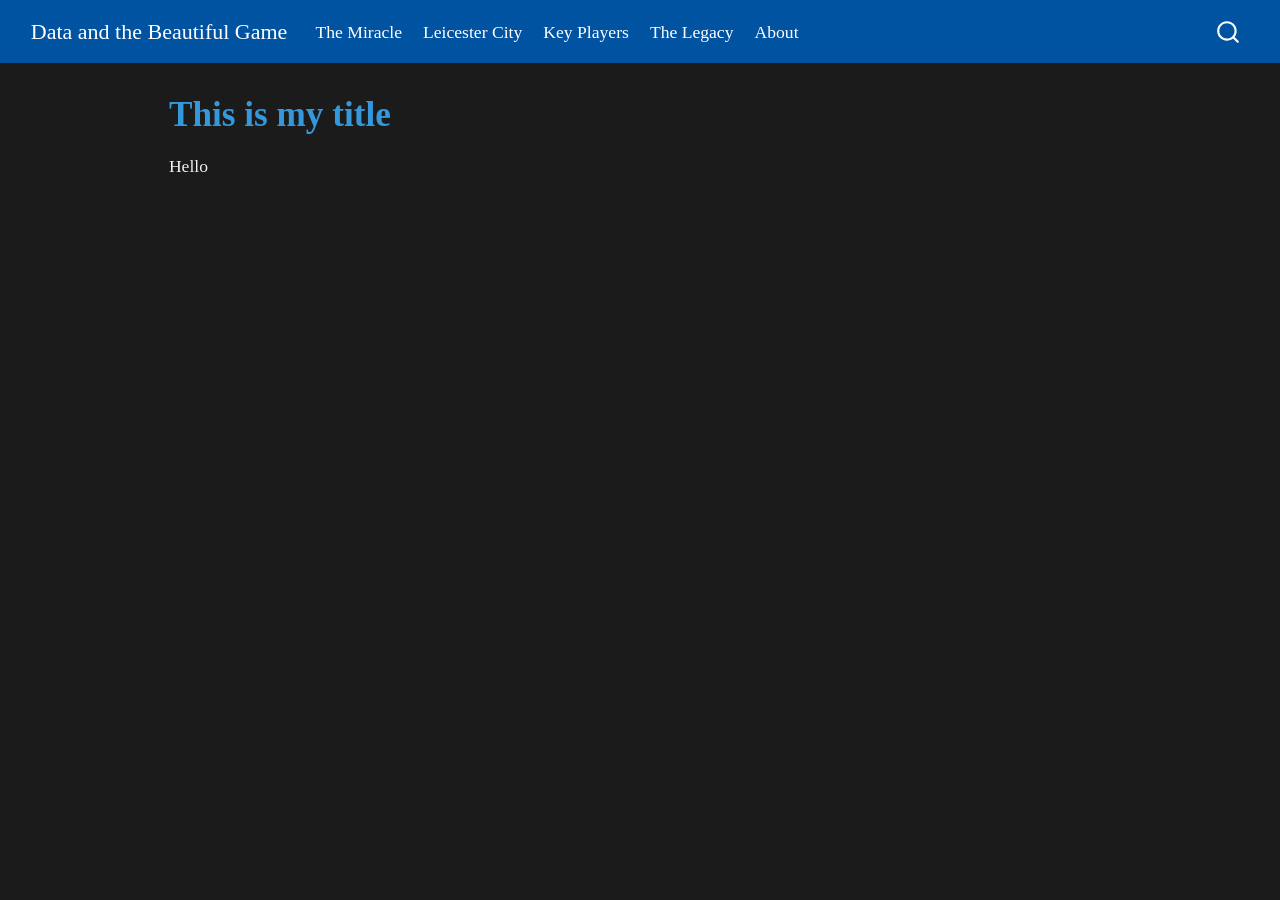
<file: manchesterunited.html>
<!DOCTYPE html>
<html xmlns="http://www.w3.org/1999/xhtml" lang="en" xml:lang="en"><head>

<meta charset="utf-8">
<meta name="generator" content="quarto-1.7.32">

<meta name="viewport" content="width=device-width, initial-scale=1.0, user-scalable=yes">


<title>This is my title – Data and the Beautiful Game</title>
<style>
code{white-space: pre-wrap;}
span.smallcaps{font-variant: small-caps;}
div.columns{display: flex; gap: min(4vw, 1.5em);}
div.column{flex: auto; overflow-x: auto;}
div.hanging-indent{margin-left: 1.5em; text-indent: -1.5em;}
ul.task-list{list-style: none;}
ul.task-list li input[type="checkbox"] {
  width: 0.8em;
  margin: 0 0.8em 0.2em -1em; /* quarto-specific, see https://github.com/quarto-dev/quarto-cli/issues/4556 */ 
  vertical-align: middle;
}
</style>


<script src="site_libs/quarto-nav/quarto-nav.js"></script>
<script src="site_libs/quarto-nav/headroom.min.js"></script>
<script src="site_libs/clipboard/clipboard.min.js"></script>
<script src="site_libs/quarto-search/autocomplete.umd.js"></script>
<script src="site_libs/quarto-search/fuse.min.js"></script>
<script src="site_libs/quarto-search/quarto-search.js"></script>
<meta name="quarto:offset" content="./">
<script src="site_libs/quarto-html/quarto.js" type="module"></script>
<script src="site_libs/quarto-html/tabsets/tabsets.js" type="module"></script>
<script src="site_libs/quarto-html/popper.min.js"></script>
<script src="site_libs/quarto-html/tippy.umd.min.js"></script>
<script src="site_libs/quarto-html/anchor.min.js"></script>
<link href="site_libs/quarto-html/tippy.css" rel="stylesheet">
<link href="site_libs/quarto-html/quarto-syntax-highlighting-dark-2fef5ea3f8957b3e4ecc936fc74692ca.css" rel="stylesheet" id="quarto-text-highlighting-styles">
<script src="site_libs/bootstrap/bootstrap.min.js"></script>
<link href="site_libs/bootstrap/bootstrap-icons.css" rel="stylesheet">
<link href="site_libs/bootstrap/bootstrap-27c6b576c805509423db8bed79d89eeb.min.css" rel="stylesheet" append-hash="true" id="quarto-bootstrap" data-mode="dark">
<script id="quarto-search-options" type="application/json">{
  "location": "navbar",
  "copy-button": false,
  "collapse-after": 3,
  "panel-placement": "end",
  "type": "overlay",
  "limit": 50,
  "keyboard-shortcut": [
    "f",
    "/",
    "s"
  ],
  "show-item-context": false,
  "language": {
    "search-no-results-text": "No results",
    "search-matching-documents-text": "matching documents",
    "search-copy-link-title": "Copy link to search",
    "search-hide-matches-text": "Hide additional matches",
    "search-more-match-text": "more match in this document",
    "search-more-matches-text": "more matches in this document",
    "search-clear-button-title": "Clear",
    "search-text-placeholder": "",
    "search-detached-cancel-button-title": "Cancel",
    "search-submit-button-title": "Submit",
    "search-label": "Search"
  }
}</script>


<link rel="stylesheet" href="styles.css">
</head>

<body class="nav-fixed quarto-light">

<div id="quarto-search-results"></div>
  <header id="quarto-header" class="headroom fixed-top">
    <nav class="navbar navbar-expand-lg " data-bs-theme="dark">
      <div class="navbar-container container-fluid">
      <div class="navbar-brand-container mx-auto">
    <a class="navbar-brand" href="./index.html">
    <span class="navbar-title">Data and the Beautiful Game</span>
    </a>
  </div>
            <div id="quarto-search" class="" title="Search"></div>
          <button class="navbar-toggler" type="button" data-bs-toggle="collapse" data-bs-target="#navbarCollapse" aria-controls="navbarCollapse" role="menu" aria-expanded="false" aria-label="Toggle navigation" onclick="if (window.quartoToggleHeadroom) { window.quartoToggleHeadroom(); }">
  <span class="navbar-toggler-icon"></span>
</button>
          <div class="collapse navbar-collapse" id="navbarCollapse">
            <ul class="navbar-nav navbar-nav-scroll me-auto">
  <li class="nav-item">
    <a class="nav-link" href="./index.html"> 
<span class="menu-text">The Miracle</span></a>
  </li>  
  <li class="nav-item">
    <a class="nav-link" href="./leicestercity.html"> 
<span class="menu-text">Leicester City</span></a>
  </li>  
  <li class="nav-item">
    <a class="nav-link" href="./keyplayers.html"> 
<span class="menu-text">Key Players</span></a>
  </li>  
  <li class="nav-item">
    <a class="nav-link" href="./legacy.html"> 
<span class="menu-text">The Legacy</span></a>
  </li>  
  <li class="nav-item">
    <a class="nav-link" href="./about.html"> 
<span class="menu-text">About</span></a>
  </li>  
</ul>
          </div> <!-- /navcollapse -->
            <div class="quarto-navbar-tools">
</div>
      </div> <!-- /container-fluid -->
    </nav>
</header>
<!-- content -->
<div id="quarto-content" class="quarto-container page-columns page-rows-contents page-layout-article page-navbar">
<!-- sidebar -->
<!-- margin-sidebar -->
    <div id="quarto-margin-sidebar" class="sidebar margin-sidebar zindex-bottom">
        
    </div>
<!-- main -->
<main class="content" id="quarto-document-content">

<header id="title-block-header" class="quarto-title-block default">
<div class="quarto-title">
<h1 class="title">This is my title</h1>
</div>



<div class="quarto-title-meta">

    
  
    
  </div>
  


</header>


<p>Hello</p>



</main> <!-- /main -->
<script id="quarto-html-after-body" type="application/javascript">
  window.document.addEventListener("DOMContentLoaded", function (event) {
    const icon = "";
    const anchorJS = new window.AnchorJS();
    anchorJS.options = {
      placement: 'right',
      icon: icon
    };
    anchorJS.add('.anchored');
    const isCodeAnnotation = (el) => {
      for (const clz of el.classList) {
        if (clz.startsWith('code-annotation-')) {                     
          return true;
        }
      }
      return false;
    }
    const onCopySuccess = function(e) {
      // button target
      const button = e.trigger;
      // don't keep focus
      button.blur();
      // flash "checked"
      button.classList.add('code-copy-button-checked');
      var currentTitle = button.getAttribute("title");
      button.setAttribute("title", "Copied!");
      let tooltip;
      if (window.bootstrap) {
        button.setAttribute("data-bs-toggle", "tooltip");
        button.setAttribute("data-bs-placement", "left");
        button.setAttribute("data-bs-title", "Copied!");
        tooltip = new bootstrap.Tooltip(button, 
          { trigger: "manual", 
            customClass: "code-copy-button-tooltip",
            offset: [0, -8]});
        tooltip.show();    
      }
      setTimeout(function() {
        if (tooltip) {
          tooltip.hide();
          button.removeAttribute("data-bs-title");
          button.removeAttribute("data-bs-toggle");
          button.removeAttribute("data-bs-placement");
        }
        button.setAttribute("title", currentTitle);
        button.classList.remove('code-copy-button-checked');
      }, 1000);
      // clear code selection
      e.clearSelection();
    }
    const getTextToCopy = function(trigger) {
        const codeEl = trigger.previousElementSibling.cloneNode(true);
        for (const childEl of codeEl.children) {
          if (isCodeAnnotation(childEl)) {
            childEl.remove();
          }
        }
        return codeEl.innerText;
    }
    const clipboard = new window.ClipboardJS('.code-copy-button:not([data-in-quarto-modal])', {
      text: getTextToCopy
    });
    clipboard.on('success', onCopySuccess);
    if (window.document.getElementById('quarto-embedded-source-code-modal')) {
      const clipboardModal = new window.ClipboardJS('.code-copy-button[data-in-quarto-modal]', {
        text: getTextToCopy,
        container: window.document.getElementById('quarto-embedded-source-code-modal')
      });
      clipboardModal.on('success', onCopySuccess);
    }
      var localhostRegex = new RegExp(/^(?:http|https):\/\/localhost\:?[0-9]*\//);
      var mailtoRegex = new RegExp(/^mailto:/);
        var filterRegex = new RegExp("https:\/\/pjsimmy11-cmd\.github\.io\/soccerproject\/");
      var isInternal = (href) => {
          return filterRegex.test(href) || localhostRegex.test(href) || mailtoRegex.test(href);
      }
      // Inspect non-navigation links and adorn them if external
     var links = window.document.querySelectorAll('a[href]:not(.nav-link):not(.navbar-brand):not(.toc-action):not(.sidebar-link):not(.sidebar-item-toggle):not(.pagination-link):not(.no-external):not([aria-hidden]):not(.dropdown-item):not(.quarto-navigation-tool):not(.about-link)');
      for (var i=0; i<links.length; i++) {
        const link = links[i];
        if (!isInternal(link.href)) {
          // undo the damage that might have been done by quarto-nav.js in the case of
          // links that we want to consider external
          if (link.dataset.originalHref !== undefined) {
            link.href = link.dataset.originalHref;
          }
        }
      }
    function tippyHover(el, contentFn, onTriggerFn, onUntriggerFn) {
      const config = {
        allowHTML: true,
        maxWidth: 500,
        delay: 100,
        arrow: false,
        appendTo: function(el) {
            return el.parentElement;
        },
        interactive: true,
        interactiveBorder: 10,
        theme: 'quarto',
        placement: 'bottom-start',
      };
      if (contentFn) {
        config.content = contentFn;
      }
      if (onTriggerFn) {
        config.onTrigger = onTriggerFn;
      }
      if (onUntriggerFn) {
        config.onUntrigger = onUntriggerFn;
      }
      window.tippy(el, config); 
    }
    const noterefs = window.document.querySelectorAll('a[role="doc-noteref"]');
    for (var i=0; i<noterefs.length; i++) {
      const ref = noterefs[i];
      tippyHover(ref, function() {
        // use id or data attribute instead here
        let href = ref.getAttribute('data-footnote-href') || ref.getAttribute('href');
        try { href = new URL(href).hash; } catch {}
        const id = href.replace(/^#\/?/, "");
        const note = window.document.getElementById(id);
        if (note) {
          return note.innerHTML;
        } else {
          return "";
        }
      });
    }
    const xrefs = window.document.querySelectorAll('a.quarto-xref');
    const processXRef = (id, note) => {
      // Strip column container classes
      const stripColumnClz = (el) => {
        el.classList.remove("page-full", "page-columns");
        if (el.children) {
          for (const child of el.children) {
            stripColumnClz(child);
          }
        }
      }
      stripColumnClz(note)
      if (id === null || id.startsWith('sec-')) {
        // Special case sections, only their first couple elements
        const container = document.createElement("div");
        if (note.children && note.children.length > 2) {
          container.appendChild(note.children[0].cloneNode(true));
          for (let i = 1; i < note.children.length; i++) {
            const child = note.children[i];
            if (child.tagName === "P" && child.innerText === "") {
              continue;
            } else {
              container.appendChild(child.cloneNode(true));
              break;
            }
          }
          if (window.Quarto?.typesetMath) {
            window.Quarto.typesetMath(container);
          }
          return container.innerHTML
        } else {
          if (window.Quarto?.typesetMath) {
            window.Quarto.typesetMath(note);
          }
          return note.innerHTML;
        }
      } else {
        // Remove any anchor links if they are present
        const anchorLink = note.querySelector('a.anchorjs-link');
        if (anchorLink) {
          anchorLink.remove();
        }
        if (window.Quarto?.typesetMath) {
          window.Quarto.typesetMath(note);
        }
        if (note.classList.contains("callout")) {
          return note.outerHTML;
        } else {
          return note.innerHTML;
        }
      }
    }
    for (var i=0; i<xrefs.length; i++) {
      const xref = xrefs[i];
      tippyHover(xref, undefined, function(instance) {
        instance.disable();
        let url = xref.getAttribute('href');
        let hash = undefined; 
        if (url.startsWith('#')) {
          hash = url;
        } else {
          try { hash = new URL(url).hash; } catch {}
        }
        if (hash) {
          const id = hash.replace(/^#\/?/, "");
          const note = window.document.getElementById(id);
          if (note !== null) {
            try {
              const html = processXRef(id, note.cloneNode(true));
              instance.setContent(html);
            } finally {
              instance.enable();
              instance.show();
            }
          } else {
            // See if we can fetch this
            fetch(url.split('#')[0])
            .then(res => res.text())
            .then(html => {
              const parser = new DOMParser();
              const htmlDoc = parser.parseFromString(html, "text/html");
              const note = htmlDoc.getElementById(id);
              if (note !== null) {
                const html = processXRef(id, note);
                instance.setContent(html);
              } 
            }).finally(() => {
              instance.enable();
              instance.show();
            });
          }
        } else {
          // See if we can fetch a full url (with no hash to target)
          // This is a special case and we should probably do some content thinning / targeting
          fetch(url)
          .then(res => res.text())
          .then(html => {
            const parser = new DOMParser();
            const htmlDoc = parser.parseFromString(html, "text/html");
            const note = htmlDoc.querySelector('main.content');
            if (note !== null) {
              // This should only happen for chapter cross references
              // (since there is no id in the URL)
              // remove the first header
              if (note.children.length > 0 && note.children[0].tagName === "HEADER") {
                note.children[0].remove();
              }
              const html = processXRef(null, note);
              instance.setContent(html);
            } 
          }).finally(() => {
            instance.enable();
            instance.show();
          });
        }
      }, function(instance) {
      });
    }
        let selectedAnnoteEl;
        const selectorForAnnotation = ( cell, annotation) => {
          let cellAttr = 'data-code-cell="' + cell + '"';
          let lineAttr = 'data-code-annotation="' +  annotation + '"';
          const selector = 'span[' + cellAttr + '][' + lineAttr + ']';
          return selector;
        }
        const selectCodeLines = (annoteEl) => {
          const doc = window.document;
          const targetCell = annoteEl.getAttribute("data-target-cell");
          const targetAnnotation = annoteEl.getAttribute("data-target-annotation");
          const annoteSpan = window.document.querySelector(selectorForAnnotation(targetCell, targetAnnotation));
          const lines = annoteSpan.getAttribute("data-code-lines").split(",");
          const lineIds = lines.map((line) => {
            return targetCell + "-" + line;
          })
          let top = null;
          let height = null;
          let parent = null;
          if (lineIds.length > 0) {
              //compute the position of the single el (top and bottom and make a div)
              const el = window.document.getElementById(lineIds[0]);
              top = el.offsetTop;
              height = el.offsetHeight;
              parent = el.parentElement.parentElement;
            if (lineIds.length > 1) {
              const lastEl = window.document.getElementById(lineIds[lineIds.length - 1]);
              const bottom = lastEl.offsetTop + lastEl.offsetHeight;
              height = bottom - top;
            }
            if (top !== null && height !== null && parent !== null) {
              // cook up a div (if necessary) and position it 
              let div = window.document.getElementById("code-annotation-line-highlight");
              if (div === null) {
                div = window.document.createElement("div");
                div.setAttribute("id", "code-annotation-line-highlight");
                div.style.position = 'absolute';
                parent.appendChild(div);
              }
              div.style.top = top - 2 + "px";
              div.style.height = height + 4 + "px";
              div.style.left = 0;
              let gutterDiv = window.document.getElementById("code-annotation-line-highlight-gutter");
              if (gutterDiv === null) {
                gutterDiv = window.document.createElement("div");
                gutterDiv.setAttribute("id", "code-annotation-line-highlight-gutter");
                gutterDiv.style.position = 'absolute';
                const codeCell = window.document.getElementById(targetCell);
                const gutter = codeCell.querySelector('.code-annotation-gutter');
                gutter.appendChild(gutterDiv);
              }
              gutterDiv.style.top = top - 2 + "px";
              gutterDiv.style.height = height + 4 + "px";
            }
            selectedAnnoteEl = annoteEl;
          }
        };
        const unselectCodeLines = () => {
          const elementsIds = ["code-annotation-line-highlight", "code-annotation-line-highlight-gutter"];
          elementsIds.forEach((elId) => {
            const div = window.document.getElementById(elId);
            if (div) {
              div.remove();
            }
          });
          selectedAnnoteEl = undefined;
        };
          // Handle positioning of the toggle
      window.addEventListener(
        "resize",
        throttle(() => {
          elRect = undefined;
          if (selectedAnnoteEl) {
            selectCodeLines(selectedAnnoteEl);
          }
        }, 10)
      );
      function throttle(fn, ms) {
      let throttle = false;
      let timer;
        return (...args) => {
          if(!throttle) { // first call gets through
              fn.apply(this, args);
              throttle = true;
          } else { // all the others get throttled
              if(timer) clearTimeout(timer); // cancel #2
              timer = setTimeout(() => {
                fn.apply(this, args);
                timer = throttle = false;
              }, ms);
          }
        };
      }
        // Attach click handler to the DT
        const annoteDls = window.document.querySelectorAll('dt[data-target-cell]');
        for (const annoteDlNode of annoteDls) {
          annoteDlNode.addEventListener('click', (event) => {
            const clickedEl = event.target;
            if (clickedEl !== selectedAnnoteEl) {
              unselectCodeLines();
              const activeEl = window.document.querySelector('dt[data-target-cell].code-annotation-active');
              if (activeEl) {
                activeEl.classList.remove('code-annotation-active');
              }
              selectCodeLines(clickedEl);
              clickedEl.classList.add('code-annotation-active');
            } else {
              // Unselect the line
              unselectCodeLines();
              clickedEl.classList.remove('code-annotation-active');
            }
          });
        }
    const findCites = (el) => {
      const parentEl = el.parentElement;
      if (parentEl) {
        const cites = parentEl.dataset.cites;
        if (cites) {
          return {
            el,
            cites: cites.split(' ')
          };
        } else {
          return findCites(el.parentElement)
        }
      } else {
        return undefined;
      }
    };
    var bibliorefs = window.document.querySelectorAll('a[role="doc-biblioref"]');
    for (var i=0; i<bibliorefs.length; i++) {
      const ref = bibliorefs[i];
      const citeInfo = findCites(ref);
      if (citeInfo) {
        tippyHover(citeInfo.el, function() {
          var popup = window.document.createElement('div');
          citeInfo.cites.forEach(function(cite) {
            var citeDiv = window.document.createElement('div');
            citeDiv.classList.add('hanging-indent');
            citeDiv.classList.add('csl-entry');
            var biblioDiv = window.document.getElementById('ref-' + cite);
            if (biblioDiv) {
              citeDiv.innerHTML = biblioDiv.innerHTML;
            }
            popup.appendChild(citeDiv);
          });
          return popup.innerHTML;
        });
      }
    }
  });
  </script>
</div> <!-- /content -->




</body></html>
</file>
<file: site_libs/quarto-html/tippy.css>
.tippy-box[data-animation=fade][data-state=hidden]{opacity:0}[data-tippy-root]{max-width:calc(100vw - 10px)}.tippy-box{position:relative;background-color:#333;color:#fff;border-radius:4px;font-size:14px;line-height:1.4;white-space:normal;outline:0;transition-property:transform,visibility,opacity}.tippy-box[data-placement^=top]>.tippy-arrow{bottom:0}.tippy-box[data-placement^=top]>.tippy-arrow:before{bottom:-7px;left:0;border-width:8px 8px 0;border-top-color:initial;transform-origin:center top}.tippy-box[data-placement^=bottom]>.tippy-arrow{top:0}.tippy-box[data-placement^=bottom]>.tippy-arrow:before{top:-7px;left:0;border-width:0 8px 8px;border-bottom-color:initial;transform-origin:center bottom}.tippy-box[data-placement^=left]>.tippy-arrow{right:0}.tippy-box[data-placement^=left]>.tippy-arrow:before{border-width:8px 0 8px 8px;border-left-color:initial;right:-7px;transform-origin:center left}.tippy-box[data-placement^=right]>.tippy-arrow{left:0}.tippy-box[data-placement^=right]>.tippy-arrow:before{left:-7px;border-width:8px 8px 8px 0;border-right-color:initial;transform-origin:center right}.tippy-box[data-inertia][data-state=visible]{transition-timing-function:cubic-bezier(.54,1.5,.38,1.11)}.tippy-arrow{width:16px;height:16px;color:#333}.tippy-arrow:before{content:"";position:absolute;border-color:transparent;border-style:solid}.tippy-content{position:relative;padding:5px 9px;z-index:1}
</file>
<file: site_libs/quarto-html/quarto-syntax-highlighting-dark-2fef5ea3f8957b3e4ecc936fc74692ca.css>
/* quarto syntax highlight colors */
:root {
  --quarto-hl-al-color: #f07178;
  --quarto-hl-an-color: #d4d0ab;
  --quarto-hl-at-color: #00e0e0;
  --quarto-hl-bn-color: #d4d0ab;
  --quarto-hl-bu-color: #abe338;
  --quarto-hl-ch-color: #abe338;
  --quarto-hl-co-color: #f8f8f2;
  --quarto-hl-cv-color: #ffd700;
  --quarto-hl-cn-color: #ffd700;
  --quarto-hl-cf-color: #ffa07a;
  --quarto-hl-dt-color: #ffa07a;
  --quarto-hl-dv-color: #d4d0ab;
  --quarto-hl-do-color: #f8f8f2;
  --quarto-hl-er-color: #f07178;
  --quarto-hl-ex-color: #00e0e0;
  --quarto-hl-fl-color: #d4d0ab;
  --quarto-hl-fu-color: #ffa07a;
  --quarto-hl-im-color: #abe338;
  --quarto-hl-in-color: #d4d0ab;
  --quarto-hl-kw-color: #ffa07a;
  --quarto-hl-op-color: #ffa07a;
  --quarto-hl-ot-color: #00e0e0;
  --quarto-hl-pp-color: #dcc6e0;
  --quarto-hl-re-color: #00e0e0;
  --quarto-hl-sc-color: #abe338;
  --quarto-hl-ss-color: #abe338;
  --quarto-hl-st-color: #abe338;
  --quarto-hl-va-color: #00e0e0;
  --quarto-hl-vs-color: #abe338;
  --quarto-hl-wa-color: #dcc6e0;
}

/* other quarto variables */
:root {
  --quarto-font-monospace: SFMono-Regular, Menlo, Monaco, Consolas, "Liberation Mono", "Courier New", monospace;
}

/* syntax highlight based on Pandoc's rules */
pre > code.sourceCode > span {
  color: #f8f8f2;
}

code.sourceCode > span {
  color: #f8f8f2;
}

div.sourceCode,
div.sourceCode pre.sourceCode {
  color: #f8f8f2;
}

/* Normal */
code span {
  color: #f8f8f2;
}

/* Alert */
code span.al {
  color: #f07178;
}

/* Annotation */
code span.an {
  color: #d4d0ab;
}

/* Attribute */
code span.at {
  color: #00e0e0;
}

/* BaseN */
code span.bn {
  color: #d4d0ab;
}

/* BuiltIn */
code span.bu {
  color: #abe338;
}

/* ControlFlow */
code span.cf {
  font-weight: bold;
  color: #ffa07a;
}

/* Char */
code span.ch {
  color: #abe338;
}

/* Constant */
code span.cn {
  color: #ffd700;
}

/* Comment */
code span.co {
  font-style: italic;
  color: #f8f8f2;
}

/* CommentVar */
code span.cv {
  color: #ffd700;
}

/* Documentation */
code span.do {
  color: #f8f8f2;
}

/* DataType */
code span.dt {
  color: #ffa07a;
}

/* DecVal */
code span.dv {
  color: #d4d0ab;
}

/* Error */
code span.er {
  color: #f07178;
  text-decoration: underline;
}

/* Extension */
code span.ex {
  font-weight: bold;
  color: #00e0e0;
}

/* Float */
code span.fl {
  color: #d4d0ab;
}

/* Function */
code span.fu {
  color: #ffa07a;
}

/* Import */
code span.im {
  color: #abe338;
}

/* Information */
code span.in {
  color: #d4d0ab;
}

/* Keyword */
code span.kw {
  font-weight: bold;
  color: #ffa07a;
}

/* Operator */
code span.op {
  color: #ffa07a;
}

/* Other */
code span.ot {
  color: #00e0e0;
}

/* Preprocessor */
code span.pp {
  color: #dcc6e0;
}

/* RegionMarker */
code span.re {
  background-color: #f8f8f2;
  color: #00e0e0;
}

/* SpecialChar */
code span.sc {
  color: #abe338;
}

/* SpecialString */
code span.ss {
  color: #abe338;
}

/* String */
code span.st {
  color: #abe338;
}

/* Variable */
code span.va {
  color: #00e0e0;
}

/* VerbatimString */
code span.vs {
  color: #abe338;
}

/* Warning */
code span.wa {
  color: #dcc6e0;
}

.prevent-inlining {
  content: "</";
}

/*# sourceMappingURL=9d1c423767af11a14e59cf8ecfea55bb.css.map */
</file>
<file: site_libs/htmltools-fill-0.5.9/fill.css>
@layer htmltools {
  .html-fill-container {
    display: flex;
    flex-direction: column;
    /* Prevent the container from expanding vertically or horizontally beyond its
    parent's constraints. */
    min-height: 0;
    min-width: 0;
  }
  .html-fill-container > .html-fill-item {
    /* Fill items can grow and shrink freely within
    available vertical space in fillable container */
    flex: 1 1 auto;
    min-height: 0;
    min-width: 0;
  }
  .html-fill-container > :not(.html-fill-item) {
    /* Prevent shrinking or growing of non-fill items */
    flex: 0 0 auto;
  }
}
</file>
<file: site_libs/plotly-htmlwidgets-css-2.11.1/plotly-htmlwidgets.css>
/*
just here so that plotly works
correctly with ioslides.
see https://github.com/ropensci/plotly/issues/463
*/

slide:not(.current) .plotly.html-widget{
  display: none;
}
</file>
<file: styles.css>
/* css styles */
/* Make the headers (H1, H2) Leicester Blue */
h1, h2, h3 {
  color: #3498db !important; /* A lighter blue to pop against the dark background */
  font-weight: bold;
}

/* Make the plot captions lighter so they are readable */
figure figcaption {
  color: #cccccc;
  font-style: italic;
}

/* Add a cool glow to your code blocks */
pre {
  border: 1px solid #0053a0;
  background-color: #222222;
}
</file>
<file: site_libs/crosstalk-1.2.2/css/crosstalk.min.css>
.container-fluid.crosstalk-bscols{margin-left:-30px;margin-right:-30px;white-space:normal}body>.container-fluid.crosstalk-bscols{margin-left:auto;margin-right:auto}.crosstalk-input-checkboxgroup .crosstalk-options-group .crosstalk-options-column{display:inline-block;padding-right:12px;vertical-align:top}@media only screen and (max-width: 480px){.crosstalk-input-checkboxgroup .crosstalk-options-group .crosstalk-options-column{display:block;padding-right:inherit}}.crosstalk-input{margin-bottom:15px}.crosstalk-input .control-label{margin-bottom:0;vertical-align:middle}.crosstalk-input input[type="checkbox"]{margin:4px 0 0;margin-top:1px;line-height:normal}.crosstalk-input .checkbox{position:relative;display:block;margin-top:10px;margin-bottom:10px}.crosstalk-input .checkbox>label{padding-left:20px;margin-bottom:0;font-weight:400;cursor:pointer}.crosstalk-input .checkbox input[type="checkbox"],.crosstalk-input .checkbox-inline input[type="checkbox"]{position:absolute;margin-top:2px;margin-left:-20px}.crosstalk-input .checkbox+.checkbox{margin-top:-5px}.crosstalk-input .checkbox-inline{position:relative;display:inline-block;padding-left:20px;margin-bottom:0;font-weight:400;vertical-align:middle;cursor:pointer}.crosstalk-input .checkbox-inline+.checkbox-inline{margin-top:0;margin-left:10px}
</file>
